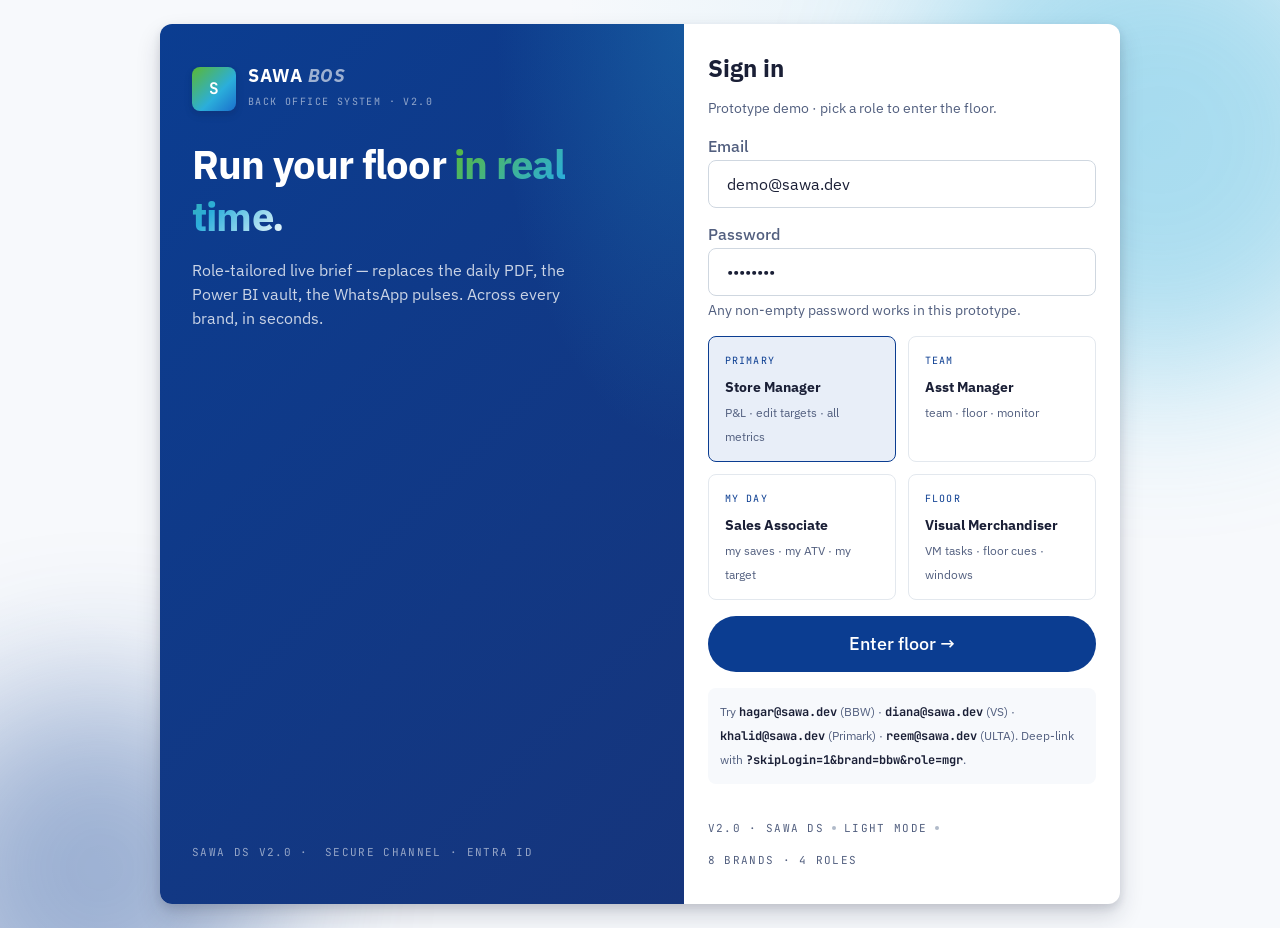
<file: index.html>
<!doctype html>
<html lang="en">
<head>
<meta charset="utf-8">
<meta name="viewport" content="width=device-width, initial-scale=1, viewport-fit=cover">
<title>SAWA BOS · v2.0 · Sawa DS</title>
<meta name="theme-color" content="#0B3D91">
<meta name="description" content="SAWA Back Office System · prototype v2.0 · rebuilt on the Sawa Design System v2.0 (Navy/Sky/Status/Neutral). Light mode. Single-file demo · 8 brands · 4 roles.">

<link rel="preconnect" href="https://fonts.googleapis.com">
<link rel="preconnect" href="https://fonts.gstatic.com" crossorigin>
<link href="https://fonts.googleapis.com/css2?family=IBM+Plex+Sans:wght@400;500;700&family=JetBrains+Mono:wght@400;500&display=swap" rel="stylesheet">

<style>
/* ════════════════════════════════════════════════════════════════════════
   SAWA Design System v2.0 — single-file CSS implementation
   Owner of source DS: Syed Zaheeruddin   ·   Light-mode build
   Architecture: Tier 1 primitives → Tier 2 semantic → Tier 3 component → Tier 4 brand-preserved
   ──────────────────────────────────────────────────────────────────────── */

/* ─── Tier 1 · Global primitives (raw hex, the only place hex is defined) ── */
:root {
  /* Primary (navy) */
  --p-primary:                   #0B3D91;
  --p-primary-30:                #7896C8;
  --p-primary-10:                #E8EEF8;
  --p-primary-hover:             #1A6FCC;
  --p-primary-pressed:           #082E70;

  /* Secondary (sky / info) */
  --p-secondary:                 #2BAEDB;
  --p-secondary-30:              #90D8F0;
  --p-secondary-10:              #E0F3FB;

  /* Service · status */
  --p-grass:                     #1FA84A;
  --p-grass-30:                  #90D2A4;
  --p-grass-10:                  #E6F4EB;
  --p-berry:                     #CF2A2A;
  --p-berry-30:                  #E89595;
  --p-berry-10:                  #FBE9E9;
  --p-amber:                     #C77800;
  --p-amber-30:                  #E5BC80;
  --p-amber-10:                  #FBF1DC;

  /* Neutral · cool-tinted greys (temperature-matched to navy) */
  --p-dark-grey:                 #1A1F36;
  --p-grey-80:                   #3F4A66;
  --p-grey-60:                   #525F7F;
  --p-grey-20:                   #8898AA;
  --p-grey-15:                   #B0BAC9;
  --p-grey-10:                   #CFD7E0;
  --p-grey-5:                    #F1F4F9;
  --p-divider:                   #E3E8EE;
  --p-white:                     #FFFFFF;
  --p-black:                     #000000;

  /* ─── Tier 2 · Semantic anchors (Light mode) ─── */
  --text-primary:                var(--p-dark-grey);
  --text-secondary:              var(--p-grey-60);
  --text-label:                  var(--p-grey-60);
  --text-placeholder:            var(--p-grey-15);
  --text-accent:                 var(--p-primary);
  --text-valid:                  var(--p-grass);
  --text-invalid:                var(--p-berry);
  --text-disabled:               var(--p-grey-15);
  --text-readonly:               var(--p-grey-20);
  --text-on-primary:             var(--p-white);

  --bg-1:                        var(--p-white);
  --bg-2:                        #F7F9FC;
  --bg-3:                        var(--p-primary-10);
  --bg-4:                        var(--p-secondary-10);
  --bg-5:                        var(--p-primary);
  --bg-canvas:                   #F7F9FC;
  --bg-sidebar:                  #FBFCFD;
  --bg-subtle:                   var(--p-grey-5);

  /* ─── Tier 3 · Component tokens ─── */
  --btn-primary-default:         var(--p-primary);
  --btn-primary-hover:            var(--p-primary-hover);
  --btn-primary-pressed:         var(--p-primary-pressed);
  --btn-primary-disabled:        var(--p-grey-15);
  --btn-secondary-stroke:        var(--p-primary);
  --btn-tertiary-hover-fill:     var(--p-grey-5);
  --btn-destructive:             var(--p-berry);

  --ctrl-active:                 var(--p-primary);
  --ctrl-active-hover:           var(--p-primary-30);
  --ctrl-active-disabled:        var(--p-grey-10);
  --ctrl-inactive:               var(--p-grey-10);

  --input-stroke:                var(--p-grey-10);
  --input-stroke-hover:          var(--p-grey-20);
  --input-stroke-focus:          var(--p-primary);
  --divider:                     var(--p-divider);

  /* Notifications · banner backgrounds */
  --notif-info:                  var(--p-primary-10);
  --notif-positive:              var(--p-grass-10);
  --notif-negative:              var(--p-berry-10);
  --notif-warning:               var(--p-amber-10);

  /* Chips · tags (Element/Chips/Actionable/Hover Str. interpreted) */
  --chip-bg:                     var(--p-grey-5);
  --chip-text:                   var(--p-grey-60);
  --chip-selected-bg:            var(--p-primary-10);
  --chip-selected-text:          var(--p-primary);
  --chip-actionable-hover:       #E3EAF5;

  /* ─── Tier 4 · Brand-preserved (no mode change, no Global consumption) ─── */
  --aura:                        #E71E6E;
  --aura-tier-2:                 #1175ED;
  --aura-tier-3:                 #662483;
  --alshaya-blue:                #28579E;
  --loyalty-hello:               #FEF1E8;
  --loyalty-silver:              #BDBDBD;
  --loyalty-gold:                #F3C41F;
  --loyalty-platinum:            #676E7A;
  --facebook:                    #1876F2;

  /* Sanctioned brand gradient (logo + Web sidebar active rail + progress) */
  --gradient-brand:              linear-gradient(135deg, #5BB833 0%, #2BAEDB 60%, #1A6FCC 100%);

  /* ─── Foundations · spacing (4pt grid) ─── */
  --space-0:                     0;
  --space-1:                     4px;
  --space-2:                     8px;
  --space-3:                     12px;
  --space-4:                     16px;
  --space-5:                     20px;
  --space-6:                     24px;
  --space-8:                     32px;
  --space-10:                    40px;
  --space-12:                    48px;

  /* ─── Foundations · radius ─── */
  --radius-none:                 0;
  --radius-sm:                   4px;
  --radius-md:                   8px;     /* default */
  --radius-lg:                   12px;
  --radius-pill:                 999px;   /* all buttons & toggles */

  /* ─── Foundations · elevation (navy-tinted real shadows) ─── */
  --elevation-0:                 none;
  --elevation-1:                 0 1px 2px rgba(26,31,54,.08), 0 1px 3px rgba(26,31,54,.10);
  --elevation-2:                 0 2px 4px rgba(26,31,54,.10), 0 4px 8px rgba(26,31,54,.12);
  --elevation-3:                 0 4px 8px rgba(26,31,54,.12), 0 12px 24px rgba(26,31,54,.16);
  --elevation-4:                 0 8px 16px rgba(26,31,54,.16), 0 24px 48px rgba(26,31,54,.20);

  /* ─── Foundations · motion ─── */
  --motion-fast:                 120ms;
  --motion-base:                 200ms;
  --motion-slow:                 320ms;
  --motion-ease:                 cubic-bezier(.2,.7,.3,1);

  /* ─── Foundations · focus ring ─── */
  --focus-ring-color:            var(--p-primary);
  --focus-ring-width:            2px;
  --focus-ring-offset:           2px;

  /* ─── Typography variables ─── */
  --font-sans:                   'IBM Plex Sans', system-ui, -apple-system, "Segoe UI", Roboto, sans-serif;
  --font-mono:                   'JetBrains Mono', ui-monospace, SFMono-Regular, Menlo, Consolas, monospace;
  --weight-regular:              400;
  --weight-medium:               500;
  --weight-bold:                 700;

  /* Brand accent (Tier 4 brand-preserved swap per brand) ── default AME (navy) */
  --brand-accent:                var(--p-primary);
  --brand-accent-soft:           var(--p-primary-10);
}

/* ─── Brand-preserved tints (one per brand · do NOT bleed into status) ─── */
body.brand-ame      { --brand-accent: #1F3B73; --brand-accent-soft: #E8EEF8; }
body.brand-bbw      { --brand-accent: var(--aura); --brand-accent-soft: #FCE4EE; }
body.brand-hm       { --brand-accent: #BE2424; --brand-accent-soft: #FBEAEA; }
body.brand-vs       { --brand-accent: #2A0F1A; --brand-accent-soft: #F5E1EA; }
body.brand-cos      { --brand-accent: #1A1A1A; --brand-accent-soft: #EFEDE9; }
body.brand-ct       { --brand-accent: #8B1B3E; --brand-accent-soft: #F8E3EB; }
body.brand-primark  { --brand-accent: #0F6B4E; --brand-accent-soft: #E3F1EA; }
body.brand-ulta     { --brand-accent: #007C77; --brand-accent-soft: #DDEFEE; }

/* ════════════════════════════════════════════════════════════════════════
   Reset + base
   ──────────────────────────────────────────────────────────────────────── */
*, *::before, *::after { box-sizing: border-box; }
html, body { margin: 0; padding: 0; }
html { -webkit-text-size-adjust: 100%; }
body {
  background: var(--bg-canvas);
  color: var(--text-primary);
  font-family: var(--font-sans);
  font-weight: var(--weight-regular);
  font-size: 16px;
  line-height: 24px;           /* paragraph.md default */
  -webkit-font-smoothing: antialiased;
  text-rendering: optimizeLegibility;
}
button, input, select, textarea { font: inherit; color: inherit; }
button { background: none; border: 0; padding: 0; cursor: pointer; }
a { color: var(--text-accent); text-decoration: none; }
[hidden] { display: none !important; }

/* Mono helpers */
.mono { font-family: var(--font-mono); font-variant-numeric: tabular-nums; }

/* Focus ring · keyboard-only */
:focus { outline: none; }
:focus-visible {
  outline: var(--focus-ring-width) solid var(--focus-ring-color);
  outline-offset: var(--focus-ring-offset);
}

/* Reduced motion */
@media (prefers-reduced-motion: reduce) {
  *, *::before, *::after { animation-duration: .001ms !important; animation-iteration-count: 1 !important; transition-duration: .001ms !important; scroll-behavior: auto !important; }
}

/* ════════════════════════════════════════════════════════════════════════
   Typography ramp
   ──────────────────────────────────────────────────────────────────────── */
.display-xs { font-size: 36px; line-height: 44px; font-weight: var(--weight-bold); }
.display-sm { font-size: 44px; line-height: 52px; font-weight: var(--weight-bold); }
.display-md { font-size: 52px; line-height: 64px; font-weight: var(--weight-bold); }
.heading-xs { font-size: 20px; line-height: 28px; font-weight: var(--weight-bold); }
.heading-sm { font-size: 24px; line-height: 32px; font-weight: var(--weight-bold); }
.heading-md { font-size: 28px; line-height: 36px; font-weight: var(--weight-bold); }
.heading-lg { font-size: 32px; line-height: 40px; font-weight: var(--weight-bold); letter-spacing: -.01em; }
.heading-xl { font-size: 36px; line-height: 44px; font-weight: var(--weight-bold); letter-spacing: -.015em; }
.heading-xxl{ font-size: 40px; line-height: 52px; font-weight: var(--weight-bold); letter-spacing: -.02em; }
.label-xs   { font-size: 12px; line-height: 16px; font-weight: var(--weight-medium); }
.label-sm   { font-size: 14px; line-height: 16px; font-weight: var(--weight-medium); }
.label-md   { font-size: 16px; line-height: 20px; font-weight: var(--weight-medium); }
.label-lg   { font-size: 18px; line-height: 24px; font-weight: var(--weight-medium); }
.paragraph-xs { font-size: 12px; line-height: 20px; font-weight: var(--weight-regular); }
.paragraph-sm { font-size: 14px; line-height: 20px; font-weight: var(--weight-regular); }
.paragraph-md { font-size: 16px; line-height: 24px; font-weight: var(--weight-regular); }
.paragraph-lg { font-size: 18px; line-height: 28px; font-weight: var(--weight-regular); }

/* ════════════════════════════════════════════════════════════════════════
   Components · Actions  (Category 2)
   ──────────────────────────────────────────────────────────────────────── */

.btn {
  display: inline-flex; align-items: center; justify-content: center;
  gap: var(--space-2);
  height: 48px;                  /* MD default · mobile */
  padding: 0 var(--space-5);
  border-radius: var(--radius-pill);   /* DS-locked pill geometry */
  font-family: var(--font-sans);
  font-weight: var(--weight-medium);
  font-size: 16px;               /* label.md */
  line-height: 20px;
  white-space: nowrap;
  background: transparent;
  color: var(--text-primary);
  border: 1px solid transparent;
  cursor: pointer;
  transition: background var(--motion-fast) var(--motion-ease),
              color var(--motion-fast) var(--motion-ease),
              border-color var(--motion-fast) var(--motion-ease),
              box-shadow var(--motion-fast) var(--motion-ease),
              transform var(--motion-fast) var(--motion-ease);
  user-select: none;
}
.btn:hover  { background: var(--btn-tertiary-hover-fill); }
.btn:active { transform: translateY(1px); }
.btn[disabled], .btn:disabled { cursor: not-allowed; opacity: .55; }

.btn-sm   { height: 40px; padding: 0 var(--space-4); font-size: 14px; line-height: 16px; }
.btn-xs   { height: 32px; padding: 0 var(--space-3); font-size: 14px; line-height: 16px; }
.btn-lg   { height: 56px; padding: 0 var(--space-6); font-size: 18px; line-height: 24px; }     /* label.lg · mobile / SCO */
.btn-block { width: 100%; }

.btn-primary {
  background: var(--btn-primary-default);
  color: var(--text-on-primary);
}
.btn-primary:hover    { background: var(--btn-primary-hover); }
.btn-primary:active   { background: var(--btn-primary-pressed); }
.btn-primary[disabled]{ background: var(--btn-primary-disabled); color: var(--text-on-primary); opacity: 1; }

.btn-secondary {
  background: transparent;
  color: var(--text-accent);
  border: 1px solid var(--btn-secondary-stroke);
}
.btn-secondary:hover { background: var(--p-primary-10); }
.btn-tertiary { color: var(--text-accent); }
.btn-tertiary:hover { background: var(--btn-tertiary-hover-fill); }
.btn-destructive { background: var(--btn-destructive); color: var(--text-on-primary); }
.btn-destructive:hover { background: #B41A1A; }

.btn-ghost { color: var(--text-secondary); }
.btn-ghost:hover { background: var(--bg-subtle); color: var(--text-primary); }

.icon-btn {
  display: inline-grid; place-items: center;
  width: 40px; height: 40px;
  border-radius: var(--radius-pill);
  color: var(--text-secondary);
  transition: background var(--motion-fast) var(--motion-ease), color var(--motion-fast) var(--motion-ease);
}
.icon-btn:hover { background: var(--btn-tertiary-hover-fill); color: var(--text-primary); }
.icon-btn.sm { width: 32px; height: 32px; }
.icon-btn.lg { width: 48px; height: 48px; }

.segmented {
  display: inline-flex;
  background: var(--bg-2);
  border-radius: var(--radius-pill);
  padding: 4px;
  gap: 2px;
}
.segmented > button {
  height: 32px; padding: 0 var(--space-4);
  border-radius: var(--radius-pill);
  font-size: 14px; font-weight: var(--weight-medium);
  color: var(--text-secondary);
  transition: background var(--motion-fast) var(--motion-ease), color var(--motion-fast) var(--motion-ease);
}
.segmented > button[aria-pressed="true"], .segmented > button.is-on {
  background: var(--p-white);
  color: var(--text-accent);
  box-shadow: var(--elevation-1);
}

.link { color: var(--text-accent); font-weight: var(--weight-medium); }
.link:hover { text-decoration: underline; }

.fab {
  position: fixed; bottom: calc(var(--space-12) + 64px); right: var(--space-5);
  height: 56px; min-width: 56px; padding: 0 var(--space-5);
  border-radius: var(--radius-pill);
  background: var(--btn-primary-default);
  color: var(--text-on-primary);
  box-shadow: var(--elevation-3);
  display: inline-flex; align-items: center; gap: var(--space-2);
  font-weight: var(--weight-medium);
}
.fab:hover { background: var(--btn-primary-hover); }

/* ════════════════════════════════════════════════════════════════════════
   Components · Inputs / Forms  (Category 3)
   ──────────────────────────────────────────────────────────────────────── */

.field {
  display: flex; flex-direction: column; gap: var(--space-1);
}
.field > .field-lbl {
  font-size: 16px; line-height: 20px; font-weight: var(--weight-medium);
  color: var(--text-label);
}
.field > .field-ctrl {
  position: relative;
  display: flex; align-items: center;
  height: 48px;
  padding: 0 var(--space-4);
  background: var(--bg-1);
  border: 1px solid var(--input-stroke);
  border-radius: var(--radius-md);
  transition: border-color var(--motion-fast) var(--motion-ease), box-shadow var(--motion-fast) var(--motion-ease);
}
.field > .field-ctrl:hover { border-color: var(--input-stroke-hover); }
.field > .field-ctrl:focus-within {
  border-color: var(--input-stroke-focus);
  box-shadow: 0 0 0 3px rgba(11,61,145,.10);
  outline: none;
}
.field input, .field select, .field textarea {
  width: 100%;
  border: 0; outline: none; background: transparent;
  font-family: var(--font-sans);
  font-size: 16px; line-height: 24px;
  color: var(--text-primary);
}
.field input::placeholder { color: var(--text-placeholder); }
.field.mono input, .field input.mono { font-family: var(--font-mono); }
.field .affix { color: var(--text-secondary); font-size: 14px; }
.field-help { font-size: 14px; line-height: 20px; color: var(--text-secondary); }
.field.is-error > .field-ctrl { border-color: var(--text-invalid); }
.field.is-error .field-help { color: var(--text-invalid); }

.select {
  height: 48px; padding: 0 var(--space-4);
  background: var(--bg-1);
  border: 1px solid var(--input-stroke);
  border-radius: var(--radius-md);
  font-size: 14px; line-height: 20px;
  color: var(--text-primary);
  -webkit-appearance: none; appearance: none;
  background-image: url("data:image/svg+xml;utf8,<svg xmlns='http://www.w3.org/2000/svg' width='12' height='12' viewBox='0 0 12 12'><path d='M2 4l4 4 4-4' fill='none' stroke='%23525F7F' stroke-width='1.5' stroke-linecap='round' stroke-linejoin='round'/></svg>");
  background-repeat: no-repeat;
  background-position: right 12px center;
  background-size: 12px 12px;
  padding-right: 32px;
  cursor: pointer;
}
.select:hover  { border-color: var(--input-stroke-hover); }
.select:focus  { border-color: var(--input-stroke-focus); box-shadow: 0 0 0 3px rgba(11,61,145,.10); }

.checkbox, .radio {
  display: inline-flex; align-items: center; gap: var(--space-2);
  cursor: pointer; user-select: none;
}
.checkbox input, .radio input { accent-color: var(--ctrl-active); width: 18px; height: 18px; }

.switch { display: inline-flex; align-items: center; cursor: pointer; }
.switch > input { position: absolute; opacity: 0; pointer-events: none; }
.switch > .track {
  width: 40px; height: 24px;
  background: var(--ctrl-inactive);
  border-radius: var(--radius-pill);
  position: relative; transition: background var(--motion-base) var(--motion-ease);
}
.switch > .track::after {
  content: ''; position: absolute; top: 2px; left: 2px;
  width: 20px; height: 20px; border-radius: 50%;
  background: var(--p-white); box-shadow: var(--elevation-1);
  transition: transform var(--motion-base) var(--motion-ease);
}
.switch > input:checked + .track { background: var(--ctrl-active); }
.switch > input:checked + .track::after { transform: translateX(16px); }

.stepper {
  display: inline-flex; align-items: stretch;
  border: 1px solid var(--input-stroke);
  border-radius: var(--radius-md);
  overflow: hidden;
  background: var(--bg-1);
}
.stepper > button {
  width: 40px; height: 40px;
  color: var(--text-secondary);
}
.stepper > button:hover { background: var(--bg-subtle); }
.stepper > .v {
  min-width: 56px; text-align: center;
  font-family: var(--font-mono);
  font-weight: var(--weight-medium);
  display: grid; place-items: center;
  border-left: 1px solid var(--input-stroke);
  border-right: 1px solid var(--input-stroke);
}

.search-inp {
  display: flex; align-items: center; gap: var(--space-2);
  height: 48px; padding: 0 var(--space-4);
  background: var(--bg-1);
  border: 1px solid var(--input-stroke);
  border-radius: var(--radius-md);
  flex: 1;
  transition: border-color var(--motion-fast) var(--motion-ease);
}
.search-inp:focus-within { border-color: var(--input-stroke-focus); box-shadow: 0 0 0 3px rgba(11,61,145,.10); }
.search-inp input { width: 100%; border: 0; outline: none; background: transparent; font-size: 14px; line-height: 20px; }
.search-inp .ic { color: var(--text-secondary); }

/* ════════════════════════════════════════════════════════════════════════
   Components · Containers (Category 4)
   ──────────────────────────────────────────────────────────────────────── */

.card {
  background: var(--bg-1);
  border: 1px solid var(--divider);
  border-radius: var(--radius-md);
  box-shadow: var(--elevation-1);
  padding: var(--space-5);
}
.card-lg { border-radius: var(--radius-lg); padding: var(--space-6); }
.card-hd {
  display: flex; align-items: flex-start; justify-content: space-between;
  gap: var(--space-4);
  margin-bottom: var(--space-4);
  min-width: 0;
  flex-wrap: wrap;
}
.card-hd > * { min-width: 0; }
.card-hd .title { font-size: 18px; line-height: 24px; font-weight: var(--weight-bold); color: var(--text-primary); }
.card-hd .meta  { font-family: var(--font-mono); font-size: 12px; color: var(--text-secondary); text-transform: uppercase; letter-spacing: .08em; white-space: nowrap; }

.surface { background: var(--bg-1); border: 1px solid var(--divider); border-radius: var(--radius-md); }
.panel   { background: var(--bg-2); border-radius: var(--radius-md); padding: var(--space-5); }

.message-card {
  display: grid; grid-template-columns: 24px 1fr; gap: var(--space-3);
  padding: var(--space-4) var(--space-5);
  border-radius: var(--radius-md);
  border: 1px solid var(--divider);
  background: var(--bg-2);
}
.message-card.info       { background: var(--notif-info); border-color: var(--p-primary-10); }
.message-card.positive   { background: var(--notif-positive); border-color: var(--p-grass-10); }
.message-card.warning    { background: var(--notif-warning); border-color: var(--p-amber-10); }
.message-card.negative   { background: var(--notif-negative); border-color: var(--p-berry-10); }
.message-card .mc-icon   { font-family: var(--font-mono); font-weight: var(--weight-bold); display: grid; place-items: center; }
.message-card.info .mc-icon     { color: var(--p-primary); }
.message-card.positive .mc-icon { color: var(--p-grass); }
.message-card.warning .mc-icon  { color: var(--p-amber); }
.message-card.negative .mc-icon { color: var(--p-berry); }
.message-card .mc-title  { font-weight: var(--weight-bold); font-size: 16px; line-height: 20px; }
.message-card .mc-body   { font-size: 14px; line-height: 20px; color: var(--text-secondary); margin-top: 2px; }

/* ════════════════════════════════════════════════════════════════════════
   Components · Sheet / Modal (Category 4)
   ──────────────────────────────────────────────────────────────────────── */

.sheet {
  position: fixed; inset: 0; z-index: 9000;
  display: flex; align-items: flex-end; justify-content: center;
}
.sheet[hidden] { display: none; }
.sheet > .scrim {
  position: absolute; inset: 0;
  background: rgba(26,31,54,.40);
  opacity: 0;
  transition: opacity var(--motion-base) var(--motion-ease);
}
.sheet.is-open > .scrim { opacity: 1; }
.sheet > .sheet-card {
  position: relative; z-index: 1;
  width: 100%; max-width: 560px;
  background: var(--bg-1);
  border-top-left-radius: var(--radius-lg);
  border-top-right-radius: var(--radius-lg);
  box-shadow: var(--elevation-3);
  padding: var(--space-6);
  transform: translateY(24px);
  opacity: 0;
  transition: transform var(--motion-base) var(--motion-ease), opacity var(--motion-base) var(--motion-ease);
}
.sheet.is-open > .sheet-card { transform: translateY(0); opacity: 1; }
@media (min-width: 768px) {
  .sheet { align-items: center; }
  .sheet > .sheet-card { border-radius: var(--radius-lg); }
}
.sheet-grip { width: 36px; height: 4px; background: var(--p-grey-10); border-radius: var(--radius-pill); margin: 0 auto var(--space-4); }
.sheet-title { font-size: 24px; line-height: 32px; font-weight: var(--weight-bold); }
.sheet-sub { font-size: 14px; color: var(--text-secondary); margin-top: var(--space-1); margin-bottom: var(--space-5); }
.sheet-actions { display: flex; gap: var(--space-3); justify-content: flex-end; margin-top: var(--space-5); }
.sheet-close-x {
  position: absolute; top: var(--space-4); right: var(--space-4);
  width: 32px; height: 32px;
  display: grid; place-items: center;
  border-radius: var(--radius-pill);
  color: var(--text-secondary);
}
.sheet-close-x:hover { background: var(--btn-tertiary-hover-fill); color: var(--text-primary); }

.modal { position: fixed; inset: 0; z-index: 9000; display: grid; place-items: center; }
.modal[hidden] { display: none; }
.modal > .scrim { position: absolute; inset: 0; background: rgba(26,31,54,.45); }
.modal > .dialog {
  position: relative; z-index: 1;
  background: var(--bg-1);
  border-radius: var(--radius-lg);
  box-shadow: var(--elevation-4);
  width: min(560px, calc(100vw - 32px));
  padding: var(--space-6);
}

/* ════════════════════════════════════════════════════════════════════════
   Components · Data Display (Category 5)
   ──────────────────────────────────────────────────────────────────────── */

.tag {
  display: inline-flex; align-items: center; gap: 6px;
  height: 22px; padding: 0 var(--space-2);
  border-radius: var(--radius-sm);
  font-size: 12px; line-height: 16px; font-weight: var(--weight-medium);
  letter-spacing: .02em;
}
.tag.neutral   { background: var(--p-grey-5); color: var(--p-grey-60); }
.tag.info      { background: var(--notif-info); color: var(--p-primary); }
.tag.positive  { background: var(--notif-positive); color: var(--p-grass); }
.tag.negative  { background: var(--notif-negative); color: var(--p-berry); }
.tag.warning   { background: var(--notif-warning); color: var(--p-amber); }
.tag.aura      { background: var(--aura); color: var(--p-white); }
.tag .dot      { width: 6px; height: 6px; border-radius: 50%; background: currentColor; }
.tag.live::before { content: ''; width: 6px; height: 6px; border-radius: 50%; background: var(--p-grass); margin-right: 4px; box-shadow: 0 0 0 3px rgba(31,168,74,.15); animation: pulse 1.6s ease-in-out infinite; }
@keyframes pulse { 0%,100% { transform: scale(1); opacity: 1; } 50% { transform: scale(.85); opacity: .6; } }

.chip {
  display: inline-flex; align-items: center; gap: var(--space-2);
  height: 36px; padding: 0 var(--space-4);
  border-radius: var(--radius-pill);
  background: var(--chip-bg);
  color: var(--chip-text);
  border: 1px solid transparent;
  font-size: 14px; font-weight: var(--weight-medium);
  cursor: pointer;
  transition: background var(--motion-fast) var(--motion-ease), color var(--motion-fast) var(--motion-ease), border-color var(--motion-fast) var(--motion-ease);
  white-space: nowrap;
}
.chip:hover { background: var(--chip-actionable-hover); color: var(--text-primary); }
.chip[aria-pressed="true"], .chip.is-on, .chip[aria-current="true"] {
  background: var(--chip-selected-bg);
  color: var(--chip-selected-text);
  border-color: var(--p-primary-30);
}
.chip > .chip-dot { width: 8px; height: 8px; border-radius: 50%; background: var(--brand-accent); }
.chip-group { display: inline-flex; flex-wrap: wrap; gap: var(--space-2); align-items: center; }

.badge {
  display: inline-grid; place-items: center;
  min-width: 18px; height: 18px;
  padding: 0 5px;
  font-family: var(--font-mono); font-size: 11px; font-weight: var(--weight-medium);
  background: var(--p-berry); color: var(--p-white);
  border-radius: var(--radius-pill);
}

.kpi {
  background: var(--bg-1);
  border: 1px solid var(--divider);
  border-radius: var(--radius-md);
  padding: var(--space-5);
  display: flex; flex-direction: column; gap: var(--space-2);
  box-shadow: var(--elevation-1);
  min-width: 0;
  overflow: hidden;
}
.kpi > * { min-width: 0; }
.kpi .lbl { font-size: 14px; color: var(--text-secondary); font-weight: var(--weight-medium); letter-spacing: .02em; white-space: nowrap; overflow: hidden; text-overflow: ellipsis; }
.kpi .val {
  font-family: var(--font-mono);
  font-size: 28px; line-height: 36px; font-weight: var(--weight-medium);
  color: var(--text-primary);
  font-variant-numeric: tabular-nums;
  white-space: nowrap; overflow: hidden; text-overflow: ellipsis;
}
.kpi .val .unit { font-size: 13px; color: var(--text-secondary); margin-left: var(--space-1); font-weight: var(--weight-regular); }
.kpi .val .pre  { font-size: 14px; color: var(--text-secondary); margin-right: 6px; }
.kpi .foot { font-size: 13px; color: var(--text-secondary); display: flex; gap: var(--space-2); align-items: center; flex-wrap: wrap; }
@media (max-width: 600px) {
  .kpi { padding: var(--space-4); }
  .kpi .val { font-size: 24px; line-height: 30px; }
}
.kpi.accent-info     { border-left: 3px solid var(--p-secondary); }
.kpi.accent-success  { border-left: 3px solid var(--p-grass); }
.kpi.accent-warning  { border-left: 3px solid var(--p-amber); }
.kpi.accent-negative { border-left: 3px solid var(--p-berry); }
.kpi.accent-brand    { border-left: 3px solid var(--brand-accent); }

.delta-pos { color: var(--text-valid); font-weight: var(--weight-medium); font-family: var(--font-mono); }
.delta-neg { color: var(--text-invalid); font-weight: var(--weight-medium); font-family: var(--font-mono); }

.progress { width: 100%; height: 8px; background: var(--p-grey-5); border-radius: var(--radius-pill); overflow: hidden; }
.progress > i { display: block; height: 100%; background: var(--gradient-brand); border-radius: var(--radius-pill); transition: width var(--motion-slow) var(--motion-ease); }
.progress.solid > i { background: var(--ctrl-active); }
.progress.thin { height: 4px; }
.progress.thick { height: 12px; }

.list { display: flex; flex-direction: column; }
.list > .list-row {
  display: grid;
  grid-template-columns: auto 1fr auto;
  gap: var(--space-3);
  align-items: center;
  padding: var(--space-3) var(--space-2);
  border-bottom: 1px solid var(--divider);
  transition: background var(--motion-fast) var(--motion-ease);
}
.list > .list-row:last-child { border-bottom: 0; }
.list > .list-row:hover { background: var(--bg-subtle); }

.avatar {
  width: 40px; height: 40px;
  border-radius: 50%;
  background: var(--p-grey-15);
  color: var(--p-white);
  display: grid; place-items: center;
  font-weight: var(--weight-medium);
  font-size: 14px;
}
.avatar.sm { width: 28px; height: 28px; font-size: 12px; }
.avatar.lg { width: 56px; height: 56px; font-size: 18px; }

.table {
  width: 100%;
  border-collapse: separate;
  border-spacing: 0;
  font-size: 14px;
}
.table thead th {
  text-align: left;
  background: var(--bg-2);
  padding: var(--space-3) var(--space-4);
  font-weight: var(--weight-medium);
  font-size: 13px;
  color: var(--text-secondary);
  letter-spacing: .02em;
  border-bottom: 1px solid var(--divider);
  white-space: nowrap;
}
.table thead th .sm { display: block; font-family: var(--font-mono); font-size: 10px; color: var(--text-readonly); margin-top: 2px; text-transform: uppercase; letter-spacing: .1em; white-space: normal; }
.table tbody td {
  padding: var(--space-3) var(--space-4);
  border-bottom: 1px solid var(--divider);
  font-family: var(--font-mono);
  color: var(--text-primary);
  font-variant-numeric: tabular-nums;
  white-space: nowrap;
}
.table tbody td:first-child {
  font-family: var(--font-sans);
  font-weight: var(--weight-medium);
  color: var(--text-primary);
}
.table tbody tr.now td { background: var(--p-secondary-10); }
.table tbody tr.future td { color: var(--text-disabled); }
.table tfoot td {
  padding: var(--space-3) var(--space-4);
  font-family: var(--font-mono);
  font-weight: var(--weight-medium);
  background: var(--bg-subtle);
  border-top: 2px solid var(--divider);
}
.table tfoot td:first-child { font-family: var(--font-sans); }

/* ════════════════════════════════════════════════════════════════════════
   Components · Feedback (Category 6)
   ──────────────────────────────────────────────────────────────────────── */

.banner {
  display: grid; grid-template-columns: 24px 1fr auto; gap: var(--space-3);
  padding: var(--space-3) var(--space-4);
  border-radius: var(--radius-md);
  font-size: 14px; line-height: 20px;
}
.banner.info     { background: var(--notif-info);     color: var(--p-primary); }
.banner.positive { background: var(--notif-positive); color: var(--p-grass); }
.banner.warning  { background: var(--notif-warning);  color: var(--p-amber); }
.banner.negative { background: var(--notif-negative); color: var(--p-berry); }

.toast-stack {
  position: fixed; left: 50%; bottom: calc(var(--space-12) + 72px);
  transform: translateX(-50%);
  display: flex; flex-direction: column-reverse; gap: var(--space-2);
  z-index: 11000;
  pointer-events: none;
}
@media (min-width: 768px) { .toast-stack { left: auto; right: var(--space-6); transform: none; bottom: var(--space-6); } }

.toast {
  pointer-events: auto;
  display: inline-flex; align-items: center; gap: var(--space-3);
  background: var(--p-dark-grey);
  color: var(--p-white);
  border-radius: var(--radius-pill);
  padding: var(--space-3) var(--space-5);
  box-shadow: var(--elevation-3);
  font-size: 14px;
  opacity: 0; transform: translateY(8px);
  transition: opacity var(--motion-base) var(--motion-ease), transform var(--motion-base) var(--motion-ease);
}
.toast.is-on { opacity: 1; transform: translateY(0); }
.toast .kicker { font-family: var(--font-mono); font-size: 11px; text-transform: uppercase; letter-spacing: .12em; color: var(--p-secondary-30); }

.spinner {
  width: 20px; height: 20px;
  border: 2px solid var(--p-grey-10);
  border-top-color: var(--p-primary);
  border-radius: 50%;
  animation: spin 800ms linear infinite;
}
@keyframes spin { to { transform: rotate(360deg); } }

.skeleton {
  background: linear-gradient(90deg, var(--p-grey-5), #E7ECF3, var(--p-grey-5));
  background-size: 400% 100%;
  animation: shimmer 1.4s linear infinite;
  border-radius: var(--radius-md);
}
@keyframes shimmer { 0% { background-position: 100% 0; } 100% { background-position: 0 0; } }

.empty {
  text-align: center; padding: var(--space-10) var(--space-5);
  color: var(--text-secondary);
}
.empty .ic { font-size: 40px; color: var(--p-grey-15); margin-bottom: var(--space-3); }
.empty .t  { font-weight: var(--weight-bold); color: var(--text-primary); margin-bottom: var(--space-1); }

/* Steps · used in fitting room request etc */
.steps { display: flex; align-items: center; gap: var(--space-2); }
.step { display: flex; align-items: center; gap: var(--space-2); font-size: 13px; color: var(--text-secondary); }
.step .node { width: 18px; height: 18px; border-radius: 50%; background: var(--p-grey-10); display: grid; place-items: center; color: var(--p-white); font-size: 11px; }
.step.current .node { background: var(--p-secondary); }
.step.done .node    { background: var(--p-grass); }
.step.error .node   { background: var(--p-berry); }

/* ════════════════════════════════════════════════════════════════════════
   Components · Navigation (Category 7)
   ──────────────────────────────────────────────────────────────────────── */

/* Universal min-width:0 safety net for flex/grid children that contain
   text/grids. Prevents children inheriting min-width:auto from collapsing
   parents because of long unbreakable content. */
.app-shell, .app-shell > *,
.app-main, .app-main > *,
.topbar, .topbar > *,
.page-header, .page-header > *,
.view-padding, .view-padding > *,
.view, .view > *,
.view-head, .view-head > *,
.kpi, .card, .panel, .surface,
.channel, .channel > *,
.aura-card, .aura-card > *,
.tc-row, .tc-row > *, .ts-row, .ts-row > *,
.team-row, .team-row > *,
.list, .list > *,
.ai-list, .ai-item, .ai-item > *,
.chart, .chart > * { min-width: 0; }

/* Allow tables to overflow-scroll inside their wrapper instead of forcing
   the parent grid open. */
.seg-wrap { min-width: 0; overflow-x: auto; }

.topbar {
  position: sticky; top: 0; z-index: 50;
  background: var(--bg-1);
  border-bottom: 1px solid var(--divider);
  display: flex; align-items: center;
  gap: var(--space-4);
  padding: var(--space-3) var(--space-5);
  min-width: 0;
}
.topbar .context { display: flex; flex-direction: column; gap: 2px; min-width: 0; flex: 1 1 auto; }
.topbar .crumb {
  font-size: 12px; color: var(--text-secondary);
  font-family: var(--font-mono); letter-spacing: .08em; text-transform: uppercase;
  white-space: nowrap; overflow: hidden; text-overflow: ellipsis;
  min-width: 0;
}
.topbar .crumb .live-pip { display: inline-block; width: 8px; height: 8px; border-radius: 50%; background: var(--p-grass); margin-right: 6px; vertical-align: middle; }
.topbar .title {
  font-size: 22px; line-height: 28px; font-weight: var(--weight-bold);
  color: var(--text-primary);
  white-space: nowrap; overflow: hidden; text-overflow: ellipsis;
  min-width: 0;
}
.topbar .version-stamp {
  font-family: var(--font-mono); font-size: 11px; color: var(--text-secondary);
  text-transform: uppercase; letter-spacing: .12em;
  padding: 4px 10px; background: var(--bg-2); border-radius: var(--radius-pill);
  white-space: nowrap; flex: 0 0 auto;
}
.topbar .nav-toggle {
  display: none;
  width: 36px; height: 36px;
  border-radius: var(--radius-md);
  align-items: center; justify-content: center;
  color: var(--text-secondary);
  flex: 0 0 auto;
}
.topbar .nav-toggle:hover { background: var(--bg-subtle); color: var(--text-primary); }

@media (max-width: 1023px) {
  .topbar .nav-toggle { display: inline-flex; }
  .topbar .title { font-size: 20px; line-height: 26px; }
}
@media (max-width: 600px) {
  .topbar { padding: var(--space-3) var(--space-4); gap: var(--space-3); }
  .topbar .title { font-size: 18px; line-height: 24px; }
  .topbar .crumb { font-size: 11px; letter-spacing: .06em; }
}

/* ─── Page header (brand + role filter strip below the topbar) ─── */
.page-header {
  background: var(--bg-1);
  border-bottom: 1px solid var(--divider);
  padding: var(--space-3) var(--space-5);
  display: flex; flex-wrap: wrap;
  gap: var(--space-3) var(--space-5);
  align-items: center;
  min-width: 0;
}
.page-header .filter-group {
  display: flex; align-items: center; gap: var(--space-3);
  flex-wrap: wrap;
  min-width: 0;
}
.page-header .filter-group > .filter-lbl {
  font-size: 11px; color: var(--text-secondary);
  font-family: var(--font-mono); letter-spacing: .14em;
  text-transform: uppercase;
  flex: 0 0 auto;
}
.page-header .filter-group > .chip-group {
  display: inline-flex; flex-wrap: wrap;
  gap: 6px;
  min-width: 0;
}
.page-header .chip {
  height: 30px; padding: 0 var(--space-3); font-size: 12px;
  white-space: nowrap; flex: 0 0 auto;
}
.page-header .chip .chip-dot { width: 6px; height: 6px; }
@media (max-width: 600px) {
  .page-header { padding: var(--space-3) var(--space-4); gap: var(--space-2) var(--space-3); }
  .page-header .filter-group { gap: var(--space-2); }
  .page-header .chip { height: 28px; padding: 0 10px; font-size: 11px; }
}

.navrail {
  background: var(--bg-sidebar);
  border-right: 1px solid var(--divider);
  display: flex; flex-direction: column;
  padding: var(--space-5) var(--space-3);
  gap: var(--space-3);
  position: sticky; top: 0;
  height: 100vh;
  width: 240px;
  flex-shrink: 0;
  overflow-y: auto;
}
.navrail .brand-mark {
  display: flex; align-items: center; gap: var(--space-3);
  padding: 0 var(--space-2) var(--space-3);
  border-bottom: 1px solid var(--divider);
}
.navrail .brand-mark .logo-mark {
  width: 36px; height: 36px; border-radius: var(--radius-md);
  background: var(--gradient-brand);
  color: var(--p-white);
  display: grid; place-items: center;
  font-weight: var(--weight-bold);
  font-family: var(--font-mono);
  box-shadow: var(--elevation-2);
}
.navrail .brand-mark .nm { font-weight: var(--weight-bold); font-size: 15px; letter-spacing: .03em; }
.navrail .brand-mark .nm em { color: var(--text-secondary); font-style: italic; font-weight: var(--weight-medium); }
.navrail .brand-mark .sub { font-size: 11px; color: var(--text-secondary); font-family: var(--font-mono); text-transform: uppercase; letter-spacing: .14em; margin-top: 2px; }

.navrail .user-block { padding: 0 var(--space-2) var(--space-3); border-bottom: 1px solid var(--divider); }
.navrail .user-block .who { font-weight: var(--weight-bold); font-size: 15px; }
.navrail .user-block .ctx { font-size: 12px; color: var(--text-secondary); margin-top: 2px; }
.navrail .group-label { font-size: 11px; color: var(--text-secondary); font-family: var(--font-mono); letter-spacing: .14em; text-transform: uppercase; padding: var(--space-2) var(--space-3); }
.navrail .nav-items { display: flex; flex-direction: column; gap: 2px; }
.navrail button.nav-item {
  display: flex; align-items: center; gap: var(--space-3);
  padding: var(--space-3) var(--space-4);
  border-radius: var(--radius-md);
  color: var(--text-secondary);
  font-weight: var(--weight-medium);
  font-size: 14px;
  text-align: left;
  position: relative;
  transition: background var(--motion-fast) var(--motion-ease), color var(--motion-fast) var(--motion-ease);
}
.navrail button.nav-item:hover { background: var(--bg-subtle); color: var(--text-primary); }
.navrail button.nav-item.is-active {
  background: var(--p-primary-10);
  color: var(--p-primary);
}
.navrail button.nav-item.is-active::before {
  content: ''; position: absolute; left: 0; top: 8px; bottom: 8px;
  width: 3px; border-radius: 0 3px 3px 0;
  background: var(--gradient-brand);
}
.navrail .ic { width: 18px; height: 18px; }
.navrail .foot {
  margin-top: auto;
  padding: var(--space-3);
  border-top: 1px solid var(--divider);
  font-size: 11px; color: var(--text-secondary);
  font-family: var(--font-mono); letter-spacing: .08em; text-transform: uppercase;
  display: flex; flex-direction: column; gap: 4px;
}

@media (max-width: 1023px) {
  .navrail { display: none; }
}

.tabbar {
  display: none;
  position: sticky; bottom: 0; left: 0; right: 0;
  background: var(--bg-1);
  border-top: 1px solid var(--divider);
  padding: var(--space-2) var(--space-3) calc(var(--space-2) + env(safe-area-inset-bottom));
  z-index: 60;
  grid-template-columns: repeat(5, 1fr);
  gap: var(--space-1);
}
.tabbar button {
  display: flex; flex-direction: column; align-items: center; gap: 2px;
  padding: var(--space-2) 0;
  color: var(--text-secondary);
  font-size: 11px;
  font-weight: var(--weight-medium);
  border-radius: var(--radius-md);
}
.tabbar button.is-active, .tabbar button[aria-current="page"] {
  color: var(--p-primary);
}
.tabbar button .ic { width: 22px; height: 22px; }
@media (max-width: 1023px) { .tabbar { display: grid; } }

/* Breadcrumb */
.breadcrumb { display: flex; align-items: center; gap: var(--space-2); font-size: 13px; color: var(--text-secondary); }
.breadcrumb .sep { color: var(--text-disabled); }
.breadcrumb .current { color: var(--text-primary); font-weight: var(--weight-medium); }

/* ════════════════════════════════════════════════════════════════════════
   App shell · layout
   ──────────────────────────────────────────────────────────────────────── */

.app-shell { display: flex; min-height: 100vh; min-width: 0; }
.app-main { flex: 1 1 0%; min-width: 0; display: flex; flex-direction: column; padding-bottom: 0; }
@media (max-width: 1023px) { .app-main { padding-bottom: 72px; } }

.view-padding { padding: var(--space-6) var(--space-6) var(--space-12); max-width: 1280px; margin: 0 auto; width: 100%; min-width: 0; }
@media (max-width: 1023px) { .view-padding { padding: var(--space-5) var(--space-5) var(--space-10); } }
@media (max-width: 600px) { .view-padding { padding: var(--space-4) var(--space-4) var(--space-8); } }

.view { display: none; animation: fadeIn var(--motion-base) var(--motion-ease); }
.view.is-active { display: block; }
@keyframes fadeIn { from { opacity: 0; transform: translateY(8px); } to { opacity: 1; transform: translateY(0); } }

.view-head {
  display: flex; align-items: flex-end; justify-content: space-between;
  gap: var(--space-4);
  margin-bottom: var(--space-6);
  flex-wrap: wrap;
  min-width: 0;
}
.view-head > * { min-width: 0; }
.view-head .ttl { font-size: 32px; line-height: 40px; font-weight: var(--weight-bold); letter-spacing: -.01em; }
.view-head .sub { font-size: 14px; color: var(--text-secondary); margin-top: 4px; display: flex; gap: 6px; align-items: center; flex-wrap: wrap; }
.view-head .sub b { color: var(--text-primary); font-weight: var(--weight-medium); }
.view-head .filters { display: flex; gap: var(--space-2); align-items: center; flex-wrap: wrap; }
@media (max-width: 600px) {
  .view-head .ttl { font-size: 26px; line-height: 32px; }
}

.section-h { display: flex; align-items: baseline; justify-content: space-between; gap: var(--space-4); margin: var(--space-6) 0 var(--space-3); }
.section-h .l { font-size: 18px; font-weight: var(--weight-bold); }
.section-h .r { font-size: 12px; font-family: var(--font-mono); color: var(--text-secondary); text-transform: uppercase; letter-spacing: .08em; }

.grid { display: grid; gap: var(--space-4); min-width: 0; }
.grid-2 { grid-template-columns: repeat(2, minmax(0, 1fr)); }
.grid-3 { grid-template-columns: repeat(3, minmax(0, 1fr)); }
.grid-4 { grid-template-columns: repeat(4, minmax(0, 1fr)); }
.grid > * { min-width: 0; }
@media (max-width: 1023px) { .grid-4 { grid-template-columns: repeat(2, minmax(0, 1fr)); } .grid-3 { grid-template-columns: repeat(2, minmax(0, 1fr)); } .grid-2 { grid-template-columns: repeat(2, minmax(0, 1fr)); } }
@media (max-width: 720px)  { .grid-4, .grid-3, .grid-2 { grid-template-columns: 1fr; } }

/* AI brief card */
.ai-list { display: flex; flex-direction: column; gap: var(--space-3); }
.ai-item { padding: var(--space-3); border-radius: var(--radius-md); background: var(--bg-2); }
.ai-item.lead { background: var(--p-primary-10); border-left: 3px solid var(--p-primary); }
.ai-item .h { display: flex; align-items: center; justify-content: space-between; margin-bottom: var(--space-1); gap: var(--space-3); flex-wrap: wrap; }
.ai-item .time { font-family: var(--font-mono); font-size: 11px; color: var(--text-secondary); text-transform: uppercase; letter-spacing: .12em; }
.ai-item .time .live-pip { display: inline-block; width: 6px; height: 6px; border-radius: 50%; background: var(--p-grass); margin-right: 4px; vertical-align: middle; box-shadow: 0 0 0 3px rgba(31,168,74,.2); }
.ai-item .msg { font-size: 14px; line-height: 20px; color: var(--text-primary); }
.ai-item .msg b { font-weight: var(--weight-bold); }
.ai-item .msg em.num.neg { font-family: var(--font-mono); color: var(--text-invalid); font-style: normal; font-weight: var(--weight-medium); }
.ai-item .msg em.num.pos { font-family: var(--font-mono); color: var(--text-valid); font-style: normal; font-weight: var(--weight-medium); }
.ai-item .msg em.num.pct { font-family: var(--font-mono); font-style: normal; font-weight: var(--weight-medium); }
.ai-item .msg em.num.aed { font-family: var(--font-mono); font-style: normal; font-weight: var(--weight-medium); }
.ai-item .msg em.num.t   { font-family: var(--font-mono); font-style: normal; font-size: 13px; }
.ai-item .msg em.num.aed .cur { font-size: 11px; color: var(--text-secondary); margin-right: 2px; letter-spacing: .04em; }

/* Hourly bars chart */
.chart-card { display: flex; flex-direction: column; gap: var(--space-3); }
.chart {
  display: grid;
  grid-template-columns: 32px 1fr;
  grid-template-rows: 1fr auto;
  gap: var(--space-2);
  height: 200px;
}
.chart .y { display: flex; flex-direction: column; justify-content: space-between; font-family: var(--font-mono); font-size: 11px; color: var(--text-secondary); padding-right: 4px; text-align: right; }
.chart .bars { display: flex; align-items: flex-end; gap: 4px; padding: 0; border-bottom: 1px dashed var(--divider); }
.chart .bars > .bar { flex: 1; min-width: 6px; background: var(--p-primary-30); border-radius: var(--radius-sm) var(--radius-sm) 0 0; transition: height var(--motion-slow) var(--motion-ease); }
.chart .bars > .bar.now { background: var(--p-primary); }
.chart .bars > .bar.dim { background: var(--p-grey-10); }
.chart .x { grid-column: 2; display: flex; justify-content: space-between; font-family: var(--font-mono); font-size: 10px; color: var(--text-secondary); padding-top: 4px; }

/* Channels rail (chips) */
.channels { display: grid; grid-template-columns: repeat(5, minmax(0, 1fr)); gap: var(--space-3); min-width: 0; }
.channels > * { min-width: 0; }
@media (max-width: 1023px) { .channels { grid-template-columns: repeat(3, minmax(0, 1fr)); } }
@media (max-width: 720px)  { .channels { grid-template-columns: repeat(2, minmax(0, 1fr)); } }
@media (max-width: 480px)  { .channels { grid-template-columns: 1fr; } }
.channel {
  display: flex; flex-direction: column;
  background: var(--bg-1);
  border: 1px solid var(--divider);
  border-radius: var(--radius-md);
  padding: var(--space-4);
  gap: var(--space-3);
  text-align: left;
  transition: border-color var(--motion-fast) var(--motion-ease), box-shadow var(--motion-fast) var(--motion-ease), transform var(--motion-fast) var(--motion-ease);
  cursor: pointer;
}
.channel:hover { border-color: var(--p-primary-30); box-shadow: var(--elevation-2); transform: translateY(-1px); }
.channel.is-off { background: var(--bg-2); opacity: .65; cursor: not-allowed; }
.channel .top { display: flex; align-items: center; justify-content: space-between; }
.channel .code {
  width: 28px; height: 28px; border-radius: var(--radius-sm);
  background: var(--bg-3); color: var(--p-primary);
  font-family: var(--font-mono); font-weight: var(--weight-medium);
  display: grid; place-items: center; font-size: 12px;
}
.channel.cls-p .code { background: var(--p-primary-10); color: var(--p-primary); }
.channel.cls-m .code { background: var(--p-secondary-10); color: var(--p-secondary); }
.channel.cls-h .code { background: var(--p-amber-10); color: var(--p-amber); }
.channel.cls-a .code { background: var(--p-grass-10); color: var(--p-grass); }
.channel.cls-s .code { background: var(--p-grey-5);    color: var(--p-grey-60); }
.channel .name { font-weight: var(--weight-bold); font-size: 15px; }
.channel .meta { font-size: 12px; color: var(--text-secondary); margin-top: 2px; }
.channel .val { font-family: var(--font-mono); font-size: 18px; font-weight: var(--weight-medium); }
.channel .val .cur { font-size: 11px; color: var(--text-secondary); margin-right: 4px; }

/* Top sellers · cats · movers */
.ts-row { display: grid; grid-template-columns: 28px minmax(0, 1fr) auto; align-items: center; gap: var(--space-3); padding: var(--space-3) 0; border-bottom: 1px dashed var(--divider); min-width: 0; }
.ts-row:last-child { border-bottom: 0; }
.ts-row > * { min-width: 0; }
.ts-row .rk { font-family: var(--font-mono); font-weight: var(--weight-medium); color: var(--p-primary); }
.ts-row .nm { font-weight: var(--weight-medium); font-size: 14px; overflow: hidden; text-overflow: ellipsis; }
.ts-row .ct { color: var(--text-secondary); font-size: 12px; text-transform: lowercase; white-space: nowrap; overflow: hidden; text-overflow: ellipsis; }
.ts-row .v { font-family: var(--font-mono); font-size: 14px; font-weight: var(--weight-medium); text-align: right; font-variant-numeric: tabular-nums; white-space: nowrap; }
.ts-row .v small { display: block; color: var(--text-secondary); font-weight: var(--weight-regular); font-size: 11px; white-space: nowrap; }

.tc-row { display: grid; grid-template-columns: 1fr; gap: var(--space-1); padding: var(--space-3) 0; border-bottom: 1px dashed var(--divider); min-width: 0; }
.tc-row:last-child { border-bottom: 0; }
.tc-row > * { min-width: 0; }
.tc-row .top { display: grid; grid-template-columns: minmax(0, 1fr) auto; gap: var(--space-3); align-items: baseline; min-width: 0; }
.tc-row .top > * { min-width: 0; }
.tc-row .cat { font-weight: var(--weight-medium); white-space: nowrap; overflow: hidden; text-overflow: ellipsis; }
.tc-row .mix { font-family: var(--font-mono); font-weight: var(--weight-medium); white-space: nowrap; font-variant-numeric: tabular-nums; }
.tc-row .bar { height: 6px; background: var(--p-grey-5); border-radius: var(--radius-pill); margin: 6px 0; overflow: hidden; }
.tc-row .bar > i { display: block; height: 100%; background: var(--brand-accent); }
.tc-row .foot { display: grid; grid-template-columns: minmax(0, 1fr) auto; gap: var(--space-3); font-size: 12px; color: var(--text-secondary); min-width: 0; }
.tc-row .foot > * { min-width: 0; white-space: nowrap; overflow: hidden; text-overflow: ellipsis; }
.tc-row .foot > .delta { text-align: right; }
.tc-row .delta.neg { color: var(--text-invalid); }

/* BBW Aura panel */
.aura-card {
  background: linear-gradient(135deg, #FCE4EE 0%, #FFE9F3 100%);
  border: 1px solid #F5C0D8;
  border-radius: var(--radius-lg);
  padding: var(--space-5);
  display: grid;
  grid-template-columns: minmax(0, 1.2fr) repeat(3, minmax(0, 1fr));
  gap: var(--space-4);
  min-width: 0;
}
@media (max-width: 1024px) { .aura-card { grid-template-columns: repeat(2, minmax(0, 1fr)); } }
@media (max-width: 600px)  { .aura-card { grid-template-columns: 1fr; } }
.aura-head { min-width: 0; }
.aura-cell { min-width: 0; overflow: hidden; }
.aura-cell .lbl, .aura-cell .num, .aura-cell .sub, .aura-cell .delta { white-space: nowrap; overflow: hidden; text-overflow: ellipsis; }
.aura-head .ttl { font-size: 18px; font-weight: var(--weight-bold); }
.aura-head .ttl em { color: var(--aura); font-style: normal; }
.aura-head .sub { font-size: 12px; color: var(--text-secondary); margin-top: 2px; }
.aura-cell { background: rgba(255,255,255,.7); border-radius: var(--radius-md); padding: var(--space-3); display: flex; flex-direction: column; gap: 2px; }
.aura-cell .lbl { font-size: 12px; color: var(--p-grey-60); }
.aura-cell .num { font-family: var(--font-mono); font-size: 24px; font-weight: var(--weight-medium); color: var(--aura); }
.aura-cell .sub { font-size: 11px; color: var(--text-secondary); }
.aura-cell .delta { font-size: 12px; color: var(--text-valid); font-family: var(--font-mono); }
.aura-cell .ring { height: 6px; background: rgba(231,30,110,.15); border-radius: var(--radius-pill); margin-top: 6px; overflow: hidden; }
.aura-cell .ring > i { display: block; height: 100%; background: var(--aura); border-radius: var(--radius-pill); }

/* Segments table */
.seg-card .seg-meta { font-size: 12px; font-family: var(--font-mono); color: var(--text-secondary); text-transform: uppercase; letter-spacing: .1em; }
.seg-wrap { overflow-x: auto; }

/* Stock result */
.stock-result {
  background: var(--bg-1);
  border: 1px solid var(--divider);
  border-radius: var(--radius-md);
  padding: var(--space-5);
  margin: var(--space-4) 0;
  display: none;
}
.stock-result.is-live { display: block; }
.stock-result .hd { display: flex; justify-content: space-between; gap: var(--space-3); align-items: flex-start; margin-bottom: var(--space-4); flex-wrap: wrap; }
.stock-result .nm { font-weight: var(--weight-bold); font-size: 16px; }
.stock-result .id { font-family: var(--font-mono); font-size: 12px; color: var(--text-secondary); margin-top: 2px; }
.stock-result .src { font-family: var(--font-mono); font-size: 11px; color: var(--p-grass); }
.stock-result .src.scan { color: var(--p-secondary); }
.stock-result .grid-r { display: grid; grid-template-columns: repeat(4, 1fr); gap: var(--space-3); }
@media (max-width: 600px) { .stock-result .grid-r { grid-template-columns: 1fr 1fr; } }
.stock-result .cell { background: var(--bg-2); border-radius: var(--radius-md); padding: var(--space-3); display: flex; flex-direction: column; gap: 2px; }
.stock-result .cell.low { background: var(--notif-negative); }
.stock-result .cell .lbl { font-size: 11px; color: var(--text-secondary); }
.stock-result .cell .n { font-family: var(--font-mono); font-size: 22px; font-weight: var(--weight-medium); }
.stock-result .cell .u { font-size: 11px; color: var(--text-secondary); margin-left: 4px; }
.stock-result .meta-row { display: flex; gap: var(--space-4); font-size: 12px; color: var(--text-secondary); margin-top: var(--space-3); flex-wrap: wrap; }
.stock-result .meta-row b { color: var(--text-primary); font-weight: var(--weight-medium); }
.stock-result .actions { display: flex; gap: var(--space-2); margin-top: var(--space-4); flex-wrap: wrap; }

/* Team row */
.team-row {
  display: grid;
  grid-template-columns: 40px 1fr 90px 1fr 120px;
  align-items: center;
  gap: var(--space-3);
  padding: var(--space-3) 0;
  border-bottom: 1px solid var(--divider);
  font-size: 14px;
}
.team-row:last-child { border-bottom: 0; }
.team-row .nm { font-weight: var(--weight-medium); }
.team-row .nm small { display: block; color: var(--text-secondary); font-size: 12px; font-weight: var(--weight-regular); }
.team-row .val { font-family: var(--font-mono); font-weight: var(--weight-medium); }
.team-row .barwrap { height: 6px; background: var(--p-grey-5); border-radius: var(--radius-pill); overflow: hidden; }
.team-row .barwrap > i { display: block; height: 100%; background: var(--brand-accent); }
.team-row .tag-meta { font-size: 12px; color: var(--text-secondary); text-align: right; }
@media (max-width: 600px) {
  .team-row { grid-template-columns: 36px 1fr auto; }
  .team-row .barwrap, .team-row .tag-meta { display: none; }
}

/* Scan modal */
.scan-card .frame {
  position: relative;
  height: 240px;
  background: var(--bg-2);
  border: 2px dashed var(--p-primary-30);
  border-radius: var(--radius-md);
  display: grid; place-items: center;
  overflow: hidden;
  margin: var(--space-4) 0;
}
.scan-card .frame .laser {
  position: absolute; left: 0; right: 0; top: 0; height: 2px;
  background: linear-gradient(90deg, transparent, var(--p-primary), transparent);
  animation: laser 1.6s linear infinite;
}
@keyframes laser { 0% { top: 0; } 100% { top: 100%; } }
.scan-card .frame .hint { font-family: var(--font-mono); font-size: 11px; color: var(--text-secondary); text-transform: uppercase; letter-spacing: .14em; }

/* ════════════════════════════════════════════════════════════════════════
   Screen · Login
   ──────────────────────────────────────────────────────────────────────── */

.login-stage {
  min-height: 100vh;
  background:
    radial-gradient(60% 80% at 80% 0%, rgba(43,174,219,.10), transparent 60%),
    radial-gradient(40% 60% at 0% 100%, rgba(11,61,145,.10), transparent 60%),
    var(--bg-2);
  display: grid; place-items: center;
  padding: var(--space-6);
  position: relative;
  overflow: hidden;
}
.login-stage[hidden] { display: none; }
.login-blob { position: absolute; border-radius: 50%; filter: blur(80px); opacity: .35; pointer-events: none; }
.login-blob.b1 { width: 480px; height: 480px; background: var(--p-secondary); top: -100px; right: -120px; }
.login-blob.b2 { width: 360px; height: 360px; background: var(--p-primary); bottom: -120px; left: -80px; }

.login-card {
  position: relative;
  background: var(--bg-1);
  border-radius: var(--radius-lg);
  box-shadow: var(--elevation-3);
  width: min(960px, 100%);
  display: grid; grid-template-columns: 1.2fr 1fr;
  overflow: hidden;
  z-index: 1;
}
@media (max-width: 767px) { .login-card { grid-template-columns: 1fr; } }
.login-hero {
  background:
    radial-gradient(60% 80% at 100% 0%, rgba(43,174,219,.25), transparent 60%),
    linear-gradient(135deg, #0B3D91 0%, #16357C 100%);
  color: var(--p-white);
  padding: var(--space-10) var(--space-8);
  display: flex; flex-direction: column; justify-content: space-between;
  min-height: 460px;
}
@media (max-width: 767px) { .login-hero { min-height: auto; padding: var(--space-6) var(--space-5); } }
.login-hero .brand-mark {
  display: flex; align-items: center; gap: var(--space-3);
  margin-bottom: var(--space-6);
}
.login-hero .brand-mark .logo-mark {
  width: 44px; height: 44px; border-radius: var(--radius-md);
  background: var(--gradient-brand);
  display: grid; place-items: center;
  font-family: var(--font-mono); font-weight: var(--weight-bold);
  color: var(--p-white);
  box-shadow: var(--elevation-2);
}
.login-hero h1 { font-size: 40px; line-height: 52px; font-weight: var(--weight-bold); letter-spacing: -.02em; margin: 0 0 var(--space-3); }
.login-hero h1 em { font-style: normal; background: linear-gradient(135deg, #5BB833 0%, #2BAEDB 60%, #FFFFFF 100%); -webkit-background-clip: text; background-clip: text; color: transparent; }
.login-hero .lede { font-size: 16px; line-height: 24px; color: rgba(255,255,255,.78); max-width: 380px; }
.login-hero .foot { font-family: var(--font-mono); font-size: 11px; letter-spacing: .12em; text-transform: uppercase; color: rgba(255,255,255,.55); }

.login-form {
  padding: var(--space-8) var(--space-6);
  display: flex; flex-direction: column; gap: var(--space-4);
}
.login-form h2 { font-size: 24px; font-weight: var(--weight-bold); margin: 0; }
.login-form .sub { font-size: 14px; color: var(--text-secondary); }
.login-roles { display: grid; grid-template-columns: 1fr 1fr; gap: var(--space-3); }
.role-card {
  background: var(--bg-1);
  border: 1px solid var(--divider);
  border-radius: var(--radius-md);
  padding: var(--space-3) var(--space-4);
  display: flex; flex-direction: column; gap: 2px;
  text-align: left;
  transition: border-color var(--motion-fast) var(--motion-ease), background var(--motion-fast) var(--motion-ease), box-shadow var(--motion-fast) var(--motion-ease);
  cursor: pointer;
}
.role-card:hover { border-color: var(--p-primary-30); background: var(--bg-2); }
.role-card.is-primary { border-color: var(--p-primary); background: var(--p-primary-10); }
.role-card .nm { font-weight: var(--weight-bold); font-size: 14px; }
.role-card .meta { font-size: 12px; color: var(--text-secondary); }
.role-card .badge-tag { font-family: var(--font-mono); font-size: 10px; color: var(--text-accent); letter-spacing: .12em; text-transform: uppercase; }

.login-foot {
  font-family: var(--font-mono);
  font-size: 11px;
  color: var(--text-secondary);
  text-transform: uppercase;
  letter-spacing: .12em;
  margin-top: var(--space-4);
  display: flex; gap: var(--space-2); align-items: center; flex-wrap: wrap;
}
.login-foot .dot { width: 4px; height: 4px; background: var(--text-disabled); border-radius: 50%; }

.demo-hint {
  background: var(--bg-2);
  border-radius: var(--radius-md);
  padding: var(--space-3);
  font-size: 12px;
  color: var(--text-secondary);
}
.demo-hint b { color: var(--text-primary); font-family: var(--font-mono); }

/* Brand-personal strip */
.bp-strip {
  display: grid;
  grid-template-columns: auto repeat(3, minmax(0, 1fr));
  gap: var(--space-4);
  align-items: center;
  background: var(--brand-accent-soft);
  border-radius: var(--radius-md);
  padding: var(--space-4) var(--space-5);
  min-width: 0;
}
.bp-strip > * { min-width: 0; }
.bp-strip .lab { font-size: 13px; font-family: var(--font-mono); text-transform: uppercase; letter-spacing: .1em; color: var(--text-secondary); white-space: nowrap; }
.bp-strip .lab b { color: var(--brand-accent); }
.bp-strip .m { text-align: left; }
.bp-strip .m .n { font-family: var(--font-mono); font-size: 22px; font-weight: var(--weight-medium); color: var(--brand-accent); white-space: nowrap; }
.bp-strip .m .l { font-size: 12px; color: var(--text-secondary); white-space: nowrap; overflow: hidden; text-overflow: ellipsis; }

@media (max-width: 900px) {
  .bp-strip { grid-template-columns: repeat(2, minmax(0, 1fr)); }
  .bp-strip .lab { grid-column: 1 / -1; }
}
@media (max-width: 480px) {
  .bp-strip { grid-template-columns: 1fr; padding: var(--space-3) var(--space-4); }
}

/* BBW-only / non-BBW conditional reveal */
.bbw-only { display: none; }
body.brand-bbw .bbw-only { display: grid; }
body.brand-bbw .not-bbw  { display: none; }

/* Helpers · spacing */
.mt-2 { margin-top: var(--space-2); }
.mt-3 { margin-top: var(--space-3); }
.mt-4 { margin-top: var(--space-4); }
.mt-5 { margin-top: var(--space-5); }
.mt-6 { margin-top: var(--space-6); }
.mb-3 { margin-bottom: var(--space-3); }
.gap-3 { gap: var(--space-3); }
.flex { display: flex; }
.flex-c { display: flex; align-items: center; }
.between { justify-content: space-between; }

/* Role-based access */
body.role-vm .edit-target-btn { display: none; }
body.role-asst .edit-target-btn,
body.role-assoc .edit-target-btn { display: none; }

/* Legacy rail-block (kept for fallback if any code references it; the
   filter chips now live inside .page-header .filter-group). */
.rail-block { display: flex; gap: var(--space-2); align-items: center; flex-wrap: wrap; min-width: 0; }
.rail-block .rail-lbl { font-size: 11px; font-family: var(--font-mono); color: var(--text-secondary); text-transform: uppercase; letter-spacing: .12em; flex: 0 0 auto; }
.rail-block .chip-group { gap: 6px; flex-wrap: wrap; min-width: 0; }
.rail-block .chip { height: 30px; padding: 0 var(--space-3); font-size: 12px; white-space: nowrap; flex: 0 0 auto; }
.rail-block .chip .chip-dot { width: 6px; height: 6px; }

/* small util */
.cap-mono { font-family: var(--font-mono); font-size: 11px; text-transform: uppercase; letter-spacing: .12em; color: var(--text-secondary); }

</style>
</head>
<body class="brand-ame role-mgr">

<!-- ════════════════════════════════════════════════════════════════════
     LOGIN  · DS Login hero block (composite 8.5)
     Brand · auth · theme · accessible role-card grid
     ──────────────────────────────────────────────────────────────────── -->
<div class="login-stage" id="loginStage">
  <div class="login-blob b1" aria-hidden="true"></div>
  <div class="login-blob b2" aria-hidden="true"></div>

  <div class="login-card" role="dialog" aria-modal="true" aria-labelledby="loginTitle">
    <section class="login-hero" aria-hidden="true">
      <div>
        <div class="brand-mark">
          <div class="logo-mark">S</div>
          <div>
            <div style="font-weight:700;font-size:18px;letter-spacing:.04em;">SAWA <em style="font-style:italic;color:rgba(255,255,255,.6);">BOS</em></div>
            <div style="font-family:var(--font-mono);font-size:10px;letter-spacing:.14em;text-transform:uppercase;color:rgba(255,255,255,.55);margin-top:2px;">back office system · v2.0</div>
          </div>
        </div>
        <h1 id="loginTitle">Run your floor <em>in real time.</em></h1>
        <p class="lede">Role-tailored live brief — replaces the daily PDF, the Power BI vault, the WhatsApp pulses. Across every brand, in seconds.</p>
      </div>
      <div class="foot">
        <span>Sawa DS v2.0</span>&nbsp;·&nbsp;
        <span>secure channel · Entra ID</span>
      </div>
    </section>

    <form class="login-form" id="loginForm" autocomplete="off" onsubmit="return false;">
      <h2>Sign in</h2>
      <div class="sub">Prototype demo · pick a role to enter the floor.</div>

      <div class="field">
        <label class="field-lbl" for="demoUser">Email</label>
        <div class="field-ctrl">
          <input id="demoUser" type="email" inputmode="email" placeholder="hagar@sawa.dev" value="demo@sawa.dev" aria-required="true">
        </div>
      </div>
      <div class="field">
        <label class="field-lbl" for="demoPass">Password</label>
        <div class="field-ctrl">
          <input id="demoPass" type="password" placeholder="any password" value="sawa2026" aria-required="true">
        </div>
        <div class="field-help">Any non-empty password works in this prototype.</div>
      </div>

      <div class="login-roles" role="radiogroup" aria-label="Select a starter role">
        <button class="role-card is-primary" type="button" data-role="mgr" data-brand="ame" aria-label="Store Manager — American Eagle">
          <div class="badge-tag">primary</div>
          <div class="nm">Store Manager</div>
          <div class="meta">P&amp;L · edit targets · all metrics</div>
        </button>
        <button class="role-card" type="button" data-role="asst" data-brand="hm" aria-label="Asst Manager — H&amp;M">
          <div class="badge-tag">team</div>
          <div class="nm">Asst Manager</div>
          <div class="meta">team · floor · monitor</div>
        </button>
        <button class="role-card" type="button" data-role="assoc" data-brand="vs" aria-label="Sales Associate — Victoria's Secret">
          <div class="badge-tag">my day</div>
          <div class="nm">Sales Associate</div>
          <div class="meta">my saves · my ATV · my target</div>
        </button>
        <button class="role-card" type="button" data-role="vm" aria-label="Visual Merchandiser">
          <div class="badge-tag">floor</div>
          <div class="nm">Visual Merchandiser</div>
          <div class="meta">VM tasks · floor cues · windows</div>
        </button>
      </div>

      <button class="btn btn-primary btn-block btn-lg" id="loginEnter" type="button">Enter floor →</button>

      <div class="demo-hint">
        Try <b>hagar@sawa.dev</b> (BBW) · <b>diana@sawa.dev</b> (VS) · <b>khalid@sawa.dev</b> (Primark) · <b>reem@sawa.dev</b> (ULTA). Deep-link with <b>?skipLogin=1&amp;brand=bbw&amp;role=mgr</b>.
      </div>

      <div class="login-foot">
        <span>v2.0 · Sawa DS</span>
        <span class="dot"></span>
        <span>light mode</span>
        <span class="dot"></span>
        <span>8 brands · 4 roles</span>
      </div>
    </form>
  </div>
</div>

<!-- ════════════════════════════════════════════════════════════════════
     APP SHELL
     ──────────────────────────────────────────────────────────────────── -->
<div class="app-shell" id="app" hidden>

  <!-- NavRail (sidebar) — iPad/web primary nav -->
  <aside class="navrail" role="navigation" aria-label="Primary navigation">
    <div class="brand-mark">
      <div class="logo-mark" aria-hidden="true">S</div>
      <div>
        <div class="nm">SAWA <em>BOS</em></div>
        <div class="sub">back office system</div>
      </div>
    </div>
    <div class="user-block">
      <div class="who" id="navUserName">Hagar Mohamed</div>
      <div class="ctx"><span id="navUserRole">store mgr</span> · <span id="navUserBrand">Bath &amp; Body Works</span></div>
    </div>
    <div class="group-label">today</div>
    <div class="nav-items" id="navItems">
      <button class="nav-item is-active" data-view="today" aria-current="page">
        <svg class="ic" viewBox="0 0 20 20" fill="none" stroke="currentColor" stroke-width="1.6" stroke-linecap="round" stroke-linejoin="round" aria-hidden="true"><path d="M2 11L5 5l3 9 2-11 3 14 3-8 2 5"/></svg>
        <span>Today</span>
      </button>
      <button class="nav-item" data-view="orders">
        <svg class="ic" viewBox="0 0 20 20" fill="none" stroke="currentColor" stroke-width="1.6" stroke-linecap="round" stroke-linejoin="round" aria-hidden="true"><rect x="3" y="4" width="14" height="13" rx="2"/><path d="M6 3v3M14 3v3M3 8h14"/></svg>
        <span>Orders</span>
      </button>
      <button class="nav-item" data-view="stock">
        <svg class="ic" viewBox="0 0 20 20" fill="none" stroke="currentColor" stroke-width="1.6" stroke-linecap="round" stroke-linejoin="round" aria-hidden="true"><path d="M10 3l7 4v6l-7 4-7-4V7l7-4z"/><path d="M3 7l7 4 7-4M10 11v6"/></svg>
        <span>Stock</span>
      </button>
      <button class="nav-item" data-view="team">
        <svg class="ic" viewBox="0 0 20 20" fill="none" stroke="currentColor" stroke-width="1.6" stroke-linecap="round" stroke-linejoin="round" aria-hidden="true"><circle cx="7" cy="8" r="2.5"/><circle cx="14" cy="9" r="2"/><path d="M2.5 16c0-2.5 2-4 4.5-4s4.5 1.5 4.5 4M12 16c0-2 1.3-3 3-3s3 1 3 3"/></svg>
        <span>Team</span>
      </button>
    </div>
    <div class="group-label">account</div>
    <div class="nav-items">
      <button class="nav-item" data-view="me">
        <svg class="ic" viewBox="0 0 20 20" fill="none" stroke="currentColor" stroke-width="1.6" stroke-linecap="round" stroke-linejoin="round" aria-hidden="true"><circle cx="10" cy="7" r="3"/><path d="M3 17c0-3 3-5 7-5s7 2 7 5"/></svg>
        <span>Me</span>
      </button>
      <button class="nav-item" id="navSignOut">
        <svg class="ic" viewBox="0 0 20 20" fill="none" stroke="currentColor" stroke-width="1.6" stroke-linecap="round" stroke-linejoin="round" aria-hidden="true"><path d="M12 5V4a2 2 0 0 0-2-2H5a2 2 0 0 0-2 2v12a2 2 0 0 0 2 2h5a2 2 0 0 0 2-2v-1"/><path d="M17 10H8m9 0l-3-3m3 3l-3 3"/></svg>
        <span>Sign out</span>
      </button>
    </div>
    <div class="foot">
      <span>live · auto 60s · entra id</span>
      <span id="navFootRefresh">updated 12s ago</span>
    </div>
  </aside>

  <!-- Main column -->
  <main class="app-main">

    <!-- Topbar (single row · breadcrumb + title + version stamp) -->
    <header class="topbar" role="banner" aria-label="Page context">
      <button class="nav-toggle" type="button" id="navToggle" aria-label="Jump to navigation">
        <svg width="18" height="18" viewBox="0 0 20 20" fill="none" stroke="currentColor" stroke-width="1.8" stroke-linecap="round" aria-hidden="true"><path d="M3 6h14M3 10h14M3 14h14"/></svg>
      </button>
      <div class="context">
        <div class="crumb"><span class="live-pip"></span>live · <span id="topCrumbBrand">Bath &amp; Body Works</span> · <span id="topCrumbStore">Dubai Hills · GF</span></div>
        <div class="title" id="topTitle">Live pulse.</div>
      </div>
      <span class="version-stamp" aria-label="version">v2.0 · Sawa DS</span>
    </header>

    <!-- Page header · brand + role filter strip -->
    <nav class="page-header" role="navigation" aria-label="Brand and role context">
      <div class="filter-group" aria-label="Brand chips">
        <span class="filter-lbl">brand</span>
        <div class="chip-group" id="brandChips" role="tablist"></div>
        <select class="select" id="brandMore" aria-label="More brands" hidden>
          <option value="">more…</option>
        </select>
      </div>
      <div class="filter-group" aria-label="Role chips">
        <span class="filter-lbl">role</span>
        <div class="chip-group" id="roleChips" role="tablist"></div>
      </div>
    </nav>

    <!-- View body -->
    <div class="view-padding" id="viewPad">

      <!-- ══════════ TODAY ══════════ -->
      <section class="view is-active" data-view="today" id="viewToday" aria-labelledby="todayTitle">
        <div class="view-head">
          <div>
            <h2 class="ttl" id="todayTitle">Live pulse.</h2>
            <div class="sub"><b id="todayBrand">Bath &amp; Body Works</b> · <span id="todayStore">Dubai Hills · GF · BBW-1142</span></div>
          </div>
          <div class="filters">
            <select class="select" id="todayBrandSel" aria-label="Brand"></select>
            <select class="select" id="todayViewSel" aria-label="Period">
              <option>WTD</option><option>Today</option><option>Weekly</option>
              <option>MTD</option><option>Monthly</option><option>QTD</option>
              <option>Quarter</option><option>YTD</option><option>Year</option>
            </select>
          </div>
        </div>

        <!-- KPI strip -->
        <div class="grid grid-4">
          <div class="kpi accent-info">
            <div class="lbl"><span id="kpiViewLabel">WTD</span> revenue · live</div>
            <div class="val"><span class="pre">AED</span><span id="kpiRev">188,420</span></div>
            <div class="foot">
              <span class="delta-neg" id="kpiDelta">−11.3%</span>
              <span>vs BP</span>
            </div>
            <div class="progress mt-2"><i id="kpiProgress" style="width:89%"></i></div>
            <div class="foot mono">
              <span>of <b id="kpiTarget">212,500</b> · <b id="kpiPace">89%</b> pace</span>
              <button class="btn btn-tertiary btn-xs edit-target-btn" id="btnEditTarget" type="button" style="margin-left:auto;">Edit target</button>
            </div>
          </div>
          <div class="kpi accent-brand">
            <div class="lbl">ATV</div>
            <div class="val"><span id="kpiATV">128</span><span class="unit">aed</span></div>
            <div class="foot"><span>avg ticket · </span><span class="delta-pos">+6%</span> <span>vs LW</span></div>
          </div>
          <div class="kpi accent-success">
            <div class="lbl">Channels live</div>
            <div class="val"><span id="kpiChanLive">4</span><span class="unit">/ 5</span></div>
            <div class="foot" id="kpiChanSub">auto-attributed · 1 offline</div>
          </div>
          <div class="kpi accent-warning">
            <div class="lbl">Transactions</div>
            <div class="val"><span id="kpiTx">1,471</span></div>
            <div class="foot"><span>conv <b id="kpiConv">22%</b> · IPC <b id="kpiIPC">4</b></span></div>
          </div>
        </div>

        <!-- Brand-personal strip (non-BBW) -->
        <div class="not-bbw mt-4">
          <div class="bp-strip">
            <div class="lab"><b id="bpBrandTag">AME</b> · brand-personal</div>
            <div class="m"><div class="n" id="bp1V">62%</div><div class="l" id="bp1L">Aura linkage</div></div>
            <div class="m"><div class="n" id="bp2V">38</div><div class="l" id="bp2L">denim fittings</div></div>
            <div class="m"><div class="n" id="bp3V">2.4×</div><div class="l" id="bp3L">jeans : tops</div></div>
          </div>
        </div>

        <!-- BBW Aura panel -->
        <div class="bbw-only mt-4">
          <div class="aura-card" id="auraCard">
            <div class="aura-head">
              <span class="tag aura">Aura · live</span>
              <div class="ttl mt-2">Aura programme <em>· today</em></div>
              <div class="sub">linkage drives signature mix · loyalty signups</div>
            </div>
            <div class="aura-cell">
              <div class="lbl">Quick enrol</div>
              <div class="num" id="auraQuick">84</div>
              <div class="sub" id="auraQuickSub">email + phone</div>
              <div class="delta" id="auraQuickDelta">+12 vs LW</div>
            </div>
            <div class="aura-cell">
              <div class="lbl">Full enrol</div>
              <div class="num" id="auraFull">36</div>
              <div class="sub" id="auraFullSub">profile + prefs</div>
              <div class="delta" id="auraFullDelta">+5 vs LW</div>
            </div>
            <div class="aura-cell">
              <div class="lbl">Linkage value</div>
              <div class="num" id="auraLink">AED 17k</div>
              <div class="sub" id="auraLinkSub">WTD · 9.0% of net</div>
              <div class="ring"><i id="auraLinkRing" style="width:85%"></i></div>
            </div>
          </div>
        </div>

        <!-- Channels -->
        <div class="section-h">
          <div class="l">Orders · clickable</div>
          <div class="r">tap a channel to drill</div>
        </div>
        <div class="channels" id="channelsRail"><!-- injected --></div>

        <!-- Hourly + AI -->
        <div class="grid grid-2 mt-4">
          <div class="card">
            <div class="card-hd">
              <div class="title">Hourly sales · today</div>
              <div class="meta">x · hour · y · AED · live <span id="hourLive">18:00</span></div>
            </div>
            <div class="chart">
              <div class="y"><span>22k</span><span>16k</span><span>10k</span><span>4k</span></div>
              <div class="bars" id="todayBars"></div>
              <div class="x" id="todayBarsX"></div>
            </div>
          </div>
          <div class="card">
            <div class="card-hd">
              <div class="title">AI brief · <span class="tag info" id="aiRoleTag">store mgr</span></div>
              <div class="meta">role × hourly</div>
            </div>
            <div class="ai-list" id="aiList"></div>
          </div>
        </div>

        <!-- Movers + Top categories -->
        <div class="grid grid-2 mt-4">
          <div class="card">
            <div class="card-hd">
              <div class="title">Top 5 best sellers · today</div>
              <div class="meta">units · revenue</div>
            </div>
            <div id="topSellers"></div>
          </div>
          <div class="card">
            <div class="card-hd">
              <div class="title">Top 3 categories</div>
              <div class="meta">mix · vs LW</div>
            </div>
            <div id="topCats"></div>
          </div>
        </div>
      </section>

      <!-- ══════════ ORDERS ══════════ -->
      <section class="view" data-view="orders" id="viewOrders">
        <div class="view-head">
          <div>
            <h2 class="ttl">Orders.</h2>
            <div class="sub"><b id="ordersBrand">Bath &amp; Body Works</b> · drill any channel</div>
          </div>
          <div class="filters">
            <select class="select" id="ordersBrandSel" aria-label="Brand"></select>
            <select class="select" aria-label="Period">
              <option>WTD</option><option>Today</option>
            </select>
          </div>
        </div>
        <div class="section-h">
          <div class="l">Channel breakdown · clickable</div>
          <div class="r">5 channels · <span id="ordersLive">4</span> live · Endless Aisle merged into Asst. Ecom</div>
        </div>
        <div class="channels" id="ordersChannels"></div>
        <div class="grid grid-2 mt-4">
          <div class="card">
            <div class="card-hd">
              <div class="title">Orders per hour · today</div>
              <div class="meta">x · hour · y · tx</div>
            </div>
            <div class="chart">
              <div class="y"><span>20</span><span>14</span><span>8</span><span>2</span></div>
              <div class="bars" id="ordersBars"></div>
              <div class="x" id="ordersBarsX"></div>
            </div>
          </div>
          <div class="card">
            <div class="card-hd">
              <div class="title">Order signals</div>
              <div class="meta">last hour</div>
            </div>
            <div class="ai-list" id="orderSignals">
              <div class="ai-item lead"><div class="h"><span class="tag info">priority</span><span class="time"><span class="live-pip"></span>18:14</span></div><div class="msg">MPOS conv dipped <em class="num neg">−6%</em> after 17:00. Open till 1 by <em class="num t">18:30</em>.</div></div>
              <div class="ai-item"><div class="h"><span class="tag neutral">attach</span><span class="time">17:42</span></div><div class="msg">SAWA POS basket attach holding <b>1.4</b>. Push fitting capture.</div></div>
              <div class="ai-item"><div class="h"><span class="tag positive">channel</span><span class="time">17:10</span></div><div class="msg">Asst. Ecom (incl. Endless Aisle) <em class="num pos">+12%</em> WTD. Replenish CT slim 32 online.</div></div>
            </div>
          </div>
        </div>
      </section>

      <!-- ══════════ STOCK ══════════ -->
      <section class="view" data-view="stock" id="viewStock">
        <div class="view-head">
          <div>
            <h2 class="ttl">Stock.</h2>
            <div class="sub"><b id="stockBrand">Bath &amp; Body Works</b> · SIOCS · last refresh <span class="mono" id="stockRefresh">14:18</span></div>
          </div>
          <div class="filters">
            <select class="select" id="stockBrandSel" aria-label="Brand"></select>
            <select class="select" aria-label="Filter">
              <option>All categories</option><option>Top sellers</option><option>Low / OOS</option>
            </select>
          </div>
        </div>

        <!-- product search + scan -->
        <div class="flex gap-3 mt-3" style="flex-wrap:wrap;">
          <div class="search-inp" style="flex:1; min-width:240px;">
            <svg class="ic" width="14" height="14" viewBox="0 0 16 16" fill="none" stroke="currentColor" stroke-width="1.6" stroke-linecap="round" stroke-linejoin="round" aria-hidden="true"><circle cx="7" cy="7" r="4.2"/><path d="M10.4 10.4L13.5 13.5"/></svg>
            <input id="stockSearch" type="text" placeholder="search product ID · e.g. BBW-026-SPC-226 · AE-1142-DEN-32 …" aria-label="Search SKU or name">
          </div>
          <button class="btn btn-secondary" id="btnScan" type="button">
            <svg width="16" height="16" viewBox="0 0 24 24" fill="none" stroke="currentColor" stroke-width="2" stroke-linecap="round" stroke-linejoin="round" aria-hidden="true"><path d="M3 3h4v4M21 3h-4v4M3 21h4v-4M21 21h-4v-4M3 12h18"/></svg>
            Scan QR
          </button>
        </div>

        <div class="stock-result" id="stockResult" aria-live="polite"></div>

        <div class="grid grid-4 mt-4">
          <div class="kpi accent-brand"><div class="lbl">On floor</div><div class="val"><span id="stockFloor">1,962</span></div><div class="foot"><span id="stockCover">2.8 wks · Signature 58% mix</span></div></div>
          <div class="kpi accent-info"><div class="lbl">Backstock</div><div class="val"><span id="stockBack">548</span></div><div class="foot">cartons pending</div></div>
          <div class="kpi accent-negative"><div class="lbl">Low / OOS</div><div class="val"><span id="stockLow">6</span></div><div class="foot">styles · push transfer</div></div>
          <div class="kpi accent-success"><div class="lbl">Stock-to-sales</div><div class="val"><span id="stockS2S">5.4</span><span class="unit">wks</span></div><div class="foot">target 8–10w · <b>on plan</b></div></div>
        </div>

        <div class="card mt-4">
          <div class="card-hd">
            <div class="title">Low stock · push to RFID</div>
            <div class="meta">tap to reserve</div>
          </div>
          <div id="stockList"></div>
        </div>
      </section>

      <!-- ══════════ TEAM ══════════ -->
      <section class="view" data-view="team" id="viewTeam">
        <div class="view-head">
          <div>
            <h2 class="ttl">Team.</h2>
            <div class="sub" id="teamSub">5 on shift · 1 break · close 22:00 · viewing as Store Mgr</div>
          </div>
          <div class="filters">
            <select class="select" aria-label="Period">
              <option>Current shift</option><option>Today</option><option>This week</option>
            </select>
          </div>
        </div>

        <!-- BBW · segment-by-hour view (SFA011) -->
        <div class="bbw-only">
          <div class="card" id="segCard">
            <div class="card-hd">
              <div>
                <div class="title">Sales · by segment</div>
                <div class="seg-meta" id="segMeta">Hagar tracks hourly segment, not per-associate targets · AED ('000)</div>
              </div>
              <div class="tag info">SFA011 · Actual-Segment</div>
            </div>
            <div class="seg-wrap">
              <table class="table" id="segTable">
                <thead>
                  <tr>
                    <th>Segment</th>
                    <th>Plan<span class="sm">aed</span></th>
                    <th>Act<span class="sm">aed</span></th>
                    <th>LY<span class="sm">aed</span></th>
                    <th>Trans<span class="sm">plan / act</span></th>
                    <th>ATV<span class="sm">plan / act</span></th>
                    <th>IPC<span class="sm">items / cust</span></th>
                    <th>FF<span class="sm">customers</span></th>
                    <th>Conv<span class="sm">%</span></th>
                    <th>Mix<span class="sm">% of total</span></th>
                  </tr>
                </thead>
                <tbody id="segBody"></tbody>
                <tfoot><tr id="segTotal"></tr></tfoot>
              </table>
            </div>
          </div>
        </div>

        <!-- Non-BBW associates ranked -->
        <div class="not-bbw">
          <div class="card">
            <div class="card-hd">
              <div class="title">Associates · ranked by sales</div>
              <div class="meta" id="teamHint">store mgr · sees all</div>
            </div>
            <div id="teamList"></div>
          </div>
        </div>

        <div class="grid grid-2 mt-4">
          <div class="card">
            <div class="card-hd">
              <div class="title">Team conv · hourly</div>
              <div class="meta">x · hour · y · %</div>
            </div>
            <div class="chart">
              <div class="y"><span>20%</span><span>14%</span><span>8%</span><span>2%</span></div>
              <div class="bars" id="teamBars"></div>
              <div class="x" id="teamBarsX"></div>
            </div>
          </div>
          <div class="card">
            <div class="card-hd">
              <div class="title">Team brief</div>
              <div class="meta">role-aware</div>
            </div>
            <div class="ai-list" id="teamAiList"></div>
          </div>
        </div>
      </section>

      <!-- ══════════ ME ══════════ -->
      <section class="view" data-view="me" id="viewMe">
        <div class="view-head">
          <div>
            <h2 class="ttl">Me.</h2>
            <div class="sub" id="meSub">your day · saves · targets</div>
          </div>
          <div class="filters">
            <select class="select" aria-label="Period">
              <option>WTD</option><option>Today</option><option>MTD</option>
            </select>
          </div>
        </div>

        <div class="grid grid-2 mt-3">
          <div class="card">
            <div class="card-hd">
              <div>
                <div class="title" id="meName">Hagar Mohamed</div>
                <div class="meta"><span id="meRole">store mgr</span> · <span id="meBrand">Bath &amp; Body Works</span></div>
              </div>
              <div class="avatar lg" id="meAvatar">H</div>
            </div>
            <div class="grid grid-2">
              <div class="kpi accent-brand"><div class="lbl">My ATV</div><div class="val"><span id="meATV">154</span><span class="unit">aed</span></div><div class="foot">vs store <span id="meATVvs" class="mono">128</span> · <b class="delta-pos" id="meATVDelta">+20%</b></div></div>
              <div class="kpi accent-success"><div class="lbl">My saves</div><div class="val"><span id="meSaves">9</span></div><div class="foot" id="meSavesSub">3 fittings · 6 walk-aways</div></div>
              <div class="kpi accent-info"><div class="lbl">My tx</div><div class="val"><span id="meTx">57</span></div><div class="foot" id="meTxSub">conv 22% · IPC 4</div></div>
              <div class="kpi accent-warning"><div class="lbl">My target · WTD</div><div class="val"><span id="meTarget">18k</span><span class="unit">aed</span></div><div class="foot"><b id="mePaceSub">93% pace · +4%</b></div></div>
            </div>
          </div>
          <div class="card">
            <div class="card-hd">
              <div class="title">For you · <span class="tag info" id="meAiRole">store mgr</span></div>
              <div class="meta">role × brand</div>
            </div>
            <div class="ai-list" id="meAiList"></div>
          </div>
        </div>
      </section>

    </div><!-- /view-padding -->

    <!-- iPhone tabbar (only ≤480 / 767px) -->
    <nav class="tabbar" id="tabbar" role="navigation" aria-label="Bottom navigation">
      <button data-view="today" class="is-active" aria-current="page">
        <svg class="ic" viewBox="0 0 20 20" fill="none" stroke="currentColor" stroke-width="1.6" stroke-linecap="round" stroke-linejoin="round"><path d="M2 11L5 5l3 9 2-11 3 14 3-8 2 5"/></svg>
        Today
      </button>
      <button data-view="orders">
        <svg class="ic" viewBox="0 0 20 20" fill="none" stroke="currentColor" stroke-width="1.6" stroke-linecap="round" stroke-linejoin="round"><rect x="3" y="4" width="14" height="13" rx="2"/><path d="M6 3v3M14 3v3M3 8h14"/></svg>
        Orders
      </button>
      <button data-view="stock">
        <svg class="ic" viewBox="0 0 20 20" fill="none" stroke="currentColor" stroke-width="1.6" stroke-linecap="round" stroke-linejoin="round"><path d="M10 3l7 4v6l-7 4-7-4V7l7-4z"/></svg>
        Stock
      </button>
      <button data-view="team">
        <svg class="ic" viewBox="0 0 20 20" fill="none" stroke="currentColor" stroke-width="1.6" stroke-linecap="round" stroke-linejoin="round"><circle cx="7" cy="8" r="2.5"/><circle cx="14" cy="9" r="2"/><path d="M2.5 16c0-2.5 2-4 4.5-4s4.5 1.5 4.5 4M12 16c0-2 1.3-3 3-3s3 1 3 3"/></svg>
        Team
      </button>
      <button data-view="me">
        <svg class="ic" viewBox="0 0 20 20" fill="none" stroke="currentColor" stroke-width="1.6" stroke-linecap="round" stroke-linejoin="round"><circle cx="10" cy="7" r="3"/><path d="M3 17c0-3 3-5 7-5s7 2 7 5"/></svg>
        Me
      </button>
    </nav>

  </main>
</div>

<!-- ════════════════════════════════════════════════════════════════════
     SHEET · Target editor (DS 4.4 Bottom sheet · Mobile/MPOS)
     ──────────────────────────────────────────────────────────────────── -->
<div class="sheet" id="targetSheet" role="dialog" aria-modal="true" aria-labelledby="targetSheetTitle" hidden>
  <div class="scrim" data-sheet-close></div>
  <div class="sheet-card">
    <button class="sheet-close-x" type="button" aria-label="Close" data-sheet-close>
      <svg width="14" height="14" viewBox="0 0 16 16" fill="none" stroke="currentColor" stroke-width="1.8" stroke-linecap="round" aria-hidden="true"><path d="M3 3l10 10M13 3L3 13"/></svg>
    </button>
    <div class="sheet-grip" aria-hidden="true"></div>
    <h3 class="sheet-title" id="targetSheetTitle">Edit sales target</h3>
    <p class="sheet-sub" id="targetSheetSub">today target · AED · saves instantly across all roles</p>
    <div class="field mono">
      <label class="field-lbl" for="targetInput">Target value</label>
      <div class="field-ctrl">
        <span class="affix mono">AED</span>
        <input id="targetInput" type="number" inputmode="numeric" min="0" step="100" aria-label="Target in AED" style="margin-left:8px;">
      </div>
      <div class="field-help">Only the Store Manager can edit this target.</div>
    </div>
    <div class="sheet-actions">
      <button class="btn btn-tertiary" type="button" data-sheet-close>Cancel</button>
      <button class="btn btn-primary"  type="button" id="targetSave">Save</button>
    </div>
  </div>
</div>

<!-- ════════════════════════════════════════════════════════════════════
     MODAL · Scan (DS 4.5 Modal / Composite scan)
     ──────────────────────────────────────────────────────────────────── -->
<div class="modal" id="scanModal" role="dialog" aria-modal="true" aria-labelledby="scanModalTitle" hidden>
  <div class="scrim" data-modal-close></div>
  <div class="dialog scan-card">
    <div class="flex between" style="align-items:flex-start;">
      <div>
        <h3 id="scanModalTitle" style="margin:0;font-size:20px;font-weight:700;">Scan product</h3>
        <div class="cap-mono mt-2">QR · barcode · article ID</div>
      </div>
      <button class="icon-btn" type="button" data-modal-close aria-label="Close">
        <svg width="14" height="14" viewBox="0 0 16 16" fill="none" stroke="currentColor" stroke-width="1.8" stroke-linecap="round"><path d="M3 3l10 10M13 3L3 13"/></svg>
      </button>
    </div>
    <div class="frame">
      <div class="laser" aria-hidden="true"></div>
      <span class="hint" id="scanHint">align code in frame</span>
    </div>
    <div class="flex gap-3" style="justify-content:flex-end;">
      <button class="btn btn-tertiary" type="button" data-modal-close>Cancel</button>
      <button class="btn btn-primary" type="button" id="scanDemo">Simulate scan →</button>
    </div>
    <div class="cap-mono mt-3">demo · scans return a sample SKU from this brand's stock</div>
  </div>
</div>

<!-- ════════════════════════════════════════════════════════════════════
     TOAST stack (DS 6.3 Snackbar)
     ──────────────────────────────────────────────────────────────────── -->
<div class="toast-stack" id="toastStack" aria-live="polite" aria-atomic="true"></div>

<!-- ════════════════════════════════════════════════════════════════════
     Page footer · single version stamp lives in the topbar (top-right).
     The previous fixed bottom-left badge was removed (duplicate).
     ──────────────────────────────────────────────────────────────────── -->

<script>
'use strict';
/* ════════════════════════════════════════════════════════════════════════
   SAWA BOS — v2 prototype JS
   Single-file demo · 8 brands · 4 roles · light mode
   Token references match Sawa DS v2.0; no hardcoded hex in component code.
   ──────────────────────────────────────────────────────────────────────── */

// ────────────────── BRAND DATASET (full v1 parity) ──────────────────
const brands = {
  ame: {
    key:'ame', name:'American Eagle', code:'AME',
    store:'Dubai Outlet Mall · MEI-2706', storeShort:'Dubai Outlet',
    rev:'161,297', target:'229,736', delta:'−29.8%', trend:'neg',
    pace:70, forecast:'−AED 8,210',
    atv:'151', ipc:'3', conv:'14', convFF:'7,073 ff',
    tx:'989', chanLive:'4',
    bp:[ { v:'62%', l:'Aura linkage' }, { v:'38', l:'denim fittings' }, { v:'2.4×', l:'jeans : tops' } ],
    bpTag:'AME',
    channels:[
      { cls:'p', code:'P', name:'SAWA POS',   tx:48, mix:'56%', val:'6,280' },
      { cls:'m', code:'M', name:'MPOS',       tx:24, mix:'28%', val:'3,140' },
      { cls:'h', code:'H', name:'Hadreen',    tx:4,  mix:'7%',  val:'840' },
      { cls:'a', code:'A', name:'Asst. Ecom', tx:6,  mix:'9%',  val:'980', note:'incl. Endless Aisle' },
      { cls:'s', code:'S', name:'SCO',        off:true, val:'—', note:'not deployed' }
    ],
    hourly:[4,7,9,8,12,14,18,22,20,16,14,9,5],
    best:'AE Slim 360', bestSub:'132 units sold · 28% mix',
    teamSub:'4 on shift · 1 break',
    topSellers:[
      { rank:1, nm:"AE Slim 360 jean · W30", cat:'denim',  qty:132, val:'AED 6,820' },
      { rank:2, nm:"Olive utility tee · L",    cat:'tops',   qty:96,  val:'AED 3,840' },
      { rank:3, nm:"Curvy mom jean · W28",     cat:'denim',  qty:78,  val:'AED 4,290' },
      { rank:4, nm:"Washed hoodie · M",        cat:'fleece', qty:64,  val:'AED 3,520' },
      { rank:5, nm:"Cargo joggers · S",        cat:'bottoms',qty:52,  val:'AED 2,860' }
    ],
    topCats:[ { cat:'Denim', mix:'46%', delta:'+3.1pp vs LW', trend:'pos' }, { cat:'Tops', mix:'22%', delta:'+0.8pp', trend:'pos' }, { cat:'Fleece', mix:'14%', delta:'−1.4pp', trend:'neg' } ],
    team:[
      { in:'D', name:'Diana',  rl:'fitting',      val:'8,420 aed', tag:'top · 92%' },
      { in:'O', name:'Olga',   rl:'wear · core',  val:'6,180 aed', tag:'$ 1,800 saves' },
      { in:'N', name:'Nejat',  rl:'till 2',       val:'5,940 aed', tag:'22 tx · atv +14%' },
      { in:'E', name:'Ellen',  rl:'assist · ecom',val:'2,310 aed', tag:'2 services' }
    ],
    ai:{
      mgr:[ { lab:'priority', msg:'WTD pace <b>70%</b> · need <b>AED 68k</b> Fri–Sat to close gap.', time:'live' },
            { lab:'channel', msg:'MPOS dipped <b>−6%</b> after 17:00 — open till 1 by 18:30.', time:'18:14' },
            { lab:'attach', msg:"Open with <b>Men's denim + core bras</b>. Last hour conv <b>14%</b>.", time:'17:00' } ],
      asst:[ { lab:'team', msg:'Move <b>Diana</b> to till 1 at <b>18:30</b>. Fitting load drops after 18:00.', time:'live' },
             { lab:'pulse', msg:'Bay 4 walk-aways +3 in last 30m — assign roving greeter.', time:'17:42' } ],
      assoc:[ { lab:'your day', msg:"You're <b>+20%</b> vs store ATV. Push <b>denim + tee</b> attach.", time:'live' },
              { lab:'save', msg:'1 walk-away pending in fitting · greet <b>Bay 2</b>.', time:'17:50' } ],
      vm:[ { lab:'floor', msg:'Move <b>core bras</b> to Bay 3 — conv up <b>+8%</b> when stocked at eye-line.', time:'live' },
           { lab:'mannequin', msg:'Refresh window 2 with denim + olive tee combo.', time:'17:30' } ]
    },
    stock:{
      floor:'2,184', back:'617', low:9, s2s:'8.2', cover:"3 wks · men's denim 69% mix",
      sku:[
        { nm:'AE Slim 360 Stretch · 32×32', sku:'1148-330-32-32', ct:2, fill:18, sev:'low', floor:2,  back:18 },
        { nm:'Aerie Real Sunnie · 32C',     sku:'9803-554-32C',   ct:3, fill:26, sev:'low', floor:3,  back:14 },
        { nm:'AE Crew Logo Tee · M-Black',  sku:'4421-110-M-BLK', ct:5, fill:38, sev:'mid', floor:5,  back:24 },
        { nm:'AE Curvy Mom Jean · 28×30',   sku:'3318-301-28-30', ct:6, fill:48, sev:'mid', floor:6,  back:18 }
      ]
    }
  },
  bbw: {
    key:'bbw', name:'Bath & Body Works', code:'BBW',
    store:'Dubai Hills · GF · BBW-1142', storeShort:'Dubai Hills · GF',
    rev:'188,420', target:'212,500', delta:'−11.3%', trend:'neg',
    pace:89, forecast:'−AED 2,840',
    atv:'128', ipc:'4', conv:'22', convFF:'8,640 ff',
    tx:'1,471', chanLive:'4',
    bp:[ { v:'84', l:'Aura · quick enrol' }, { v:'36', l:'Aura · full enrol' }, { v:'AED 17k', l:'Aura · linkage' } ],
    bpTag:'BBW',
    aura:{
      quick:{ v:84, l:'Quick enrolments', sub:'email + phone · today', delta:'+12 vs LW' },
      full:{ v:36, l:'Full enrolments', sub:'profile + preferences', delta:'+5 vs LW' },
      linkage:{ v:'AED 17k', l:'Linkage value', sub:"WTD · 9.0% of net", delta:'target 20k', pct:85 },
      capture:{ v:'42%', l:'Capture rate', sub:'120 txn · 51 enrolled', delta:'target 50%' }
    },
    segmentsNote:'BBW manager tracks hourly segment sales, not per-associate targets. Source · SFA011 (Actual-Segment).',
    segments:[
      { seg:'10-12', plan:5.20, act:4.00, ly:4.00, txPlan:5,  txAct:3,  atvPlan:1.33, atvAct:1.00, mc:27.27, conv:60, ff:5,  ipc:1.7 },
      { seg:'12-14', plan:8.40, act:9.00, ly:9.00, txPlan:8,  txAct:7,  atvPlan:1.29, atvAct:1.00, mc:15.56, conv:88, ff:8,  ipc:1.9 },
      { seg:'14-16', plan:16.20,act:17.50,ly:17.50,txPlan:14, txAct:15, atvPlan:1.17, atvAct:1.00, mc:44.12, conv:94, ff:16, ipc:2.2 },
      { seg:'16-18', plan:6.80, act:5.50, ly:5.50, txPlan:5,  txAct:4,  atvPlan:1.38, atvAct:1.00, mc:25.00, conv:72, ff:6,  ipc:1.8 },
      { seg:'18-20', plan:11.40,act:0,    ly:0,    txPlan:9,  txAct:0,  atvPlan:0,    atvAct:0,    mc:0,     conv:0,  ff:0,  ipc:0   },
      { seg:'20-22', plan:9.20, act:0,    ly:0,    txPlan:8,  txAct:0,  atvPlan:0,    atvAct:0,    mc:0,     conv:0,  ff:0,  ipc:0   },
      { seg:'22-24', plan:2.80, act:0,    ly:0,    txPlan:3,  txAct:0,  atvPlan:0,    atvAct:0,    mc:0,     conv:0,  ff:0,  ipc:0   }
    ],
    segTotal:{ plan:60.00, act:36.00, ly:36.00, txPlan:52, txAct:29, atvPlan:1.24, atvAct:1.24, conv:56, ff:35, ipc:1.9 },
    channels:[
      { cls:'p', code:'P', name:'SAWA POS',   tx:62, mix:'48%', val:'7,940' },
      { cls:'m', code:'M', name:'MPOS',       tx:34, mix:'30%', val:'4,980' },
      { cls:'h', code:'H', name:'Hadreen',    tx:8,  mix:'9%',  val:'1,520' },
      { cls:'a', code:'A', name:'Asst. Ecom', tx:11, mix:'13%', val:'2,140', note:'incl. Endless Aisle' },
      { cls:'s', code:'S', name:'SCO',        off:true, val:'—', note:'not deployed' }
    ],
    hourly:[5,9,13,14,17,21,24,26,24,19,16,11,6],
    best:'Strawberry Pound Cake', bestSub:'body cream · 184 units',
    teamSub:'5 on shift · 1 break',
    topSellers:[
      { rank:1, nm:"Strawberry Pound Cake · 226g",   cat:'body cream',  qty:184, val:'AED 4,232' },
      { rank:2, nm:"Champagne Toast · 3-wick",        cat:'candle',      qty:142, val:'AED 3,560' },
      { rank:3, nm:"Japanese Cherry Blossom · 236ml", cat:'body lotion', qty:118, val:'AED 2,360' },
      { rank:4, nm:"Warm Vanilla Sugar · 295ml",      cat:'shower gel',  qty:96,  val:'AED 1,820' },
      { rank:5, nm:"A Thousand Wishes · 88ml",        cat:'splash',      qty:84,  val:'AED 1,260' }
    ],
    topCats:[ { cat:'Candle', mix:'32%', delta:'+4.2pp vs LW', trend:'pos' }, { cat:'Body cream', mix:'24%', delta:'+1.8pp', trend:'pos' }, { cat:'Splash', mix:'18%', delta:'−2.1pp', trend:'neg' } ],
    team:[
      { in:'L', name:'Lina',   rl:'fragrance bar',  val:'9,840 aed', tag:'signature 64%' },
      { in:'M', name:'Mariam', rl:'candle wall',     val:'7,640 aed', tag:'3-for-2 · 18 attach' },
      { in:'R', name:'Riya',   rl:'till 2',          val:'6,210 aed', tag:'28 tx' },
      { in:'A', name:'Aisha',  rl:'gift packaging',  val:'3,940 aed', tag:'12 gift wraps' }
    ],
    ai:{
      mgr:[ { lab:'priority', msg:'Pace <b>89%</b> · close to plan. Push <b>3-for-2</b> through closing.', time:'live' },
            { lab:'signature', msg:'Signature mix at <b>58%</b> — stretch to 62% with body-cream sampling.', time:'17:30' } ],
      asst:[ { lab:'floor', msg:'Candle wall conversion strong. Reposition Mariam to refill 3-wick at 18:00.', time:'live' } ],
      assoc:[ { lab:'your day', msg:'Signature attach 64% — top of team. Try cross-sell <b>hand cream</b> on every 3rd customer.', time:'live' } ],
      vm:[ { lab:'floor', msg:'Move <b>holiday signature</b> mannequin to entry. Traffic up <b>+22%</b> 17:00–19:00.', time:'live' } ]
    },
    stock:{
      floor:'1,962', back:'548', low:6, s2s:'5.4', cover:'2.8 wks · Signature 58% mix',
      sku:[
        { nm:'Strawberry Pound Cake · body cream 226g', sku:'BBW-026-SPC-226', ct:4,  fill:22, sev:'low', floor:4,  back:18, bay:'Bay 3 · top shelf' },
        { nm:'Champagne Toast · 3-wick candle',          sku:'BBW-310-CHT-3W',  ct:5,  fill:28, sev:'low', floor:5,  back:24, bay:'Candle wall · row 2' },
        { nm:'A Thousand Wishes · PocketBac',             sku:'BBW-005-ATW-29',  ct:12, fill:55, sev:'mid', floor:12, back:62, bay:'Front fixture · queue' },
        { nm:'Stress Relief · aromatherapy mist 75ml',    sku:'BBW-712-STR-75',  ct:8,  fill:42, sev:'mid', floor:8,  back:36, bay:'Aromatherapy table' },
        { nm:'Japanese Cherry Blossom · body lotion',      sku:'BBW-118-JCB-LOT', ct:22, fill:88, sev:'',    floor:22, back:78, bay:'Bay 1 · core' },
        { nm:'Warm Vanilla Sugar · shower gel',            sku:'BBW-204-WVS-SG',  ct:18, fill:80, sev:'',    floor:18, back:54, bay:'Bay 2 · shower' }
      ]
    }
  },
  hm: {
    key:'hm', name:'H&M', code:'HM',
    store:'Mall of Emirates · L1 · HM-2218', storeShort:'MoE · L1',
    rev:'142,310', target:'156,400', delta:'−9.0%', trend:'neg',
    pace:91, forecast:'+AED 320',
    atv:'94', ipc:'3.5', conv:'11', convFF:'13,710 ff',
    tx:'1,514', chanLive:'4',
    bp:[ { v:'34%', l:'SCO mix' }, { v:'+18%', l:'denim attach' }, { v:'740', l:'H&M Member signups' } ],
    bpTag:'H&M',
    channels:[
      { cls:'p', code:'P', name:'SAWA POS',   tx:42, mix:'38%', val:'5,840' },
      { cls:'m', code:'M', name:'MPOS',       tx:28, mix:'24%', val:'3,640' },
      { cls:'h', code:'H', name:'Hadreen',    tx:6,  mix:'7%',  val:'920' },
      { cls:'a', code:'A', name:'Asst. Ecom', tx:9,  mix:'11%', val:'1,420', note:'incl. Endless Aisle' },
      { cls:'s', code:'S', name:'SCO · live', live:true, tx:36, mix:'20%', val:'2,340' }
    ],
    hourly:[4,6,9,11,14,17,20,23,22,18,14,10,6],
    best:'Mom Loose Jeans', bestSub:'256 units · 22% mix',
    teamSub:'6 on shift · 1 break',
    topSellers:[
      { rank:1, nm:"Mom Loose Jean · W26", cat:'denim',   qty:256, val:'AED 5,760' },
      { rank:2, nm:"Basic Crew Tee · L Black", cat:'basics', qty:198, val:'AED 1,960' },
      { rank:3, nm:"Kid Polo Set · 5–6Y", cat:'kids',     qty:124, val:'AED 2,480' },
      { rank:4, nm:"Cargo trousers · 32", cat:'bottoms', qty:88,  val:'AED 2,640' },
      { rank:5, nm:"Linen shirt · M",     cat:'shirts',  qty:64,  val:'AED 1,920' }
    ],
    topCats:[ { cat:'Denim', mix:'34%', delta:'+2.4pp vs LW', trend:'pos' }, { cat:'Basics', mix:'28%', delta:'+0.6pp', trend:'pos' }, { cat:'Kids', mix:'18%', delta:'+3.8pp', trend:'pos' } ],
    team:[
      { in:'F', name:'Fatima', rl:'denim',    val:'8,820 aed', tag:'attach +18%' },
      { in:'J', name:'Jana',   rl:'kidswear', val:'6,140 aed', tag:'42 tx' },
      { in:'T', name:'Tarek',  rl:'till sco', val:'4,920 aed', tag:'sco 34%' },
      { in:'Z', name:'Zayd',   rl:'till 1',   val:'3,710 aed', tag:'18 tx' }
    ],
    ai:{
      mgr:[ { lab:'priority', msg:'<b>SCO mix 34%</b> — highest channel share. Capacity ok to push to 38%.', time:'live' },
            { lab:'attach', msg:'Denim attach <b>+18%</b>. Pair with basics tee promo.', time:'17:14' } ],
      asst:[ { lab:'floor', msg:'Move <b>Tarek</b> to SCO support · throughput +22% per assist.', time:'live' } ],
      assoc:[ { lab:'your day', msg:'Top in denim today — <b>+18%</b> attach. Carry forward to closing.', time:'live' } ],
      vm:[ { lab:'floor', msg:'Restock <b>Mom jeans</b> 26/28 — 4 sizes broken in last hour.', time:'live' } ]
    },
    stock:{
      floor:'4,820', back:'1,140', low:12, s2s:'6.1', cover:'1.9 wks · denim + SCO bag essentials',
      sku:[
        { nm:'Mom Loose Jeans · W26',   sku:'HM-0913-DEN-26',  ct:3, fill:18, sev:'low', floor:3, back:18 },
        { nm:'SCO bag · medium · paper', sku:'HM-9912-SCO-MED', ct:0, fill:0,  sev:'low', floor:0, back:42 },
        { nm:'Basic Crew Tee · L · Black', sku:'HM-0210-TEE-L-K', ct:6, fill:36, sev:'mid', floor:6, back:22 },
        { nm:'Kid Polo Set · 5–6Y',     sku:'HM-4421-KID-56',  ct:9, fill:52, sev:'mid', floor:9, back:16 }
      ]
    }
  },
  vs: {
    key:'vs', name:"Victoria's Secret", code:'VS',
    store:'Dubai Hills · L2 · VS-3320', storeShort:'Dubai Hills · L2',
    rev:'124,910', target:'140,200', delta:'−10.9%', trend:'neg',
    pace:89, forecast:'−AED 1,620',
    atv:'218', ipc:'2.4', conv:'16', convFF:'3,580 ff',
    tx:'573', chanLive:'4',
    bp:[ { v:'48%', l:'BPT · bras / txn' }, { v:'34%', l:'PINK mix' }, { v:'8.4', l:'fitting → buy' } ],
    bpTag:'VS',
    channels:[
      { cls:'p', code:'P', name:'SAWA POS',   tx:38, mix:'52%', val:'8,290' },
      { cls:'m', code:'M', name:'MPOS',       tx:14, mix:'21%', val:'3,310' },
      { cls:'h', code:'H', name:'Hadreen',    tx:6,  mix:'9%',  val:'1,440' },
      { cls:'a', code:'A', name:'Asst. Ecom', tx:8,  mix:'18%', val:'2,890', note:'incl. Endless Aisle' },
      { cls:'s', code:'S', name:'SCO',        off:true, val:'—', note:'not deployed' }
    ],
    hourly:[3,5,7,9,11,13,16,18,17,15,12,8,5],
    best:'Body by Victoria · 34D', bestSub:'46 fittings · 22 bought',
    teamSub:'4 on shift · 1 break',
    topSellers:[
      { rank:1, nm:"Body by Victoria · 34D", cat:'bras',      qty:64,  val:'AED 7,680' },
      { rank:2, nm:"PINK Wear Everywhere · M", cat:'bras',    qty:58,  val:'AED 5,220' },
      { rank:3, nm:"Bombshell EDP · 100ml",   cat:'fragrance',qty:42,  val:'AED 6,720' },
      { rank:4, nm:"Cotton Cheekster · S",    cat:'panties',  qty:124, val:'AED 3,720' },
      { rank:5, nm:"PINK shine mist · 75ml",  cat:'body',     qty:88,  val:'AED 1,760' }
    ],
    topCats:[ { cat:'Bras', mix:'48%', delta:'+2.6pp vs LW', trend:'pos' }, { cat:'Fragrance', mix:'18%', delta:'+1.4pp', trend:'pos' }, { cat:'Panties', mix:'16%', delta:'−0.8pp', trend:'neg' } ],
    team:[
      { in:'P', name:'Priya', rl:'fitting lead', val:'14,620 aed', tag:'8.4 fit→buy' },
      { in:'N', name:'Nadia', rl:'pink',         val:'7,140 aed',  tag:'pink 34%' },
      { in:'S', name:'Sonia', rl:'till',         val:'5,310 aed',  tag:'18 tx' },
      { in:'L', name:'Layla', rl:'beauty',       val:'2,940 aed',  tag:'mist · attach' }
    ],
    ai:{
      mgr:[ { lab:'priority', msg:'BPT <b>48%</b> · target 52%. Fitting-room load capacity available.', time:'live' } ],
      asst:[ { lab:'floor', msg:'Priya hot at fitting · move <b>Layla</b> to support before close.', time:'live' } ],
      assoc:[ { lab:'your day', msg:'Fitting → buy <b>8.4</b> — keep matching balconette pairs.', time:'live' } ],
      vm:[ { lab:'floor', msg:'Refresh <b>Body by Victoria</b> table — 34D selling out at top.', time:'live' } ]
    },
    stock:{
      floor:'1,420', back:'382', low:7, s2s:'7.8', cover:'2.4 wks · bra core 48% mix',
      sku:[
        { nm:'Body by Victoria · 34D',          sku:'VS-3340-BBV-34D',  ct:2, fill:14, sev:'low', floor:2, back:8 },
        { nm:'PINK Wear Everywhere bra · M',     sku:'VS-9120-PWE-M',    ct:4, fill:28, sev:'low', floor:4, back:16 },
        { nm:'Bombshell · Eau de Parfum 100ml',  sku:'VS-7720-BMB-100',  ct:7, fill:42, sev:'mid', floor:7, back:14 },
        { nm:'Cotton Cheekster · S',             sku:'VS-2210-CTC-S',    ct:11,fill:58, sev:'mid', floor:11,back:22 }
      ]
    }
  },
  cos: {
    key:'cos', name:'COS', code:'COS',
    store:'The Dubai Mall · L1 · COS-1408', storeShort:'Dubai Mall · L1',
    rev:'98,540', target:'112,000', delta:'−12.0%', trend:'neg',
    pace:88, forecast:'−AED 1,910',
    atv:'412', ipc:'2.1', conv:'8', convFF:'2,940 ff',
    tx:'239', chanLive:'4',
    bp:[ { v:'64%', l:'Considered basket' }, { v:'38%', l:'wool/linen mix' }, { v:'4.6', l:'avg items tried' } ],
    bpTag:'COS',
    channels:[
      { cls:'p', code:'P', name:'SAWA POS',   tx:22, mix:'58%', val:'9,070' },
      { cls:'m', code:'M', name:'MPOS',       tx:12, mix:'22%', val:'3,420' },
      { cls:'h', code:'H', name:'Hadreen',    tx:3,  mix:'5%',  val:'780' },
      { cls:'a', code:'A', name:'Asst. Ecom', tx:5,  mix:'15%', val:'2,360', note:'incl. Endless Aisle' },
      { cls:'s', code:'S', name:'SCO',        off:true, val:'—', note:'not deployed' }
    ],
    hourly:[2,3,4,5,7,9,11,14,13,11,8,6,3],
    best:'Wool-blend overcoat', bestSub:'14 units · ATV 1,490',
    teamSub:'4 on shift',
    topSellers:[
      { rank:1, nm:"Oversized cashmere jumper", cat:'knitwear',  qty:48, val:'AED 14,400' },
      { rank:2, nm:"Wool-blend coat · navy",     cat:'outerwear', qty:22, val:'AED 12,540' },
      { rank:3, nm:"Wide-leg trouser · ecru",    cat:'bottoms',   qty:64, val:'AED 7,680' },
      { rank:4, nm:"Silk shirt · ivory",         cat:'shirts',    qty:38, val:'AED 6,460' },
      { rank:5, nm:"Heeled leather boot",         cat:'footwear', qty:18, val:'AED 5,400' }
    ],
    topCats:[ { cat:'Knitwear', mix:'34%', delta:'+5.2pp vs LW', trend:'pos' }, { cat:'Outerwear', mix:'24%', delta:'+2.8pp', trend:'pos' }, { cat:'Bottoms', mix:'18%', delta:'+0.6pp', trend:'pos' } ],
    team:[
      { in:'K', name:'Karim', rl:'tailoring', val:'18,940 aed', tag:'atv 1,420' },
      { in:'I', name:'Iman',  rl:'wear',      val:'9,820 aed',  tag:'4.6 tried' },
      { in:'M', name:'Maya',  rl:'till',      val:'4,610 aed',  tag:'12 tx' },
      { in:'A', name:'Adil',  rl:'fitting',   val:'2,180 aed',  tag:'considered 64%' }
    ],
    ai:{
      mgr:[ { lab:'priority', msg:'Highest ATV across portfolio at <b>AED 412</b>. Considered basket strong.', time:'live' } ],
      asst:[ { lab:'floor', msg:'Tailoring queue: <b>3 garments</b> · 12-min avg. OK till 19:00.', time:'live' } ],
      assoc:[ { lab:'your day', msg:'4.6 items tried per fit — keep matching wool + linen.', time:'live' } ],
      vm:[ { lab:'floor', msg:'Refresh window with <b>oversize wool</b> coat — top seller today.', time:'live' } ]
    },
    stock:{
      floor:'1,210', back:'298', low:5, s2s:'9.4', cover:'3.2 wks · wool & linen lead',
      sku:[
        { nm:'Wool-blend overcoat · 38',      sku:'COS-2102-WOC-38',  ct:1, fill:12, sev:'low', floor:1, back:4 },
        { nm:'Linen wide-leg trousers · 32',  sku:'COS-3308-LWT-32',  ct:3, fill:24, sev:'low', floor:3, back:10 },
        { nm:'Cashmere crew · M · Stone',     sku:'COS-5511-CSC-M-S', ct:5, fill:38, sev:'mid', floor:5, back:18 },
        { nm:'Leather shopper · medium',      sku:'COS-9020-LSM-BLK', ct:8, fill:52, sev:'mid', floor:8, back:14 }
      ]
    }
  },
  ct: {
    key:'ct', name:'Charlotte Tilbury', code:'CT',
    store:'The Dubai Mall · GF · CT-1102', storeShort:'Dubai Mall · GF',
    rev:'76,210', target:'88,000', delta:'−13.4%', trend:'neg',
    pace:87, forecast:'−AED 1,470',
    atv:'348', ipc:'2.6', conv:'20', convFF:'1,820 ff',
    tx:'219', chanLive:'4',
    bp:[ { v:'54%', l:'Soft Glam attach' }, { v:'38', l:'Pillow Talk demos' }, { v:'72%', l:'Magic Cream mix' } ],
    bpTag:'CT',
    channels:[
      { cls:'p', code:'P', name:'SAWA POS',   tx:18, mix:'48%', val:'6,420' },
      { cls:'m', code:'M', name:'MPOS',       tx:12, mix:'26%', val:'3,480' },
      { cls:'h', code:'H', name:'Hadreen',    tx:4,  mix:'8%',  val:'1,070' },
      { cls:'a', code:'A', name:'Asst. Ecom', tx:7,  mix:'18%', val:'2,420', note:'incl. Endless Aisle' },
      { cls:'s', code:'S', name:'SCO',        off:true, val:'—', note:'not deployed' }
    ],
    hourly:[2,3,5,7,9,11,14,16,15,12,10,7,4],
    best:'Pillow Talk Original', bestSub:'38 demos · 24 sold',
    teamSub:'3 on shift',
    topSellers:[
      { rank:1, nm:"Pillow Talk · Matte Revolution", cat:'lipstick',   qty:92, val:'AED 12,420' },
      { rank:2, nm:"Magic Cream · 50ml",              cat:'skincare',   qty:38, val:'AED 13,300' },
      { rank:3, nm:"Hollywood Flawless Filter",       cat:'foundation', qty:64, val:'AED 11,520' },
      { rank:4, nm:"Eyes To Mesmerise",                cat:'eyeshadow',  qty:54, val:'AED 5,940' },
      { rank:5, nm:"Hollywood Beauty Light Wand",      cat:'cheek',      qty:42, val:'AED 6,720' }
    ],
    topCats:[ { cat:'Lipstick', mix:'28%', delta:'+1.8pp vs LW', trend:'pos' }, { cat:'Skincare', mix:'24%', delta:'+4.1pp', trend:'pos' }, { cat:'Eyeshadow', mix:'18%', delta:'+0.4pp', trend:'pos' } ],
    team:[
      { in:'A', name:'Amal',  rl:'beauty advisor', val:'18,420 aed', tag:'soft glam 54%' },
      { in:'L', name:'Layan', rl:'fragrance',      val:'7,180 aed',  tag:'12 demos' },
      { in:'F', name:'Farah', rl:'till',           val:'5,640 aed',  tag:'18 tx' }
    ],
    ai:{
      mgr:[ { lab:'priority', msg:"Pillow Talk demos converting <b>63%</b> — push Magic Cream upsell.", time:'live' } ],
      asst:[ { lab:'floor', msg:'Beauty bar booked till 19:30 — extend by 30m if walk-ups continue.', time:'live' } ],
      assoc:[ { lab:'your day', msg:'Soft Glam attach <b>54%</b> — top of team. Try Magic Cream sample close.', time:'live' } ],
      vm:[ { lab:'floor', msg:'Restage Pillow Talk row · 4 shades broken on top tier.', time:'live' } ]
    },
    stock:{
      floor:'804', back:'212', low:4, s2s:'7.1', cover:'2.6 wks · Pillow Talk + Magic Cream lead',
      sku:[
        { nm:'Pillow Talk Original · lipstick',       sku:'CT-1102-PTO-NUD',  ct:4, fill:18, sev:'low', floor:4, back:12 },
        { nm:'Magic Cream · 50ml',                    sku:'CT-3320-MC-50',    ct:3, fill:22, sev:'low', floor:3, back:9 },
        { nm:'Hollywood Flawless Filter · shade 3',   sku:'CT-2210-HFF-03',   ct:6, fill:38, sev:'mid', floor:6, back:14 },
        { nm:'Bigger Brighter Eyes · Hypnotising Brown', sku:'CT-4411-BBE-HB', ct:10,fill:52, sev:'mid', floor:10,back:24 }
      ]
    }
  },
  primark: {
    key:'primark', name:'Primark', code:'PRIMARK',
    store:'Mall of Emirates · L1 · PMK-3204', storeShort:'MoE · L1',
    rev:'248,610', target:'264,000', delta:'−5.8%', trend:'neg',
    pace:94, forecast:'+AED 1,820',
    atv:'62', ipc:'4.2', conv:'19', convFF:'18,940 ff',
    tx:'4,010', chanLive:'4',
    bp:[ { v:'42%', l:'kidswear mix' }, { v:'3.1', l:'items per basket' }, { v:'AED 18k', l:'pyjama capsule WTD' } ],
    bpTag:'PRIMARK',
    channels:[
      { cls:'p', code:'P', name:'SAWA POS',   tx:140,mix:'52%', val:'12,140' },
      { cls:'m', code:'M', name:'MPOS',       tx:42, mix:'14%', val:'3,210' },
      { cls:'h', code:'H', name:'Hadreen',    tx:6,  mix:'3%',  val:'520' },
      { cls:'a', code:'A', name:'Asst. Ecom', tx:22, mix:'31%', val:'7,210', note:'incl. Endless Aisle' },
      { cls:'s', code:'S', name:'SCO',        off:true, val:'—', note:'not deployed' }
    ],
    hourly:[6,9,13,18,22,26,29,33,31,26,21,16,9],
    best:'Cosy fleece pyjama set', bestSub:'182 units · 22% mix',
    teamSub:'7 on shift · 1 break',
    topSellers:[
      { rank:1, nm:"Mickey hoodie · adult M",  cat:'licensed', qty:228, val:'AED 4,560' },
      { rank:2, nm:"5-pack ankle socks",        cat:'basics',   qty:412, val:'AED 1,648' },
      { rank:3, nm:"Fleece pyjama set · M",     cat:'kids',     qty:182, val:'AED 3,640' },
      { rank:4, nm:"Plain crew tee · L",        cat:'basics',   qty:368, val:'AED 1,840' },
      { rank:5, nm:"Bedding set · double",      cat:'home',     qty:84,  val:'AED 5,880' }
    ],
    topCats:[ { cat:'Basics', mix:'38%', delta:'+1.2pp vs LW', trend:'pos' }, { cat:'Kids', mix:'22%', delta:'+3.6pp', trend:'pos' }, { cat:'Licensed', mix:'18%', delta:'+4.4pp', trend:'pos' } ],
    team:[
      { in:'R', name:'Rashed', rl:'kidswear', val:'7,940 aed', tag:'+12% attach' },
      { in:'N', name:'Nour',   rl:'till 4',   val:'5,610 aed', tag:'82 tx' },
      { in:'S', name:'Salma',  rl:'pyjamas',  val:'4,720 aed', tag:'capsule lead' },
      { in:'O', name:'Omar',   rl:'till 1',   val:'3,180 aed', tag:'48 tx' }
    ],
    ai:{
      mgr:[ { lab:'priority', msg:'Pace <b>94%</b> · push closing <b>kidswear capsule</b> through 19:30.', time:'live' } ],
      asst:[ { lab:'team', msg:'Move <b>Rashed</b> to till 4 · queue 8-deep.', time:'live' } ],
      assoc:[ { lab:'your day', msg:'Top in kidswear today · maintain till close.', time:'live' } ],
      vm:[ { lab:'floor', msg:'<b>Pyjama wall</b> down to 12 sizes · replenish row 2.', time:'live' } ]
    },
    stock:{
      floor:'8,420', back:'2,140', low:14, s2s:'4.2', cover:'1.4 wks · pyjama capsule lead',
      sku:[
        { nm:'Cosy fleece pyjama set · M',     sku:'PMK-0904-PJS-M',  ct:9, fill:32, sev:'mid', floor:9,  back:38 },
        { nm:'Disney character tee · 7–8Y',     sku:'PMK-1210-DCT-78', ct:12,fill:42, sev:'mid', floor:12, back:24 },
        { nm:'Active leggings · L · black',     sku:'PMK-3320-ACT-L',  ct:14,fill:55, sev:'mid', floor:14, back:18 },
        { nm:'Jute tote bag · large',           sku:'PMK-5520-JTB-L',  ct:18,fill:62, sev:'mid', floor:18, back:32 }
      ]
    }
  },
  ulta: {
    key:'ulta', name:'ULTA Beauty', code:'ULTA',
    store:'Mall of Emirates · GF · ULT-1108', storeShort:'MoE · GF',
    rev:'112,420', target:'128,000', delta:'−12.2%', trend:'neg',
    pace:88, forecast:'−AED 1,820',
    atv:'264', ipc:'2.8', conv:'18', convFF:'2,940 ff',
    tx:'426', chanLive:'4',
    bp:[ { v:'78%', l:'service utilisation' }, { v:'AED 22k', l:'brand-zone basket' }, { v:'42%', l:'beauty-advisor close' } ],
    bpTag:'ULTA',
    channels:[
      { cls:'p', code:'P', name:'SAWA POS',   tx:48, mix:'58%', val:'9,420' },
      { cls:'m', code:'M', name:'MPOS',       tx:18, mix:'22%', val:'3,180' },
      { cls:'h', code:'H', name:'Hadreen',    tx:6,  mix:'6%',  val:'920' },
      { cls:'a', code:'A', name:'Asst. Ecom', tx:9,  mix:'14%', val:'2,210', note:'incl. Endless Aisle' },
      { cls:'s', code:'S', name:'SCO',        off:true, val:'—', note:'not deployed' }
    ],
    hourly:[2,4,6,9,12,15,18,20,19,16,12,8,4],
    best:'Lancôme La vie est belle · 30ml', bestSub:'26 units · 14% mix',
    teamSub:'5 on shift · 1 break',
    topSellers:[
      { rank:1, nm:"Tatcha Dewy Skin Cream · 50ml", cat:'skincare',   qty:42, val:'AED 12,180' },
      { rank:2, nm:"MAC Studio Fix powder",          cat:'foundation', qty:88, val:'AED 14,080' },
      { rank:3, nm:"Olaplex No.3 hair perfector",    cat:'haircare',   qty:64, val:'AED 6,400' },
      { rank:4, nm:"YSL Libre EDP · 50ml",           cat:'fragrance',  qty:28, val:'AED 12,600' },
      { rank:5, nm:"Drunk Elephant Polypeptide",     cat:'skincare',   qty:36, val:'AED 9,720' }
    ],
    topCats:[ { cat:'Skincare', mix:'34%', delta:'+2.8pp vs LW', trend:'pos' }, { cat:'Foundation', mix:'22%', delta:'+1.4pp', trend:'pos' }, { cat:'Fragrance', mix:'18%', delta:'+5.2pp', trend:'pos' } ],
    team:[
      { in:'D', name:'Dalia', rl:'beauty advisor', val:'12,420 aed', tag:'soft glam 54%' },
      { in:'F', name:'Farah', rl:'fragrance',      val:'7,610 aed',  tag:'demos 38' },
      { in:'L', name:'Layan', rl:'till',           val:'5,420 aed',  tag:'42 tx' },
      { in:'M', name:'Mira',  rl:'service bar',    val:'3,180 aed',  tag:'78% util' }
    ],
    ai:{
      mgr:[ { lab:'priority', msg:'Service utilisation <b>78%</b> · push brow / lash add-ons closing 19:30.', time:'live' } ],
      asst:[ { lab:'team', msg:'Service queue <b>2</b> · 18-min wait — offer voucher.', time:'live' } ],
      assoc:[ { lab:'your day', msg:'Top in beauty-advisor sales today · keep gentle close.', time:'live' } ],
      vm:[ { lab:'floor', msg:'<b>MAC end-cap</b> restock · 4 shades broken.', time:'live' } ]
    },
    stock:{
      floor:'1,640', back:'412', low:6, s2s:'8.2', cover:'2.8 wks · service skus lead',
      sku:[
        { nm:'Lancôme La vie est belle · 30ml',  sku:'ULT-7720-LVB-30',  ct:2, fill:16, sev:'low', floor:2, back:6 },
        { nm:'MAC Velvet Teddy · lipstick',       sku:'ULT-1102-VT-LIP',  ct:4, fill:24, sev:'low', floor:4, back:12 },
        { nm:'Drunk Elephant C-Firma Day Serum',  sku:'ULT-3320-DE-CFS',  ct:6, fill:38, sev:'mid', floor:6, back:18 },
        { nm:'Ulta brush set · 5-piece',           sku:'ULT-9020-UBS-05',  ct:9, fill:52, sev:'mid', floor:9, back:14 }
      ]
    }
  }
};

// ────────────────── ROLES + STATE ──────────────────
const roles = {
  mgr:   { code:'mgr',   name:'Store Manager',       short:'store mgr',    ai:'mgr',   edit:true,  team:'sees all',    greet:'Sara' },
  asst:  { code:'asst',  name:'Asst. Store Manager', short:'asst mgr',     ai:'asst',  edit:false, team:'sees all',    greet:'Mariam' },
  assoc: { code:'assoc', name:'Sales Associate',     short:'sales assoc',  ai:'assoc', edit:false, team:'own + total', greet:'Diana' },
  vm:    { code:'vm',    name:'Visual Merchandiser', short:'vm',           ai:'vm',    edit:false, team:'floor',       greet:'Layla' }
};

const state = { brand:'bbw', role:'mgr', view:'today', period:'WTD' };

// ────────────────── HELPERS ──────────────────
const $  = q => document.querySelector(q);
const $$ = q => Array.from(document.querySelectorAll(q));
const setText = (id, v) => { const el = document.getElementById(id); if (el) el.textContent = v; };

function personaName(roleCode, brandKey) {
  const map = {
    mgr:   { ame:'Roel Garcia',  bbw:'Hagar Mohamed', hm:'Linda Yusuf',    vs:'Hadreen Ali', cos:'Maya Younis',  ct:'Noor Al-Suwaidi', primark:'Priya Menon', ulta:'Srijana Pradhan' },
    asst:  { ame:'Mariam H.',    bbw:'Aisha R.',      hm:'Mariam H.',      vs:'Nadia K.',    cos:'Iman F.',      ct:'Layan A.',          primark:'Salma N.',     ulta:'Farah B.' },
    assoc: { ame:'Nejat O.',     bbw:'Lina A.',       hm:'Fatima T.',      vs:'Diana K.',    cos:'Karim L.',     ct:'Amal R.',           primark:'Rashed S.',    ulta:'Dalia M.' },
    vm:    { ame:'Marco Tan',    bbw:'Faiza Khaled',  hm:'Layla Suleiman', vs:'Mona Saeed',  cos:'Aya Reda',     ct:'Sana Park',         primark:'Nadia Hassan', ulta:'Anya Voss' }
  };
  return (map[roleCode] && map[roleCode][brandKey]) || 'Sara Al-Mansour';
}
const initialOf = s => (s || 'S').trim()[0].toUpperCase();

function tagClass(lab) {
  const l = String(lab || '').toLowerCase();
  if (/(priority|escalate|urgent|alert)/.test(l)) return 'negative';
  if (/(your day|today|pulse|now)/.test(l))        return 'info';
  if (/(channel|mpos|pos|hadreen|ecom|sco)/.test(l)) return 'info';
  if (/(attach|bundle|cross|push|signature)/.test(l)) return 'positive';
  if (/(team|coach|shift|move)/.test(l))            return 'warning';
  if (/(save|fitting|bay)/.test(l))                 return 'positive';
  if (/(stock|sku|replen|window|vm|merch|floor|mannequin)/.test(l)) return 'warning';
  if (/(action|task|next|todo)/.test(l))            return 'info';
  return 'neutral';
}
function decorateMsg(html) {
  return String(html)
    .replace(/(?<![\w.])([\-−]\s?\d+(?:\.\d+)?\s?%)/g, '<em class="num neg">$1</em>')
    .replace(/(?<![\w.])(\+\s?\d+(?:\.\d+)?\s?%)/g,    '<em class="num pos">$1</em>')
    .replace(/(?<![\d>])(\d+(?:\.\d+)?\s?%)(?![<])/g,  '<em class="num pct">$1</em>')
    .replace(/\b(AED)\s+([\d,]+(?:\.\d+)?\s?[kKmM]?)/g, '<em class="num aed"><span class="cur">$1</span>&nbsp;$2</em>')
    .replace(/(?<![\d])(\d{1,2}:\d{2})(?![\d])/g,      '<em class="num t">$1</em>');
}

// ────────────────── BARS ──────────────────
function renderBars(targetId, axisId, values, hours, nowIdx) {
  const wrap = document.getElementById(targetId);
  const ax   = axisId ? document.getElementById(axisId) : null;
  if (!wrap) return;
  const max = Math.max(...values);
  const ni  = (typeof nowIdx === 'number') ? nowIdx : values.indexOf(max);
  wrap.innerHTML = values.map((v, i) => {
    const h = Math.max(6, (v / max) * 100);
    const cls = i === ni ? 'bar now' : (i > ni ? 'bar dim' : 'bar');
    return `<div class="${cls}" style="height:${h}%"></div>`;
  }).join('');
  if (ax) ax.innerHTML = hours.map(l => `<span>${l}</span>`).join('');
}

// ────────────────── CHANNELS ──────────────────
function renderChannels(targetId, channels) {
  const w = document.getElementById(targetId);
  if (!w) return;
  w.innerHTML = channels.map(c => {
    const tag = c.off ? `<span class="tag neutral">offline</span>` : `<span class="tag positive live">live</span>`;
    const meta = c.off ? (c.note || 'offline') : `${c.tx} tx · ${c.mix} mix${c.note ? ' · ' + c.note : ''}`;
    const aria = c.off ? `${c.name} channel · offline` : `${c.name} channel · AED ${c.val} · ${c.tx} transactions · ${c.mix} mix`;
    return `<button class="channel cls-${c.cls} ${c.off ? 'is-off' : ''}" ${c.off ? 'disabled' : ''} aria-label="${aria}">
      <div class="top"><div class="code">${c.code}</div>${tag}</div>
      <div>
        <div class="name">${c.name}</div>
        <div class="meta">${meta}</div>
      </div>
      <div class="val">${c.off ? '—' : `<span class="cur">AED</span>${c.val}`}</div>
    </button>`;
  }).join('');
}

// ────────────────── AI LIST ──────────────────
function renderAi(targetId, items) {
  const w = document.getElementById(targetId);
  if (!w) return;
  w.innerHTML = items.map((it, i) => `
    <div class="ai-item ${i === 0 ? 'lead' : ''}">
      <div class="h">
        <span class="tag ${tagClass(it.lab)}">${it.lab}</span>
        <span class="time"><span class="live-pip"></span>${it.time}</span>
      </div>
      <div class="msg">${decorateMsg(it.msg)}</div>
    </div>
  `).join('');
}

// ────────────────── MOVERS · top sellers / cats ──────────────────
function renderMovers(b) {
  const ts = document.getElementById('topSellers');
  if (ts) {
    ts.innerHTML = (b.topSellers || []).map(s => `
      <div class="ts-row">
        <div class="rk">${s.rank}</div>
        <div class="nm">${s.nm}<div class="ct">${s.cat}</div></div>
        <div class="v">${s.qty} u<small>${s.val}</small></div>
      </div>`).join('');
  }
  const tc = document.getElementById('topCats');
  if (tc) {
    tc.innerHTML = (b.topCats || []).map(c => {
      const pct = parseInt(String(c.mix).replace(/[^0-9]/g, ''), 10) || 0;
      const neg = c.trend === 'neg' ? 'neg' : '';
      return `
        <div class="tc-row">
          <div class="top">
            <div class="cat">${c.cat}</div>
            <div class="mix">${c.mix}</div>
          </div>
          <div class="bar"><i style="width:${Math.min(100, pct * 2)}%"></i></div>
          <div class="foot">
            <span>share · today</span>
            <span class="delta ${neg}">${c.delta}</span>
          </div>
        </div>`;
    }).join('');
  }
}

// ────────────────── BBW · Aura ──────────────────
function renderAura(b) {
  if (!b || !b.aura) return;
  const a = b.aura;
  setText('auraQuick', a.quick.v);
  setText('auraQuickSub', a.quick.sub);
  setText('auraQuickDelta', a.quick.delta);
  setText('auraFull', a.full.v);
  setText('auraFullSub', a.full.sub);
  setText('auraFullDelta', a.full.delta);
  setText('auraLink', a.linkage.v);
  setText('auraLinkSub', a.linkage.sub);
  const ring = document.getElementById('auraLinkRing');
  if (ring) ring.style.width = (a.linkage.pct || 80) + '%';
}

// ────────────────── BBW · segments ──────────────────
function renderSegments(b) {
  if (!b || !b.segments) return;
  const segs = b.segments;
  const tot  = b.segTotal;
  let nowSeg = 0;
  for (let i = 0; i < segs.length; i++) if (segs[i].act > 0) nowSeg = i;
  const totalAct = tot ? tot.act : segs.reduce((s,x) => s + x.act, 0);
  const fmt = (n, dp=2) => (n || 0).toFixed(dp);

  const tbody = document.getElementById('segBody');
  if (tbody) {
    tbody.innerHTML = segs.map((s, i) => {
      const future = s.act === 0 && s.plan > 0 && i > nowSeg;
      const now    = i === nowSeg;
      const mix    = totalAct > 0 ? ((s.act / totalAct) * 100).toFixed(1) : '0.0';
      const delta  = (s.plan > 0 || s.act > 0)
        ? `<span class="${s.act >= s.plan ? 'delta-pos' : 'delta-neg'}">${s.act >= s.plan ? '↑' : '↓'} ${fmt(s.act)}</span>`
        : '—';
      return `<tr class="${future ? 'future' : ''} ${now ? 'now' : ''}">
        <td>${s.seg}</td>
        <td>${fmt(s.plan)}</td>
        <td>${delta}</td>
        <td>${fmt(s.ly)}</td>
        <td>${s.txPlan} / ${s.txAct}</td>
        <td>${fmt(s.atvPlan)} / ${fmt(s.atvAct)}</td>
        <td>${s.ipc ? fmt(s.ipc, 1) : '—'}</td>
        <td>${s.ff || '—'}</td>
        <td>${s.conv || 0}%</td>
        <td>${mix}%</td>
      </tr>`;
    }).join('');
  }
  if (tot) {
    const tr = document.getElementById('segTotal');
    if (tr) {
      tr.innerHTML = `
        <td>Total</td>
        <td>${fmt(tot.plan)}</td>
        <td>${fmt(tot.act)}</td>
        <td>${fmt(tot.ly)}</td>
        <td>${tot.txPlan} / ${tot.txAct}</td>
        <td>${fmt(tot.atvPlan)} / ${fmt(tot.atvAct)}</td>
        <td>${tot.ipc ? fmt(tot.ipc, 1) : '—'}</td>
        <td>${tot.ff || '—'}</td>
        <td>${tot.conv || 0}%</td>
        <td>100%</td>`;
    }
  }
}

// ────────────────── TEAM ──────────────────
function renderTeam(targetId, team, role) {
  const w = document.getElementById(targetId);
  if (!w) return;
  let list = team.slice();
  if (role === 'assoc') list = [team[0]];
  let html = list.map((m, i) => `
    <div class="team-row">
      <div class="avatar">${m.in}</div>
      <div class="nm">${m.name}<small>${m.rl}</small></div>
      <div class="val">${m.val.split(' ')[0]}</div>
      <div class="barwrap"><i style="width:${Math.min(95, 50 + i * 12)}%"></i></div>
      <div class="tag-meta">${m.tag}</div>
    </div>`).join('');
  if (role === 'assoc') {
    const total = team.reduce((s,m) => s + parseFloat(m.val.replace(/[, aed]/g,'')||0), 0);
    html += `<div class="team-row" style="background:var(--bg-2);border-radius:8px;padding-left:8px;padding-right:8px;">
      <div class="avatar" style="background:var(--p-primary)">∑</div>
      <div class="nm">Team total<small>all on shift</small></div>
      <div class="val">${total.toLocaleString()}</div>
      <div class="barwrap"><i style="width:90%"></i></div>
      <div class="tag-meta">team</div>
    </div>`;
  }
  w.innerHTML = html;
}

// ────────────────── STOCK LIST ──────────────────
function renderStockList(targetId, sku) {
  const w = document.getElementById(targetId);
  if (!w) return;
  if (!sku || !sku.length) {
    w.innerHTML = `<div class="empty"><div class="t">No low-stock SKUs.</div><div>All key styles tracking.</div></div>`;
    return;
  }
  w.innerHTML = sku.map(s => {
    const low = s.sev === 'low';
    const action = low
      ? `<span class="tag negative">replenish ↗</span>`
      : (s.sev === 'mid' ? `<span class="tag warning">monitor</span>` : `<span class="tag positive">healthy</span>`);
    return `<div class="team-row">
      <div class="avatar" style="background:${low ? 'var(--p-berry)' : (s.sev==='mid' ? 'var(--p-amber)' : 'var(--p-grass)')};color:var(--p-white);font-family:var(--font-mono);">${s.ct}</div>
      <div class="nm">${s.nm}<small>SKU ${s.sku}</small></div>
      <div class="val">${s.fill}%</div>
      <div class="barwrap"><i style="width:${s.fill}%;background:${low ? 'var(--p-berry)' : (s.sev==='mid' ? 'var(--p-amber)' : 'var(--p-grass)')};"></i></div>
      <div class="tag-meta">${action}</div>
    </div>`;
  }).join('');
}

// ────────────────── STOCK SEARCH RESULT ──────────────────
function findSkuInCurrentBrand(q) {
  const b = brands[state.brand];
  if (!b || !b.stock || !b.stock.sku) return null;
  const needle = String(q || '').trim().toUpperCase();
  if (!needle) return null;
  return b.stock.sku.find(s => s.sku.toUpperCase().includes(needle) || s.nm.toUpperCase().includes(needle)) || null;
}
function buildStockResultHTML(s, source) {
  const total = (s.floor || 0) + (s.back || 0);
  const low = s.sev === 'low';
  return `
    <div class="hd">
      <div>
        <div class="nm">${s.nm}</div>
        <div class="id">SKU ${s.sku}${s.bay ? ' · ' + s.bay : ''}</div>
      </div>
      <div class="src ${source === 'scan' ? 'scan' : ''}">${source === 'scan' ? '● scanned' : '● matched'}</div>
    </div>
    <div class="grid-r">
      <div class="cell ${low ? 'low' : ''}"><div class="lbl">Total avail</div><div class="n">${total}<span class="u">units</span></div></div>
      <div class="cell"><div class="lbl">On floor</div><div class="n">${s.floor || 0}</div></div>
      <div class="cell"><div class="lbl">Backstore</div><div class="n">${s.back || 0}</div></div>
      <div class="cell ${low ? 'low' : ''}"><div class="lbl">Fill rate</div><div class="n">${s.fill || 0}<span class="u">%</span></div></div>
    </div>
    <div class="meta-row">
      <span>Severity · <b>${s.sev === 'low' ? 'low — replenish' : (s.sev === 'mid' ? 'monitor' : 'healthy')}</b></span>
      <span>Source · <b>${source === 'scan' ? 'QR scan' : 'manual lookup'}</b></span>
      <span>Last refresh · <b>14:18</b></span>
    </div>
    <div class="actions">
      <button class="btn btn-primary btn-sm" type="button">Reserve from back ↗</button>
      <button class="btn btn-secondary btn-sm" type="button">Open in RFID</button>
      <button class="btn btn-tertiary btn-sm" type="button" data-clear-result>Clear</button>
    </div>`;
}
function renderStockResult(sku, source) {
  const r = document.getElementById('stockResult');
  if (!r) return;
  if (!sku) {
    r.classList.remove('is-live');
    r.innerHTML = '';
    return;
  }
  r.innerHTML = buildStockResultHTML(sku, source);
  r.classList.add('is-live');
}
function clearStockResult() {
  const r = document.getElementById('stockResult');
  if (r) { r.classList.remove('is-live'); r.innerHTML = ''; }
}

// ────────────────── CHIPS · brand + role ──────────────────
function buildBrandChips() {
  const w = document.getElementById('brandChips');
  if (!w) return;
  // Render all 8 brand chips so every brand is visible & aria-current-able
  const order = ['ame','bbw','hm','vs','cos','ct','primark','ulta'];
  w.innerHTML = order.map(k => {
    const b = brands[k];
    return `<button class="chip" role="tab" data-brand="${k}" aria-selected="false" aria-label="${b.name} brand"><span class="chip-dot" style="background:${getBrandAccent(k)}"></span>${b.code}</button>`;
  }).join('');
  const sel = document.getElementById('brandMore');
  if (sel) { sel.style.display = 'none'; }
}
function getBrandAccent(k) {
  const m = { ame:'#1F3B73', bbw:'#E71E6E', hm:'#BE2424', vs:'#2A0F1A', cos:'#1A1A1A', ct:'#8B1B3E', primark:'#0F6B4E', ulta:'#007C77' };
  return m[k] || '#0B3D91';
}
function buildRoleChips() {
  const w = document.getElementById('roleChips');
  if (!w) return;
  const order = ['mgr','asst','assoc','vm'];
  w.innerHTML = order.map(c => `<button class="chip" role="tab" data-role="${c}" aria-selected="false">${roles[c].short}</button>`).join('');
}

// ────────────────── TOAST ──────────────────
function toast(message, kicker) {
  const stack = document.getElementById('toastStack');
  if (!stack) return;
  const pill = document.createElement('div');
  pill.className = 'toast';
  pill.setAttribute('role', 'status');
  pill.innerHTML = (kicker ? `<span class="kicker">${kicker}</span>` : '') + (message || '');
  stack.appendChild(pill);
  requestAnimationFrame(() => pill.classList.add('is-on'));
  setTimeout(() => {
    pill.classList.remove('is-on');
    setTimeout(() => pill.remove(), 240);
  }, 1800);
}

// ────────────────── BRAND SELECT ──────────────────
function paintBrandSelect(id) {
  const el = document.getElementById(id);
  if (!el) return;
  el.innerHTML = Object.values(brands).map(b => `<option value="${b.key}" ${b.key === state.brand ? 'selected' : ''}>${b.name}</option>`).join('');
}

// ────────────────── MASTER RENDER ──────────────────
function render() {
  const b = brands[state.brand];
  const r = roles[state.role];
  const persona = personaName(r.code, b.key);

  // Body classes (brand tint + role permissions)
  document.body.classList.forEach(c => { if (c.startsWith('brand-') || c.startsWith('role-')) document.body.classList.remove(c); });
  document.body.classList.add('brand-' + b.key);
  document.body.classList.add('role-' + r.code);

  // Sidebar
  setText('navUserName', persona);
  setText('navUserRole', r.short);
  setText('navUserBrand', b.name);

  // Topbar
  setText('topCrumbBrand', b.name);
  setText('topCrumbStore', b.storeShort);

  // chip aria states
  $$('#brandChips .chip').forEach(c => {
    const on = c.dataset.brand === b.key;
    c.classList.toggle('is-on', on);
    if (on) c.setAttribute('aria-current', 'true'); else c.removeAttribute('aria-current');
    c.setAttribute('aria-selected', on ? 'true' : 'false');
  });
  $$('#roleChips .chip').forEach(c => {
    const on = c.dataset.role === r.code;
    c.classList.toggle('is-on', on);
    if (on) c.setAttribute('aria-current', 'true'); else c.removeAttribute('aria-current');
    c.setAttribute('aria-selected', on ? 'true' : 'false');
  });

  // TODAY view
  setText('todayBrand', b.name);
  setText('todayStore', b.store);
  setText('kpiViewLabel', state.period);
  setText('kpiRev', b.rev);
  setText('kpiTarget', b.target);
  setText('kpiPace', b.pace + '%');
  setText('kpiATV', b.atv);
  setText('kpiTx', b.tx);
  setText('kpiConv', b.conv + '%');
  setText('kpiIPC', b.ipc);
  const kd = document.getElementById('kpiDelta');
  if (kd) { kd.textContent = b.delta; kd.className = b.trend === 'pos' ? 'delta-pos' : 'delta-neg'; }
  const kp = document.getElementById('kpiProgress');
  if (kp) kp.style.width = b.pace + '%';
  const live = b.channels.filter(c => !c.off).length;
  const total = b.channels.length;
  setText('kpiChanLive', live);
  setText('kpiChanSub', total - live === 0 ? 'auto-attributed · all live' : `auto-attributed · ${total - live} offline`);

  // Brand-personal strip
  setText('bpBrandTag', b.bpTag);
  if (b.bp && b.bp.length >= 3) {
    setText('bp1V', b.bp[0].v); setText('bp1L', b.bp[0].l);
    setText('bp2V', b.bp[1].v); setText('bp2L', b.bp[1].l);
    setText('bp3V', b.bp[2].v); setText('bp3L', b.bp[2].l);
  }

  // Aura (BBW only)
  if (b.key === 'bbw') {
    renderAura(b);
    renderSegments(b);
  }

  // Channels
  renderChannels('channelsRail', b.channels);
  renderChannels('ordersChannels', b.channels);
  setText('ordersBrand', b.name);
  setText('ordersLive', live);

  // Charts
  const hours = ['10','11','12','13','14','15','16','17','18','19','20','21','22'];
  renderBars('todayBars', 'todayBarsX', b.hourly, hours, 7);
  renderBars('ordersBars', 'ordersBarsX', b.hourly.map(v => Math.round(v * 0.7)), hours, 7);
  renderBars('teamBars', 'teamBarsX', [8,9,11,12,13,14,16,18,17,15,12,10,8], hours, 7);

  // AI brief
  const aiItems = (b.ai && (b.ai[r.ai] || b.ai.mgr)) || [];
  setText('aiRoleTag', r.short);
  renderAi('aiList', aiItems);

  // Movers
  renderMovers(b);

  // Clear scan/search when brand changes
  clearStockResult();
  const ss = document.getElementById('stockSearch');
  if (ss) ss.value = '';

  // Stock view
  setText('stockBrand', b.name);
  if (b.stock) {
    setText('stockFloor', b.stock.floor);
    setText('stockBack',  b.stock.back);
    setText('stockLow',   b.stock.low);
    setText('stockS2S',   b.stock.s2s);
    setText('stockCover', b.stock.cover);
    renderStockList('stockList', b.stock.sku);
  }

  // Team view
  setText('teamSub', `${b.teamSub} · viewing as ${r.short}`);
  setText('teamHint', `${r.short} · ${r.team}`);
  renderTeam('teamList', b.team, r.code);
  renderAi('teamAiList', aiItems);

  // Me view (brand × role)
  const myATV = Math.round(parseInt(b.atv, 10) * 1.20);
  setText('meName', persona);
  setText('meRole', r.short);
  setText('meBrand', b.name);
  setText('meATV', String(myATV));
  setText('meATVvs', b.atv);
  setText('meTx', String(Math.round(parseFloat(b.tx.replace(/,/g,''))/26) || 38));
  setText('meTxSub', `conv ${b.conv}% · IPC ${b.ipc}`);
  setText('mePaceSub', `${Math.min(99, b.pace + 4)}% pace · +4%`);
  setText('meAiRole', r.short);
  renderAi('meAiList', aiItems);
  const av = document.getElementById('meAvatar');
  if (av) { av.textContent = initialOf(persona); av.style.background = getBrandAccent(b.key); }

  // Selects sync
  paintBrandSelect('todayBrandSel');
  paintBrandSelect('ordersBrandSel');
  paintBrandSelect('stockBrandSel');
}

// ────────────────── STATE SETTERS ──────────────────
function setBrand(key) {
  if (!brands[key]) return;
  state.brand = key;
  render();
}
function setRole(code) {
  if (!roles[code]) return;
  state.role = code;
  render();
}
function setView(view) {
  state.view = view;
  $$('.view').forEach(v => v.classList.toggle('is-active', v.dataset.view === view));
  $$('.navrail .nav-item').forEach(b => {
    const on = b.dataset.view === view;
    b.classList.toggle('is-active', on);
    if (on) b.setAttribute('aria-current', 'page'); else b.removeAttribute('aria-current');
  });
  $$('#tabbar button').forEach(b => {
    const on = b.dataset.view === view;
    b.classList.toggle('is-active', on);
    if (on) b.setAttribute('aria-current', 'page'); else b.removeAttribute('aria-current');
  });
  // Update topbar title
  const titles = { today:'Live pulse.', orders:'Orders.', stock:'Stock.', team:'Team.', me:'Me.' };
  setText('topTitle', titles[view] || '');
  // scroll to top
  window.scrollTo({ top: 0, behavior: 'smooth' });
}
function setPeriod(label) {
  state.period = label;
  render();
}

// ────────────────── SHEET · TARGET EDITOR ──────────────────
function openSheet() {
  if (!roles[state.role].edit) {
    toast('Only Store Manager can edit the sales target.', 'denied');
    return;
  }
  const b = brands[state.brand];
  const sheet = document.getElementById('targetSheet');
  if (!sheet) return;
  document.getElementById('targetSheetSub').textContent = `${state.period} target · AED · saves instantly across all roles`;
  document.getElementById('targetInput').value = parseInt(String(b.target).replace(/,/g, ''), 10) || 0;
  sheet.hidden = false;
  requestAnimationFrame(() => sheet.classList.add('is-open'));
  setTimeout(() => document.getElementById('targetInput').focus(), 80);
  // focus trap
  document.addEventListener('keydown', sheetKey);
}
function closeSheet() {
  const sheet = document.getElementById('targetSheet');
  if (!sheet) return;
  sheet.classList.remove('is-open');
  setTimeout(() => { sheet.hidden = true; }, 240);
  document.removeEventListener('keydown', sheetKey);
}
function saveSheet() {
  const v = parseInt(document.getElementById('targetInput').value, 10);
  if (Number.isFinite(v) && v > 0) {
    const b = brands[state.brand];
    b.target = v.toLocaleString();
    const rev = parseInt(String(b.rev).replace(/,/g, ''), 10);
    b.pace = Math.round((rev / v) * 100);
    b.delta = ((rev - v) / v * 100).toFixed(1).replace('-', '−') + '%';
    b.trend = rev >= v ? 'pos' : 'neg';
    render();
    toast('AED ' + v.toLocaleString(), 'target saved');
  } else {
    toast('Enter a positive AED amount.', 'invalid');
  }
  closeSheet();
}
function sheetKey(e) {
  if (e.key === 'Escape') { e.preventDefault(); closeSheet(); }
  if (e.key === 'Enter' && document.activeElement && document.activeElement.id === 'targetInput') {
    e.preventDefault(); saveSheet();
  }
}

// ────────────────── MODAL · SCAN ──────────────────
function openScan() {
  const m = document.getElementById('scanModal');
  if (!m) return;
  m.hidden = false;
  document.getElementById('scanHint').textContent = 'align code in frame';
  document.addEventListener('keydown', modalKey);
}
function closeScan() {
  const m = document.getElementById('scanModal');
  if (!m) return;
  m.hidden = true;
  document.removeEventListener('keydown', modalKey);
}
function modalKey(e) { if (e.key === 'Escape') { e.preventDefault(); closeScan(); } }
function demoScan() {
  document.getElementById('scanHint').textContent = 'reading…';
  setTimeout(() => {
    const b = brands[state.brand];
    const pick = (b.stock && b.stock.sku && b.stock.sku[0]) || null;
    closeScan();
    if (pick) {
      renderStockResult(pick, 'scan');
      const ss = document.getElementById('stockSearch');
      if (ss) ss.value = pick.sku;
      // ensure stock view active
      setView('stock');
    }
  }, 900);
}

// ────────────────── LOGIN FLOW ──────────────────
const demoMap = {
  'demo':    { role:'mgr',   brand:'ame'  },
  'hagar':   { role:'mgr',   brand:'bbw'  },
  'diana':   { role:'assoc', brand:'vs'   },
  'roel':    { role:'mgr',   brand:'ame'  },
  'mariam':  { role:'asst',  brand:'hm'   },
  'layla':   { role:'vm',    brand:'vs'   },
  'sara':    { role:'mgr',   brand:'hm'   },
  'reem':    { role:'mgr',   brand:'ulta' },
  'khalid':  { role:'mgr',   brand:'primark' }
};
function handleOf(e) { return String(e || '').split('@')[0].trim().toLowerCase(); }
function loginEnter() {
  const ls = document.getElementById('loginStage');
  const app = document.getElementById('app');
  if (ls) ls.hidden = true;
  if (app) app.hidden = false;
  setView(state.view || 'today');
  render();
}
function signOut() {
  const ls = document.getElementById('loginStage');
  const app = document.getElementById('app');
  if (ls) ls.hidden = false;
  if (app) app.hidden = true;
}

// ────────────────── WIRING ──────────────────
function wire() {
  buildBrandChips();
  buildRoleChips();

  // Chip groups · click
  document.getElementById('brandChips').addEventListener('click', e => {
    const btn = e.target.closest('[data-brand]');
    if (btn) setBrand(btn.dataset.brand);
  });
  document.getElementById('brandMore').addEventListener('change', e => {
    if (e.target.value) { setBrand(e.target.value); e.target.value = ''; }
  });
  document.getElementById('roleChips').addEventListener('click', e => {
    const btn = e.target.closest('[data-role]');
    if (btn) setRole(btn.dataset.role);
  });

  // NavRail
  $$('.navrail .nav-item[data-view]').forEach(b => b.addEventListener('click', () => setView(b.dataset.view)));
  const sgn = document.getElementById('navSignOut');
  if (sgn) sgn.addEventListener('click', signOut);

  // Tabbar (mobile)
  $$('#tabbar button[data-view]').forEach(b => b.addEventListener('click', () => setView(b.dataset.view)));

  // Topbar nav-toggle (shown < 1024px) — scrolls to the bottom tabbar
  // and focuses the active tab so keyboard nav works equivalently.
  const ntog = document.getElementById('navToggle');
  if (ntog) ntog.addEventListener('click', () => {
    const active = document.querySelector('#tabbar button.is-active') || document.querySelector('#tabbar button');
    if (active) { active.focus(); active.scrollIntoView({ behavior: 'smooth', block: 'center' }); }
  });

  // Period
  const tvs = document.getElementById('todayViewSel');
  if (tvs) tvs.addEventListener('change', e => setPeriod(e.target.value));

  // Brand selects on view-heads
  ['todayBrandSel','ordersBrandSel','stockBrandSel'].forEach(id => {
    const el = document.getElementById(id);
    if (el) el.addEventListener('change', e => setBrand(e.target.value));
  });

  // Target sheet
  document.getElementById('btnEditTarget').addEventListener('click', openSheet);
  $$('[data-sheet-close]').forEach(b => b.addEventListener('click', closeSheet));
  document.getElementById('targetSave').addEventListener('click', saveSheet);

  // Scan modal
  document.getElementById('btnScan').addEventListener('click', openScan);
  $$('[data-modal-close]').forEach(b => b.addEventListener('click', closeScan));
  document.getElementById('scanDemo').addEventListener('click', demoScan);

  // Stock search
  const ss = document.getElementById('stockSearch');
  if (ss) ss.addEventListener('input', e => {
    const q = e.target.value.trim();
    if (!q) { clearStockResult(); return; }
    const hit = findSkuInCurrentBrand(q);
    if (hit) renderStockResult(hit, 'search');
    else clearStockResult();
  });
  document.addEventListener('click', e => {
    if (e.target.closest('[data-clear-result]')) {
      const ss = document.getElementById('stockSearch');
      if (ss) ss.value = '';
      clearStockResult();
    }
  });

  // Login
  document.getElementById('loginEnter').addEventListener('click', () => {
    const user = document.getElementById('demoUser').value;
    const handle = handleOf(user);
    const preset = demoMap[handle] || demoMap.demo;
    state.brand = preset.brand;
    state.role  = preset.role;
    loginEnter();
  });
  $$('.role-card[data-role]').forEach(c => c.addEventListener('click', () => {
    state.role  = c.dataset.role;
    if (c.dataset.brand) state.brand = c.dataset.brand;
    loginEnter();
  }));

  // Refresh stamp ticker
  let sec = 12;
  setInterval(() => {
    sec = (sec + 1) % 60;
    setText('navFootRefresh', `updated ${sec}s ago`);
  }, 1000);

  // Deep link
  const q = new URLSearchParams(location.search);
  const br = q.get('brand');
  const rl = q.get('role');
  const vw = q.get('view') || q.get('pad') || q.get('ph');
  if (br && brands[br]) state.brand = br;
  if (rl && roles[rl])  state.role  = rl;
  if (vw) state.view = vw;
  if (q.get('skipLogin') === '1' || vw) {
    loginEnter();
  }

  // Initial render (chips visible behind login too · for nicer transition)
  render();
}

document.addEventListener('DOMContentLoaded', wire);
</script>
</body>
</html>
</file>
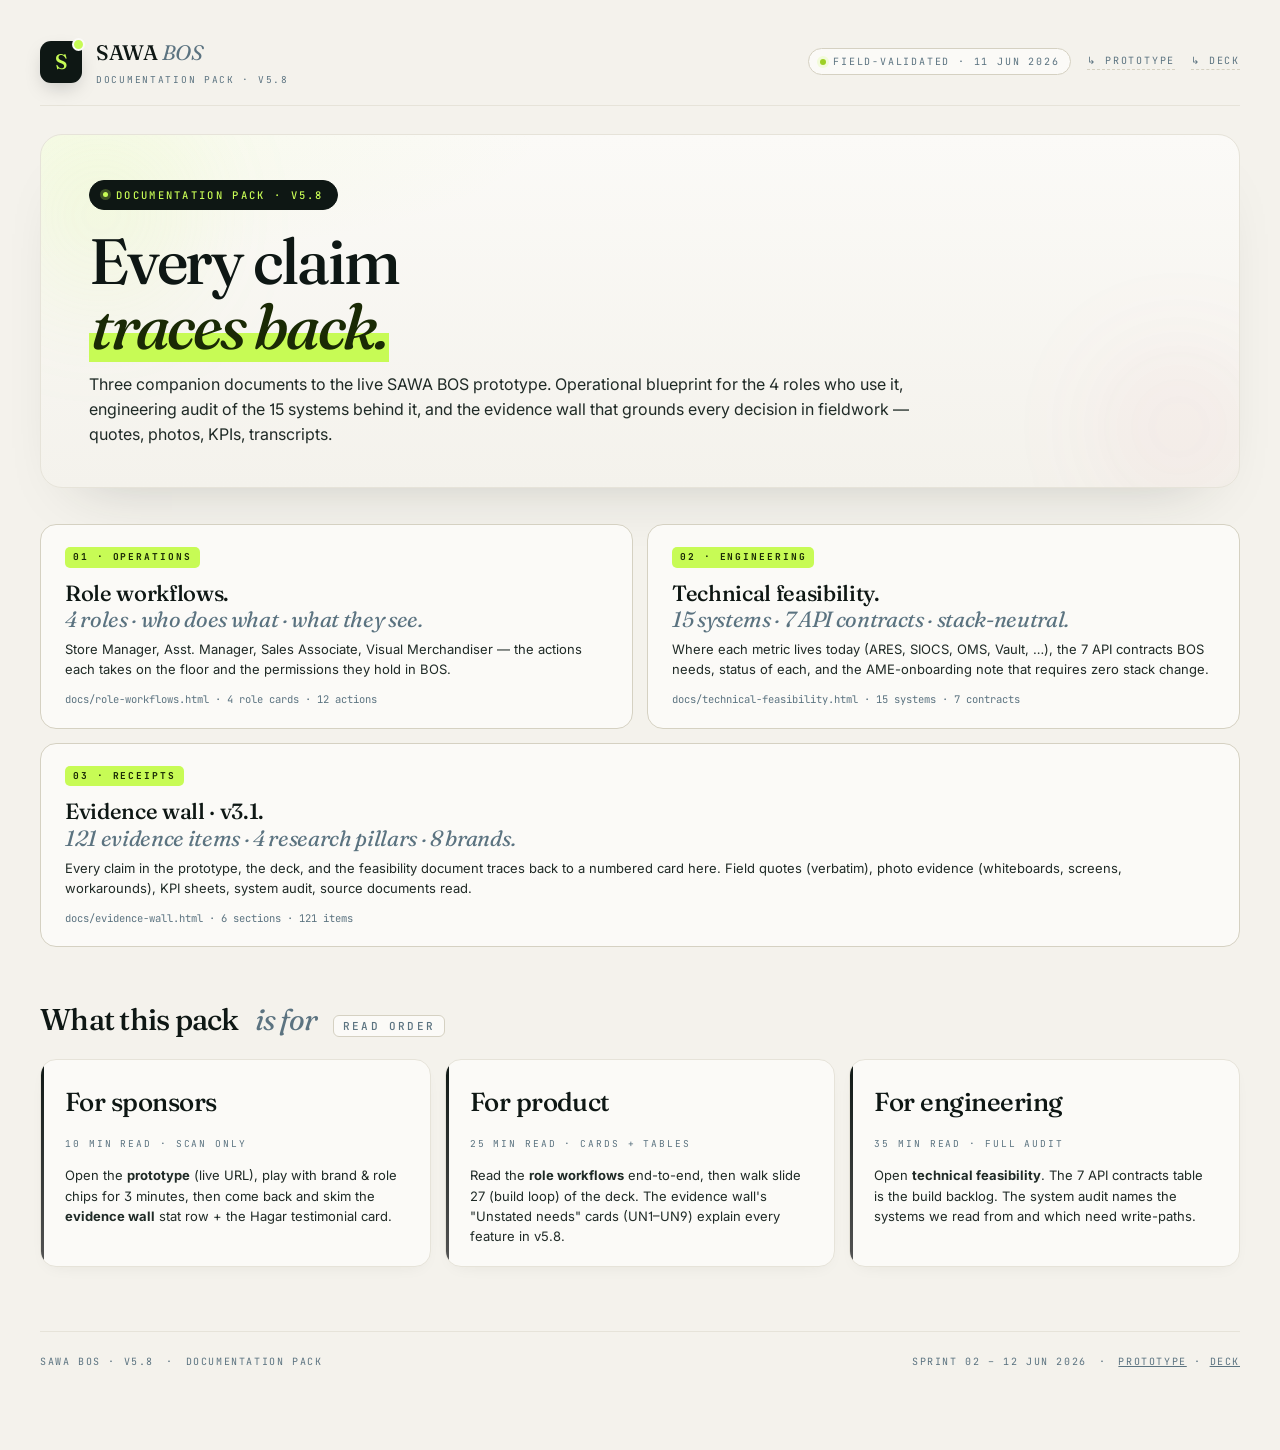
<file: docs/index.html>
<!doctype html>
<html lang="en">
<head>
<meta charset="utf-8" />
<meta name="viewport" content="width=device-width, initial-scale=1, viewport-fit=cover" />
<title>SAWA BOS · Documentation pack · v5.8</title>
<link rel="stylesheet" href="pack.css" />
</head>
<body>

<div class="pack-shell">

  <header class="pack-head">
    <a class="pack-brand" href="../">
      <div class="mono-logo">S</div>
      <div>
        <div class="t">SAWA <em>BOS</em></div>
        <div class="s">documentation pack · v5.8</div>
      </div>
    </a>
    <div class="pack-meta">
      <span class="pill"><span class="dot"></span>field-validated · 11 Jun 2026</span>
      <a href="../">↳ prototype</a>
      <a href="../slides/">↳ deck</a>
    </div>
  </header>

  <section class="pack-hero">
    <span class="eyebrow">Documentation pack · v5.8</span>
    <h1 class="hero">Every claim<br/><em>traces back.</em></h1>
    <p class="lede">
      Three companion documents to the live SAWA BOS prototype. Operational blueprint for the 4 roles
      who use it, engineering audit of the 15 systems behind it, and the evidence wall that grounds
      every decision in fieldwork — quotes, photos, KPIs, transcripts.
    </p>
  </section>

  <div class="links-grid" style="margin-top:8px">

    <a class="lk" href="role-workflows.html">
      <span class="lab">01 · operations</span>
      <div class="t">Role workflows.<br/><em>4 roles · who does what · what they see.</em></div>
      <div class="d">Store Manager, Asst. Manager, Sales Associate, Visual Merchandiser — the actions each takes on the floor and the permissions they hold in BOS.</div>
      <div class="u">docs/role-workflows.html · 4 role cards · 12 actions</div>
    </a>

    <a class="lk" href="technical-feasibility.html">
      <span class="lab">02 · engineering</span>
      <div class="t">Technical feasibility.<br/><em>15 systems · 7 API contracts · stack-neutral.</em></div>
      <div class="d">Where each metric lives today (ARES, SIOCS, OMS, Vault, …), the 7 API contracts BOS needs, status of each, and the AME-onboarding note that requires zero stack change.</div>
      <div class="u">docs/technical-feasibility.html · 15 systems · 7 contracts</div>
    </a>

    <a class="lk" href="evidence-wall.html" style="grid-column: 1 / -1;">
      <span class="lab">03 · receipts</span>
      <div class="t">Evidence wall · v3.1.<br/><em>121 evidence items · 4 research pillars · 8 brands.</em></div>
      <div class="d">Every claim in the prototype, the deck, and the feasibility document traces back to a numbered card here. Field quotes (verbatim), photo evidence (whiteboards, screens, workarounds), KPI sheets, system audit, source documents read.</div>
      <div class="u">docs/evidence-wall.html · 6 sections · 121 items</div>
    </a>

  </div>

  <h2 class="section">What this pack <em>is for</em><span class="count">read order</span></h2>
  <div class="grid cols-3">

    <div class="role-card">
      <h3>For sponsors</h3>
      <div class="meta">10 min read · scan only</div>
      <p style="font-size:13px; line-height:1.55; color:var(--ink-2)">
        Open the <b>prototype</b> (live URL), play with brand &amp; role chips for 3 minutes,
        then come back and skim the <b>evidence wall</b> stat row + the Hagar testimonial card.
      </p>
    </div>

    <div class="role-card">
      <h3>For product</h3>
      <div class="meta">25 min read · cards + tables</div>
      <p style="font-size:13px; line-height:1.55; color:var(--ink-2)">
        Read the <b>role workflows</b> end-to-end, then walk slide 27 (build loop) of the deck.
        The evidence wall's "Unstated needs" cards (UN1–UN9) explain every feature in v5.8.
      </p>
    </div>

    <div class="role-card">
      <h3>For engineering</h3>
      <div class="meta">35 min read · full audit</div>
      <p style="font-size:13px; line-height:1.55; color:var(--ink-2)">
        Open <b>technical feasibility</b>. The 7 API contracts table is the build backlog.
        The system audit names the systems we read from and which need write-paths.
      </p>
    </div>

  </div>

  <footer class="pack-foot">
    <div class="l">
      <span>SAWA BOS · v5.8</span>
      <span>·</span>
      <span>Documentation pack</span>
    </div>
    <div class="r">
      <span>Sprint 02 – 12 Jun 2026</span>
      <span>·</span>
      <span><a href="../" style="color:var(--ink-3); text-decoration:underline">prototype</a> · <a href="../slides/" style="color:var(--ink-3); text-decoration:underline">deck</a></span>
    </div>
  </footer>

</div>

</body>
</html>
</file>
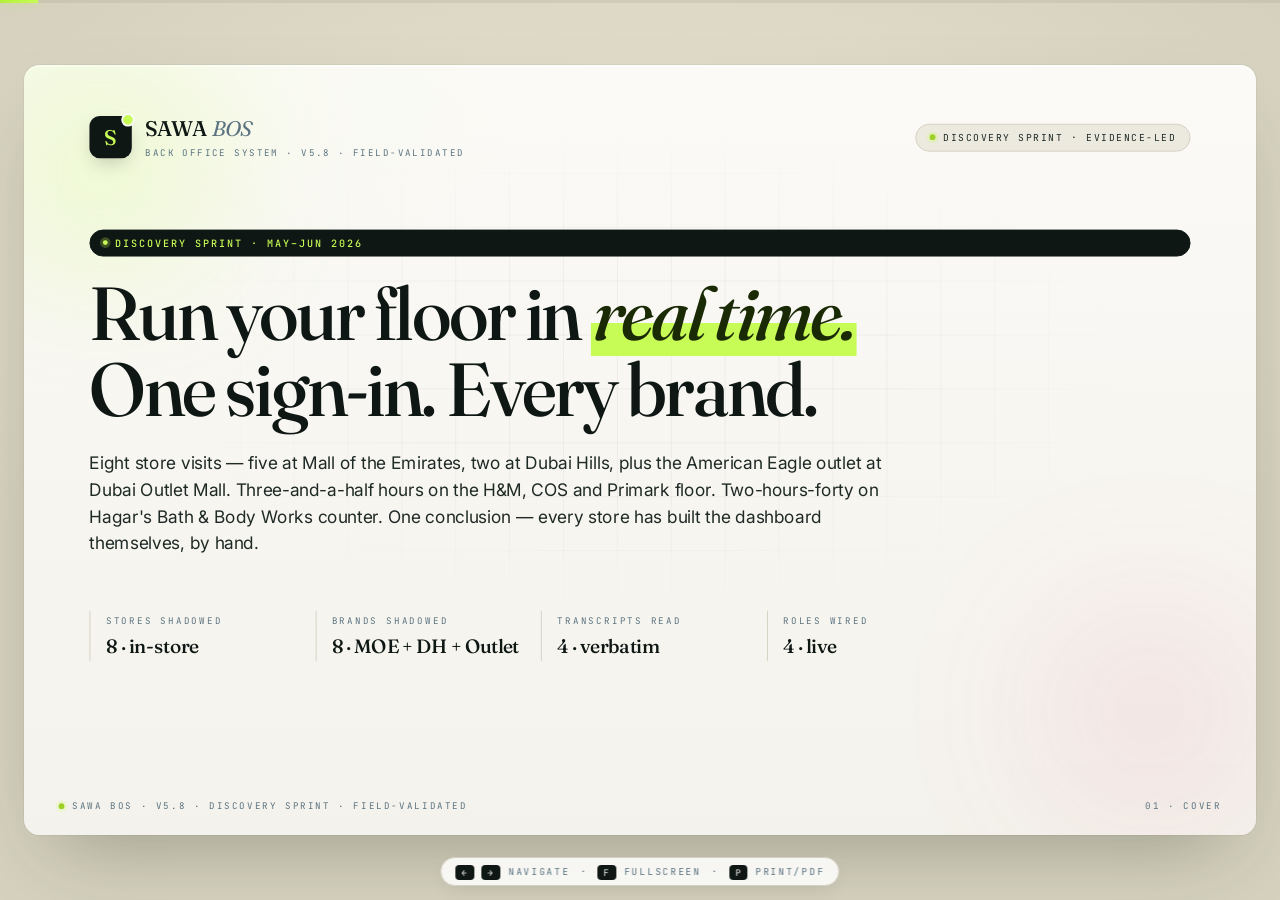
<file: slides/index.html>
<!doctype html>
<html lang="en">
<head>
<meta charset="utf-8" />
<meta name="viewport" content="width=device-width, initial-scale=1, viewport-fit=cover" />
<title>SAWA BOS · Discovery Sprint — v5.8 · field-validated</title>
<link rel="preconnect" href="https://fonts.googleapis.com" />
<link rel="preconnect" href="https://fonts.gstatic.com" crossorigin />
<link href="https://fonts.googleapis.com/css2?family=Fraunces:ital,opsz,wght@0,9..144,400;0,9..144,500;0,9..144,600;1,9..144,500&family=Inter:wght@400;500;600;700&family=JetBrains+Mono:wght@400;500;600&display=swap" rel="stylesheet" />
<style>
  :root {
    /* Warm editorial paper palette */
    --paper:        #FBFAF7;
    --paper-2:      #F4F2EC;
    --paper-3:      #ECE9DF;
    --paper-4:      #E2DECF;
    --line:         #E6E3D9;
    --line-2:       #D5D1C2;
    --line-3:       #B9B5A5;
    /* Ink */
    --ink:          #0E1714;
    --ink-2:        #1F2A26;
    --ink-3:        #5B7380;
    --ink-4:        #8B9B97;
    --ink-5:        #B1BDB8;
    /* Accents */
    --lime:         #C7FB55;
    --lime-2:       #B3F03A;
    --lime-3:       #9DD025;
    --lime-ink:     #1A2A05;
    /* Semantic */
    --pos:          #0F6B4E;
    --pos-soft:     #D6EDDE;
    --neg:          #BE3A3A;
    --neg-soft:     #F6D8D5;
    --warn:         #B07309;
    --warn-soft:    #F7E6BA;
    --blue:         #2D6CDF;
    --blue-soft:    #D8E4FA;
    --rose:         #D8527C;
    --rose-soft:    #F8D9E3;
    /* Brand */
    --b-ame: #B7341F;  --b-ame-s: #F4DDD7;
    --b-bbw: #E498A6;  --b-bbw-s: #FAE6EA;
    --b-hm:  #CE2434;  --b-hm-s:  #F6D5D9;
    --b-vs:  #D71F62;  --b-vs-s:  #F8D4E1;
    --b-cos: #424242;  --b-cos-s: #DEDEDE;
    --b-ct:  #C8965B;  --b-ct-s:  #F0E0CB;
    /* Layout */
    --slide-w:      1280px;
    --slide-h:      800px;
  }
  * { box-sizing: border-box; margin: 0; padding: 0; }
  html, body {
    background: #DCD8C8;
    color: var(--ink);
    font-family: 'Inter', sans-serif;
    overflow: hidden;
    height: 100%;
  }
  @keyframes pulse { 0%,100%{opacity:1;transform:scale(1)} 50%{opacity:.5;transform:scale(.7)} }
  @keyframes drift-1 { 0%,100%{transform:translate(0,0)} 50%{transform:translate(70px,40px)} }
  @keyframes drift-2 { 0%,100%{transform:translate(0,0)} 50%{transform:translate(-60px,-30px)} }

  /* ── Deck shell ───────────────────────────────────────────────── */
  .deck {
    position: fixed; inset: 0;
    display: grid; place-items: center;
    background:
      radial-gradient(60% 50% at 50% 30%, #E8E4D2 0%, #D5D1BE 100%);
  }
  .stage {
    width: var(--slide-w); height: var(--slide-h);
    transform-origin: center center;
    position: relative;
  }
  .slide {
    position: absolute; inset: 0;
    border-radius: 16px;
    overflow: hidden;
    box-shadow:
      0 36px 80px -32px rgba(35,40,30,.35),
      0 2px 0 rgba(255,255,255,.6) inset,
      0 0 0 1px rgba(0,0,0,.04);
    opacity: 0; pointer-events: none;
    transition: opacity .35s ease, transform .45s cubic-bezier(.22,.61,.36,1);
    transform: translateX(40px) scale(.99);
    background: var(--paper);
    color: var(--ink);
  }
  .slide.active { opacity: 1; pointer-events: auto; transform: none; }
  .slide.exit-left { transform: translateX(-40px) scale(.99); }

  /* slide chrome — slot number + progress */
  .chrome {
    position: absolute; left: 36px; right: 36px; bottom: 24px;
    display: flex; justify-content: space-between; align-items: center;
    z-index: 5; pointer-events: none;
    font-family: 'JetBrains Mono', monospace; font-size: 9.5px;
    text-transform: uppercase; letter-spacing: .2em;
    color: var(--ink-3);
  }
  .chrome .l, .chrome .r { display: inline-flex; align-items: center; gap: 8px; }
  .chrome .dot {
    width: 6px; height: 6px; border-radius: 50%;
    background: var(--lime-3);
    box-shadow: 0 0 0 3px rgba(199,251,85,.18);
    animation: pulse 1.6s ease-in-out infinite;
  }

  /* nav controls */
  .nav-hint {
    position: fixed; bottom: 14px; left: 50%; transform: translateX(-50%);
    display: inline-flex; align-items: center; gap: 10px;
    padding: 7px 14px; border-radius: 999px;
    background: rgba(255,255,255,.85);
    color: var(--ink-3);
    border: 1px solid var(--line-2);
    backdrop-filter: blur(8px);
    font-family: 'JetBrains Mono', monospace; font-size: 9.5px;
    text-transform: uppercase; letter-spacing: .18em;
    z-index: 50;
    box-shadow: 0 6px 20px -8px rgba(35,40,30,.18);
  }
  .nav-hint .k {
    background: var(--ink); color: var(--paper);
    padding: 1.5px 6px; border-radius: 4px; font-size: 9px;
  }
  .progress-bar {
    position: fixed; left: 0; right: 0; top: 0; height: 2.5px;
    background: rgba(0,0,0,.06); z-index: 60;
  }
  .progress-bar i {
    display: block; height: 100%;
    background: linear-gradient(90deg, var(--lime-2), var(--lime));
    width: 0%;
    transition: width .35s ease;
    box-shadow: 0 0 8px rgba(199,251,85,.55);
  }

  /* ── Slide palettes ─────────────────────────────────────────── */
  .slide.paper { background: var(--paper); }
  .slide.cream {
    background:
      radial-gradient(70% 60% at 0% 0%, rgba(199,251,85,.06) 0%, transparent 60%),
      linear-gradient(180deg, var(--paper) 0%, var(--paper-2) 100%);
  }
  .slide.linen {
    background:
      radial-gradient(60% 50% at 100% 100%, rgba(45,108,223,.04) 0%, transparent 60%),
      linear-gradient(160deg, var(--paper-2) 0%, var(--paper-3) 100%);
  }
  .slide.warm {
    background: linear-gradient(140deg, var(--paper-2) 0%, var(--paper-3) 50%, var(--paper-4) 100%);
  }

  /* shared inner padding */
  .inner {
    position: absolute; inset: 0;
    padding: 60px 68px 70px;
    display: flex; flex-direction: column;
  }
  .inner.center { justify-content: center; }
  .inner.center-x { align-items: center; text-align: center; }

  /* ── Type tokens ─────────────────────────────────────────────── */
  .eyebrow {
    display: inline-flex; align-items: center; gap: 8px;
    font-family: 'JetBrains Mono', monospace; font-size: 10.5px;
    text-transform: uppercase; letter-spacing: .22em; font-weight: 500;
    padding: 6px 13px; border-radius: 999px;
    background: var(--ink); color: var(--lime);
    border: 1px solid var(--ink);
  }
  .eyebrow::before {
    content: ""; width: 5px; height: 5px; border-radius: 50%;
    background: var(--lime); box-shadow: 0 0 0 3px rgba(199,251,85,.25);
    animation: pulse 1.4s ease-in-out infinite;
  }
  .eyebrow.danger {
    background: var(--neg); color: #fff; border-color: var(--neg);
  }
  .eyebrow.danger::before { background: #fff; box-shadow: 0 0 0 3px rgba(255,255,255,.25); }
  .eyebrow.soft {
    background: var(--paper-3); color: var(--ink-2); border-color: var(--line);
  }
  .eyebrow.soft::before { background: var(--lime-3); }

  h1.hero {
    font-family: 'Fraunces', serif; font-weight: 500;
    font-size: 78px; line-height: 1.02; letter-spacing: -.035em;
    margin: 20px 0 16px; color: var(--ink);
  }
  h1.hero em {
    font-style: italic; font-weight: 500;
    color: var(--lime-ink);
    background:
      linear-gradient(180deg, transparent 60%, var(--lime) 60% 96%, transparent 96%);
    padding: 0 2px;
  }
  h2.hero {
    font-family: 'Fraunces', serif; font-weight: 500;
    font-size: 54px; line-height: 1.05; letter-spacing: -.03em;
    margin: 16px 0 12px; color: var(--ink);
  }
  h2.hero em {
    font-style: italic; font-weight: 500;
    color: var(--lime-ink);
    background:
      linear-gradient(180deg, transparent 62%, var(--lime) 62% 96%, transparent 96%);
    padding: 0 2px;
  }
  .sub {
    font-family: 'Inter', sans-serif; font-size: 17px; font-weight: 400;
    line-height: 1.55; max-width: 760px;
    color: var(--ink-2);
  }
  .sub.muted { color: var(--ink-3); }

  .footnote {
    font-family: 'JetBrains Mono', monospace; font-size: 10.5px;
    color: var(--ink-3); text-transform: uppercase; letter-spacing: .18em;
  }

  /* ── Cover (slide 1) ─────────────────────────────────────────── */
  .cover-bg {
    position: absolute; inset: 0;
    overflow: hidden; pointer-events: none;
  }
  .cover-bg .grid {
    position: absolute; inset: 0;
    background-image:
      linear-gradient(rgba(0,0,0,.04) 1px, transparent 1px),
      linear-gradient(90deg, rgba(0,0,0,.04) 1px, transparent 1px);
    background-size: 56px 56px;
    mask-image: radial-gradient(closest-side at 50% 40%, #000 40%, transparent 80%);
    -webkit-mask-image: radial-gradient(closest-side at 50% 40%, #000 40%, transparent 80%);
  }
  .cover-bg .orb {
    position: absolute; border-radius: 50%; filter: blur(80px); opacity: .55;
  }
  .cover-bg .o1 {
    width: 380px; height: 380px; left: -110px; top: -80px;
    background: radial-gradient(closest-side, rgba(199,251,85,.85), transparent 70%);
    animation: drift-1 18s ease-in-out infinite;
  }
  .cover-bg .o2 {
    width: 460px; height: 460px; right: -120px; bottom: -100px;
    background: radial-gradient(closest-side, rgba(216,82,124,.32), transparent 70%);
    animation: drift-2 22s ease-in-out infinite;
  }
  .cover-meta {
    display: grid; grid-template-columns: repeat(4, 1fr); gap: 18px;
    margin-top: 56px; max-width: 920px;
  }
  .cover-meta .m { border-left: 1px solid var(--line-2); padding: 4px 0 4px 16px; }
  .cover-meta .l {
    font-family: 'JetBrains Mono', monospace; font-size: 9.5px;
    text-transform: uppercase; letter-spacing: .22em;
    color: var(--ink-3); margin-bottom: 8px;
  }
  .cover-meta .v {
    font-family: 'Fraunces', serif; font-size: 20px; font-weight: 500;
    letter-spacing: -.015em; line-height: 1.15; color: var(--ink);
  }
  .cover-foot {
    position: absolute; left: 68px; right: 68px; top: 52px;
    display: flex; justify-content: space-between; align-items: center;
  }
  .cover-brand { display: flex; align-items: center; gap: 14px; }
  .mono-logo {
    width: 44px; height: 44px; border-radius: 11px;
    background: var(--ink); color: var(--lime);
    display: grid; place-items: center;
    font-family: 'Fraunces', serif; font-weight: 500; font-size: 22px;
    position: relative; box-shadow: 0 8px 20px -6px rgba(15,20,23,.25);
  }
  .mono-logo::after {
    content: ""; position: absolute; right: -3px; top: -3px;
    width: 10px; height: 10px; border-radius: 50%;
    background: var(--lime); border: 2px solid var(--paper);
    animation: pulse 2s ease-in-out infinite;
  }
  .lh-t {
    font-family: 'Fraunces', serif; font-weight: 500; font-size: 22px;
    letter-spacing: -.02em; color: var(--ink);
  }
  .lh-t em { font-style: italic; color: var(--ink-3); font-weight: 400; }
  .lh-s {
    font-family: 'JetBrains Mono', monospace; font-size: 9.5px;
    color: var(--ink-3); text-transform: uppercase; letter-spacing: .18em;
    margin-top: 5px;
  }
  .cover-secure {
    display: inline-flex; align-items: center; gap: 8px;
    font-family: 'JetBrains Mono', monospace; font-size: 10px;
    color: var(--ink-2); text-transform: uppercase; letter-spacing: .18em;
    padding: 7px 14px; border-radius: 999px;
    background: var(--paper-3); border: 1px solid var(--line-2);
  }
  .cover-secure::before {
    content: ""; width: 6px; height: 6px; border-radius: 50%;
    background: var(--lime-3);
    box-shadow: 0 0 0 3px rgba(199,251,85,.25);
    animation: pulse 1.5s ease-in-out infinite;
  }

  /* ── Number callouts ─────────────────────────────────────────── */
  .big {
    font-family: 'Fraunces', serif; font-weight: 500;
    font-size: 180px; line-height: .9; letter-spacing: -.04em;
    color: var(--ink);
  }
  .big em { font-style: italic; font-weight: 500; color: var(--lime-ink);
    background: linear-gradient(180deg, transparent 62%, var(--lime) 62% 96%, transparent 96%);
    padding: 0 4px;
  }
  .big-row { display: flex; align-items: flex-end; gap: 18px; }
  .big-row .unit {
    font-family: 'JetBrains Mono', monospace; font-size: 13px;
    color: var(--ink-3); text-transform: uppercase; letter-spacing: .2em;
    padding-bottom: 22px;
  }

  /* number pills (reused from prototype's AI brief tokens) */
  .num-pill {
    display: inline-flex; align-items: baseline; gap: 4px;
    font-family: 'JetBrains Mono', monospace; font-weight: 600;
    padding: 2px 8px; border-radius: 6px; white-space: nowrap;
  }
  .num-pill.pos { color: var(--pos); background: var(--pos-soft); }
  .num-pill.neg { color: var(--neg); background: var(--neg-soft); }
  .num-pill.pct { color: var(--lime-ink); background: var(--lime); font-weight: 700; }
  .num-pill.aed { color: var(--ink); background: var(--blue-soft); font-weight: 700; }
  .num-pill.aed .cur { color: var(--blue); font-weight: 600; font-size: .82em; }
  .num-pill.t { color: var(--blue); background: var(--blue-soft); }
  .num-pill.warn { color: var(--warn); background: var(--warn-soft); }

  /* ── 4 Truths grid ───────────────────────────────────────────── */
  .truths {
    display: grid; grid-template-columns: repeat(4, 1fr); gap: 12px;
    margin-top: 28px;
  }
  .truth {
    background: var(--paper);
    border: 1px solid var(--line);
    border-radius: 14px; padding: 22px 20px 20px;
    position: relative; overflow: hidden;
    box-shadow: 0 4px 14px -8px rgba(35,40,30,.06);
  }
  .truth::before {
    content: ""; position: absolute; left: 0; right: 0; top: 0; height: 3px;
  }
  .truth .ix {
    font-family: 'JetBrains Mono', monospace; font-size: 10px;
    text-transform: uppercase; letter-spacing: .22em;
    margin-bottom: 12px; font-weight: 600;
  }
  .truth h3 {
    font-family: 'Fraunces', serif; font-size: 22px; font-weight: 500;
    letter-spacing: -.015em; line-height: 1.18; margin-bottom: 10px;
    color: var(--ink);
  }
  .truth .num {
    font-family: 'Fraunces', serif; font-size: 46px; font-weight: 500;
    line-height: 1; margin-bottom: 10px; letter-spacing: -.03em;
  }
  .truth p {
    font-family: 'Inter', sans-serif; font-size: 13px; line-height: 1.5;
    color: var(--ink-2);
  }
  .truth .src {
    margin-top: 12px;
    font-family: 'JetBrains Mono', monospace; font-size: 8.5px;
    color: var(--ink-3); text-transform: uppercase; letter-spacing: .18em;
    line-height: 1.5;
  }
  .truth.t-red::before  { background: var(--neg); }
  .truth.t-red .ix, .truth.t-red .num    { color: var(--neg); }
  .truth.t-amber::before{ background: var(--warn); }
  .truth.t-amber .ix, .truth.t-amber .num{ color: var(--warn); }
  .truth.t-blue::before { background: var(--blue); }
  .truth.t-blue .ix, .truth.t-blue .num  { color: var(--blue); }
  .truth.t-rose::before { background: var(--rose); }
  .truth.t-rose .ix, .truth.t-rose .num  { color: var(--rose); }

  /* ── Brands footprint row (4-col by default) ─────────────────── */
  .brands-row {
    display: grid; grid-template-columns: repeat(4, 1fr); gap: 10px;
  }
  .b-chip {
    background: var(--paper);
    border: 1px solid var(--line);
    border-radius: 14px; padding: 14px 14px 12px;
    position: relative; overflow: hidden;
    box-shadow: 0 3px 10px -6px rgba(35,40,30,.08);
  }
  .b-chip::before {
    content: ""; position: absolute; left: 0; right: 0; top: 0; height: 3px;
    background: var(--brand, var(--ink-4));
  }
  .b-chip.ame::before { background: var(--b-ame); }
  .b-chip.bbw::before { background: var(--b-bbw); }
  .b-chip.hm::before  { background: var(--b-hm); }
  .b-chip.vs::before  { background: var(--b-vs); }
  .b-chip.cos::before { background: var(--b-cos); }
  .b-chip.ct::before  { background: var(--b-ct); }
  .b-chip.ulta::before{ background: #4A6B7F; }
  .b-chip .nm {
    font-family: 'Fraunces', serif; font-size: 16px; font-weight: 500;
    letter-spacing: -.01em; color: var(--ink); line-height: 1.1;
  }
  .b-chip .code {
    font-family: 'JetBrains Mono', monospace; font-size: 8.5px;
    color: var(--ink-3); text-transform: uppercase; letter-spacing: .2em;
    margin-top: 3px;
  }
  .b-chip .loc {
    margin-top: 10px; font-size: 11px; line-height: 1.4;
    color: var(--ink-2);
  }
  .b-chip .loc b { color: var(--ink); font-weight: 600; }

  /* ── Field evidence stack ────────────────────────────────────── */
  .e-quote {
    font-family: 'Fraunces', serif; font-size: 30px; font-weight: 500;
    line-height: 1.22; letter-spacing: -.015em;
    color: var(--ink);
    border-left: 3px solid var(--lime); padding-left: 18px;
    margin: 22px 0 30px;
  }
  .e-quote em { font-style: italic; }
  .e-source { color: var(--ink-3); }

  /* ── Map: Problem → Solution ─────────────────────────────────── */
  .map {
    display: grid; grid-template-columns: 1fr 56px 1fr; gap: 14px;
    margin-top: 26px;
  }
  .map .col-h {
    grid-column: 1 / 4;
    display: grid; grid-template-columns: 1fr 56px 1fr; gap: 14px;
    margin-bottom: 12px;
  }
  .map .col-h .h {
    font-family: 'JetBrains Mono', monospace; font-size: 10px;
    text-transform: uppercase; letter-spacing: .22em;
    color: var(--ink-3);
  }
  .map .col-h .h.right { color: var(--pos); }
  .map .pain {
    background: var(--neg-soft);
    border: 1px solid rgba(190,58,58,.22);
    border-radius: 12px; padding: 14px 16px 12px;
  }
  .map .pain .lab {
    font-family: 'JetBrains Mono', monospace; font-size: 10px;
    color: var(--neg); text-transform: uppercase; letter-spacing: .18em;
    margin-bottom: 6px; font-weight: 700;
  }
  .map .pain .t {
    font-family: 'Fraunces', serif; font-size: 17px; font-weight: 500;
    letter-spacing: -.015em; line-height: 1.25; color: var(--ink);
  }
  .map .arrow {
    display: grid; place-items: center;
    color: var(--ink-3); font-size: 22px;
  }
  .map .arrow .a {
    width: 100%; height: 2px;
    background: linear-gradient(90deg, rgba(190,58,58,.4), var(--lime-3));
    position: relative;
  }
  .map .arrow .a::after {
    content: ""; position: absolute; right: 0; top: -5px;
    width: 0; height: 0;
    border-left: 8px solid var(--lime-3);
    border-top: 6px solid transparent; border-bottom: 6px solid transparent;
  }
  .map .fix {
    background: rgba(199,251,85,.18);
    border: 1px solid rgba(157,208,37,.45);
    border-radius: 12px; padding: 14px 16px 12px;
  }
  .map .fix .lab {
    font-family: 'JetBrains Mono', monospace; font-size: 10px;
    color: var(--lime-ink); text-transform: uppercase; letter-spacing: .18em;
    margin-bottom: 6px; font-weight: 700;
  }
  .map .fix .t {
    font-family: 'Fraunces', serif; font-size: 17px; font-weight: 500;
    letter-spacing: -.015em; line-height: 1.25; color: var(--ink);
  }

  /* ── Stat grid ─────────────────────────────────────────────── */
  .stats-grid {
    display: grid; grid-template-columns: repeat(4, 1fr); gap: 12px;
    margin-top: 30px;
  }
  .stat {
    background: var(--paper);
    border: 1px solid var(--line);
    border-radius: 14px; padding: 22px 20px;
    box-shadow: 0 4px 14px -8px rgba(35,40,30,.06);
  }
  .stat .n {
    font-family: 'Fraunces', serif; font-size: 48px; font-weight: 500;
    letter-spacing: -.03em; line-height: 1; color: var(--ink);
  }
  .stat .n em { font-style: italic; color: var(--lime-ink);
    background: linear-gradient(180deg, transparent 62%, var(--lime) 62% 96%, transparent 96%);
    padding: 0 4px;
  }
  .stat .l {
    margin-top: 10px;
    font-family: 'JetBrains Mono', monospace; font-size: 9.5px;
    color: var(--ink-3); text-transform: uppercase; letter-spacing: .18em;
    line-height: 1.5;
  }

  /* ── Tools chip cloud (light) ────────────────────────────────── */
  .tools {
    display: flex; flex-wrap: wrap; gap: 8px;
    margin-top: 28px; max-width: 920px; align-items: center;
  }
  .tools .t {
    font-family: 'JetBrains Mono', monospace; font-size: 11px;
    color: var(--ink-2); text-transform: uppercase; letter-spacing: .14em;
    padding: 8px 13px; border-radius: 999px;
    background: var(--paper);
    border: 1px solid var(--line-2);
  }
  .tools .t.strike {
    color: var(--ink-4);
    text-decoration: line-through;
    text-decoration-thickness: 1px;
    background: var(--paper-2);
  }
  .tools .arrow {
    color: var(--lime-3); font-size: 18px; padding: 8px 6px;
  }
  .tools .t.new {
    background: var(--ink); color: var(--lime);
    border-color: var(--ink);
    text-transform: none; font-family: 'Inter', sans-serif;
    font-size: 12px; font-weight: 600; letter-spacing: 0;
    padding: 9px 14px;
  }

  /* ── Architecture tile grid ─────────────────────────────────── */
  .arch-grid {
    display: grid; grid-template-columns: repeat(4, 1fr); gap: 12px;
    margin-top: 30px;
  }
  .arch {
    background: var(--paper);
    border: 1px solid var(--line);
    border-radius: 14px; padding: 20px 18px;
  }
  .arch .ix {
    font-family: 'JetBrains Mono', monospace; font-size: 10px;
    color: var(--lime-ink); background: var(--lime);
    display: inline-block; padding: 3px 8px; border-radius: 4px;
    text-transform: uppercase; letter-spacing: .18em;
    margin-bottom: 12px; font-weight: 700;
  }
  .arch .n {
    font-family: 'Fraunces', serif; font-size: 46px; font-weight: 500;
    letter-spacing: -.03em; line-height: 1; color: var(--ink);
  }
  .arch .l {
    margin-top: 10px;
    font-family: 'Inter', sans-serif; font-size: 12.5px;
    color: var(--ink-2); line-height: 1.45;
  }

  /* ── Four roles compare grid ─────────────────────────────────── */
  .roles-grid {
    display: grid; grid-template-columns: repeat(4, 1fr); gap: 12px;
    margin-top: 28px;
  }
  .role-card {
    background: var(--paper);
    border: 1px solid var(--line);
    border-radius: 14px; padding: 18px 16px;
    display: flex; flex-direction: column; gap: 8px;
    box-shadow: 0 4px 14px -8px rgba(35,40,30,.06);
  }
  .role-card.lead {
    background: linear-gradient(160deg, var(--lime) 0%, rgba(199,251,85,.55) 100%);
    border-color: var(--lime-3);
  }
  .role-card .ic {
    width: 36px; height: 36px; border-radius: 10px;
    background: var(--paper-3);
    color: var(--ink);
    display: grid; place-items: center;
  }
  .role-card.lead .ic { background: var(--ink); color: var(--lime); }
  .role-card .name {
    font-family: 'Fraunces', serif; font-size: 20px; font-weight: 500;
    letter-spacing: -.015em; color: var(--ink); line-height: 1.1;
  }
  .role-card .focus {
    font-family: 'JetBrains Mono', monospace; font-size: 9px;
    color: var(--ink-3); text-transform: uppercase; letter-spacing: .18em;
  }
  .role-card.lead .focus { color: var(--lime-ink); opacity: .8; }
  .role-card .focus em {
    color: var(--ink); font-style: normal; font-weight: 600;
  }
  .role-card .brief {
    margin-top: 4px;
    font-family: 'Fraunces', serif; font-size: 14px; line-height: 1.4;
    color: var(--ink-2);
  }
  .role-card .brief b {
    font-weight: 600; color: var(--ink);
    background: linear-gradient(180deg, transparent 62%, rgba(199,251,85,.5) 62% 95%, transparent 95%);
    padding: 0 1px;
  }
  .role-card.lead .brief { color: var(--lime-ink); }
  .role-card.lead .brief b {
    background: linear-gradient(180deg, transparent 62%, rgba(255,255,255,.55) 62% 95%, transparent 95%);
    color: var(--lime-ink);
  }
  .role-card .access {
    margin-top: auto; padding-top: 6px;
    display: flex; flex-wrap: wrap; gap: 4px;
  }
  .role-card .access .ax {
    font-family: 'JetBrains Mono', monospace; font-size: 8px;
    text-transform: uppercase; letter-spacing: .14em; font-weight: 600;
    padding: 3px 6px; border-radius: 4px;
    background: var(--paper-3); color: var(--ink-2);
    border: 1px solid var(--line);
  }
  .role-card.lead .access .ax {
    background: var(--ink); color: var(--lime); border-color: var(--ink);
  }
  .role-quote {
    margin-top: 4px;
    font-family: 'Inter', sans-serif; font-style: italic;
    font-size: 11px; line-height: 1.35;
    color: var(--ink-3);
    padding-top: 6px; border-top: 1px dashed var(--line);
  }
  .role-card.lead .role-quote { color: var(--lime-ink); opacity: .75;
    border-top-color: rgba(26,42,5,.18);
  }

  /* ── Brand showcase grid ─────────────────────────────────────── */
  /* 12-col grid → top row 4 cards span 3, bottom row 3 cards span 4 (centered & breathing) */
  .brand-grid {
    display: grid; grid-template-columns: repeat(12, 1fr); gap: 12px;
    margin-top: 26px;
  }
  .brand-grid > .brand-card { grid-column: span 3; }

  .brand-card {
    background: var(--paper);
    border: 1px solid var(--line);
    border-radius: 16px; padding: 18px 20px 16px;
    position: relative; overflow: hidden;
    box-shadow: 0 6px 18px -10px rgba(35,40,30,.08);
    display: flex; flex-direction: column;
  }
  .brand-card::before { content: ""; position: absolute; left: 0; right: 0; top: 0; height: 3px; }
  .brand-card.ame::before { background: var(--b-ame); }
  .brand-card.bbw::before { background: var(--b-bbw); }
  .brand-card.hm::before  { background: var(--b-hm); }
  .brand-card.vs::before  { background: var(--b-vs); }
  .brand-card.cos::before { background: var(--b-cos); }
  .brand-card.ct::before  { background: var(--b-ct); }
  .brand-card.pri::before { background: #1A3DAA; }
  .brand-card.ulta::before{ background: #4A6B7F; }
  .brand-card .nm {
    font-family: 'Fraunces', serif; font-size: 21px; font-weight: 500;
    letter-spacing: -.015em; color: var(--ink); line-height: 1.05;
    margin-bottom: 2px;
  }
  .brand-card .code {
    font-family: 'JetBrains Mono', monospace; font-size: 8.5px;
    color: var(--ink-3); text-transform: uppercase; letter-spacing: .2em;
    margin-bottom: 4px;
  }
  .brand-card .tag {
    font-family: 'Fraunces', serif; font-size: 12.5px; font-style: italic;
    color: var(--ink-2); line-height: 1.32;
    padding-top: 8px; margin-top: 6px;
    border-top: 1px dashed var(--line-2);
  }
  .brand-card .kpis {
    margin-top: auto;
    padding-top: 14px;
    display: grid; grid-template-columns: 1fr 1fr 1fr; gap: 8px;
  }
  .brand-card .k .v {
    font-family: 'Fraunces', serif; font-size: 24px; font-weight: 500;
    letter-spacing: -.025em; line-height: 1; color: var(--ink);
  }
  .brand-card .k .l {
    font-family: 'JetBrains Mono', monospace; font-size: 8px;
    color: var(--ink-3); text-transform: uppercase; letter-spacing: .12em;
    margin-top: 5px; line-height: 1.25;
  }

  /* ── Solution feature: split ─────────────────────────────────── */
  .feature-split {
    display: grid; grid-template-columns: 1fr 1.15fr; gap: 48px;
    align-items: center; margin-top: 22px;
    flex: 1;
  }
  .feature-split .desc h2 {
    font-family: 'Fraunces', serif; font-size: 46px; font-weight: 500;
    letter-spacing: -.025em; line-height: 1.05; margin-bottom: 14px;
    color: var(--ink);
  }
  .feature-split .desc h2 em {
    font-style: italic; color: var(--lime-ink);
    background: linear-gradient(180deg, transparent 62%, var(--lime) 62% 95%, transparent 95%);
    padding: 0 4px;
  }
  .feature-split .desc p {
    font-size: 15.5px; line-height: 1.55;
    color: var(--ink-2); max-width: 480px;
    margin-bottom: 16px;
  }
  .feature-bullets {
    list-style: none; display: flex; flex-direction: column; gap: 9px;
  }
  .feature-bullets li {
    font-family: 'Inter', sans-serif; font-size: 13.5px; line-height: 1.5;
    color: var(--ink-2);
    padding-left: 20px; position: relative;
  }
  .feature-bullets li::before {
    content: "";
    position: absolute; left: 0; top: 8px;
    width: 7px; height: 7px; border-radius: 50%;
    background: var(--lime-3);
  }
  .feature-bullets li b { color: var(--ink); font-weight: 600; }

  /* device-shot for solution slides */
  .device-shot {
    border-radius: 14px;
    border: 1px solid var(--line-2);
    box-shadow:
      0 20px 50px -22px rgba(35,40,30,.22),
      0 0 0 1px rgba(0,0,0,.02);
    overflow: hidden;
    background: var(--paper);
  }
  .device-shot img { display: block; width: 100%; height: auto; }

  /* ── Outcome ──────────────────────────────────────────────── */
  .outcome {
    display: grid; grid-template-columns: 1fr 1fr; gap: 80px;
    align-items: center; margin-top: 40px;
  }
  .outcome .from .lab,
  .outcome .to .lab {
    font-family: 'JetBrains Mono', monospace; font-size: 10px;
    color: var(--ink-3); text-transform: uppercase; letter-spacing: .22em;
    margin-bottom: 14px;
  }
  .outcome .from .num,
  .outcome .to .num {
    font-family: 'Fraunces', serif; font-size: 110px; font-weight: 500;
    letter-spacing: -.04em; line-height: 1; color: var(--ink);
  }
  .outcome .to .num em {
    font-style: italic;
    color: var(--lime-ink);
    background: linear-gradient(180deg, transparent 62%, var(--lime) 62% 95%, transparent 95%);
    padding: 0 6px;
  }
  .outcome .from { opacity: .55; }
  .outcome .from .num {
    text-decoration: line-through;
    text-decoration-thickness: 4px;
    text-decoration-color: var(--ink-4);
  }
  .outcome .sub2 {
    font-family: 'Inter', sans-serif; font-size: 13.5px;
    color: var(--ink-3); margin-top: 14px; line-height: 1.55;
    max-width: 360px;
  }

  /* ── Day in the life timeline ────────────────────────────────── */
  .timeline {
    margin-top: 26px;
    display: grid; grid-template-columns: repeat(5, 1fr); gap: 14px;
    position: relative;
  }
  .timeline::before {
    content: ""; position: absolute;
    top: 24px; left: 24px; right: 24px; height: 2px;
    background: linear-gradient(90deg, var(--line-2), var(--lime-3), var(--line-2));
  }
  .tl {
    position: relative;
    padding-top: 56px;
  }
  .tl .dot {
    position: absolute; top: 18px; left: 50%; transform: translateX(-50%);
    width: 14px; height: 14px; border-radius: 50%;
    background: var(--lime);
    box-shadow:
      0 0 0 4px var(--paper),
      0 0 0 5.5px var(--lime-3);
  }
  .tl .t {
    font-family: 'JetBrains Mono', monospace; font-size: 11px;
    color: var(--lime-ink); background: var(--lime);
    display: inline-block; padding: 2px 7px; border-radius: 4px;
    text-transform: uppercase; letter-spacing: .15em;
    margin-bottom: 8px; font-weight: 700;
  }
  .tl h4 {
    font-family: 'Fraunces', serif; font-size: 17px; font-weight: 500;
    letter-spacing: -.015em; line-height: 1.2;
    color: var(--ink); margin-bottom: 6px;
  }
  .tl p {
    font-family: 'Inter', sans-serif; font-size: 12px; line-height: 1.5;
    color: var(--ink-2);
  }
  .tl p .src {
    display: block; margin-top: 6px;
    font-family: 'JetBrains Mono', monospace; font-size: 8.5px;
    color: var(--ink-3); text-transform: uppercase; letter-spacing: .14em;
  }

  /* ── Quotes panel ───────────────────────────────────────────── */
  .quotes-grid {
    display: grid; grid-template-columns: 1fr 1fr; gap: 18px;
    margin-top: 22px; flex: 1;
  }
  .qcard {
    background: var(--paper);
    border: 1px solid var(--line);
    border-radius: 16px; padding: 24px 26px;
    display: flex; flex-direction: column; justify-content: space-between;
    box-shadow: 0 4px 14px -8px rgba(35,40,30,.06);
    position: relative; overflow: hidden;
  }
  .qcard::before {
    content: ""; position: absolute; left: 0; right: 0; top: 0; height: 3px;
    background: var(--lime);
  }
  .qcard.brand-vs::before  { background: var(--b-vs); }
  .qcard.brand-bbw::before { background: var(--b-bbw); }
  .qcard.brand-hm::before  { background: var(--b-hm); }
  .qcard.brand-ame::before { background: var(--b-ame); }
  .qcard q {
    font-family: 'Fraunces', serif; font-size: 22px; font-weight: 500;
    letter-spacing: -.015em; line-height: 1.32; color: var(--ink);
    quotes: "“" "”" "‘" "’";
    display: block;
  }
  .qcard q::before, .qcard q::after { color: var(--lime-3); }
  .qcard .who {
    margin-top: 18px;
    display: flex; align-items: center; justify-content: space-between;
    gap: 12px;
  }
  .qcard .who .nm {
    font-family: 'Fraunces', serif; font-size: 14px; font-weight: 500;
    color: var(--ink); letter-spacing: -.005em;
  }
  .qcard .who .meta {
    font-family: 'JetBrains Mono', monospace; font-size: 9.5px;
    color: var(--ink-3); text-transform: uppercase; letter-spacing: .18em;
    text-align: right; line-height: 1.5;
  }
  .qcard .who .meta b { color: var(--ink); font-weight: 600; }

  /* full-width single quote card */
  .qcard.full {
    grid-column: 1 / 3;
    padding: 28px 32px;
    background: linear-gradient(160deg, var(--lime) 0%, var(--paper-2) 110%);
    border-color: var(--lime-3);
  }
  .qcard.full::before { display: none; }
  .qcard.full q {
    font-size: 30px; line-height: 1.3;
  }

  /* ── Hagar's Equation (slide 13) ─────────────────────────────── */
  .equation {
    margin: 60px auto 0;
    display: flex; align-items: center; gap: 24px;
    font-family: 'Fraunces', serif;
    font-weight: 500; letter-spacing: -.03em;
    justify-content: center;
  }
  .eq-term {
    display: flex; flex-direction: column; align-items: center; gap: 6px;
  }
  .eq-term .ch {
    width: 130px; height: 130px; border-radius: 50%;
    display: grid; place-items: center;
    font-size: 86px; line-height: 1;
    background: var(--paper);
    border: 2px solid var(--line-2);
    color: var(--ink);
    box-shadow: 0 8px 24px -12px rgba(35,40,30,.12);
  }
  .eq-term.r .ch { background: var(--lime); border-color: var(--lime-3); color: var(--lime-ink); }
  .eq-term.o .ch { background: var(--ink); border-color: var(--ink); color: var(--lime); }
  .eq-term .l {
    font-family: 'JetBrains Mono', monospace; font-size: 11px;
    color: var(--ink-3); text-transform: uppercase; letter-spacing: .22em;
    font-weight: 500;
  }
  .eq-term .gloss {
    font-family: 'Inter', sans-serif; font-size: 13px; font-style: italic;
    color: var(--ink-3); margin-top: 2px;
  }
  .eq-op {
    font-family: 'Fraunces', serif; font-size: 56px;
    color: var(--ink-4); font-weight: 400; line-height: 1;
  }

  /* ── Parallel universe (slide 9) ─────────────────────────────── */
  .pu-grid {
    display: grid; grid-template-columns: repeat(3, 1fr); gap: 12px;
    margin-top: 28px;
  }
  .pu {
    background: var(--paper);
    border: 1px solid var(--line);
    border-radius: 14px; padding: 18px 18px 16px;
    position: relative; overflow: hidden;
  }
  .pu::before {
    content: ""; position: absolute; left: 0; right: 0; top: 0; height: 3px;
  }
  .pu.ame::before { background: var(--b-ame); }
  .pu.bbw::before { background: var(--b-bbw); }
  .pu.hm::before  { background: var(--b-hm); }
  .pu.vs::before  { background: var(--b-vs); }
  .pu.cos::before { background: var(--b-cos); }
  .pu .badge {
    font-family: 'JetBrains Mono', monospace; font-size: 9px;
    color: var(--ink-3); text-transform: uppercase; letter-spacing: .2em;
    margin-bottom: 4px;
  }
  .pu .name {
    font-family: 'Fraunces', serif; font-size: 17px; font-weight: 500;
    color: var(--ink); letter-spacing: -.01em;
    margin-bottom: 10px;
  }
  .pu .what {
    font-family: 'Inter', sans-serif; font-size: 12.5px; line-height: 1.5;
    color: var(--ink-2);
  }
  .pu .what b { color: var(--ink); font-weight: 600; }
  .pu .what em {
    font-style: italic; color: var(--ink-3);
    display: block; margin-top: 6px; font-size: 11px;
  }

  /* ── Section divider ─────────────────────────────────────────── */
  .section-num {
    font-family: 'JetBrains Mono', monospace; font-size: 12px;
    color: var(--lime-ink); background: var(--lime);
    display: inline-block; padding: 4px 10px; border-radius: 4px;
    text-transform: uppercase; letter-spacing: .3em;
    margin-bottom: 24px; font-weight: 700;
  }
  .section-h {
    font-family: 'Fraunces', serif; font-size: 100px; font-weight: 500;
    letter-spacing: -.04em; line-height: 1; color: var(--ink);
  }
  .section-h em {
    font-style: italic; color: var(--lime-ink);
    background: linear-gradient(180deg, transparent 62%, var(--lime) 62% 95%, transparent 95%);
    padding: 0 6px;
  }
  .section-sub {
    margin-top: 22px; font-size: 16.5px; line-height: 1.55;
    color: var(--ink-2); max-width: 700px;
  }

  /* ── Links slide ────────────────────────────────────────────── */
  .links-grid {
    display: grid; grid-template-columns: 1fr 1fr; gap: 12px;
    margin-top: 26px; max-width: 880px;
  }
  .lk {
    background: var(--paper);
    border: 1px solid var(--line-2);
    border-radius: 14px; padding: 16px 18px;
    text-decoration: none; color: inherit;
    transition: transform .15s ease, border-color .15s, background .15s, box-shadow .15s;
    display: flex; flex-direction: column; gap: 3px;
  }
  .lk:hover {
    transform: translateY(-2px);
    border-color: var(--lime-3);
    background: rgba(199,251,85,.10);
    box-shadow: 0 10px 24px -14px rgba(35,40,30,.18);
  }
  .lk .lab {
    font-family: 'JetBrains Mono', monospace; font-size: 9.5px;
    color: var(--lime-ink); background: var(--lime);
    display: inline-block; padding: 3px 7px; border-radius: 4px;
    text-transform: uppercase; letter-spacing: .2em; font-weight: 700;
    align-self: flex-start;
  }
  .lk .t {
    font-family: 'Fraunces', serif; font-size: 21px; font-weight: 500;
    letter-spacing: -.015em; color: var(--ink); line-height: 1.15;
    margin-top: 7px;
  }
  .lk .u {
    margin-top: 4px;
    font-family: 'JetBrains Mono', monospace; font-size: 10.5px;
    color: var(--ink-3); letter-spacing: 0; text-transform: none;
    word-break: break-all;
  }

  /* ── Field-validation slides (v5.8) ─────────────────────────── */
  .fv-stats {
    display: grid; grid-template-columns: repeat(4, 1fr); gap: 14px;
    margin-top: 30px; max-width: 1040px;
  }
  .fv-stats .st {
    background: var(--paper);
    border: 1px solid var(--line-2);
    border-radius: 14px;
    padding: 18px 18px 16px;
    display: flex; flex-direction: column;
    position: relative; overflow: hidden;
  }
  .fv-stats .st::before {
    content:""; position:absolute; left:0; top:0; bottom:0; width:3px;
    background: linear-gradient(180deg, var(--lime-3), var(--ink));
  }
  .fv-stats .st .lab {
    font-family: 'JetBrains Mono', monospace; font-size: 9px;
    text-transform: uppercase; letter-spacing: .2em; color: var(--ink-3);
    margin-bottom: 8px;
  }
  .fv-stats .st .n {
    font-family: 'Fraunces', serif; font-weight: 500;
    font-size: 44px; line-height: 1; letter-spacing: -.025em;
    color: var(--ink);
  }
  .fv-stats .st .n small {
    font-family: 'JetBrains Mono', monospace; font-weight: 400;
    font-size: 13px; color: var(--ink-3); letter-spacing: .04em;
    margin-left: 4px;
  }
  .fv-stats .st .foot {
    font-family: 'Inter', sans-serif; font-size: 12.5px;
    color: var(--ink-2); margin-top: 6px; line-height: 1.35;
  }

  /* Live build-loop list (ask → ship pairs) */
  .ask-ship {
    display: grid; grid-template-columns: 1fr; gap: 10px;
    margin-top: 24px; max-width: 1080px;
  }
  .ask-ship .row {
    display: grid; grid-template-columns: 32px 1fr 24px 1fr;
    gap: 14px; align-items: stretch;
    background: var(--paper);
    border: 1px solid var(--line-2);
    border-radius: 14px;
    padding: 14px 18px;
  }
  .ask-ship .row .rk {
    font-family: 'Fraunces', serif; font-weight: 500;
    font-size: 28px; line-height: 1; color: var(--ink-3);
    align-self: center;
  }
  .ask-ship .row .ask, .ask-ship .row .ship {
    display: flex; flex-direction: column; gap: 4px; min-width: 0;
  }
  .ask-ship .row .ask .lab,
  .ask-ship .row .ship .lab {
    font-family: 'JetBrains Mono', monospace; font-size: 8.5px;
    text-transform: uppercase; letter-spacing: .2em;
    align-self: flex-start;
    padding: 2px 6px; border-radius: 4px;
  }
  .ask-ship .row .ask .lab { color: var(--ink-3); background: var(--paper-3); }
  .ask-ship .row .ship .lab { color: var(--lime-ink); background: var(--lime); font-weight: 700; }
  .ask-ship .row .ask .t,
  .ask-ship .row .ship .t {
    font-family: 'Fraunces', serif; font-weight: 500;
    font-size: 15px; letter-spacing: -.01em;
    line-height: 1.3; color: var(--ink);
  }
  .ask-ship .row .ship .t em { font-style: italic; color: var(--ink-2); }
  .ask-ship .row .arrow {
    display: grid; place-items: center;
    font-family: 'JetBrains Mono', monospace; font-size: 18px;
    color: var(--ink-3);
  }

  /* Build-loop timeline */
  .loop-line {
    margin-top: 36px; max-width: 1100px;
    position: relative;
  }
  .loop-line::before {
    content:""; position:absolute; left: 12px; right: 12px; top: 14px;
    height: 2px;
    background: linear-gradient(90deg,
      var(--line-2) 0%, var(--ink) 18%, var(--lime-3) 50%,
      var(--ink) 82%, var(--line-2) 100%);
  }
  .loop-line .row {
    display: grid; grid-template-columns: repeat(6, 1fr); gap: 16px;
    position: relative;
  }
  .loop-line .step {
    display: flex; flex-direction: column; align-items: center;
    text-align: center; position: relative; padding-top: 36px;
  }
  .loop-line .step .dot {
    position: absolute; top: 6px; left: 50%; transform: translateX(-50%);
    width: 18px; height: 18px; border-radius: 50%;
    background: var(--paper); border: 2px solid var(--ink);
    box-shadow: 0 0 0 4px var(--paper);
  }
  .loop-line .step.live .dot {
    background: var(--lime); border-color: var(--ink);
    animation: pulse 1.6s ease-in-out infinite;
  }
  .loop-line .step .time {
    font-family: 'JetBrains Mono', monospace; font-size: 11px;
    color: var(--ink); letter-spacing: .04em; font-weight: 600;
    margin-bottom: 4px;
  }
  .loop-line .step .lab {
    font-family: 'JetBrains Mono', monospace; font-size: 8.5px;
    text-transform: uppercase; letter-spacing: .2em;
    color: var(--ink-3); margin-bottom: 5px;
  }
  .loop-line .step .t {
    font-family: 'Inter', sans-serif; font-size: 12px; line-height: 1.35;
    color: var(--ink-2); max-width: 150px;
  }
  .loop-line .step .t b { color: var(--ink); font-weight: 600; }

  /* Big testimonial quote card */
  .quote-card {
    margin-top: 22px;
    background:
      radial-gradient(60% 50% at 0% 0%, rgba(199,251,85,.10) 0%, transparent 60%),
      var(--paper);
    border: 1px solid var(--line-2);
    border-left: 4px solid var(--lime);
    border-radius: 16px;
    padding: 36px 44px 32px;
    max-width: 1100px;
    position: relative;
    box-shadow: 0 18px 40px -22px rgba(35,40,30,.22);
  }
  .quote-card::before {
    content:"\201C";
    position: absolute; left: 20px; top: -10px;
    font-family: 'Fraunces', serif; font-size: 120px; font-weight: 500;
    color: var(--lime); line-height: 1; opacity: .9;
  }
  .quote-card .qt {
    font-family: 'Fraunces', serif; font-weight: 500;
    font-size: 22px; line-height: 1.45; letter-spacing: -.012em;
    color: var(--ink);
  }
  .quote-card .qt em {
    font-style: italic; color: var(--ink-2);
    background: linear-gradient(180deg, transparent 70%, rgba(199,251,85,.42) 70% 95%, transparent 95%);
    padding: 0 1px;
  }
  .quote-card .qt + .qt { margin-top: 14px; }
  .quote-card .qf {
    margin-top: 22px;
    display: flex; align-items: center; gap: 14px;
    padding-top: 18px; border-top: 1px dashed var(--line-2);
  }
  .quote-card .qf .av {
    width: 40px; height: 40px; border-radius: 12px;
    background: var(--ink); color: var(--lime);
    display: grid; place-items: center;
    font-family: 'Fraunces', serif; font-weight: 500; font-size: 18px;
    box-shadow: 0 6px 14px -6px rgba(15,20,23,.25);
  }
  .quote-card .qf .nm {
    font-family: 'Fraunces', serif; font-weight: 500;
    font-size: 18px; letter-spacing: -.01em; color: var(--ink);
  }
  .quote-card .qf .rl {
    font-family: 'JetBrains Mono', monospace; font-size: 10px;
    text-transform: uppercase; letter-spacing: .18em; color: var(--ink-3);
    margin-top: 3px;
  }

  /* Final clean Thank-you slide */
  .thanks-clean {
    height: 100%;
    display: flex; flex-direction: column;
    align-items: center; justify-content: center;
    text-align: center;
  }
  .thanks-clean h1 {
    font-family: 'Fraunces', serif; font-weight: 500;
    font-size: 168px; line-height: 1; letter-spacing: -.04em;
    color: var(--ink);
  }
  .thanks-clean h1 em {
    font-style: italic; color: var(--lime-ink);
    background: linear-gradient(180deg, transparent 60%, var(--lime) 60% 94%, transparent 94%);
    padding: 0 6px;
  }
  .thanks-clean .sig {
    margin-top: 32px;
    font-family: 'JetBrains Mono', monospace; font-size: 11px;
    color: var(--ink-3); text-transform: uppercase; letter-spacing: .28em;
  }

  /* ── Thank-you logo card ────────────────────────────────────── */
  .scan-card {
    margin-top: 36px;
    display: inline-flex; gap: 18px; align-items: center;
    padding: 14px 22px 14px 16px; border-radius: 14px;
    background: var(--paper);
    border: 1px solid var(--line-2);
    box-shadow: 0 10px 24px -14px rgba(35,40,30,.18);
  }
  .scan-card .lab {
    font-family: 'JetBrains Mono', monospace; font-size: 10px;
    color: var(--lime-ink); background: var(--lime);
    padding: 3px 7px; border-radius: 4px; font-weight: 700;
    text-transform: uppercase; letter-spacing: .2em;
  }
  .scan-card .url {
    font-family: 'Fraunces', serif; font-size: 18px; font-weight: 500;
    color: var(--ink);
  }

  /* ── Scale ──────────────────────────────────────────────── */
  .stage { transform: scale(var(--deck-scale, 1)); }

  @media print {
    html, body { background: #fff; overflow: visible; }
    .deck { position: static; display: block; }
    .stage { transform: none !important; width: 1280px; height: 800px; }
    .slide {
      position: relative; opacity: 1 !important; pointer-events: auto !important;
      transform: none !important; page-break-after: always;
      box-shadow: none; border-radius: 0;
    }
    .slide:last-child { page-break-after: auto; }
    .nav-hint, .progress-bar { display: none; }
  }

  /* ── Accessibility (v5.8 patch) ─────────────────────────────── */
  @media (prefers-reduced-motion: reduce) {
    *, *::before, *::after {
      animation-duration: 0.01ms !important;
      animation-iteration-count: 1 !important;
      transition-duration: 0.01ms !important;
      scroll-behavior: auto !important;
    }
  }
  :focus-visible {
    outline: 2px solid var(--lime, #C7FB55);
    outline-offset: 2px;
    border-radius: 4px;
  }
  :focus:not(:focus-visible) { outline: none; }
</style>
</head>
<body>

<div class="progress-bar"><i id="progBar"></i></div>

<div class="deck">
 <div class="stage" id="stage">

  <!-- ═══════════════ 01 · COVER ═══════════════ -->
  <section class="slide cream active" data-slide="1">
    <div class="cover-bg">
      <div class="grid"></div>
      <div class="orb o1"></div>
      <div class="orb o2"></div>
    </div>

    <div class="cover-foot">
      <div class="cover-brand">
        <div class="mono-logo">S</div>
        <div>
          <div class="lh-t">SAWA <em>BOS</em></div>
          <div class="lh-s">back office system · v5.8 · field-validated</div>
        </div>
      </div>
      <div class="cover-secure">discovery sprint · evidence-led</div>
    </div>

    <div class="inner center">
      <span class="eyebrow">Discovery Sprint · May–Jun 2026</span>
      <h1 class="hero">Run your floor in <em>real time.</em><br/>One sign-in. Every brand.</h1>
      <p class="sub" style="margin-top:6px;font-size:18px;max-width:840px;">
        Eight store visits — five at Mall of the Emirates,
        two at Dubai Hills, plus the American Eagle outlet at Dubai Outlet Mall.
        Three-and-a-half hours on the H&amp;M, COS and Primark floor.
        Two-hours-forty on Hagar's Bath &amp; Body Works counter.
        One conclusion — every store has built the dashboard themselves, by hand.
      </p>

      <div class="cover-meta">
        <div class="m">
          <div class="l">Stores shadowed</div>
          <div class="v">8 · in-store</div>
        </div>
        <div class="m">
          <div class="l">Brands shadowed</div>
          <div class="v">8 · MOE + DH + Outlet</div>
        </div>
        <div class="m">
          <div class="l">Transcripts read</div>
          <div class="v">4 · verbatim</div>
        </div>
        <div class="m">
          <div class="l">Roles wired</div>
          <div class="v">4 · live</div>
        </div>
      </div>
    </div>

    <div class="chrome">
      <span class="l"><span class="dot"></span>SAWA BOS · v5.8 · Discovery Sprint · field-validated</span>
      <span class="r">01 · cover</span>
    </div>
  </section>

  <!-- ═══════════════ 02 · WHY WE'RE HERE ═══════════════ -->
  <section class="slide paper" data-slide="2">
    <div class="inner center">
      <span class="eyebrow soft">Why we're here</span>
      <h1 class="hero" style="font-size:60px;">
        Alshaya runs 50+ brands on a stack that<br/>
        <em>can't answer the simplest question:</em>
      </h1>
      <p class="sub" style="font-size:22px;max-width:880px;margin-top:8px;color:var(--ink);">
        <em style="font-family:'Fraunces',serif;font-style:italic;font-weight:500;">
          "How am I tracking versus my target — right now?"
        </em>
      </p>
      <p class="footnote" style="margin-top:34px;">
        A discovery brief reconciling 30 source documents, 112 evidence items,
        4 store-visit transcripts and one production prototype.
      </p>
    </div>
    <div class="chrome">
      <span class="l"><span class="dot"></span>The frame</span>
      <span class="r">02 · why we're here</span>
    </div>
  </section>

  <!-- ═══════════════ 03 · SECTION · THE FIELD ═══════════════ -->
  <section class="slide warm" data-slide="3">
    <div class="inner center">
      <div class="section-num">Part one · the field</div>
      <h1 class="section-h">The store before<br/>the customer <em>walks in.</em></h1>
      <p class="section-sub">
        Before opening, a store manager loses three hours.
        Not to customers. To PDFs, WhatsApp threads, Excel trackers, and a whiteboard.
        We watched it happen — in four different brands.
      </p>
    </div>
    <div class="chrome">
      <span class="l"><span class="dot"></span>Part 1 · the field</span>
      <span class="r">03 · part 1</span>
    </div>
  </section>

  <!-- ═══════════════ 04 · DISCOVERY FOOTPRINT ═══════════════ -->
  <section class="slide cream" data-slide="4">
    <div class="inner">
      <span class="eyebrow soft">Discovery footprint · in-store</span>
      <h2 class="hero" style="font-size:46px;max-width:1080px;">
        Eight stores. Two malls. Eight brands.<br/>
        <em>One pattern</em> in every aisle.
      </h2>
      <p class="sub muted" style="max-width:920px;margin-top:4px;font-size:14.5px;">
        Five stores at Mall of the Emirates, two at Dubai Hills, plus Roel's American Eagle outlet —
        every team is rebuilding the same dashboard in their own Excel, every morning.
      </p>

      <!-- Mall of the Emirates row -->
      <div style="display:flex;align-items:center;gap:14px;margin:22px 0 10px;">
        <span style="font-family:'JetBrains Mono',monospace;font-size:10px;color:var(--lime-ink);background:var(--lime);padding:4px 10px;border-radius:4px;font-weight:700;letter-spacing:.22em;text-transform:uppercase;">Mall of Emirates · MOE</span>
        <span style="flex:1;height:1px;background:var(--line-2);"></span>
        <span class="footnote" style="font-size:10px;">5 stores · H&amp;M, COS, ULTA, CT, Primark</span>
      </div>
      <div class="brands-row" style="grid-template-columns:repeat(5,1fr);">
        <div class="b-chip hm">
          <div class="nm">H&amp;M</div>
          <div class="code">HM · MOE</div>
          <div class="loc"><b>Tharak</b> · 07 May<br/>Combined narrative</div>
        </div>
        <div class="b-chip cos">
          <div class="nm">COS</div>
          <div class="code">COS · MOE</div>
          <div class="loc"><b>Tharak</b> · same visit<br/>Reporting workflows</div>
        </div>
        <div class="b-chip ulta">
          <div class="nm">ULTA</div>
          <div class="code">ULTA · MOE</div>
          <div class="loc"><b>Srijana</b> · 22 May<br/>Reporting scoping</div>
        </div>
        <div class="b-chip ct">
          <div class="nm">Charlotte Tilbury</div>
          <div class="code">CT · MOE</div>
          <div class="loc"><b>Counter walk</b> · 04 Jun<br/>Personal-shopper flow</div>
        </div>
        <div class="b-chip" style="--brand:#1A3DAA;">
          <div class="nm">Primark</div>
          <div class="code">PRI · MOE</div>
          <div class="loc"><b>Floor walk</b> · 06 Jun<br/>SCO · IPC focus</div>
        </div>
      </div>

      <!-- Dubai Hills + Outlet row -->
      <div style="display:flex;align-items:center;gap:14px;margin:22px 0 10px;">
        <span style="font-family:'JetBrains Mono',monospace;font-size:10px;color:var(--paper);background:var(--ink);padding:4px 10px;border-radius:4px;font-weight:700;letter-spacing:.22em;text-transform:uppercase;">Dubai Hills · DH</span>
        <span style="font-family:'JetBrains Mono',monospace;font-size:10px;color:var(--ink-3);border:1px dashed var(--line-3);padding:3px 10px;border-radius:4px;font-weight:700;letter-spacing:.22em;text-transform:uppercase;">+ Dubai Outlet</span>
        <span style="flex:1;height:1px;background:var(--line-2);"></span>
        <span class="footnote" style="font-size:10px;">3 stores · BBW, VS · + Roel's outlet</span>
      </div>
      <div class="brands-row" style="grid-template-columns:repeat(3,1fr);">
        <div class="b-chip bbw">
          <div class="nm">Bath &amp; Body Works</div>
          <div class="code">BBW · Dubai Hills</div>
          <div class="loc"><b>Hagar</b> · 04 Jun<br/>SFA011 segment · Aura tracker · DCO planner</div>
        </div>
        <div class="b-chip vs">
          <div class="nm">Victoria's Secret</div>
          <div class="code">VS · Dubai Hills</div>
          <div class="loc"><b>Hadreen SLT lead</b> · 04 Jun<br/>BPT · Pink mix · KI report Wk17</div>
        </div>
        <div class="b-chip ame" style="border-style:dashed;">
          <div class="nm">American Eagle</div>
          <div class="code">AME · Dubai Outlet</div>
          <div class="loc"><b>Roel</b> · 09 Jun<br/>W22 BP planner · RFID intake · Men's mix</div>
        </div>
      </div>

      <div class="legend-depth" style="display:flex;gap:14px;flex-wrap:wrap;font-size:12px;color:var(--ink-3);font-family:'JetBrains Mono',monospace;margin-top:18px;letter-spacing:.02em;align-items:center;">
        <span><b style="color:var(--ink)">●</b> deep shadow · transcript <span style="opacity:.6">(BBW, VS, AME)</span></span>
        <span><b style="color:var(--ink-3)">●</b> narrative interview <span style="opacity:.6">(H&amp;M, COS)</span></span>
        <span><b style="color:#94A6AD">●</b> floor walk · observational <span style="opacity:.6">(CT, Primark, ULTA)</span></span>
        <span style="opacity:.65">— 3 + 2 + 3 = 8 brands</span>
      </div>

      <p class="footnote" style="margin-top:16px;">
        Field tools observed · ARES · Vault · Power BI · Arise · OneDrive · SFA · Hadreen · Quick&nbsp;Up · Assist&nbsp;App · MPOS · SIOCS · OMS · Teams · WhatsApp · Excel · PDF · RFID handheld
      </p>
    </div>
    <div class="chrome">
      <span class="l"><span class="dot"></span>Where we went</span>
      <span class="r">04 · discovery footprint</span>
    </div>
  </section>

  <!-- ═══════════════ 05 · A DAY IN THE LIFE ═══════════════ -->
  <section class="slide paper" data-slide="5">
    <div class="inner">
      <span class="eyebrow">A morning · Hagar · BBW · Dubai Hills</span>
      <h2 class="hero" style="max-width:1040px;">
        Three hours of <em>mental-math</em> before her first customer.
      </h2>

      <div class="timeline">
        <div class="tl">
          <div class="dot"></div>
          <div class="t">07:30</div>
          <h4>Open Vault</h4>
          <p>"Sometimes Vault loads very slow." Hagar copies last-day, WTD, MTD, QTD, YTD figures into an Excel by hand "in case the system shuts down."
            <span class="src">BBW · transcript 04 Jun</span></p>
        </div>
        <div class="tl">
          <div class="dot"></div>
          <div class="t">08:15</div>
          <h4>WhatsApp pulses</h4>
          <p>H&amp;M collector store pings the group every <b>3 hours</b> — 12pm, 3pm, 6pm, 9pm, close. Numbers re-typed, forwarded onward.
            <span class="src">H&amp;M · combined narrative</span></p>
        </div>
        <div class="tl">
          <div class="dot"></div>
          <div class="t">09:00</div>
          <h4>Re-derive the target</h4>
          <p>"Target is unrealistic. I'm copying last week, not last year — SAS didn't launch on time." Hagar overrides the system target <em>before</em> her morning DCO (Daily Conversation Opening — Alshaya's pre-shift huddle).
            <span class="src">BBW · transcript</span></p>
        </div>
        <div class="tl">
          <div class="dot"></div>
          <div class="t">09:30</div>
          <h4>Receive + count</h4>
          <p>1,000 boxes in. Boxes opened, displayed, never scanned one-by-one — "We are not counting one by one. We cannot."
            <span class="src">BBW · transcript</span></p>
        </div>
        <div class="tl">
          <div class="dot"></div>
          <div class="t">10:00</div>
          <h4>Daily Conversation Opening · the DCO</h4>
          <p>The store's morning huddle. Hagar walks the team through targets, conversion, IPC, focus-of-the-week and sales strategy — broken into <b>four segments</b> of the day, every 2 hours, with one SLT lead per segment.
            <span class="src">BBW · transcript</span></p>
        </div>
      </div>

      <p class="footnote" style="margin-top:34px;">
        Source · BBW &amp; H&amp;M transcripts · field shadow EZ001–EZ006 · AME visit sheet EZ101–EZ102
      </p>
    </div>
    <div class="chrome">
      <span class="l"><span class="dot"></span>Field evidence</span>
      <span class="r">05 · a day in the life</span>
    </div>
  </section>

  <!-- ═══════════════ 06 · THE FOUR TRUTHS ═══════════════ -->
  <section class="slide cream" data-slide="6">
    <div class="inner">
      <span class="eyebrow danger">The four truths · field</span>
      <h2 class="hero" style="max-width:1040px;">
        Four pains repeat in every store,<br/>
        across every brand we shadowed.
      </h2>

      <div class="truths">
        <div class="truth t-red">
          <div class="ix">truth 01 · pain</div>
          <div class="num">3 hrs</div>
          <h3>Manual reporting<br/>every morning.</h3>
          <p>"A lot of manual work." Figures updated every 3 hours into a shared link. A collector store forwards to ops leaders.</p>
          <div class="src">H&amp;M · combined narrative<br/>EZ001–EZ006</div>
        </div>
        <div class="truth t-amber">
          <div class="ix">truth 02 · inventory</div>
          <div class="num">8,000</div>
          <h3>Pieces of shrinkage<br/>per BBW store.</h3>
          <p>"This is nonsense. Inventory system here, zero — I cannot accept this. I heard MOE 15,000." Manual request every Monday.</p>
          <div class="src">BBW · Hagar · Dubai Hills</div>
        </div>
        <div class="truth t-blue">
          <div class="ix">truth 03 · trust</div>
          <div class="num">2 books</div>
          <h3>Every store keeps a<br/>shadow tracker of Vault.</h3>
          <p>"We have our own tracker. RFID intake Sun, Tue, Thu — but we keep the Excel anyway, just in case Vault drops the read."</p>
          <div class="src">AME · Roel · Dubai Outlet · 09 Jun</div>
        </div>
        <div class="truth t-rose">
          <div class="ix">truth 04 · targets</div>
          <div class="num">unreal</div>
          <h3>System target ignored.<br/>Lead re-derives it.</h3>
          <p>"BPT target sits flat all week. We re-segment it by the appointment book each morning — segment one or push to segment two."</p>
          <div class="src">VS · Hadreen SLT lead · Dubai Hills · 04 Jun</div>
        </div>
      </div>
    </div>
    <div class="chrome">
      <span class="l"><span class="dot"></span>Pattern across stores</span>
      <span class="r">06 · the four truths</span>
    </div>
  </section>

  <!-- ═══════════════ 07 · FIELD EVIDENCE · -29.8% ═══════════════ -->
  <section class="slide paper" data-slide="7">
    <div class="inner">
      <span class="eyebrow danger">Field evidence · AME · Dubai Outlet Mall · W22</span>
      <h2 class="hero" style="max-width:1040px;">
        Even Alshaya's best read of the day<br/>arrives <em style="background:linear-gradient(180deg,transparent 62%,var(--neg-soft) 62% 96%,transparent 96%);color:var(--neg);">too late.</em>
      </h2>

      <div style="display:grid;grid-template-columns:1fr 1fr;gap:50px;margin-top:40px;align-items:end;">
        <div>
          <div class="footnote" style="margin-bottom:14px;">Actuals · WTD</div>
          <div class="big-row">
            <div class="big" style="font-size:160px;">
              <span style="font-family:'Fraunces',serif;font-size:56px;font-weight:400;color:var(--ink-4);vertical-align:top;margin-right:8px;">AED</span>161,297
            </div>
          </div>
          <div style="margin-top:16px;font-family:'JetBrains Mono',monospace;font-size:11px;color:var(--ink-3);text-transform:uppercase;letter-spacing:.18em;">
            of <span style="color:var(--ink);font-weight:700;">229,736</span> target
          </div>
        </div>

        <div style="padding-left:50px;border-left:1px solid var(--line-2);">
          <div class="footnote" style="margin-bottom:14px;">Gap to plan</div>
          <div style="font-family:'Fraunces',serif;font-size:160px;font-weight:500;line-height:.9;letter-spacing:-.04em;color:var(--neg);">−29.8%</div>
          <div style="margin-top:16px;font-family:'JetBrains Mono',monospace;font-size:11px;color:var(--ink-3);text-transform:uppercase;letter-spacing:.18em;">
            Roel didn't know — until he ran the Arise &amp; Vault maths
          </div>
        </div>
      </div>

      <p class="footnote" style="margin-top:38px;">
        AME · Dubai Outlet · transcript 09 Jun · RFID receiving · Vault · Arise · OneDrive tracker
      </p>
    </div>
    <div class="chrome">
      <span class="l"><span class="dot"></span>Field evidence</span>
      <span class="r">07 · the gap</span>
    </div>
  </section>

  <!-- ═══════════════ 08 · BEST SELLER AT RISK ═══════════════ -->
  <section class="slide cream" data-slide="8">
    <div class="inner">
      <span class="eyebrow soft">Best seller · at risk</span>
      <h2 class="hero" style="max-width:1040px;">
        Men's denim drives <span class="num-pill pct" style="font-size:.85em;padding:4px 12px;">69%</span> of sales.<br/>
        Roel has <span class="num-pill neg" style="font-size:.85em;padding:4px 12px;">3 weeks cover.</span>
      </h2>

      <div style="display:grid;grid-template-columns:1fr 1fr;gap:50px;margin-top:42px;">
        <div>
          <div class="footnote" style="margin-bottom:14px;">Category mix · AME · today</div>
          <div style="background:var(--paper-3);border-radius:10px;overflow:hidden;height:46px;position:relative;border:1px solid var(--line);">
            <div style="position:absolute;left:0;top:0;bottom:0;width:69%;background:linear-gradient(90deg,var(--lime-2),var(--lime));"></div>
            <div style="position:absolute;left:18px;top:50%;transform:translateY(-50%);font-family:'Fraunces',serif;font-size:21px;font-weight:500;color:var(--lime-ink);">Men's denim · 69%</div>
          </div>
          <div style="margin-top:6px;background:var(--paper-3);border-radius:10px;height:30px;position:relative;border:1px solid var(--line);">
            <div style="position:absolute;left:0;top:0;bottom:0;width:18%;background:var(--ink-5);"></div>
            <div style="position:absolute;left:14px;top:50%;transform:translateY(-50%);font-family:'JetBrains Mono',monospace;font-size:11px;color:var(--ink-2);letter-spacing:.12em;text-transform:uppercase;">Tops · 18%</div>
          </div>
          <div style="margin-top:6px;background:var(--paper-3);border-radius:10px;height:24px;position:relative;border:1px solid var(--line);">
            <div style="position:absolute;left:0;top:0;bottom:0;width:13%;background:var(--paper-4);"></div>
            <div style="position:absolute;left:14px;top:50%;transform:translateY(-50%);font-family:'JetBrains Mono',monospace;font-size:10px;color:var(--ink-3);letter-spacing:.12em;text-transform:uppercase;">Rest · 13%</div>
          </div>
        </div>

        <div>
          <div class="footnote" style="margin-bottom:14px;">Weeks of cover · Men's denim</div>
          <div style="font-family:'Fraunces',serif;font-size:120px;font-weight:500;line-height:.9;letter-spacing:-.03em;color:var(--ink);">
            3 <span style="font-size:50px;color:var(--ink-4);">wks</span>
          </div>
          <p style="margin-top:20px;font-family:'Inter',sans-serif;font-size:15px;line-height:1.55;color:var(--ink-2);max-width:380px;">
            The category that pays the rent has barely a sprint of cover left.
            No alert. No replen flag. Roel learns from the RFID receiving sheet — three deliveries a week.
          </p>
        </div>
      </div>
    </div>
    <div class="chrome">
      <span class="l"><span class="dot"></span>Field evidence</span>
      <span class="r">08 · best seller at risk</span>
    </div>
  </section>

  <!-- ═══════════════ 09 · THE PARALLEL UNIVERSE ═══════════════ -->
  <section class="slide warm" data-slide="9">
    <div class="inner">
      <span class="eyebrow">A pattern · every store rebuilt the dashboard</span>
      <h2 class="hero" style="max-width:1040px;">
        Every store has its own <em>shadow Vault.</em><br/>
        Built by hand. Kept on OneDrive.
      </h2>
      <p class="sub muted" style="max-width:880px;margin-top:4px;">
        The pattern is uncanny — four different brands, four different store managers,
        all keeping a parallel hand-typed copy of the same data, "just in case".
      </p>

      <div class="pu-grid">
        <div class="pu bbw">
          <div class="badge">BBW · Hagar</div>
          <div class="name">A weekly Excel + DCO sheet</div>
          <p class="what">
            Manually re-types <b>Last day · WTD · MTD · QTD · YTD</b> from Vault every morning,
            re-derives segment targets (1–4) before brief.
            <em>"I have to be on the safe side all the time."</em>
          </p>
        </div>
        <div class="pu vs">
          <div class="badge">VS · Sales Mgr</div>
          <div class="name">OneDrive sales tracker · daily &amp; YTD</div>
          <p class="what">
            Daily Excel · weekly TY-vs-LY focus pack · VIP appointment list, all hand-built.
            <em>"Sometimes the Vault is not working — so we track manually."</em>
          </p>
        </div>
        <div class="pu hm">
          <div class="badge">H&amp;M · Tharak's visit</div>
          <div class="name">Collector-store shared link · every 3 hrs</div>
          <p class="what">
            12pm · 3pm · 6pm · 9pm · close. PDF lines copied into Excel,
            transactions split by colleague manually.
            <em>"A lot of manual work."</em>
          </p>
        </div>
        <div class="pu ame">
          <div class="badge">AME · Roel</div>
          <div class="name">OneDrive tracker · quarterly BP</div>
          <p class="what">
            Outlet store. RFID receiving Sun/Tue/Thu. Own tracker keyed off the brand-team BP Excel,
            cross-checked against Vault and Arise mobile.
            <em>"We have our own tracker."</em>
          </p>
        </div>
        <div class="pu cos">
          <div class="badge">COS · Tharak's visit</div>
          <div class="name">Till PDF → Excel decomposition</div>
          <p class="what">
            "Copy, paste in Excel sheet" — to split transactions by colleague or till.
            Finance still asks for the manual DSSR even though digital exists.
          </p>
        </div>
        <div class="pu">
          <div class="badge">Pattern · all eight brands</div>
          <div class="name">"In case the system shuts down."</div>
          <p class="what">
            Same workaround, same OneDrive, same anxiety. The dashboard exists —
            but trust does not, so the shadow book gets the morning, every morning.
          </p>
        </div>
      </div>
    </div>
    <div class="chrome">
      <span class="l"><span class="dot"></span>The pattern</span>
      <span class="r">09 · shadow dashboards</span>
    </div>
  </section>

  <!-- ═══════════════ 10 · FRAGMENTED STACK ═══════════════ -->
  <section class="slide paper" data-slide="10">
    <div class="inner">
      <span class="eyebrow soft">The store's stack · today</span>
      <h2 class="hero" style="max-width:1040px;">
        Fifteen systems. <em>Zero answers.</em>
      </h2>
      <p class="sub" style="max-width:840px;margin-top:4px;">
        Every metric the floor needs lives somewhere — just never in the same place.
        The names below are real, named in the four transcripts. None of them is the source of truth on its own.
      </p>

      <div class="tools">
        <span class="t strike">ARES</span>
        <span class="t strike">Vault</span>
        <span class="t strike">Power BI</span>
        <span class="t strike">Arise · mobile</span>
        <span class="t strike">OneDrive Excel</span>
        <span class="t strike">SFA segment report</span>
        <span class="t strike">Hadreen</span>
        <span class="t strike">Quick Up</span>
        <span class="t strike">Assist App</span>
        <span class="t strike">MPOS</span>
        <span class="t strike">SIOCS</span>
        <span class="t strike">OMS</span>
        <span class="t strike">WhatsApp pulses</span>
        <span class="t strike">PDF till reports</span>
        <span class="t strike">Whiteboard</span>
        <span class="t strike">RFID handheld</span>
        <span class="arrow">→</span>
        <span class="t new">SAWA BOS · one surface</span>
      </div>

      <p class="footnote" style="margin-top:32px;">
        15-system audit · 237 features × 5 product lines × 12 pillars · MPOS-primary in 220 of 237
      </p>
    </div>
    <div class="chrome">
      <span class="l"><span class="dot"></span>Today's stack</span>
      <span class="r">10 · the fragmented stack</span>
    </div>
  </section>

  <!-- ═══════════════ 11 · THE RECEIPTS ═══════════════ -->
  <section class="slide cream" data-slide="11">
    <div class="inner">
      <span class="eyebrow">The receipts · what we read</span>
      <h2 class="hero" style="max-width:980px;">
        We didn't guess.<br/>
        We <em>counted.</em>
      </h2>

      <div class="stats-grid">
        <div class="stat"><div class="n">30</div><div class="l">Source documents read</div></div>
        <div class="stat"><div class="n">112</div><div class="l">Evidence items mapped</div></div>
        <div class="stat"><div class="n">4</div><div class="l">Store-visit transcripts</div></div>
        <div class="stat"><div class="n">8</div><div class="l">Stores shadowed · MOE + DH + Outlet</div></div>

        <div class="stat"><div class="n">15</div><div class="l">Systems audited end-to-end</div></div>
        <div class="stat"><div class="n">237</div><div class="l">Features × 5 product lines</div></div>
        <div class="stat"><div class="n">4</div><div class="l">Roles shadowed in store</div></div>
        <div class="stat"><div class="n"><em>7</em></div><div class="l">Brands modelled in the prototype</div></div>
      </div>

      <p class="footnote" style="margin-top:34px;">
        Tracks T6 (Usage Data Analysis) · T8 (AI Knowledge Base) · 34 floor photos · 4 cornerstones
      </p>
    </div>
    <div class="chrome">
      <span class="l"><span class="dot"></span>The receipts</span>
      <span class="r">11 · what we read</span>
    </div>
  </section>

  <!-- ═══════════════ 12 · TRANSCRIPTS SPEAK ═══════════════ -->
  <section class="slide warm" data-slide="12">
    <div class="inner">
      <span class="eyebrow">Transcripts speak · verbatim</span>
      <h2 class="hero" style="font-size:46px;max-width:1040px;">
        The floor told us — <em>in their own words.</em>
      </h2>

      <div class="quotes-grid">
        <div class="qcard brand-bbw">
          <q>I just put the target without analyzing anything. Today we can do 15,000. First segment, I will write without even looking. I am five years in. I know my store.</q>
          <div class="who">
            <div class="nm">Hagar</div>
            <div class="meta"><b>BBW</b> · Store Manager<br/>Dubai Hills · 04 Jun</div>
          </div>
        </div>

        <div class="qcard brand-ame">
          <q>If there is no RFID tag, we have to put it manually — just to get the 100% accuracy. Three deliveries a week. Sunday, Tuesday, Thursday.</q>
          <div class="who">
            <div class="nm">Roel</div>
            <div class="meta"><b>AME</b> · Outlet store mgr<br/>Dubai Outlet · 09 Jun · stock receiving</div>
          </div>
        </div>

        <div class="qcard brand-vs">
          <q>Sometimes also the Vault is not working — so then we track it manually. We are following from the Vault, but we put it from here.</q>
          <div class="who">
            <div class="nm">Sales Manager</div>
            <div class="meta"><b>VS</b> · Hadreen SLT Lead<br/>Dubai Hills · 04 Jun</div>
          </div>
        </div>

        <div class="qcard brand-hm">
          <q>A lot of manual work. Figures are updated every three hours. We copy, paste in Excel sheet to split transactions by person.</q>
          <div class="who">
            <div class="nm">Combined narrative</div>
            <div class="meta"><b>H&amp;M / COS</b> · Tharak<br/>MOE · 07 May</div>
          </div>
        </div>
      </div>
    </div>
    <div class="chrome">
      <span class="l"><span class="dot"></span>What the field asked for</span>
      <span class="r">12 · transcripts speak</span>
    </div>
  </section>

  <!-- ═══════════════ 13 · HAGAR'S EQUATION ═══════════════ -->
  <section class="slide paper" data-slide="13">
    <div class="inner center">
      <span class="eyebrow">A frame from the floor · BBW · Hagar</span>
      <h2 class="hero" style="font-size:50px;max-width:1100px;">
        Hagar runs her store on one equation.<br/>
        <em>We borrowed it.</em>
      </h2>
      <p class="sub muted" style="margin-top:6px;max-width:840px;">
        "I have a master's in Business Administration. The system is out of my hands.
        How I respond is on my hands." She wrote this on the whiteboard. It now sits over our backlog.
      </p>

      <div class="equation">
        <div class="eq-term"><div class="ch">E</div><div class="l">Event</div><div class="gloss">out of my hands</div></div>
        <div class="eq-op">+</div>
        <div class="eq-term r"><div class="ch">R</div><div class="l">Response</div><div class="gloss">on my hands</div></div>
        <div class="eq-op">=</div>
        <div class="eq-term o"><div class="ch">O</div><div class="l">Outcome</div><div class="gloss">what we build</div></div>
      </div>

      <p class="footnote" style="margin-top:50px;text-align:center;">
        BBW · Hagar · transcript 04 Jun 2026 — "I will not let the broken system define the outcome."
      </p>
    </div>
    <div class="chrome">
      <span class="l"><span class="dot"></span>The design principle</span>
      <span class="r">13 · Hagar's equation</span>
    </div>
  </section>

  <!-- ═══════════════ 14 · SECTION · THE REBUILD ═══════════════ -->
  <section class="slide warm" data-slide="14">
    <div class="inner center">
      <div class="section-num">Part two · the rebuild</div>
      <h1 class="section-h">One surface.<br/>Tailored by <em>role.</em></h1>
      <p class="section-sub">
        Four roles, eight brands, five channels, nine timeframes —
        wired to one state engine and one Microsoft Entra sign-in.
        No PDFs. No pulses. No whiteboard. No shadow Excel.
      </p>
    </div>
    <div class="chrome">
      <span class="l"><span class="dot"></span>Part 2 · the rebuild</span>
      <span class="r">14 · part 2</span>
    </div>
  </section>

  <!-- ═══════════════ 15 · PROBLEM → SOLUTION MAP ═══════════════ -->
  <section class="slide paper" data-slide="15">
    <div class="inner">
      <span class="eyebrow">Four truths · four answers</span>
      <h2 class="hero" style="max-width:1040px;">
        Every pain in the field<br/>
        has a <em>seat in the cockpit.</em>
      </h2>

      <div class="map">
        <div class="col-h">
          <div class="h">field pain · transcript</div>
          <div></div>
          <div class="h right">SAWA BOS answer</div>
        </div>

        <div class="pain">
          <div class="lab">truth 01 · H&amp;M</div>
          <div class="t">Manual pulses every 3 hours, PDF → Excel by hand.</div>
        </div>
        <div class="arrow"><div class="a"></div></div>
        <div class="fix">
          <div class="lab">live pulse</div>
          <div class="t">Live AED · target · pace · refresh — auto-60s. The shared sheet retires.</div>
        </div>

        <div class="pain">
          <div class="lab">truth 02 · BBW</div>
          <div class="t">8,000 pieces shrinkage. Auto-branch ignored. Hand-count refused.</div>
        </div>
        <div class="arrow"><div class="a"></div></div>
        <div class="fix">
          <div class="lab">stock + override</div>
          <div class="t">Real-time stock card on iPad &amp; mobile, with manual-count fallback &amp; mismatch flag.</div>
        </div>

        <div class="pain">
          <div class="lab">truth 03 · VS</div>
          <div class="t">"Vault is not working" → store keeps a parallel Excel.</div>
        </div>
        <div class="arrow"><div class="a"></div></div>
        <div class="fix">
          <div class="lab">one source · trust visible</div>
          <div class="t">Refresh stamp · source-of-truth chip on every metric · degrades gracefully when offline.</div>
        </div>

        <div class="pain">
          <div class="lab">truth 04 · BBW · Hagar</div>
          <div class="t">"System target unrealistic. I re-derive it every morning."</div>
        </div>
        <div class="arrow"><div class="a"></div></div>
        <div class="fix">
          <div class="lab">ready target · editable</div>
          <div class="t">Pre-filled target from same-promo last week, editable by Store Mgr — saved into the brief.</div>
        </div>
      </div>
    </div>
    <div class="chrome">
      <span class="l"><span class="dot"></span>Problem to solution</span>
      <span class="r">15 · the map</span>
    </div>
  </section>

  <!-- ═══════════════ 16 · ARCHITECTURE ═══════════════ -->
  <section class="slide cream" data-slide="16">
    <div class="inner">
      <span class="eyebrow soft">The cockpit · architecture</span>
      <h2 class="hero" style="max-width:1040px;">
        One state engine.<br/><em>Repaints in sync.</em>
      </h2>
      <p class="sub muted" style="max-width:920px;">
        Every <code style="font-family:'JetBrains Mono',monospace;color:var(--lime-ink);background:var(--lime);padding:1px 6px;border-radius:4px;">setBrand</code>,
        <code style="font-family:'JetBrains Mono',monospace;color:var(--lime-ink);background:var(--lime);padding:1px 6px;border-radius:4px;">setRole</code>,
        <code style="font-family:'JetBrains Mono',monospace;color:var(--lime-ink);background:var(--lime);padding:1px 6px;border-radius:4px;">setView</code>,
        <code style="font-family:'JetBrains Mono',monospace;color:var(--lime-ink);background:var(--lime);padding:1px 6px;border-radius:4px;">setTab</code>
        fires one render — repainting iPad + iPhone in lock-step. Source-of-truth wired:
        sales/till primary · SIOCS for stock · OMS for orders · auto-attributed channels.
      </p>

      <div class="arch-grid">
        <div class="arch"><div class="ix">sign-in</div><div class="n">1</div><div class="l">Microsoft Entra · trusted store device. No password UI. No per-brand chain.</div></div>
        <div class="arch"><div class="ix">roles</div><div class="n">4</div><div class="l">Store Mgr · Asst. Mgr · Sales Assoc. · VM. Each gets its own brief + access.</div></div>
        <div class="arch"><div class="ix">brands</div><div class="n">8</div><div class="l">AME · BBW · H&amp;M · VS · COS · CT · Primark · ULTA. Brand-personal strip on every screen.</div></div>
        <div class="arch"><div class="ix">channels</div><div class="n">5</div><div class="l">SAWA POS · MPOS · Hadreen · Asst. Ecom · SCO — each with one owner, one rule.</div></div>

        <div class="arch"><div class="ix">timeframes</div><div class="n">9</div><div class="l">Today · WTD · Weekly · MTD · Monthly · QTD · Quarter · YTD · Year.</div></div>
        <div class="arch"><div class="ix">screens</div><div class="n">7</div><div class="l">SSO · Role · Today · Orders · Stock · Team · Me. iPad + iPhone in sync.</div></div>
        <div class="arch"><div class="ix">tints</div><div class="n">8</div><div class="l">Light brand accent per chip. Subtle. Authentic to each banner.</div></div>
        <div class="arch"><div class="ix">cornerstones</div><div class="n">4</div><div class="l">Sales/till · SIOCS · OMS · Hadreen — the four data sources of truth.</div></div>
      </div>
    </div>
    <div class="chrome">
      <span class="l"><span class="dot"></span>The cockpit</span>
      <span class="r">16 · architecture</span>
    </div>
  </section>

  <!-- ═══════════════ 17 · SOLUTION · ONE SIGN-IN ═══════════════ -->
  <section class="slide paper" data-slide="17">
    <div class="inner">
      <span class="eyebrow">Solution · one sign-in</span>
      <div class="feature-split" style="margin-top:14px;">
        <div class="desc">
          <h2>One sign-in.<br/><em>Every brand.</em></h2>
          <p>
            One Microsoft Entra session — and the cockpit picks up where Hagar left off.
            Trusted store device. No password copy. Sessions designed to outlive a fitting-room queue.
          </p>
          <ul class="feature-bullets">
            <li><b>SSO only</b> — no password UI ever shown</li>
            <li><b>Welcome back</b> — last shift closed time auto-restored</li>
            <li><b>Role picker</b> — four roles wired, each with its own brief</li>
            <li><b>Session live</b> — pulsing indicator the floor can trust</li>
          </ul>
        </div>
        <div class="device-shot">
          <img src="img/01-login.png" alt="SAWA BOS login screen — Continue with Microsoft" />
        </div>
      </div>
    </div>
    <div class="chrome">
      <span class="l"><span class="dot"></span>Solution 1</span>
      <span class="r">17 · one sign-in</span>
    </div>
  </section>

  <!-- ═══════════════ 18 · SOLUTION · LIVE PULSE ═══════════════ -->
  <section class="slide cream" data-slide="18">
    <div class="inner">
      <span class="eyebrow">Solution · live pulse</span>
      <div class="feature-split" style="margin-top:14px;">
        <div class="desc">
          <h2>One pulse.<br/><em>Real time.</em></h2>
          <p>
            The live revenue card answers the morning question — and never collapses.
            AED, target, progress, pace, refresh time — all in one read.
            The shared collector-store Excel retires the moment this card goes live.
          </p>
          <ul class="feature-bullets">
            <li><b>AED 161,297 of 229,736 · 70% pace · -29.8%</b> — colour-decorated</li>
            <li><b>Editable target</b> — Store Mgr only; pencil hidden for everyone else</li>
            <li><b>Refresh stamp</b> · auto-60s · never collapses · degrades gracefully if offline</li>
            <li><b>Hourly bars</b> labelled — AED (y) × time (x), LIVE pip on the now-bar</li>
            <li><b>Colour-coded AI brief</b> — priority red · channel blue · attach amber · your-day lime</li>
          </ul>
        </div>
        <div class="device-shot">
          <img src="img/02-app-ame-mgr.png" alt="SAWA BOS cockpit — Sara, Store Mgr, AME, Today" />
        </div>
      </div>
    </div>
    <div class="chrome">
      <span class="l"><span class="dot"></span>Solution 2</span>
      <span class="r">18 · live pulse</span>
    </div>
  </section>

  <!-- ═══════════════ 19 · SOLUTION · FOUR ROLES ═══════════════ -->
  <section class="slide paper" data-slide="19">
    <div class="inner">
      <span class="eyebrow">Solution · four roles · four briefs</span>
      <h2 class="hero" style="max-width:1040px;">
        Same data.<br/>
        Four very different <em>mornings.</em>
      </h2>

      <div class="roles-grid">
        <div class="role-card lead">
          <div style="display:flex;justify-content:space-between;align-items:center;">
            <div class="ic">
              <svg width="20" height="20" viewBox="0 0 16 16" fill="none" stroke="currentColor" stroke-width="1.6" stroke-linecap="round" stroke-linejoin="round"><path d="M2 8.5 L4 4 L6 11 L8 2 L10 13 L12 5 L14 9"/></svg>
            </div>
            <div style="font-family:'JetBrains Mono',monospace;font-size:9px;color:var(--lime);background:var(--ink);padding:3px 8px;border-radius:5px;letter-spacing:.2em;font-weight:700;">primary</div>
          </div>
          <div class="name">Store Mgr</div>
          <div class="focus"><em>P&amp;L</em> · edit targets · all metrics</div>
          <p class="brief">WTD pace <b>70%</b> · need <b>AED 68k</b> Fri–Sat to close gap.</p>
          <div class="role-quote">"I need a ready target and break down for the segment." — Hagar</div>
          <div class="access">
            <span class="ax">edit target</span>
            <span class="ax">team-wide</span>
            <span class="ax">all KPIs</span>
          </div>
        </div>

        <div class="role-card">
          <div class="ic">
            <svg width="20" height="20" viewBox="0 0 16 16" fill="none" stroke="currentColor" stroke-width="1.6" stroke-linecap="round" stroke-linejoin="round"><circle cx="5.5" cy="6" r="2.2"/><circle cx="11" cy="7" r="1.7"/><path d="M2 13c0-2 1.5-3.2 3.5-3.2S9 11 9 13M9.5 13c0-1.5 1-2.4 2.5-2.4S14.5 11.5 14.5 13"/></svg>
          </div>
          <div class="name">Asst. Mgr</div>
          <div class="focus">team · floor · monitor</div>
          <p class="brief">Move <b>Diana</b> to till 1 at <b>18:30</b>. Fitting load drops after 18:00.</p>
          <div class="role-quote">"Segment 1 we did 1,000 vs 1,200 target. Push S2." — VS SLT lead</div>
          <div class="access">
            <span class="ax">team</span>
            <span class="ax">floor</span>
            <span class="ax">read-only</span>
          </div>
        </div>

        <div class="role-card">
          <div class="ic">
            <svg width="20" height="20" viewBox="0 0 16 16" fill="none" stroke="currentColor" stroke-width="1.6" stroke-linecap="round" stroke-linejoin="round"><path d="M3 13l3-3 3 3 4-7"/></svg>
          </div>
          <div class="name">Sales Assoc.</div>
          <div class="focus">my saves · my ATV · my target</div>
          <p class="brief">You're <b>+20%</b> vs floor ATV. Push <b>denim + tee + cap</b> attach to close the outlet 1.8 bundle.</p>
          <div class="role-quote">"Outlet customer comes for multiples — denim, tee, cap together is our gold attach." — AME assoc.</div>
          <div class="access">
            <span class="ax">own only</span>
            <span class="ax">loyalty cues</span>
          </div>
        </div>

        <div class="role-card">
          <div class="ic">
            <svg width="20" height="20" viewBox="0 0 16 16" fill="none" stroke="currentColor" stroke-width="1.6" stroke-linecap="round" stroke-linejoin="round"><rect x="2" y="3" width="12" height="10" rx="1.5"/><path d="M5 6h6M5 9h4"/></svg>
          </div>
          <div class="name">Visual Merch.</div>
          <div class="focus">zone heatmap · floor sets</div>
          <p class="brief">Candle wall <b>W3</b> refill by <b>14:00</b>. 3-wick conversion strong — restock <b>Strawberry Pound Cake</b>.</p>
          <div class="role-quote">"3-wick wall is the corner the camera sees — restock mid-shift or candle conversion drops." — BBW VM lead</div>
          <div class="access">
            <span class="ax">VM tasks</span>
            <span class="ax">floor cues</span>
            <span class="ax">windows</span>
          </div>
        </div>
      </div>

      <p class="footnote" style="margin-top:18px;">
        Same cockpit surface · 4 roles · 4 brands · 4 entirely different AI briefs · 4 access matrices · one state engine
      </p>
    </div>
    <div class="chrome">
      <span class="l"><span class="dot"></span>Solution 3</span>
      <span class="r">19 · four roles</span>
    </div>
  </section>

  <!-- ═══════════════ 20 · SOLUTION · EIGHT BRANDS ═══════════════ -->
  <section class="slide cream" data-slide="20">
    <div class="inner">
      <span class="eyebrow">Solution · eight brands · authentic metrics</span>
      <h2 class="hero" style="font-size:46px;max-width:1040px;">
        Eight brands.<br/>
        Eight <em>brand-personal</em> KPI strips.
      </h2>
      <p class="sub muted" style="max-width:980px;margin-top:4px;font-size:14.5px;">
        Each brand reads in its own vocabulary — and the floor finally recognises its own scoreboard.
        Every number on every card shows <em>what it measures</em> in plain English under the figure —
        no acronym left without a denominator. Numbers grounded in the VS, BBW and AME transcripts;
        the rest are realistic placeholders for the brand's own scoreboard logic.
      </p>

      <div class="brand-grid">
        <div class="brand-card ame">
          <div class="nm">American Eagle</div>
          <div class="code">AME · Dubai Outlet</div>
          <div class="tag">Loyalty linkage · Men's bestseller · service score.</div>
          <div class="kpis">
            <div class="k"><div class="v">64%</div><div class="l">Aura linkage<br/>(target 50%)</div></div>
            <div class="k"><div class="v">69%</div><div class="l">Men's mix<br/>(share of sales)</div></div>
            <div class="k"><div class="v">96%</div><div class="l">NPS<br/>(weekly)</div></div>
          </div>
        </div>

        <div class="brand-card bbw">
          <div class="nm">Bath &amp; Body Works</div>
          <div class="code">BBW · Dubai Hills</div>
          <div class="tag">Signature line · 3-for-2 promo · Aura member sales.</div>
          <div class="kpis">
            <div class="k"><div class="v">58%</div><div class="l">Signature mix<br/>(share of sales)</div></div>
            <div class="k"><div class="v">42%</div><div class="l">3-for-2 attach<br/>(promo basket)</div></div>
            <div class="k"><div class="v">17K</div><div class="l">Aura-linked<br/>AED today</div></div>
          </div>
        </div>

        <div class="brand-card hm">
          <div class="nm">H&amp;M</div>
          <div class="code">HM · MOE</div>
          <div class="tag">Self-checkout mix · items / basket · basics attach.</div>
          <div class="kpis">
            <div class="k"><div class="v">47%</div><div class="l">SCO mix<br/>(of all txn)</div></div>
            <div class="k"><div class="v">3.1</div><div class="l">IPC<br/>(items / receipt)</div></div>
            <div class="k"><div class="v">73%</div><div class="l">Basics attach<br/>(with outerwear)</div></div>
          </div>
        </div>

        <div class="brand-card vs">
          <div class="nm">Victoria's Secret</div>
          <div class="code">VS · Dubai Hills</div>
          <div class="tag">Bras per transaction · Pink mix · fitting-room conversion.</div>
          <div class="kpis">
            <div class="k"><div class="v">2.1</div><div class="l">BPT<br/>(bras / txn)</div></div>
            <div class="k"><div class="v">34%</div><div class="l">Pink mix<br/>(share of sales)</div></div>
            <div class="k"><div class="v">84%</div><div class="l">Fitting → buy<br/>(conv %)</div></div>
          </div>
        </div>

        <div class="brand-card cos">
          <div class="nm">COS</div>
          <div class="code">COS · MOE</div>
          <div class="tag">Quiet-luxe basket · wool weight · 1-on-1 styling.</div>
          <div class="kpis">
            <div class="k"><div class="v">1,520</div><div class="l">ATV (AED)<br/>quiet-luxe basket</div></div>
            <div class="k"><div class="v">58%</div><div class="l">Wool mix<br/>(autumn weight)</div></div>
            <div class="k"><div class="v">42</div><div class="l">Styling sessions<br/>(per week)</div></div>
          </div>
        </div>

        <div class="brand-card ct">
          <div class="nm">Charlotte Tilbury</div>
          <div class="code">CT · MOE</div>
          <div class="tag">Magic-Cream attach · colour-match service · masterclass.</div>
          <div class="kpis">
            <div class="k"><div class="v">71%</div><div class="l">Magic-Cream attach<br/>(in skincare basket)</div></div>
            <div class="k"><div class="v">62%</div><div class="l">Colour match<br/>(of foundation buyers)</div></div>
            <div class="k"><div class="v">18</div><div class="l">Masterclass<br/>(per week)</div></div>
          </div>
        </div>

        <div class="brand-card pri">
          <div class="nm">Primark</div>
          <div class="code">PRI · MOE</div>
          <div class="tag">Self-checkout · items / basket · basics bundle.</div>
          <div class="kpis">
            <div class="k"><div class="v">64%</div><div class="l">SCO mix<br/>(of all txn)</div></div>
            <div class="k"><div class="v">6.2</div><div class="l">IPC<br/>(items / receipt)</div></div>
            <div class="k"><div class="v">71%</div><div class="l">Basics attach<br/>(mix bundle)</div></div>
          </div>
        </div>

        <div class="brand-card ulta">
          <div class="nm">ULTA Beauty</div>
          <div class="code">ULTA · MOE</div>
          <div class="tag">Fragrance attach · GWP redemption · sample-to-sale.</div>
          <div class="kpis">
            <div class="k"><div class="v">38%</div><div class="l">Fragrance attach<br/>(beauty baskets)</div></div>
            <div class="k"><div class="v">71%</div><div class="l">GWP redemption<br/>(of eligible)</div></div>
            <div class="k"><div class="v">24%</div><div class="l">Sample → sale<br/>(in-store conv)</div></div>
          </div>
        </div>
      </div>
    </div>
    <div class="chrome">
      <span class="l"><span class="dot"></span>Solution 4</span>
      <span class="r">20 · brand-personal</span>
    </div>
  </section>

  <!-- ═══════════════ 21 · SOLUTION · READY TARGET ═══════════════ -->
  <section class="slide paper" data-slide="21">
    <div class="inner">
      <span class="eyebrow">Solution · ready target · break-down by segment</span>
      <div class="feature-split" style="margin-top:14px;">
        <div class="desc">
          <h2>Hagar asked for a ready target.<br/><em>So we built one.</em></h2>
          <p>
            The system target was unrealistic — last year's SAS, this year's empty port.
            Hagar overrides every morning anyway. The cockpit pre-fills the override —
            same promotion, same weekday, last comparable week — and lets her tweak in one tap.
          </p>
          <ul class="feature-bullets">
            <li><b>Same-promo, last-comparable-week</b> baseline — not last year</li>
            <li><b>Segment break-down auto-derived</b> — segments 1–4 (every 2 hrs)</li>
            <li><b>One-tap edit</b> by Store Mgr — saved into the morning DCO</li>
            <li><b>Promotion calendar aware</b> — flags SAS, BOGO, 5-for-150 conflicts</li>
            <li><b>Footfall trend</b> · not money trend — Hagar's exact ask</li>
          </ul>
        </div>
        <div class="device-shot">
          <img src="img/07-final-ame.png" alt="Editable target with segment break-down" />
        </div>
      </div>
    </div>
    <div class="chrome">
      <span class="l"><span class="dot"></span>Solution 5 · Hagar's ask</span>
      <span class="r">21 · ready target</span>
    </div>
  </section>

  <!-- ═══════════════ 22 · SOLUTION · CHANNELS MERGED ═══════════════ -->
  <section class="slide cream" data-slide="22">
    <div class="inner">
      <span class="eyebrow">Solution · drillable channels</span>
      <div class="feature-split" style="margin-top:14px;">
        <div class="desc">
          <h2>Five channels.<br/><em>One funnel.</em></h2>
          <p>
            One funnel, five distinct jobs — each with one owner, one attribution rule,
            one number. Tap any card to drill into that channel's own deeper view.
          </p>
          <ul class="feature-bullets">
            <li><b>SAWA POS</b> — the fixed till. Receipts run on the in-store POS terminal.</li>
            <li><b>MPOS</b> — mobile order &amp; store transaction payment. Associate takes payment anywhere on the floor — fitting room, candle wall, queue-busting.</li>
            <li><b>Hadreen</b> — in-store order delivery. Customer's order is captured on Hadreen and delivered to the customer in-store.</li>
            <li><b>Assisted Ecom</b> — if the SKU isn't available in the store, the associate places an ecom order through Assisted Ecom for delivery.</li>
            <li><b>SCO</b> — self-checkout. Customer scans and pays without an associate; greys out cleanly where not deployed.</li>
          </ul>
        </div>
        <div class="device-shot">
          <img src="img/04-bbw-mgr.png" alt="Drillable channel cards · BBW · Store Mgr" />
        </div>
      </div>
    </div>
    <div class="chrome">
      <span class="l"><span class="dot"></span>Solution 6</span>
      <span class="r">22 · channels merged</span>
    </div>
  </section>

  <!-- ═══════════════ 23 · OUTCOME ═══════════════ -->
  <section class="slide warm" data-slide="23">
    <div class="inner center">
      <span class="eyebrow">The outcome</span>
      <h1 class="hero" style="font-size:58px;max-width:1040px;">
        Hagar's morning compresses<br/>
        from <em>three hours</em> to <em>thirty seconds.</em>
      </h1>

      <div class="outcome">
        <div class="from">
          <div class="lab">today · 15 systems</div>
          <div class="num">3 hrs</div>
          <p class="sub2">Vault → Excel → WhatsApp → Whiteboard → Arise → PDF → Manual count → Re-derive target.</p>
        </div>
        <div class="to">
          <div class="lab">with SAWA BOS</div>
          <div class="num"><em>30s</em></div>
          <p class="sub2">Microsoft sign-in · pick role · read pulse · accept the ready target · open the door.</p>
        </div>
      </div>
    </div>
    <div class="chrome">
      <span class="l"><span class="dot"></span>Outcome</span>
      <span class="r">23 · 3 hours → 30 seconds</span>
    </div>
  </section>

  <!-- ═══════════════ 24 · WHAT SHIPS ═══════════════ -->
  <section class="slide paper" data-slide="24">
    <div class="inner">
      <span class="eyebrow">What ships today · v5.8</span>
      <h2 class="hero" style="max-width:1040px;">
        A live prototype<br/>
        you can <em>open right now.</em>
      </h2>

      <div class="links-grid">
        <a class="lk" href="https://tharakeshua.github.io/sawa-bos-prototype/" target="_blank" rel="noopener">
          <div class="lab">live prototype · public URL</div>
          <div class="t">Open the cockpit →</div>
          <div class="u">tharakeshua.github.io/sawa-bos-prototype</div>
        </a>
        <a class="lk" href="https://tharakeshua.github.io/sawa-bos-prototype/?skipLogin=1&amp;brand=vs&amp;role=assoc" target="_blank" rel="noopener">
          <div class="lab">deep-link · VS · sales assoc.</div>
          <div class="t">Diana on Victoria's Secret →</div>
          <div class="u">?brand=vs&amp;role=assoc</div>
        </a>
        <a class="lk" href="https://github.com/tharakeshua/sawa-bos-prototype" target="_blank" rel="noopener">
          <div class="lab">source · public repo</div>
          <div class="t">Read the code →</div>
          <div class="u">github.com/tharakeshua/sawa-bos-prototype</div>
        </a>
        <a class="lk" href="../sawa-bos-prototype.zip" target="_blank" rel="noopener">
          <div class="lab">download · runs offline</div>
          <div class="t">Get the zip →</div>
          <div class="u">sawa-bos-prototype.zip · README + start.sh + start.bat</div>
        </a>
        <a class="lk" href="https://tharakeshua.github.io/sawa-bos-prototype/docs/" target="_blank" rel="noopener" style="grid-column: 1 / -1;">
          <div class="lab">documentation pack · 3 docs</div>
          <div class="t">Read the receipts →</div>
          <div class="u">docs/ · role workflows · technical feasibility · evidence wall (121 items)</div>
        </a>
      </div>

      <p class="sub muted" style="margin-top:24px;font-size:13px;max-width:960px;">
        <b>Eight brands</b> · four roles · five channels · nine timeframes · real-time stock with manual override.
        Role-aware AI brief · BBW Aura (Quick + Full daily) · SFA011 segment table with IPC + Footfall ·
        Top 5 sellers + top 3 categories per brand · barcode / QR scan with product-level stock.
        iPhone 14 Pro Max + iPad Pro 11" · auto-fit to any browser · single HTML file · no build · no backend.
      </p>
    </div>
    <div class="chrome">
      <span class="l"><span class="dot"></span>What ships</span>
      <span class="r">24 · links</span>
    </div>
  </section>

  <!-- ═══════════════ 25 · FIELD VALIDATION · HAGAR ═══════════════ -->
  <section class="slide cream" data-slide="25">
    <div class="inner">
      <span class="eyebrow">Field validation · 11 Jun 2026 · live test</span>
      <h2 class="hero" style="max-width:1080px;">
        Hagar tested it. <em>Live.</em><br/>
        On her own laptop. For 100 minutes.
      </h2>
      <p class="sub" style="margin-top:12px;">
        We shared the prototype, gave her the URL, and stepped back. She drove. Every change she
        asked for in the room shipped <b>before she left the call</b> — through the same AI agent
        that built v5.0 to v5.6.
      </p>

      <div class="fv-stats">
        <div class="st">
          <div class="lab">session length</div>
          <div class="n">100<small>min</small></div>
          <div class="foot">screen-share · BBW MoE · 10:34 → 12:14</div>
        </div>
        <div class="st">
          <div class="lab">asks captured</div>
          <div class="n">5</div>
          <div class="foot">scan · segments · aura split · ipc/ff · movers</div>
        </div>
        <div class="st">
          <div class="lab">shipped same day</div>
          <div class="n">5<small>/ 5</small></div>
          <div class="foot">every ask · zero handoff · zero ticket</div>
        </div>
        <div class="st">
          <div class="lab">turnaround</div>
          <div class="n">&lt; 7<small>hrs</small></div>
          <div class="foot">ask 11:00 · ship 17:00 · note 17:30</div>
        </div>
      </div>
    </div>
    <div class="chrome">
      <span class="l"><span class="dot"></span>Field validation</span>
      <span class="r">25 · operator tested</span>
    </div>
  </section>

  <!-- ═══════════════ 26 · ASK → SHIP · IN THE ROOM ═══════════════ -->
  <section class="slide paper" data-slide="26">
    <div class="inner">
      <span class="eyebrow">In-session loop · BBW · Hagar · MoE</span>
      <h2 class="hero" style="max-width:1080px;font-size:48px;">
        Five real asks. <em>Five real ships.</em><br/>
        Same session.
      </h2>

      <div class="ask-ship">
        <div class="row">
          <div class="rk">1</div>
          <div class="ask">
            <span class="lab">she asked</span>
            <div class="t">"Show me product-level stock when I scan a SKU — I don't want to type barcodes."</div>
          </div>
          <div class="arrow">→</div>
          <div class="ship">
            <span class="lab">we shipped</span>
            <div class="t">Stock <em>scan + lookup</em> panel · total / on-floor / backstore / fill-rate · per product</div>
          </div>
        </div>
        <div class="row">
          <div class="rk">2</div>
          <div class="ask">
            <span class="lab">she asked</span>
            <div class="t">"I don't run per-associate targets — I track segment sales every two hours. Mirror SFA011."</div>
          </div>
          <div class="arrow">→</div>
          <div class="ship">
            <span class="lab">we shipped</span>
            <div class="t">Segment table <em>(10-12 / 12-14 / 14-16 …)</em> · plan / act / LY / Tx / ATV / Conv / mix · LIVE indicator</div>
          </div>
        </div>
        <div class="row">
          <div class="rk">3</div>
          <div class="ask">
            <span class="lab">she asked</span>
            <div class="t">"Aura must split <b>Quick</b> and <b>Full</b> enrolment, daily — not just monthly aggregate."</div>
          </div>
          <div class="arrow">→</div>
          <div class="ship">
            <span class="lab">we shipped</span>
            <div class="t">Aura panel · <em>Quick · Full · Linkage value</em> · daily · vs LW delta · brand-personal strip on BBW</div>
          </div>
        </div>
        <div class="row">
          <div class="rk">4</div>
          <div class="ask">
            <span class="lab">she asked</span>
            <div class="t">"Add <b>IPC</b> (items per customer) and <b>Footfall</b> to each segment — that's what gives me conv%."</div>
          </div>
          <div class="arrow">→</div>
          <div class="ship">
            <span class="lab">we shipped</span>
            <div class="t">Two extra columns · IPC + Footfall · per segment + day total · iPad + iPhone</div>
          </div>
        </div>
        <div class="row">
          <div class="rk">5</div>
          <div class="ask">
            <span class="lab">she asked</span>
            <div class="t">"Top 5 best sellers + top 3 categories (Candle, Splash, Showergel…) — for BBW and all the others."</div>
          </div>
          <div class="arrow">→</div>
          <div class="ship">
            <span class="lab">we shipped</span>
            <div class="t">Movers card · <em>top 5 SKUs + top 3 categories with mix % and vs-LW delta</em> · all 8 brands</div>
          </div>
        </div>
      </div>
    </div>
    <div class="chrome">
      <span class="l"><span class="dot"></span>Ask → ship</span>
      <span class="r">26 · five for five</span>
    </div>
  </section>

  <!-- ═══════════════ 27 · BUILD LOOP · TIMELINE ═══════════════ -->
  <section class="slide warm" data-slide="27">
    <div class="inner">
      <span class="eyebrow">Cursor build loop · the difference</span>
      <h2 class="hero" style="max-width:1080px;font-size:48px;">
        Feedback at 10:34. <em>Shipped by 17:00.</em><br/>
        Note in the inbox by 17:30.
      </h2>
      <p class="sub" style="margin-top:10px;">
        No ticket queue. No sprint planning. No "we'll get back to you." The AI agent watches
        the call, captures the ask, edits the prototype, and pushes to the public URL — all in
        the same session. Hagar refreshes her browser and sees her request live.
      </p>

      <div class="loop-line">
        <div class="row">
          <div class="step">
            <div class="dot"></div>
            <div class="time">10:34</div>
            <div class="lab">start</div>
            <div class="t"><b>Hagar joins</b> · we share v5.5 prototype URL</div>
          </div>
          <div class="step">
            <div class="dot"></div>
            <div class="time">11:00</div>
            <div class="lab">ask 1–3</div>
            <div class="t"><b>Scan stock · segments · Aura quick + full</b></div>
          </div>
          <div class="step">
            <div class="dot"></div>
            <div class="time">11:45</div>
            <div class="lab">ship · v5.6</div>
            <div class="t"><b>Aura panel + segment table + scan</b> pushed live</div>
          </div>
          <div class="step">
            <div class="dot"></div>
            <div class="time">12:14</div>
            <div class="lab">call ends</div>
            <div class="t">She refreshes · sees her own asks live</div>
          </div>
          <div class="step live">
            <div class="dot"></div>
            <div class="time">15:30</div>
            <div class="lab">ship · v5.7</div>
            <div class="t"><b>Movers + IPC + Footfall</b> pushed live</div>
          </div>
          <div class="step">
            <div class="dot"></div>
            <div class="time">17:30</div>
            <div class="lab">note</div>
            <div class="t"><b>Hagar's thank-you note</b> in inbox</div>
          </div>
        </div>
      </div>

      <p class="sub muted" style="margin-top:30px;font-size:13px;max-width:980px;">
        Same loop, four prior sessions: H&amp;M (Cos), AME (Roel), VS (Diana), COS (Karim).
        v5.0 → v5.8 in 12 days. Operators in the driver's seat — not in the requirements doc.
      </p>
    </div>
    <div class="chrome">
      <span class="l"><span class="dot"></span>Cursor loop</span>
      <span class="r">27 · 7 hours, not 7 weeks</span>
    </div>
  </section>

  <!-- ═══════════════ 28 · OPERATOR TESTIMONIAL ═══════════════ -->
  <section class="slide paper" data-slide="28">
    <div class="inner">
      <span class="eyebrow">Operator testimonial · BBW · MoE · 11 Jun 2026</span>
      <h2 class="hero" style="max-width:1080px;font-size:42px;">
        In her words — <em>the morning after the test.</em>
      </h2>

      <div class="quote-card">
        <p class="qt">
          "I had the chance to work with the reports you shared, and I found it
          <em>extremely useful and much more user-friendly</em> than many of the tools and reports
          we currently use."
        </p>
        <p class="qt">
          "We truly appreciate how quickly you took our feedback into consideration and
          turned it into <em>actionable solutions.</em> The reports you developed will be
          extremely valuable — helping us save time, improving efficiency, and providing
          more realistic insights that can have a significant impact on the business."
        </p>
        <p class="qt">
          "Your proactive approach and commitment to finding practical solutions will help
          us <em>organize our work more effectively and professionally</em> while saving a
          considerable amount of time and effort. Thank you for your outstanding support,
          hard work, and continuous collaboration."
        </p>
        <div class="qf">
          <div class="av">H</div>
          <div>
            <div class="nm">Hagar M.</div>
            <div class="rl">Store Manager · Bath &amp; Body Works · Mall of the Emirates</div>
          </div>
        </div>
      </div>
    </div>
    <div class="chrome">
      <span class="l"><span class="dot"></span>Operator voice</span>
      <span class="r">28 · verbatim</span>
    </div>
  </section>

  <!-- ═══════════════ 29 · THANK YOU (clean) ═══════════════ -->
  <section class="slide cream" data-slide="29">
    <div class="cover-bg">
      <div class="grid"></div>
      <div class="orb o1"></div>
      <div class="orb o2"></div>
    </div>
    <div class="inner">
      <div class="thanks-clean">
        <h1>Thank <em>you.</em></h1>
        <div class="sig">SAWA BOS · v5.8</div>
      </div>
    </div>
    <div class="chrome">
      <span class="l"><span class="dot"></span>End of deck</span>
      <span class="r">29 · thank you</span>
    </div>
  </section>

 </div>
</div>

<div class="nav-hint">
  <span><span class="k">←</span> <span class="k">→</span> navigate</span>
  <span>·</span>
  <span><span class="k">F</span> fullscreen</span>
  <span>·</span>
  <span><span class="k">P</span> print/PDF</span>
</div>

<script>
  const slides = Array.from(document.querySelectorAll('.slide'));
  let idx = 0;

  function setSlide(n) {
    n = Math.max(0, Math.min(slides.length - 1, n));
    idx = n;
    slides.forEach((s, i) => {
      s.classList.toggle('active', i === idx);
      s.classList.toggle('exit-left', i < idx);
    });
    document.getElementById('progBar').style.width =
      Math.round(((idx + 1) / slides.length) * 100) + '%';
    history.replaceState(null, '', '#' + (idx + 1));
  }

  function next() { setSlide(idx + 1); }
  function prev() { setSlide(idx - 1); }

  window.addEventListener('keydown', (e) => {
    if (e.target.tagName === 'INPUT' || e.target.tagName === 'TEXTAREA') return;
    switch (e.key) {
      case 'ArrowRight':
      case 'PageDown':
      case ' ':
        e.preventDefault(); next(); break;
      case 'ArrowLeft':
      case 'PageUp':
        e.preventDefault(); prev(); break;
      case 'Home':
        e.preventDefault(); setSlide(0); break;
      case 'End':
        e.preventDefault(); setSlide(slides.length - 1); break;
      case 'f':
      case 'F':
        if (document.fullscreenElement) document.exitFullscreen();
        else document.documentElement.requestFullscreen?.();
        break;
      case 'p':
      case 'P':
        window.print();
        break;
    }
  });

  document.addEventListener('click', (e) => {
    if (!e.target.closest('.slide')) return;
    if (e.target.closest('a, button, input, select, textarea, [role=button], [tabindex], [contenteditable], .no-advance, .sheet, .sheet *, .legend-depth, .legend-depth *')) return;
    next();
  });

  function bootFromHash() {
    const m = location.hash.match(/^#(\d+)$/);
    if (m) setSlide(parseInt(m[1], 10) - 1);
    else setSlide(0);
  }
  window.addEventListener('hashchange', bootFromHash);
  bootFromHash();

  function fit() {
    const stage = document.getElementById('stage');
    const sw = 1280, sh = 800;
    const vw = window.innerWidth, vh = window.innerHeight;
    const padding = 48;
    const scale = Math.min((vw - padding) / sw, (vh - padding) / sh, 1);
    stage.style.setProperty('--deck-scale', scale.toFixed(4));
  }
  window.addEventListener('resize', fit);
  fit();
</script>

</body>
</html>
</file>
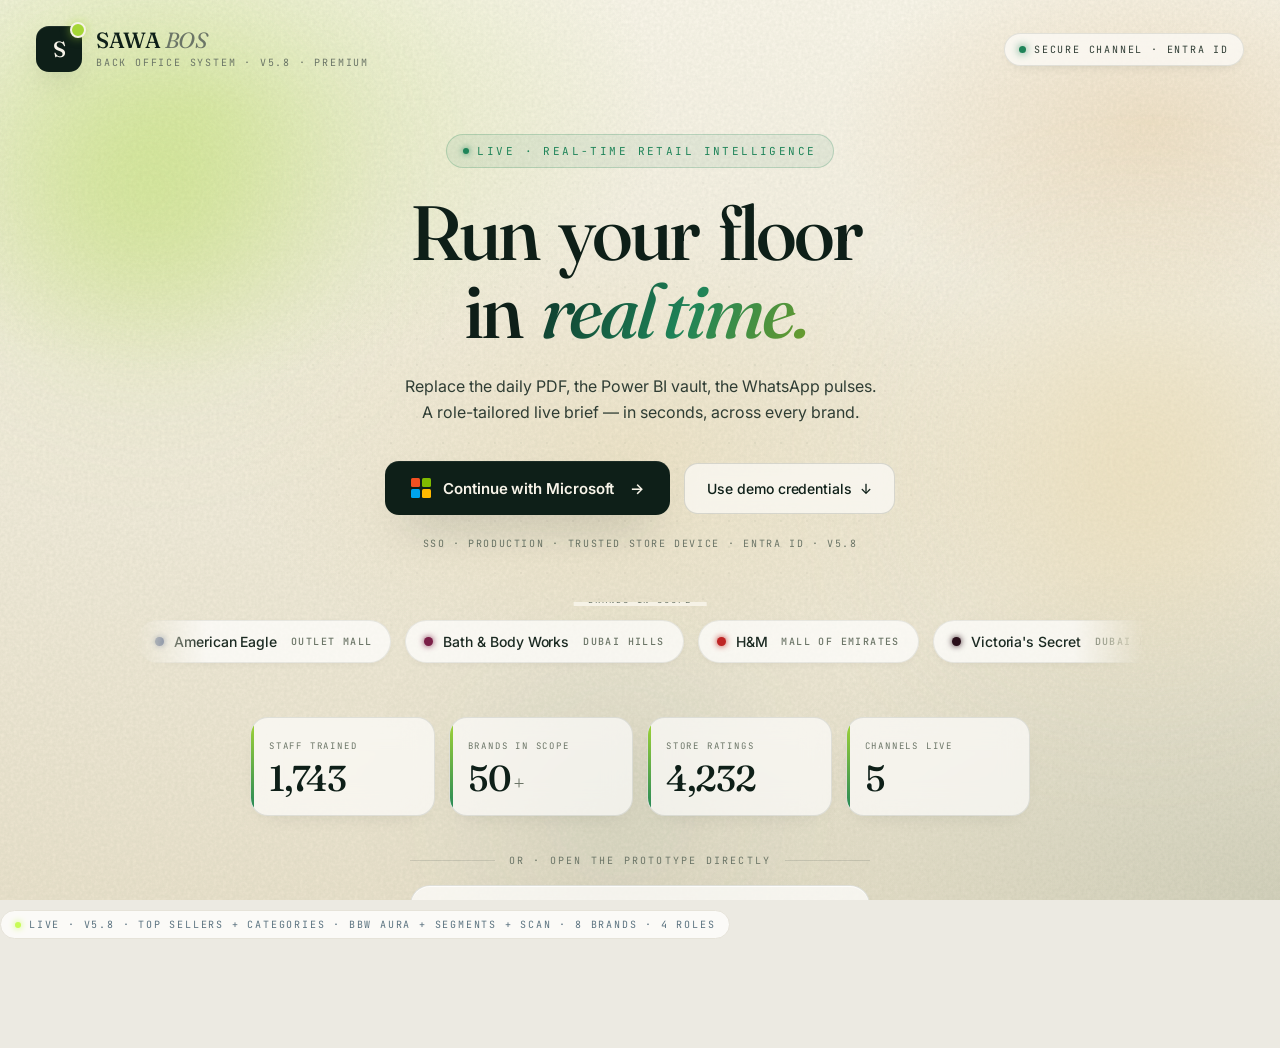
<file: index-v1.html>
<!doctype html>
<html lang="en">
<head>
<meta charset="utf-8" />
<meta name="viewport" content="width=device-width, initial-scale=1, viewport-fit=cover" />
<title>SAWA BOS · v5.8 — Premium · BBW Aura · Segments · Scan · Top 5 + Categories · ULTA</title>
<link rel="preconnect" href="https://fonts.googleapis.com" />
<link rel="preconnect" href="https://fonts.gstatic.com" crossorigin />
<link href="https://fonts.googleapis.com/css2?family=Fraunces:ital,opsz,wght@0,9..144,400;0,9..144,500;0,9..144,600;1,9..144,500&family=Inter:wght@400;500;600;700&family=JetBrains+Mono:wght@400;500;600&display=swap" rel="stylesheet" />
<style>
  :root {
    --paper:        #FBFAF7;
    --paper-2:      #F4F2EC;
    --paper-3:      #ECE9DF;
    --line:         #E6E3D9;
    --line-2:       #D5D1C2;
    --ink:          #0E1714;
    --ink-2:        #1F2A26;
    --ink-3:        #5B7380;
    --ink-4:        #8B9B97;
    --ink-5:        #B1BDB8;
    --lime:         #C7FB55;
    --lime-2:       #B3F03A;
    --lime-ink:     #1A2A05;
    --pos:          #0F6B4E;
    --neg:          #BE3A3A;
    --neg-soft:     #F6D8D5;
    --warn:         #B07309;
    --warn-soft:    #F7E6BA;
    --blue:         #2D6CDF;
    --blue-soft:    #DFEAFB;
    --amber:        #D6A21E;
    --amber-soft:   #F5E5B6;
    --rose:         #D8527C;
    --rose-soft:    #F8DDE6;
    --slate:        #3E5867;
    --slate-soft:   #DCE3E7;
    --hover:        rgba(14,23,20,.04);

    --brand:        #0E1714;
    --brand-soft:   #F0EEE3;

    --shadow-card:  0 4px 12px rgba(15,20,23,.03);
    --shadow-card-2:0 1px 0 rgba(15,20,23,.04), 0 12px 28px rgba(15,20,23,.06);
    --shadow-dev:   0 30px 60px rgba(15,20,23,.22), 0 4px 12px rgba(15,20,23,.10);
  }
  /* per-brand tints applied via [data-brand] on .stage */
  .stage[data-brand="ame"]  { --brand:#0E2D71; --brand-soft:#E4ECFB; }
  .stage[data-brand="bbw"]  { --brand:#7A1F47; --brand-soft:#F8E2EB; }
  .stage[data-brand="hm"]   { --brand:#BE2424; --brand-soft:#FBE0DE; }
  .stage[data-brand="vs"]   { --brand:#2A0F1A; --brand-soft:#F1DCE3; }
  .stage[data-brand="cos"]  { --brand:#1A1A1A; --brand-soft:#EEEDE8; }
  .stage[data-brand="ct"]   { --brand:#8B1B3E; --brand-soft:#F6DDE5; }

  * { box-sizing: border-box; }
  html, body {
    margin: 0; padding: 0;
    background:
      radial-gradient(900px 600px at 10% 0%, #F4F2EA 0%, transparent 70%),
      radial-gradient(700px 500px at 100% 30%, #EEEBE0 0%, transparent 70%),
      #ECEAE2;
    font-family: 'Inter', system-ui, -apple-system, sans-serif;
    color: var(--ink);
    -webkit-font-smoothing: antialiased;
    text-rendering: optimizeLegibility;
  }
  ::selection { background: var(--lime); color: var(--lime-ink); }

  /* ═════════════════ LOGIN STAGE · v5.8 premium light landing ═════════════════ */
  .login-stage {
    position: fixed; inset: 0;
    background: #F6F2E6;
    color: var(--ink);
    overflow-y: auto;
    overflow-x: hidden;
    -webkit-overflow-scrolling: touch;
    overscroll-behavior: contain;
    z-index: 100;
    display: flex;
    flex-direction: column;
    transition: opacity .6s ease, transform .6s ease;
    scroll-behavior: smooth;
  }
  .login-stage.gone {
    opacity: 0;
    transform: scale(1.04);
    pointer-events: none;
  }
  .login-stage::-webkit-scrollbar { width: 10px; }
  .login-stage::-webkit-scrollbar-track { background: transparent; }
  .login-stage::-webkit-scrollbar-thumb {
    background: rgba(14,31,24,.10);
    border-radius: 8px;
    border: 2px solid transparent;
    background-clip: padding-box;
  }
  .login-stage::-webkit-scrollbar-thumb:hover {
    background: rgba(14,31,24,.22); background-clip: padding-box;
  }

  /* layered mesh background · cream + warm sand + faint forest accents */
  .motion-bg {
    position: absolute; inset: 0;
    pointer-events: none;
    z-index: 0;
    background:
      radial-gradient(58% 48% at 16% 12%, rgba(165,214,54,.22) 0%, transparent 62%),
      radial-gradient(70% 60% at 100% 100%, rgba(15,61,46,.10) 0%, transparent 65%),
      radial-gradient(50% 40% at 50% 50%, rgba(232,212,162,.30) 0%, transparent 65%),
      radial-gradient(38% 32% at 90% 14%, rgba(217,164,93,.22) 0%, transparent 65%),
      linear-gradient(180deg, #FBF7EB 0%, #F2ECDA 60%, #ECE4CE 100%);
  }
  /* paper grain — gives the premium "art-printed" feel */
  .motion-grain {
    position: absolute; inset: 0; pointer-events: none; z-index: 1;
    opacity: .55;
    mix-blend-mode: multiply;
    background-image: url("data:image/svg+xml;utf8,%3Csvg viewBox='0 0 200 200' xmlns='http://www.w3.org/2000/svg'%3E%3Cfilter id='n'%3E%3CfeTurbulence type='fractalNoise' baseFrequency='1.4' numOctaves='2' stitchTiles='stitch'/%3E%3CfeColorMatrix values='0 0 0 0 0.1  0 0 0 0 0.15  0 0 0 0 0.1  0 0 0 0.18 0'/%3E%3C/filter%3E%3Crect width='100%25' height='100%25' filter='url(%23n)'/%3E%3C/svg%3E");
  }
  /* subtle dotted grid that fades to the edges */
  .motion-grid {
    position: absolute; inset: 0;
    background-image:
      radial-gradient(circle at 1px 1px, rgba(14,31,24,.10) 1px, transparent 1.2px);
    background-size: 26px 26px;
    mask-image: radial-gradient(closest-side at 50% 45%, #000 30%, transparent 85%);
    -webkit-mask-image: radial-gradient(closest-side at 50% 45%, #000 30%, transparent 85%);
    z-index: 1; opacity: .42;
    animation: gridDrift 50s linear infinite;
    pointer-events: none;
  }
  @keyframes gridDrift {
    0%   { background-position: 0 0; }
    100% { background-position: 26px 26px; }
  }
  /* drifting mesh blobs */
  .motion-blob {
    position: absolute;
    border-radius: 50%;
    filter: blur(80px);
    z-index: 1;
    pointer-events: none;
  }
  .blob-1 { width: 540px; height: 540px; left: -120px; top: -80px;
    background: radial-gradient(closest-side, rgba(165,214,54,.55), transparent 72%);
    animation: blobDrift 22s ease-in-out infinite; }
  .blob-2 { width: 600px; height: 600px; right: -160px; top: 18%;
    background: radial-gradient(closest-side, rgba(232,212,162,.70), transparent 72%);
    animation: blobDrift 28s ease-in-out infinite -6s; }
  .blob-3 { width: 420px; height: 420px; left: 32%; bottom: -120px;
    background: radial-gradient(closest-side, rgba(15,61,46,.18), transparent 72%);
    animation: blobDrift 26s ease-in-out infinite -12s; }
  @keyframes blobDrift {
    0%,100% { transform: translate(0,0) scale(1); }
    50%     { transform: translate(80px,40px) scale(1.08); }
  }

  .login-head {
    position: relative; z-index: 5;
    display: flex; justify-content: space-between; align-items: center;
    padding: 26px 36px;
    animation: fadeDown .7s .05s ease-out backwards;
  }
  @keyframes fadeDown {
    from { opacity: 0; transform: translateY(-10px); }
    to   { opacity: 1; transform: none; }
  }
  .login-brand { display: flex; align-items: center; gap: 14px; }
  .sawa-mono-lg {
    width: 46px; height: 46px; border-radius: 13px;
    background: #0E1F18; color: #F8F4E9;
    display: grid; place-items: center;
    font-family: 'Fraunces', serif; font-weight: 500; font-size: 22px;
    letter-spacing: -.02em; position: relative;
    box-shadow:
      0 1px 0 rgba(255,255,255,.08) inset,
      0 14px 30px -16px rgba(14,31,24,.55);
  }
  .sawa-mono-lg::after {
    content: ""; position: absolute; right: -4px; top: -4px;
    width: 12px; height: 12px; border-radius: 50%;
    background: #A5D636; border: 2.5px solid #F6F2E6;
    box-shadow: 0 0 10px rgba(165,214,54,.55);
    animation: pulse 2s ease-in-out infinite;
  }
  .lh-t {
    font-family: 'Fraunces', serif; font-weight: 500;
    font-size: 22px; letter-spacing: -.02em; line-height: 1;
    color: #0E1F18;
  }
  .lh-t em { font-style: italic; color: #6B7567; font-weight: 400; }
  .lh-s {
    font-family: 'JetBrains Mono', monospace; font-size: 10px;
    color: #6B7567; text-transform: uppercase; letter-spacing: .18em;
    margin-top: 5px;
  }
  .login-secure {
    font-family: 'JetBrains Mono', monospace; font-size: 10px;
    color: #2F3D34; text-transform: uppercase; letter-spacing: .18em;
    display: inline-flex; align-items: center; gap: 8px;
    padding: 9px 14px;
    background: rgba(255,255,255,.62);
    border: 1px solid rgba(14,31,24,.10);
    border-radius: 999px;
    backdrop-filter: blur(14px);
    box-shadow: 0 4px 14px -8px rgba(14,31,24,.22);
  }
  .login-secure .dot {
    width: 7px; height: 7px; border-radius: 50%;
    background: #1F8459;
    box-shadow: 0 0 8px #1F8459;
    animation: pulse 1.6s ease-in-out infinite;
  }

  .login-panel {
    position: relative; z-index: 5;
    align-self: center;
    width: 100%;
    max-width: 1080px;
    padding: 36px 36px 24px;
    margin-block: auto;
    text-align: center;
    transition: opacity .45s ease, transform .45s ease;
  }
  .login-panel.gone {
    opacity: 0; transform: translateY(-12px) scale(.98);
    pointer-events: none; position: absolute;
  }
  .login-panel.entering {
    animation: enterUp .55s cubic-bezier(.22,.61,.36,1) both;
  }
  @keyframes enterUp {
    from { opacity: 0; transform: translateY(20px) scale(.98); }
    to   { opacity: 1; transform: none; }
  }
  @keyframes fadeUp {
    from { opacity: 0; transform: translateY(18px); }
    to   { opacity: 1; transform: none; }
  }
  /* short-screen tuning · keeps premium feel on 1366×768 laptops */
  @media (max-height: 880px) {
    .login-hero        { font-size: clamp(36px, 5vw, 60px); margin: 0 0 16px; }
    .login-sub         { margin: 0 auto 24px; }
    .brand-marquee     { margin: 36px 0 18px; }
    .login-tickers     { margin: 24px auto 18px; }
    .login-or          { margin: 26px auto 14px; }
    .login-panel       { padding: 22px 36px 20px; }
    .login-head        { padding: 18px 32px; }
  }
  @media (max-height: 720px) {
    .login-hero        { font-size: clamp(28px, 4vw, 40px); }
    .login-sub         { display: none; }
    .login-tickers     { display: none; }
    .brand-marquee     { margin: 18px 0 14px; padding: 12px 0; }
    .login-pre         { margin-bottom: 12px; }
    .login-meta        { display: none; }
  }
  .login-pre {
    display: inline-flex; align-items: center; gap: 8px;
    font-family: 'JetBrains Mono', monospace; font-size: 11px;
    color: #1F8459; text-transform: uppercase; letter-spacing: .22em;
    padding: 9px 16px; border-radius: 999px;
    background: rgba(31,132,89,.08);
    border: 1px solid rgba(31,132,89,.22);
    margin-bottom: 26px;
    animation: fadeUp .7s .15s ease-out backwards;
  }
  .login-pre em { font-style: italic; color: #0E1F18; font-weight: 500; }
  .login-pre::before {
    content: ""; width: 6px; height: 6px; border-radius: 50%;
    background: #1F8459; box-shadow: 0 0 6px #1F8459;
    animation: pulse 1.4s ease-in-out infinite;
  }
  .login-hero {
    font-family: 'Fraunces', serif; font-weight: 500;
    font-size: clamp(46px, 6vw, 86px);
    letter-spacing: -.04em;
    line-height: 1.02;
    color: #0E1F18;
    margin: 0 0 22px;
    max-width: 16ch; margin-left: auto; margin-right: auto;
  }
  .login-hero .word {
    display: inline-block;
    animation: heroWord .9s ease-out backwards;
    margin-right: .12em;
  }
  .login-hero .word.w1 { animation-delay: .25s; }
  .login-hero .word.w2 { animation-delay: .35s; }
  .login-hero .word.w3 { animation-delay: .45s; }
  .login-hero .word.w4 { animation-delay: .58s; }
  .login-hero .word.w5 { animation-delay: .68s; }
  .login-hero .word.w6 { animation-delay: .78s; }
  @keyframes heroWord {
    from { opacity: 0; transform: translateY(28px); filter: blur(6px); }
    to   { opacity: 1; transform: none; filter: blur(0); }
  }
  .login-hero em {
    font-style: italic; font-weight: 500;
    background: linear-gradient(120deg, #0F3D2E 8%, #1F8459 55%, #6E9D2A 100%);
    -webkit-background-clip: text;
    -webkit-text-fill-color: transparent;
    background-clip: text;
  }
  .login-sub {
    font-family: 'Inter', sans-serif; font-size: 16px;
    line-height: 1.65;
    color: #2F3D34;
    margin: 0 auto 36px;
    max-width: 540px;
    animation: fadeUp .8s .9s ease-out backwards;
  }

  .login-cta-row {
    display: inline-flex; flex-wrap: wrap; align-items: center;
    justify-content: center; gap: 14px;
    animation: fadeUp .8s 1.0s ease-out backwards;
  }
  .login-btn {
    appearance: none; border: 0; cursor: pointer;
    background: #0E1F18; color: #F8F4E9;
    padding: 17px 26px; border-radius: 14px;
    font-family: 'Inter', sans-serif; font-size: 15px; font-weight: 600;
    display: inline-flex; align-items: center; gap: 12px;
    box-shadow:
      0 22px 46px -22px rgba(14,31,24,.55),
      0 1px 0 rgba(255,255,255,.06) inset;
    transition: transform .18s ease, box-shadow .25s ease, background .2s;
    position: relative;
    letter-spacing: -.005em;
  }
  .login-btn:hover {
    transform: translateY(-3px);
    background: #0F3D2E;
    box-shadow: 0 30px 60px -22px rgba(14,31,24,.55);
  }
  .login-btn:active { transform: translateY(-1px); }
  .login-btn .ms-grid {
    display: grid; grid-template-columns: 9px 9px; grid-template-rows: 9px 9px;
    gap: 2px; width: 20px; height: 20px;
  }
  .login-btn .ms-grid span { width: 9px; height: 9px; border-radius: 1.5px; }
  .login-btn .ms-grid span:nth-child(1) { background: #F25022; }
  .login-btn .ms-grid span:nth-child(2) { background: #7FBA00; }
  .login-btn .ms-grid span:nth-child(3) { background: #00A4EF; }
  .login-btn .ms-grid span:nth-child(4) { background: #FFB900; }
  .login-btn .arr {
    margin-left: 4px;
    transition: transform .3s cubic-bezier(.22,.61,.36,1);
  }
  .login-btn:hover .arr { transform: translateX(4px); }

  .login-link-btn {
    appearance: none; cursor: pointer;
    background: rgba(255,255,255,.62);
    color: #0E1F18;
    padding: 16px 22px;
    border-radius: 14px;
    border: 1.5px solid rgba(14,31,24,.14);
    font-family: 'Inter', sans-serif; font-size: 14px; font-weight: 500;
    display: inline-flex; align-items: center; gap: 8px;
    backdrop-filter: blur(10px);
    transition: border-color .2s, background .2s, transform .18s ease;
    letter-spacing: -.005em;
  }
  .login-link-btn:hover {
    border-color: rgba(14,31,24,.40);
    background: rgba(255,255,255,.92);
    transform: translateY(-2px);
  }
  .login-link-btn .arr { transition: transform .3s cubic-bezier(.22,.61,.36,1); }
  .login-link-btn:hover .arr { transform: translateY(2px); }

  .login-meta {
    margin: 22px auto 0;
    display: flex; flex-wrap: wrap; justify-content: center; gap: 8px;
    font-family: 'JetBrains Mono', monospace; font-size: 10px;
    color: #6B7567; text-transform: uppercase; letter-spacing: .16em;
    animation: fadeUp .8s 1.15s ease-out backwards;
  }

  /* brand marquee · infinite scroll band */
  .brand-marquee {
    position: relative; z-index: 4;
    margin: 52px auto 22px;
    padding: 18px 0;
    overflow: hidden;
    max-width: 1100px;
    mask-image: linear-gradient(90deg, transparent 0%, #000 7%, #000 93%, transparent 100%);
    -webkit-mask-image: linear-gradient(90deg, transparent 0%, #000 7%, #000 93%, transparent 100%);
    animation: fadeUp .8s 1.25s ease-out backwards;
  }
  .brand-marquee::before {
    content: "brands in scope";
    position: absolute; left: 50%; top: -8px; transform: translateX(-50%);
    font-family: 'JetBrains Mono', monospace; font-size: 9px;
    color: #6B7567; text-transform: uppercase; letter-spacing: .22em;
    background: #F6F2E6;
    padding: 0 14px;
    z-index: 2;
  }
  .bm-track {
    display: inline-flex; gap: 14px;
    animation: bmScroll 42s linear infinite;
    white-space: nowrap;
  }
  @keyframes bmScroll {
    from { transform: translateX(0); }
    to   { transform: translateX(-50%); }
  }
  .bm-chip {
    display: inline-flex; align-items: center; gap: 10px;
    padding: 12px 18px;
    background: rgba(255,255,255,.72);
    border: 1px solid rgba(14,31,24,.08);
    border-radius: 999px;
    font-family: 'Inter', sans-serif; font-size: 14px; font-weight: 500;
    color: #1B2A22;
    letter-spacing: -.005em;
    backdrop-filter: blur(10px);
    box-shadow: 0 2px 10px -4px rgba(14,31,24,.10);
    flex-shrink: 0;
  }
  .bm-chip .dot {
    width: 9px; height: 9px; border-radius: 50%;
    background: var(--c, #1F8459);
    box-shadow: 0 0 6px var(--c, #1F8459);
  }
  .bm-chip .meta {
    font-family: 'JetBrains Mono', monospace; font-size: 10px;
    color: #6B7567; text-transform: uppercase; letter-spacing: .14em;
    margin-left: 4px;
  }

  /* demo username/password form (prototype only) · light glass */
  .login-or {
    display: flex; align-items: center; gap: 14px;
    max-width: 460px; margin: 38px auto 18px;
    font-family: 'JetBrains Mono', monospace; font-size: 10px;
    text-transform: uppercase; letter-spacing: .22em;
    color: #6B7567;
    animation: fadeUp .8s 1.4s ease-out backwards;
  }
  .login-or::before,
  .login-or::after {
    content: ""; flex: 1; height: 1px;
    background: rgba(14,31,24,.12);
  }
  .login-demo {
    max-width: 460px; margin: 0 auto;
    display: grid; gap: 12px;
    background: rgba(255,255,255,.72);
    border: 1px solid rgba(14,31,24,.10);
    border-radius: 20px;
    padding: 22px 22px 18px;
    text-align: left;
    backdrop-filter: blur(20px) saturate(120%);
    box-shadow:
      0 1px 0 rgba(255,255,255,.7) inset,
      0 30px 60px -30px rgba(14,31,24,.30),
      0 6px 18px -12px rgba(14,31,24,.20);
    animation: fadeUp .9s 1.45s ease-out backwards;
  }
  .login-demo .lbl {
    font-family: 'JetBrains Mono', monospace; font-size: 9px;
    text-transform: uppercase; letter-spacing: .2em;
    color: #6B7567;
    display: flex; justify-content: space-between; align-items: center;
  }
  .login-demo .lbl em {
    font-style: normal; color: #1F8459;
    font-size: 9px; letter-spacing: .16em;
  }
  .login-demo .field {
    display: flex; align-items: center; gap: 10px;
    background: rgba(246,242,230,.65);
    border: 1.5px solid rgba(14,31,24,.10);
    border-radius: 12px;
    padding: 13px 14px;
    transition: border .2s ease, background .2s, box-shadow .2s;
  }
  .login-demo .field:focus-within {
    border-color: rgba(31,132,89,.55);
    background: rgba(255,255,255,.85);
    box-shadow: 0 0 0 3px rgba(31,132,89,.10);
  }
  .login-demo .field svg { color: #6B7567; flex-shrink: 0; }
  .login-demo .field input {
    flex: 1; min-width: 0;
    background: transparent; border: 0; outline: 0;
    color: #0E1F18; font-family: 'Inter', sans-serif; font-size: 14px;
    letter-spacing: -.005em;
  }
  .login-demo .field input::placeholder { color: #9BA396; }
  .login-demo .row {
    display: flex; align-items: center; justify-content: space-between;
    gap: 12px; padding-top: 4px;
  }
  .login-demo .role-pick {
    flex: 1;
    background-color: rgba(246,242,230,.65);
    border: 1.5px solid rgba(14,31,24,.10);
    border-radius: 12px;
    padding: 13px 14px;
    color: #0E1F18; font-family: 'Inter', sans-serif; font-size: 13px;
    appearance: none;
    background-image: url("data:image/svg+xml;utf8,<svg xmlns='http://www.w3.org/2000/svg' width='10' height='6' viewBox='0 0 10 6' fill='none' stroke='%236B7567' stroke-width='1.4' stroke-linecap='round' stroke-linejoin='round'><path d='M1 1.5l4 3 4-3'/></svg>");
    background-repeat: no-repeat; background-position: right 14px center;
    padding-right: 32px;
  }
  .login-demo .role-pick option { background:#FBF7EB; color:#0E1F18; }
  .login-demo .submit {
    flex-shrink: 0;
    padding: 13px 22px;
    border-radius: 12px;
    background: #0E1F18;
    color: #F8F4E9;
    border: 0; cursor: pointer;
    font-family: 'JetBrains Mono', monospace;
    font-size: 11px; font-weight: 600; letter-spacing: .14em;
    text-transform: uppercase;
    display: inline-flex; align-items: center; gap: 8px;
    transition: transform .15s ease, box-shadow .2s ease, background .2s;
    box-shadow: 0 14px 28px -14px rgba(14,31,24,.45);
  }
  .login-demo .submit:hover {
    transform: translateY(-2px);
    background: #0F3D2E;
    box-shadow: 0 22px 38px -16px rgba(14,31,24,.55);
  }
  .login-demo .submit:active { transform: translateY(0); }
  .login-demo .hint {
    font-family: 'JetBrains Mono', monospace; font-size: 9px;
    color: #6B7567; text-transform: uppercase; letter-spacing: .18em;
    text-align: center; margin-top: 6px; line-height: 1.6;
  }
  .login-demo .hint b { color: #1F8459; font-weight: 500; }
  .login-demo .err {
    font-family: 'JetBrains Mono', monospace; font-size: 10px;
    color: #C24A4A; text-transform: uppercase; letter-spacing: .14em;
    text-align: center; margin-top: 2px;
    opacity: 0; transition: opacity .25s ease;
  }
  .login-demo .err.show { opacity: 1; }
  .login-tickers {
    margin: 36px auto 22px;
    display: grid; grid-template-columns: repeat(4, 1fr); gap: 14px;
    max-width: 780px;
    animation: fadeUp .8s 1.3s ease-out backwards;
  }
  .tk {
    padding: 22px 18px 18px;
    background: rgba(255,255,255,.66);
    border: 1px solid rgba(14,31,24,.10);
    border-radius: 18px;
    backdrop-filter: blur(14px);
    text-align: left;
    box-shadow: 0 8px 24px -16px rgba(14,31,24,.20);
    position: relative; overflow: hidden;
    transition: transform .2s ease, border-color .2s, box-shadow .2s;
  }
  .tk:hover {
    transform: translateY(-3px);
    border-color: rgba(14,31,24,.20);
    box-shadow: 0 18px 38px -22px rgba(14,31,24,.30);
  }
  .tk::before {
    content: ""; position: absolute; left: 0; top: 0; bottom: 0; width: 3px;
    background: linear-gradient(180deg, #A5D636, #1F8459);
  }
  .tk-l {
    display: block;
    font-family: 'JetBrains Mono', monospace; font-size: 9px;
    color: #6B7567; text-transform: uppercase; letter-spacing: .2em;
    margin-bottom: 8px;
  }
  .tk-v {
    font-family: 'Fraunces', serif; font-weight: 500;
    font-size: 36px; letter-spacing: -.025em; color: #0E1F18;
    line-height: 1;
  }
  .tk-u {
    font-family: 'Fraunces', serif; font-size: 22px; color: #6B7567;
    margin-left: 2px;
  }

  /* role panel · light glass */
  .role-panel { max-width: 920px; }
  .role-grid {
    display: grid; grid-template-columns: repeat(2, 1fr); gap: 14px;
    margin-top: 12px;
  }
  .login-role-card {
    appearance: none; cursor: pointer;
    background: rgba(255,255,255,.66);
    border: 1.5px solid rgba(14,31,24,.10);
    border-radius: 18px;
    padding: 22px 24px;
    text-align: left; color: #0E1F18;
    transition: transform .18s ease, border-color .15s, background .15s, box-shadow .2s;
    display: flex; flex-direction: column; gap: 12px;
    backdrop-filter: blur(14px);
    box-shadow: 0 8px 24px -16px rgba(14,31,24,.18);
  }
  .login-role-card:hover {
    transform: translateY(-4px);
    border-color: rgba(31,132,89,.45);
    background: rgba(255,255,255,.92);
    box-shadow: 0 22px 38px -22px rgba(14,31,24,.30);
  }
  .login-role-card.primary {
    background: linear-gradient(160deg, rgba(165,214,54,.18), rgba(255,255,255,.65) 60%);
    border-color: rgba(31,132,89,.35);
  }
  .rc-h { display: flex; justify-content: space-between; align-items: center; }
  .rc-ic {
    width: 44px; height: 44px; border-radius: 12px;
    background: rgba(14,31,24,.06);
    color: #1F8459;
    display: grid; place-items: center;
  }
  .login-role-card.primary .rc-ic {
    background: #0E1F18; color: #A5D636;
  }
  .rc-tag {
    font-family: 'JetBrains Mono', monospace; font-size: 9px;
    color: #1F8459; text-transform: uppercase; letter-spacing: .2em;
    padding: 4px 10px; border-radius: 999px;
    background: rgba(31,132,89,.10); border: 1px solid rgba(31,132,89,.30);
  }
  .rc-nm {
    font-family: 'Fraunces', serif; font-size: 24px; font-weight: 500;
    letter-spacing: -.02em; line-height: 1;
    color: #0E1F18;
  }
  .rc-meta {
    font-family: 'JetBrains Mono', monospace; font-size: 10px;
    color: #6B7567; text-transform: uppercase; letter-spacing: .14em;
  }
  .login-back {
    margin-top: 26px;
    appearance: none; background: transparent; border: 0; cursor: pointer;
    color: #6B7567;
    font-family: 'JetBrains Mono', monospace; font-size: 11px;
    text-transform: uppercase; letter-spacing: .18em;
    padding: 10px 14px;
  }
  .login-back:hover { color: #0E1F18; }

  .login-foot {
    position: relative; z-index: 5;
    display: flex; justify-content: center; align-items: center; gap: 12px;
    padding: 28px 36px 30px;
    font-family: 'JetBrains Mono', monospace; font-size: 10px;
    color: #6B7567; text-transform: uppercase; letter-spacing: .16em;
    animation: fadeUp .8s 1.55s ease-out backwards;
  }
  .login-foot .dot {
    width: 4px; height: 4px; border-radius: 50%; background: rgba(14,31,24,.20);
  }
  .login-foot .live-dot {
    display: inline-flex; align-items: center; gap: 6px;
    color: #1F8459;
  }
  .login-foot .live-dot::before {
    content: ""; width: 6px; height: 6px; border-radius: 50%;
    background: #1F8459; box-shadow: 0 0 6px #1F8459;
    animation: pulse 1.6s ease-in-out infinite;
  }

  /* sign-out chip in app */
  .sign-out {
    appearance: none; cursor: pointer;
    border: 1px solid var(--line); background: var(--paper);
    color: var(--ink-3);
    padding: 6px 10px 6px 9px; border-radius: 8px;
    font-family: 'JetBrains Mono', monospace; font-size: 10px;
    text-transform: uppercase; letter-spacing: .14em;
    display: inline-flex; align-items: center; gap: 6px;
    margin-left: 10px;
    transition: color .15s, border-color .15s;
  }
  .sign-out:hover { color: var(--ink); border-color: var(--ink); }

  /* ───────── outer stage ───────── */
  .stage {
    min-height: 100vh; padding: 20px 24px 60px;
    display: flex; flex-direction: column; gap: 18px;
    opacity: 0; pointer-events: none;
    transition: opacity .55s ease;
  }
  .stage.live { opacity: 1; pointer-events: auto; }
  .stage-head {
    max-width: 1680px; margin: 0 auto; width: 100%;
    display: grid; grid-template-columns: auto 1fr auto; align-items: center; gap: 24px;
  }
  .logo-wrap {
    display: flex; align-items: center; gap: 12px;
  }
  .sawa-mono {
    width: 38px; height: 38px;
    border-radius: 10px;
    background: var(--ink);
    color: #fff;
    display: grid; place-items: center;
    font-family: 'Fraunces', serif; font-weight: 500;
    font-size: 18px; letter-spacing: -.02em;
    position: relative;
  }
  .sawa-mono::after {
    content: ""; position: absolute; right: -3px; top: -3px;
    width: 8px; height: 8px; border-radius: 50%;
    background: var(--lime); border: 2px solid var(--paper);
    animation: pulse 2s ease-in-out infinite;
  }
  @keyframes pulse {
    0%, 100% { transform: scale(1); opacity: 1; }
    50%      { transform: scale(1.25); opacity: .8; }
  }
  .brand-text {
    font-family: 'Fraunces', serif;
    font-size: 24px; letter-spacing: -.02em; font-weight: 500;
    line-height: 1;
  }
  .brand-text .it { font-style: italic; color: var(--ink-3); font-weight: 400; }
  .brand-text .sub {
    display: block;
    font-family: 'JetBrains Mono', monospace;
    text-transform: uppercase;
    font-size: 9.5px; letter-spacing: .18em;
    color: var(--ink-3); margin-top: 5px; font-weight: 500;
  }
  .head-mid {
    display: flex; justify-content: center; gap: 8px;
    flex-wrap: wrap;
  }
  .head-mid .crumb {
    font-family: 'JetBrains Mono', monospace;
    font-size: 10px; text-transform: uppercase; letter-spacing: .14em;
    color: var(--ink-3);
    background: var(--paper);
    border: 1px solid var(--line);
    padding: 6px 12px; border-radius: 999px;
  }
  .head-mid .crumb b { color: var(--ink); font-weight: 600; }
  .head-right {
    display: flex; align-items: center; gap: 12px;
  }
  .pill-live {
    display: inline-flex; align-items: center; gap: 6px;
    background: var(--lime); color: var(--lime-ink);
    padding: 6px 12px; border-radius: 999px;
    font-family: 'JetBrains Mono', monospace; font-size: 10px;
    text-transform: uppercase; letter-spacing: .14em; font-weight: 600;
  }
  .pill-live::before {
    content: ""; width: 6px; height: 6px; border-radius: 50%;
    background: var(--lime-ink); animation: pulse 1.4s ease-in-out infinite;
  }

  /* role + brand bar */
  .control-bar {
    max-width: 1680px; margin: 0 auto; width: 100%;
    display: grid; grid-template-columns: 1fr auto; gap: 16px;
    align-items: center;
  }
  .brand-chips {
    display: flex; gap: 8px; align-items: center; flex-wrap: wrap;
  }
  .brand-chips .lbl, .role-bar .lbl {
    font-family: 'JetBrains Mono', monospace; font-size: 10px;
    color: var(--ink-3); text-transform: uppercase; letter-spacing: .18em;
    margin-right: 4px;
  }
  .chip {
    appearance: none; border: 1px solid var(--line); background: var(--paper);
    color: var(--ink);
    padding: 7px 12px; border-radius: 999px;
    font-family: 'Inter', sans-serif; font-size: 12px; font-weight: 500;
    cursor: pointer; transition: all .15s;
    display: inline-flex; align-items: center; gap: 7px;
  }
  .chip .dot {
    width: 8px; height: 8px; border-radius: 50%;
    background: var(--brand);
  }
  .chip:hover {
    border-color: var(--ink); transform: translateY(-1px);
    box-shadow: 0 4px 12px -8px rgba(0,0,0,.4);
  }
  .chip.active {
    background: var(--ink); color: #fff; border-color: var(--ink);
    box-shadow: 0 4px 14px -6px rgba(0,0,0,.45);
  }
  .chip.active .dot {
    background: var(--lime);
    box-shadow: 0 0 0 2px rgba(199,251,85,.25);
  }
  .chip.more {
    appearance: none; border: 1px solid var(--line); background: transparent;
    padding: 7px 12px;
    font-family: 'JetBrains Mono', monospace; font-size: 10px;
    color: var(--ink-3); letter-spacing: .14em; text-transform: uppercase;
  }
  .brand-select {
    appearance: none;
    border: 1px solid var(--line-2);
    background: var(--paper) url("data:image/svg+xml;utf8,<svg xmlns='http://www.w3.org/2000/svg' width='12' height='12' viewBox='0 0 12 12'><path d='M3 4.5 L6 7.5 L9 4.5' fill='none' stroke='%235B7380' stroke-width='1.4' stroke-linecap='round' stroke-linejoin='round'/></svg>") no-repeat right 10px center;
    padding: 7px 28px 7px 12px;
    border-radius: 999px;
    font-family: 'Inter', sans-serif; font-size: 12px; font-weight: 500;
    color: var(--ink);
    cursor: pointer;
  }
  .role-bar {
    display: flex; gap: 6px; align-items: center;
  }
  .role-pill {
    appearance: none; border: 1px solid var(--line); background: var(--paper);
    padding: 6px 10px; border-radius: 8px;
    font-family: 'JetBrains Mono', monospace; font-size: 10px;
    text-transform: uppercase; letter-spacing: .14em;
    color: var(--ink-3); cursor: pointer;
    transition: all .15s;
  }
  .role-pill:hover {
    color: var(--ink); border-color: var(--ink-3);
  }
  .role-pill.active {
    background: var(--ink); color: #fff; border-color: var(--ink);
    box-shadow: 0 4px 12px -8px rgba(0,0,0,.4);
  }

  /* devices */
  .fit-wrap {
    /* JS sets --fit-scale based on viewport. Layout = devices * scale. */
    width: 100%;
    display: flex; justify-content: center;
    overflow: visible;
  }
  .fit-wrap > .devices {
    transform: scale(var(--fit-scale, 1));
    transform-origin: top center;
    transition: transform .35s cubic-bezier(.22,.61,.36,1);
  }
  .devices {
    display: grid;
    grid-template-columns: 1180px 430px;
    gap: 40px;
    justify-content: center;
    align-items: start;
  }

  /* ───────── iPad ───────── */
  .ipad {
    position: relative;
    width: 1180px; height: 836px;
    background: #14181A;
    border-radius: 44px;
    padding: 16px;
    box-shadow: var(--shadow-dev);
  }
  .ipad::after {
    content: ""; position: absolute; top: 50%; right: -3px;
    transform: translateY(-50%);
    width: 3px; height: 64px; background: #2A2E31; border-radius: 0 2px 2px 0;
  }
  .ipad-screen {
    width: 100%; height: 100%;
    background: var(--paper);
    border-radius: 30px;
    overflow: hidden;
    display: grid; grid-template-columns: 220px 1fr;
  }

  /* sidebar */
  .pad-side {
    border-right: 1px solid var(--line);
    padding: 20px 16px;
    display: flex; flex-direction: column; gap: 18px;
    background: linear-gradient(180deg, var(--paper) 0%, var(--paper-2) 100%);
  }
  .pad-side .logo-row {
    display: flex; align-items: center; gap: 10px;
  }
  .pad-side .logo-row .mono {
    width: 30px; height: 30px; border-radius: 8px;
    background: var(--ink); color: #fff;
    display: grid; place-items: center;
    font-family: 'Fraunces', serif; font-weight: 500;
    font-size: 14px; letter-spacing: -.02em; position: relative;
  }
  .pad-side .logo-row .mono::after {
    content: ""; position: absolute; right: -2px; top: -2px;
    width: 6px; height: 6px; border-radius: 50%;
    background: var(--lime); border: 2px solid var(--paper);
  }
  .pad-side .logo-row .t {
    font-family: 'Fraunces', serif; font-size: 17px;
    letter-spacing: -.02em; font-weight: 500; line-height: 1;
  }
  .pad-side .logo-row .s {
    font-family: 'JetBrains Mono', monospace; font-size: 8.5px;
    color: var(--ink-3); text-transform: uppercase; letter-spacing: .18em;
    margin-top: 2px;
  }
  .pad-user {
    border: 1px solid var(--line);
    background: #fff; border-radius: 12px;
    padding: 11px 12px;
    box-shadow: var(--shadow-card);
  }
  .pad-user .name {
    font-family: 'Fraunces', serif; font-size: 15px; font-weight: 500;
    letter-spacing: -.01em;
  }
  .pad-user .role {
    font-family: 'JetBrains Mono', monospace; font-size: 9px;
    color: var(--ink-3); text-transform: uppercase; letter-spacing: .14em;
    margin-top: 3px;
  }
  .pad-user .role .brand-name { color: var(--brand); font-weight: 600; }

  .pad-group-h {
    font-family: 'JetBrains Mono', monospace; font-size: 9px;
    color: var(--ink-4); text-transform: uppercase; letter-spacing: .22em;
    padding: 0 6px 0 4px; margin-top: 2px;
  }
  .pad-nav { display: flex; flex-direction: column; gap: 1px; }
  .pad-nav button {
    appearance: none; border: 0; background: transparent;
    text-align: left; padding: 9px 10px; border-radius: 9px;
    font-family: 'Inter', sans-serif; font-size: 13px; font-weight: 500;
    color: var(--ink-2); cursor: pointer;
    display: flex; align-items: center; gap: 9px;
    transition: background .15s;
  }
  .pad-nav button .ic {
    width: 15px; height: 15px; color: var(--ink-3); flex: 0 0 15px;
  }
  .pad-nav button:hover { background: var(--hover); }
  .pad-nav button.active {
    background: var(--ink); color: #fff;
    box-shadow: var(--shadow-card);
  }
  .pad-nav button.active .ic { color: var(--lime); }

  .pad-foot {
    margin-top: auto;
    font-family: 'JetBrains Mono', monospace; font-size: 9px;
    color: var(--ink-4); text-transform: uppercase; letter-spacing: .14em;
    line-height: 1.7; padding: 0 6px;
  }
  .pad-foot .live::before {
    content: ""; display: inline-block; width: 6px; height: 6px;
    border-radius: 50%; background: var(--lime); margin-right: 6px;
    transform: translateY(-1px);
    animation: pulse 1.6s ease-in-out infinite;
  }

  /* main */
  .pad-main {
    overflow: auto;
    padding: 20px 24px 24px;
  }
  .pad-head {
    display: flex; align-items: flex-end; justify-content: space-between;
    gap: 16px; padding-bottom: 14px;
    border-bottom: 1px solid var(--line);
  }
  .pad-head .t {
    font-family: 'Fraunces', serif; font-size: 34px;
    letter-spacing: -.025em; font-weight: 500; line-height: 1;
  }
  .pad-head .t em { font-style: italic; color: var(--brand); }
  .pad-head .s {
    font-family: 'JetBrains Mono', monospace; font-size: 10px;
    text-transform: uppercase; letter-spacing: .16em;
    color: var(--ink-3); margin-top: 6px;
  }
  .pad-head .s .b { color: var(--brand); font-weight: 600; }
  .pad-head .filters { display: flex; gap: 8px; align-items: center; }
  .pad-head .filters .grp {
    display: grid;
    grid-template-columns: minmax(170px,1.4fr) minmax(110px,1fr);
    gap: 8px;
  }
  .sel {
    appearance: none;
    border: 1px solid var(--line-2);
    background: #fff;
    padding: 8px 28px 8px 12px;
    border-radius: 9px;
    font-family: 'Inter', sans-serif; font-size: 12px; font-weight: 500;
    color: var(--ink); cursor: pointer; min-width: 0;
    background-image: url("data:image/svg+xml;utf8,<svg xmlns='http://www.w3.org/2000/svg' width='12' height='12' viewBox='0 0 12 12'><path d='M3 4.5 L6 7.5 L9 4.5' fill='none' stroke='%235B7380' stroke-width='1.4' stroke-linecap='round' stroke-linejoin='round'/></svg>");
    background-repeat: no-repeat;
    background-position: right 8px center;
  }
  .sel:focus { outline: 2px solid var(--ink); outline-offset: 1px; }

  /* iPad coloured common-metric boxes */
  .common-boxes {
    margin-top: 16px;
    display: grid;
    grid-template-columns: 1.4fr 1fr 1fr 1fr;
    gap: 12px;
  }
  .cb {
    border-radius: 16px; padding: 16px 18px;
    border: 1px solid transparent;
    box-shadow: var(--shadow-card);
    position: relative; overflow: hidden;
  }
  .cb.live    { background: linear-gradient(160deg, #FBFAF6, #F6F2E2); border-color: #E6E0CB; }
  .cb.atv     { background: var(--blue-soft);  }
  .cb.chan    { background: var(--amber-soft); }
  .cb.tx      { background: var(--rose-soft);  }
  .cb .l {
    font-family: 'JetBrains Mono', monospace; font-size: 9.5px;
    color: var(--ink-3); text-transform: uppercase; letter-spacing: .14em;
    display: flex; justify-content: space-between; align-items: center;
    gap: 8px; flex-wrap: nowrap;
  }
  .cb .l > span:first-child { white-space: nowrap; }
  .cb .l .refresh {
    font-family: 'JetBrains Mono', monospace; font-size: 8.5px;
    color: var(--ink-3); display: inline-flex; align-items: center; gap: 4px;
    background: rgba(255,255,255,.7); padding: 3px 7px; border-radius: 6px;
    letter-spacing: .08em;
    white-space: nowrap; flex: 0 0 auto;
  }
  .cb .l .refresh::before {
    content:""; width:5px; height:5px; border-radius:50%; background: var(--lime);
    animation: pulse 1.6s ease-in-out infinite;
  }
  .cb .n {
    font-family: 'Fraunces', serif; font-size: 40px;
    letter-spacing: -.03em; font-weight: 500; line-height: 1;
    margin: 12px 0 6px;
  }
  .cb .n .u { font-size: 14px; color: var(--ink-3); margin-left: 4px; letter-spacing: 0; }
  .cb .f {
    font-family: 'JetBrains Mono', monospace; font-size: 10px;
    color: var(--ink-2); line-height: 1.55;
  }
  .cb .f b { font-weight: 700; color: var(--ink); }
  .cb .delta-neg { color: var(--neg); font-weight: 700; }
  .cb .delta-pos { color: var(--pos); font-weight: 700; }
  .cb .progress {
    margin-top: 10px;
    height: 8px; background: rgba(0,0,0,.05); border-radius: 6px;
    position: relative; overflow: hidden;
    box-shadow: inset 0 1px 0 rgba(0,0,0,.04);
  }
  .cb .progress i {
    position: absolute; left: 0; top: 0; bottom: 0;
    background: linear-gradient(90deg, var(--lime-2) 0%, var(--lime) 100%);
    border-radius: 6px;
    transition: width .4s ease;
    box-shadow: 0 0 10px rgba(199,251,85,.55);
  }
  .cb .progress i::after {
    content: "";
    position: absolute; inset: 0;
    background: linear-gradient(90deg, transparent 0%, rgba(255,255,255,.55) 50%, transparent 100%);
    transform: translateX(-100%);
    animation: shimmer 2.6s linear infinite;
  }
  .cb .edit-target {
    appearance: none; border: 0; background: var(--ink); color: #fff;
    padding: 4px 9px; border-radius: 6px; cursor: pointer;
    font-family: 'JetBrains Mono', monospace; font-size: 9px;
    text-transform: uppercase; letter-spacing: .14em; font-weight: 600;
    display: inline-flex; align-items: center; gap: 4px;
  }
  .cb .edit-target::before { content: "✎"; font-size: 10px; }
  body.no-edit .edit-target { display: none; }

  /* Tightened VM access (review fix · high #8)
     VM sees: store context, brand-personal strip, team, Me tab, VM-specific AI brief.
     VM does NOT see: live revenue card, P&L delta, channel breakdown, channels-live tile,
     transactions count, target editing. */
  body.role-vm #padRev,
  body.role-vm #padTarget,
  body.role-vm #padDelta,
  body.role-vm #padPace,
  body.role-vm #padProgress,
  body.role-vm .cb.atv .f,
  body.role-vm .cb.chan,
  body.role-vm .cb.tx,
  body.role-vm .channels-wrap,
  body.role-vm #phRev,
  body.role-vm #phTrend,
  body.role-vm #phTarget,
  body.role-vm #phForecast,
  body.role-vm #phPace,
  body.role-vm .live-card .pbar,
  body.role-vm .live-card .pace,
  body.role-vm .common-mini .c:nth-child(3),
  body.role-vm .ph-orders-sum {
    display: none !important;
  }
  /* VM hint banner replaces the revenue card on the iPhone */
  body.role-vm .live-card::before {
    content: "VM scope · floor cues · window calendar · brand visuals — revenue hidden by access policy";
    display: block;
    font-family: 'JetBrains Mono', monospace; font-size: 10.5px;
    color: var(--ink-3); letter-spacing: .04em;
    padding: 14px 12px; line-height: 1.5;
  }
  body.role-vm .live-card .h,
  body.role-vm .live-card .row,
  body.role-vm .live-card .target-row {
    display: none !important;
  }
  body.role-vm .pad-head .filters { opacity: .4; }

  /* brand-personal strip */
  .bp-strip {
    margin-top: 12px;
    background: linear-gradient(160deg, var(--brand-soft), #fff);
    border: 1px solid var(--line);
    border-radius: 16px; padding: 14px 18px;
    display: grid;
    grid-template-columns: auto repeat(3, 1fr);
    gap: 18px; align-items: center;
    box-shadow: var(--shadow-card);
  }
  .bp-strip .lab {
    font-family: 'JetBrains Mono', monospace; font-size: 9.5px;
    color: var(--ink-3); text-transform: uppercase; letter-spacing: .18em;
  }
  .bp-strip .lab b { color: var(--brand); font-weight: 700; }
  .bp-strip .m { display: flex; flex-direction: column; gap: 2px; }
  .bp-strip .m .n {
    font-family: 'Fraunces', serif; font-size: 22px;
    font-weight: 500; letter-spacing: -.02em; line-height: 1;
  }
  .bp-strip .m .l {
    font-family: 'JetBrains Mono', monospace; font-size: 9px;
    color: var(--ink-3); text-transform: uppercase; letter-spacing: .14em;
  }

  /* orders strip */
  .channels-wrap {
    margin-top: 12px;
    background: #fff;
    border: 1px solid var(--line);
    border-radius: 16px;
    padding: 14px 18px 16px;
    box-shadow: var(--shadow-card);
  }
  .channels-wrap .head {
    display: flex; justify-content: space-between; align-items: baseline;
    margin-bottom: 12px;
  }
  .channels-wrap .head .l {
    font-family: 'JetBrains Mono', monospace; font-size: 9.5px;
    color: var(--ink-3); text-transform: uppercase; letter-spacing: .18em;
  }
  .channels-wrap .head .hint {
    font-family: 'JetBrains Mono', monospace; font-size: 9.5px;
    color: var(--ink-4); text-transform: uppercase; letter-spacing: .12em;
  }
  .channels {
    display: grid; grid-template-columns: repeat(5, 1fr); gap: 10px;
  }
  .ch {
    appearance: none; text-align: left;
    background: #fff;
    border: 1px solid var(--line);
    border-radius: 13px;
    padding: 12px;
    cursor: pointer;
    transition: transform .14s, box-shadow .14s, border-color .14s;
    display: flex; flex-direction: column; gap: 8px;
    font-family: 'Inter', sans-serif; color: var(--ink);
  }
  .ch:hover { transform: translateY(-2px); border-color: var(--ink); box-shadow: var(--shadow-card-2); }
  .ch.off { opacity: .55; cursor: not-allowed; }
  .ch.off:hover { transform: none; border-color: var(--line); box-shadow: none; }
  .ch .top { display: flex; justify-content: space-between; align-items: center; }
  .ch .badge {
    width: 30px; height: 30px; border-radius: 9px;
    display: grid; place-items: center;
    font-family: 'Fraunces', serif; font-weight: 500; font-size: 15px;
    color: #fff; letter-spacing: -.02em;
  }
  .ch.p .badge { background: var(--pos); }
  .ch.m .badge { background: var(--slate); }
  .ch.h .badge { background: var(--amber); color: var(--ink); }
  .ch.a .badge { background: var(--rose); }
  .ch.s .badge { background: #C4C0B3; }
  .ch .live {
    font-family: 'JetBrains Mono', monospace; font-size: 8.5px;
    text-transform: uppercase; letter-spacing: .16em;
    color: var(--lime-ink); background: var(--lime);
    padding: 3px 7px; border-radius: 999px; font-weight: 700;
  }
  .ch .off-tag {
    font-family: 'JetBrains Mono', monospace; font-size: 8.5px;
    text-transform: uppercase; letter-spacing: .16em;
    color: var(--ink-4); background: var(--paper-2);
    padding: 3px 7px; border-radius: 999px;
  }
  .ch .name { font-weight: 600; font-size: 13px; }
  .ch .meta {
    font-family: 'JetBrains Mono', monospace; font-size: 9.5px;
    color: var(--ink-3); letter-spacing: .04em; line-height: 1.5;
  }
  .ch .val {
    font-family: 'Fraunces', serif; font-size: 20px;
    font-weight: 500; letter-spacing: -.02em; line-height: 1;
  }

  /* hourly + AI brief on iPad */
  .strip {
    margin-top: 12px; display: grid;
    grid-template-columns: 1.5fr 1fr; gap: 12px;
  }
  .pulse-card, .ai-card, .stock-card-ipad {
    background: #fff; border: 1px solid var(--line);
    border-radius: 16px; padding: 14px 18px;
    box-shadow: var(--shadow-card);
  }
  .pulse-card .head, .ai-card .head, .stock-card-ipad .head {
    display: flex; justify-content: space-between; align-items: baseline;
    margin-bottom: 12px;
  }
  .pulse-card .head .l, .ai-card .head .l, .stock-card-ipad .head .l {
    font-family: 'JetBrains Mono', monospace; font-size: 9.5px;
    text-transform: uppercase; letter-spacing: .18em; color: var(--ink-3);
  }
  .pulse-card .head .r, .ai-card .head .r, .stock-card-ipad .head .r {
    font-family: 'JetBrains Mono', monospace; font-size: 9.5px;
    color: var(--ink-4); letter-spacing: .12em;
  }
  .hourly-chart {
    position: relative;
    display: grid;
    grid-template-columns: 32px 1fr;
    grid-template-rows: 1fr 22px;
    gap: 4px;
    height: 158px;
  }
  .y-axis, .hourly-chart .y {
    display: flex; flex-direction: column; justify-content: space-between;
    font-family: 'JetBrains Mono', monospace; font-size: 8.5px;
    color: var(--ink-4); text-align: right; padding-right: 4px;
    letter-spacing: .04em;
    height: 100%;
  }
  .hourly-chart .y span { display: block; }
  .bars-wrap {
    position: relative;
    border-left: 1px solid var(--line);
    border-bottom: 1px solid var(--line);
    overflow: hidden;
  }
  .bars-wrap::before,
  .bars-wrap::after {
    content: ""; position: absolute; left: 0; right: 0;
    height: 1px; background: var(--paper-2);
  }
  .bars-wrap::before { top: 33%; }
  .bars-wrap::after  { top: 66%; }
  .bars {
    position: relative;
    display: grid;
    grid-template-columns: repeat(13, 1fr);
    align-items: end;
    gap: 4px;
    height: 100%; padding: 4px;
  }
  .bar {
    position: relative;
    background: var(--ink-5); border-radius: 4px 4px 2px 2px;
    transition: background .2s, transform .2s;
  }
  .bar.now {
    background: var(--lime);
    box-shadow: 0 0 0 2px rgba(199,251,85,.25);
  }
  .bar.now::after {
    content: "LIVE";
    position: absolute; top: -16px; left: 50%; transform: translateX(-50%);
    font-family: 'JetBrains Mono', monospace; font-size: 8px;
    background: var(--ink); color: var(--lime);
    padding: 2px 5px; border-radius: 4px; letter-spacing: .14em; font-weight: 700;
  }
  .bar.dim { background: var(--paper-2); }
  .x-axis,
  .hourly-chart .x {
    grid-column: 2;
    display: grid; grid-template-columns: repeat(13, 1fr); gap: 4px;
    font-family: 'JetBrains Mono', monospace; font-size: 9px;
    color: var(--ink-4); text-align: center;
    letter-spacing: .02em; padding: 0 4px;
    align-items: start;
  }
  .x-axis span,
  .hourly-chart .x span {
    display: block; line-height: 1;
  }
  /* tick marks under each bar */
  .x-axis span::before,
  .hourly-chart .x span::before {
    content: "";
    display: block; width: 1px; height: 4px;
    background: var(--line-2);
    margin: 0 auto 3px;
  }
  .axis-corner {
    font-family: 'JetBrains Mono', monospace; font-size: 8.5px;
    color: var(--ink-4); text-align: right; padding-right: 4px;
    align-self: end; letter-spacing: .04em;
  }

  /* AI brief (iPad) — molecular polish */
  .ai-card { display: flex; flex-direction: column; }
  .ai-body {
    max-height: 260px; overflow: auto;
    display: flex; flex-direction: column; gap: 10px;
    padding-right: 4px;
  }
  .ai-body::-webkit-scrollbar { width: 4px; }
  .ai-body::-webkit-scrollbar-thumb { background: var(--line-2); border-radius: 4px; }
  .ai-item {
    border: 1px solid var(--line);
    border-radius: 13px; padding: 12px 14px 13px;
    background: linear-gradient(180deg, #FFFEFA 0%, #FAF7EE 100%);
    transition: transform .15s ease, box-shadow .25s ease;
  }
  .ai-item:hover {
    transform: translateY(-1px);
    box-shadow: 0 8px 22px -16px rgba(0,0,0,.25);
  }
  .ai-item .h {
    display: flex; justify-content: space-between; align-items: center;
    margin-bottom: 7px;
  }
  .ai-item .h .time {
    font-family: 'JetBrains Mono', monospace; font-size: 9px;
    color: var(--ink-4); text-transform: uppercase; letter-spacing: .16em;
    display: inline-flex; align-items: center; gap: 6px;
  }
  .ai-item .msg {
    font-family: 'Fraunces', serif; font-size: 15px; line-height: 1.45;
    letter-spacing: -.005em; color: var(--ink);
  }
  .ai-item .msg b {
    font-weight: 600; color: var(--ink);
    background: linear-gradient(180deg, transparent 60%, rgba(199,251,85,.45) 60% 95%, transparent 95%);
    padding: 0 1px;
  }

  /* PRIORITY card on dark — the action item */
  .ai-item.action {
    background:
      radial-gradient(140% 100% at 0% 0%, rgba(199,251,85,.10) 0%, transparent 50%),
      linear-gradient(180deg, #14201C 0%, #0B100E 100%);
    color: #fff; border-color: #1F2A26;
    box-shadow: 0 10px 30px -22px rgba(11,16,14,.7);
  }
  .ai-item.action .h .time { color: rgba(255,255,255,.55); }
  .ai-item.action .msg { color: #F5F7F4; }
  .ai-item.action .msg b {
    color: #fff;
    background: linear-gradient(180deg, transparent 60%, rgba(199,251,85,.30) 60% 95%, transparent 95%);
  }
  .ai-item .cta {
    margin-top: 10px;
    appearance: none; border: 0; cursor: pointer;
    background: var(--lime); color: var(--lime-ink);
    padding: 8px 12px 8px 9px; border-radius: 8px;
    font-family: 'Inter', sans-serif; font-size: 11.5px; font-weight: 600;
    display: inline-flex; align-items: center; gap: 6px;
    box-shadow: 0 8px 20px -10px rgba(199,251,85,.55);
    transition: transform .15s ease, box-shadow .25s ease;
  }
  .ai-item .cta:hover { transform: translateY(-1px); }
  .ai-item .cta .cta-tick {
    width: 14px; height: 14px; border-radius: 50%;
    background: var(--lime-ink); color: var(--lime);
    display: inline-grid; place-items: center;
    font-size: 9px; font-weight: 700;
  }
  .ai-item .cta .cta-arr { margin-left: 2px; }

  /* ── Coloured role tags (label pill at top of each brief) ── */
  .role-tag {
    font-family: 'JetBrains Mono', monospace; font-size: 9px;
    text-transform: uppercase; letter-spacing: .16em; font-weight: 700;
    padding: 3px 8px 3px 7px; border-radius: 6px;
    display: inline-flex; align-items: center; gap: 6px;
    background: rgba(15,107,78,.08); color: var(--pos);
    border: 1px solid rgba(15,107,78,.18);
  }
  .role-tag::before {
    content: ""; width: 5px; height: 5px; border-radius: 50%;
    background: currentColor;
  }
  .role-tag.t-priority {
    background: rgba(190,58,58,.10); color: var(--neg);
    border-color: rgba(190,58,58,.25);
  }
  .role-tag.t-channel  {
    background: rgba(45,108,223,.10); color: var(--blue);
    border-color: rgba(45,108,223,.25);
  }
  .role-tag.t-attach   {
    background: rgba(176,115,9,.10); color: var(--warn);
    border-color: rgba(176,115,9,.28);
  }
  .role-tag.t-yourday  {
    background: rgba(199,251,85,.18); color: var(--lime-ink);
    border-color: rgba(199,251,85,.45);
  }
  .role-tag.t-team     {
    background: rgba(91,115,128,.10); color: var(--ink-2);
    border-color: rgba(91,115,128,.22);
  }
  .role-tag.t-save     {
    background: rgba(216,82,124,.10); color: #B8345B;
    border-color: rgba(216,82,124,.22);
  }
  .role-tag.t-stock    {
    background: rgba(176,115,9,.10); color: var(--warn);
    border-color: rgba(176,115,9,.28);
  }
  .role-tag.t-action   {
    background: var(--lime); color: var(--lime-ink);
    border-color: var(--lime-2);
  }

  /* on-dark variants (PRIORITY action card) */
  .ai-item.action .role-tag {
    background: rgba(255,255,255,.06); color: var(--lime);
    border-color: rgba(199,251,85,.35);
  }
  .ai-item.action .role-tag.t-priority {
    background: rgba(255,93,93,.14); color: #FF8B7E;
    border-color: rgba(255,93,93,.40);
  }
  .ai-item.action .role-tag.t-attach {
    background: rgba(255,184,77,.14); color: #FFCE74;
    border-color: rgba(255,184,77,.40);
  }
  .ai-item.action .role-tag.t-yourday {
    background: var(--lime); color: var(--lime-ink);
    border-color: var(--lime);
  }

  /* live pip (small pulsing dot before time stamps) */
  .live-pip {
    width: 5px; height: 5px; border-radius: 50%;
    background: var(--lime);
    box-shadow: 0 0 5px var(--lime);
    animation: pulse 1.6s ease-in-out infinite;
  }

  /* ── Decorated tokens inside .msg ── */
  .ai-item .msg em.num,
  .ph-ai  .item .msg em.num {
    font-style: normal;
    font-family: 'JetBrains Mono', monospace;
    font-weight: 600;
    font-size: .88em;
    padding: 1px 5px;
    border-radius: 5px;
    letter-spacing: -.01em;
    white-space: nowrap;
  }
  .ai-item .msg em.num.pos,
  .ph-ai  .item .msg em.num.pos {
    color: var(--pos); background: rgba(15,107,78,.10);
  }
  .ai-item .msg em.num.neg,
  .ph-ai  .item .msg em.num.neg {
    color: var(--neg); background: rgba(190,58,58,.10);
  }
  .ai-item .msg em.num.pct,
  .ph-ai  .item .msg em.num.pct {
    color: var(--ink); background: rgba(199,251,85,.28);
  }
  .ai-item .msg em.num.aed,
  .ph-ai  .item .msg em.num.aed {
    color: var(--ink); background: rgba(45,108,223,.10);
    font-weight: 700;
  }
  .ai-item .msg em.num.aed .cur,
  .ph-ai  .item .msg em.num.aed .cur {
    color: var(--blue); font-weight: 600; font-size: .82em;
    margin-right: 1px;
  }
  .ai-item .msg em.num.t,
  .ph-ai  .item .msg em.num.t {
    color: var(--ink-3); background: var(--paper-3);
    font-size: .82em; padding: 0 4px;
  }
  /* On-dark token variants */
  .ai-item.action .msg em.num.pos {
    color: #9BF09A; background: rgba(155,240,154,.14);
  }
  .ai-item.action .msg em.num.neg {
    color: #FF8B7E; background: rgba(255,93,93,.16);
  }
  .ai-item.action .msg em.num.pct {
    color: var(--lime); background: rgba(199,251,85,.16);
  }
  .ai-item.action .msg em.num.aed {
    color: #fff; background: rgba(255,255,255,.08);
  }
  .ai-item.action .msg em.num.aed .cur { color: #9DC1FF; }
  .ai-item.action .msg em.num.t {
    color: rgba(255,255,255,.55); background: rgba(255,255,255,.06);
  }

  /* iPad stock card */
  .stock-card-ipad {
    margin-top: 12px;
  }
  .stock-card-ipad .grid {
    display: grid; grid-template-columns: 1fr 1fr 1fr 1.4fr; gap: 12px;
  }
  .stock-mini {
    border: 1px solid var(--line);
    border-radius: 11px; padding: 11px 13px;
    background: #fff;
  }
  .stock-mini .l {
    font-family: 'JetBrains Mono', monospace; font-size: 9px;
    color: var(--ink-3); text-transform: uppercase; letter-spacing: .16em;
  }
  .stock-mini .n {
    font-family: 'Fraunces', serif; font-size: 24px;
    font-weight: 500; letter-spacing: -.02em; margin-top: 4px; line-height: 1;
  }
  .stock-mini .f {
    font-family: 'JetBrains Mono', monospace; font-size: 9px;
    color: var(--ink-3); margin-top: 4px; letter-spacing: .04em;
  }
  .stock-mini.warn { background: var(--neg-soft); border-color: rgba(190,58,58,.3); }
  .stock-mini.warn .n { color: var(--neg); }
  .stock-list .row {
    display: grid; grid-template-columns: 1.4fr .5fr 1fr .8fr;
    align-items: center;
    padding: 8px 0; border-top: 1px solid var(--line);
    gap: 10px;
  }
  .stock-list .row:first-child { border-top: 0; }
  .stock-list .nm { font-size: 12px; font-weight: 500; }
  .stock-list .nm small {
    font-family: 'JetBrains Mono', monospace; font-size: 8.5px;
    color: var(--ink-4); display: block; letter-spacing: .08em; margin-top: 2px;
  }
  .stock-list .ct {
    font-family: 'Fraunces', serif; font-size: 16px; font-weight: 500;
  }
  .stock-list .b {
    height: 5px; background: var(--paper-2); border-radius: 3px;
    position: relative; overflow: hidden;
  }
  .stock-list .b i {
    position: absolute; left:0; top:0; bottom:0; background: var(--ink);
    border-radius: 3px;
  }
  .stock-list .b.low i { background: var(--neg); }
  .stock-list .act {
    font-family: 'JetBrains Mono', monospace; font-size: 9.5px;
    text-transform: uppercase; letter-spacing: .14em;
    color: var(--ink-2); font-weight: 600; text-align: right;
  }
  .stock-list .act .danger { color: var(--neg); }

  /* views (pad) */
  .pad-view { display: none; }
  .pad-view.active { display: block; }

  /* ───────── iPhone 14 Pro Max ───────── */
  .iphone {
    position: relative;
    width: 430px; height: 880px;
    background: linear-gradient(160deg, #1A1F22 0%, #0B0E10 100%);
    border-radius: 58px;
    padding: 11px;
    box-shadow:
      var(--shadow-dev),
      inset 0 0 0 1.5px rgba(255,255,255,.06);
  }
  /* titanium side rail accent */
  .iphone::before {
    content: ""; position: absolute;
    inset: 4px;
    border-radius: 56px;
    background: linear-gradient(180deg, rgba(255,255,255,.06), rgba(0,0,0,0) 40%);
    pointer-events: none;
  }
  /* mute switch + volume + power button hints (subtle, on left/right) */
  .iphone::after {
    content: ""; position: absolute;
    top: 130px; right: -3px;
    width: 3px; height: 100px;
    background: #1A1F22; border-radius: 0 2px 2px 0;
  }
  .iphone-screen {
    width: 100%; height: 100%;
    background: var(--paper);
    border-radius: 47px;
    overflow: hidden;
    position: relative;
    display: flex; flex-direction: column;
  }
  /* Dynamic Island */
  .notch {
    position: absolute; top: 13px; left: 50%;
    transform: translateX(-50%);
    width: 124px; height: 37px;
    background: #000;
    border-radius: 20px; z-index: 5;
    box-shadow:
      inset 0 0 0 1px rgba(255,255,255,.04),
      0 1px 3px rgba(0,0,0,.4);
    display: flex; align-items: center; justify-content: space-between;
    padding: 0 12px;
  }
  .notch::before {
    content: ""; width: 6px; height: 6px;
    border-radius: 50%; background: #1A2A05; box-shadow: 0 0 0 2px #0B0E10 inset;
  }
  .notch::after {
    content: ""; width: 6px; height: 6px; border-radius: 50%;
    background: var(--lime);
    box-shadow: 0 0 8px var(--lime), 0 0 0 2px #0B0E10 inset;
    animation: pulse 1.8s ease-in-out infinite;
  }
  .status {
    position: relative; z-index: 4;
    display: flex; justify-content: space-between; align-items: center;
    padding: 14px 24px 0;
    font-family: 'SF Pro Display', 'Inter', sans-serif; font-size: 14px;
    font-weight: 600; color: var(--ink);
  }
  .status .icons { display: inline-flex; gap: 6px; align-items: center; }
  .status .ic-signal,
  .status .ic-wifi,
  .status .ic-batt { display: inline-block; color: var(--ink); }
  .status .ic-batt {
    width: 26px; height: 12px;
    border: 1.3px solid var(--ink); border-radius: 3px;
    position: relative; padding: 1px;
    box-sizing: content-box;
  }
  .status .ic-batt::after {
    content: ""; position: absolute; right: -3.5px; top: 3px;
    width: 1.5px; height: 4px; background: var(--ink);
    border-radius: 0 1px 1px 0;
  }
  .status .ic-batt i {
    display: block; height: 100%; width: 84%;
    background: var(--ink); border-radius: 1px;
  }
  .ph-body {
    flex: 1; overflow: auto;
    padding: 16px 20px 100px;
  }
  .ph-body::-webkit-scrollbar { width: 4px; }
  .ph-body::-webkit-scrollbar-thumb { background: var(--line-2); border-radius: 4px; }
  .ph-view { display: none; animation: fadein .25s ease; }
  .ph-view.active { display: block; }
  .ph-view.active.sso { display: flex; flex-direction: column; }
  @keyframes fadein { from { opacity: 0; transform: translateY(4px); } to { opacity: 1; transform: none; } }

  /* SSO screen */
  .sso { padding: 40px 4px; min-height: 540px; }
  .sso .logo-big {
    width: 64px; height: 64px; border-radius: 18px;
    background: var(--ink); color: #fff;
    display: grid; place-items: center;
    font-family: 'Fraunces', serif; font-weight: 500;
    font-size: 28px; letter-spacing: -.02em;
    margin: 16px auto 28px;
    position: relative;
    box-shadow: var(--shadow-card-2);
  }
  .sso .logo-big::after {
    content: ""; position: absolute; right: -2px; top: -2px;
    width: 12px; height: 12px; border-radius: 50%;
    background: var(--lime); border: 3px solid var(--paper);
    animation: pulse 2s ease-in-out infinite;
  }
  .sso .greet {
    font-family: 'Fraunces', serif; font-size: 32px; font-weight: 500;
    letter-spacing: -.025em; line-height: 1.1; text-align: center;
  }
  .sso .greet em { font-style: italic; color: var(--ink-3); }
  .sso .sub {
    font-family: 'Inter', sans-serif; font-size: 13px; color: var(--ink-3);
    text-align: center; margin-top: 10px; line-height: 1.5;
    padding: 0 16px;
  }
  .sso .ms-btn {
    margin: 28px 8px 0;
    appearance: none; border: 0; background: var(--ink); color: #fff;
    padding: 15px 16px; border-radius: 14px; cursor: pointer;
    font-family: 'Inter', sans-serif; font-size: 14px; font-weight: 600;
    display: flex; align-items: center; justify-content: center; gap: 10px;
    box-shadow: var(--shadow-card-2);
  }
  .sso .ms-btn .ms-grid {
    display: grid; grid-template-columns: 8px 8px; grid-template-rows: 8px 8px;
    gap: 2px; flex: 0 0 18px; width: 18px; height: 18px;
  }
  .sso .ms-btn .ms-grid div { width: 8px; height: 8px; }
  .sso .ms-btn .ms-grid div:nth-child(1) { background: #F25022; }
  .sso .ms-btn .ms-grid div:nth-child(2) { background: #7FBA00; }
  .sso .ms-btn .ms-grid div:nth-child(3) { background: #00A4EF; }
  .sso .ms-btn .ms-grid div:nth-child(4) { background: #FFB900; }
  .sso .ms-btn::after { content: "→"; margin-left: 4px; }
  .sso .alt {
    text-align: center; margin-top: 14px;
    font-family: 'JetBrains Mono', monospace; font-size: 9.5px;
    color: var(--ink-4); text-transform: uppercase; letter-spacing: .14em;
  }
  .sso .secure {
    margin-top: auto;
    border-top: 1px solid var(--line); padding-top: 16px;
    display: flex; justify-content: space-between; align-items: center;
    font-family: 'JetBrains Mono', monospace; font-size: 9.5px;
    color: var(--ink-3); text-transform: uppercase; letter-spacing: .14em;
  }
  .sso .secure .l::before {
    content: ""; display: inline-block; width: 6px; height: 6px;
    border-radius: 50%; background: var(--lime); margin-right: 6px;
  }

  /* Role picker */
  .roles-wrap { padding-top: 8px; }
  .role-hello {
    font-family: 'Fraunces', serif; font-size: 26px; letter-spacing: -.02em; font-weight: 500;
    line-height: 1.15; margin-top: 24px;
  }
  .role-hello em { font-style: italic; }
  .role-sub {
    font-family: 'Inter', sans-serif; font-size: 12.5px; color: var(--ink-3);
    margin-top: 8px; line-height: 1.5;
  }
  .role-list {
    margin-top: 22px; display: flex; flex-direction: column; gap: 8px;
  }
  .role-tile {
    appearance: none; text-align: left; cursor: pointer;
    background: #fff; border: 1px solid var(--line);
    border-radius: 14px; padding: 14px 16px;
    display: flex; align-items: center; gap: 12px;
    color: var(--ink); transition: transform .12s, border-color .12s;
    box-shadow: var(--shadow-card);
  }
  .role-tile:hover { transform: translateY(-1px); border-color: var(--ink); }
  .role-tile.primary { background: var(--ink); color: #fff; border-color: var(--ink); }
  .role-tile .ic {
    width: 36px; height: 36px; border-radius: 11px;
    background: var(--brand-soft); color: var(--brand);
    display: grid; place-items: center; flex: 0 0 36px;
  }
  .role-tile.primary .ic { background: rgba(255,255,255,.12); color: var(--lime); }
  .role-tile .info { flex: 1; }
  .role-tile .nm {
    font-family: 'Fraunces', serif; font-size: 15px; font-weight: 500;
    letter-spacing: -.01em;
  }
  .role-tile .meta {
    font-family: 'JetBrains Mono', monospace; font-size: 9px;
    color: var(--ink-3); text-transform: uppercase; letter-spacing: .14em;
    margin-top: 3px;
  }
  .role-tile.primary .meta { color: rgba(255,255,255,.65); }
  .role-tile .arr { color: var(--ink-3); }
  .role-tile.primary .arr { color: var(--lime); }

  /* iPhone main app header */
  .ph-app-head {
    display: flex; justify-content: space-between; align-items: center;
    margin-bottom: 12px; gap: 8px;
  }
  .ph-app-head .l { display: flex; align-items: center; gap: 9px; min-width: 0; }
  .ph-app-head .l .mono {
    width: 28px; height: 28px; border-radius: 8px;
    background: var(--ink); color: #fff;
    display: grid; place-items: center; flex: 0 0 28px;
    font-family: 'Fraunces', serif; font-size: 13px; font-weight: 500;
    position: relative;
  }
  .ph-app-head .l .mono::after {
    content: ""; position: absolute; top: -2px; right: -2px;
    width: 6px; height: 6px; border-radius: 50%;
    background: var(--lime); border: 2px solid var(--paper);
  }
  .ph-app-head .l .txt { min-width: 0; }
  .ph-app-head .l .t {
    font-family: 'Fraunces', serif; font-size: 17px; font-weight: 500;
    letter-spacing: -.01em; line-height: 1;
  }
  .ph-app-head .l .s {
    font-family: 'JetBrains Mono', monospace; font-size: 8.5px;
    color: var(--ink-3); text-transform: uppercase; letter-spacing: .14em;
    margin-top: 4px; max-width: 200px;
    overflow: hidden; text-overflow: ellipsis; white-space: nowrap;
  }
  .ph-app-head .l .s .b { color: var(--brand); font-weight: 600; }
  .ph-app-head .r { display: flex; gap: 6px; flex: 0 0 auto; }
  .ph-icon {
    width: 30px; height: 30px;
    border: 1px solid var(--line); border-radius: 9px;
    background: #fff; display: grid; place-items: center;
    color: var(--ink-2); cursor: pointer;
  }

  /* Brand chips mobile */
  .ph-chips {
    display: flex; gap: 6px; margin-bottom: 12px; align-items: center;
    overflow-x: auto; padding-bottom: 2px;
  }
  .ph-chips::-webkit-scrollbar { display: none; }
  .ph-chip {
    appearance: none; border: 1px solid var(--line); background: #fff;
    padding: 6px 10px; border-radius: 999px;
    font-family: 'Inter', sans-serif; font-size: 11px; font-weight: 500;
    color: var(--ink); cursor: pointer; flex: 0 0 auto;
    display: inline-flex; align-items: center; gap: 6px;
  }
  .ph-chip .dot {
    width: 7px; height: 7px; border-radius: 50%; background: var(--brand);
  }
  .ph-chip.active { background: var(--ink); color: #fff; border-color: var(--ink); }
  .ph-chip.active .dot { background: var(--lime); }
  .ph-chip-more {
    flex: 0 0 auto;
  }
  .ph-chip-more select {
    appearance: none;
    border: 1px solid var(--line); background: transparent;
    padding: 6px 22px 6px 10px;
    border-radius: 999px;
    font-family: 'JetBrains Mono', monospace; font-size: 9.5px;
    text-transform: uppercase; letter-spacing: .14em; color: var(--ink-3);
    background-image: url("data:image/svg+xml;utf8,<svg xmlns='http://www.w3.org/2000/svg' width='10' height='10' viewBox='0 0 12 12'><path d='M3 4.5 L6 7.5 L9 4.5' fill='none' stroke='%235B7380' stroke-width='1.4' stroke-linecap='round' stroke-linejoin='round'/></svg>");
    background-repeat: no-repeat; background-position: right 8px center;
    cursor: pointer;
  }

  /* View selector mobile */
  .ph-view-row {
    display: grid; grid-template-columns: 1.5fr 1fr; gap: 8px; margin-bottom: 14px;
  }

  /* Today: live revenue card */
  .live-card {
    background: linear-gradient(160deg, var(--ink) 0%, #1A2826 100%);
    color: #fff;
    border-radius: 16px; padding: 16px 18px;
    box-shadow: var(--shadow-card-2);
    position: relative; overflow: hidden;
  }
  .live-card::before {
    content: ""; position: absolute; top: -20px; right: -20px;
    width: 160px; height: 160px;
    background: radial-gradient(closest-side, var(--lime) 0%, transparent 70%);
    opacity: .22; pointer-events: none;
  }
  .live-card .h {
    display: flex; justify-content: space-between; align-items: center;
    font-family: 'JetBrains Mono', monospace; font-size: 9.5px;
    text-transform: uppercase; letter-spacing: .16em; color: rgba(255,255,255,.7);
    margin-bottom: 10px;
  }
  .live-card .h .live-pill {
    background: var(--lime); color: var(--lime-ink);
    padding: 3px 8px; border-radius: 999px; font-weight: 700;
    display: inline-flex; align-items: center; gap: 5px;
  }
  .live-card .h .live-pill::before {
    content: ""; width: 5px; height: 5px; border-radius: 50%;
    background: var(--lime-ink); animation: pulse 1.4s ease-in-out infinite;
  }
  .live-card .row {
    display: flex; justify-content: space-between; align-items: flex-end; gap: 8px;
  }
  .live-card .n {
    font-family: 'Fraunces', serif;
    font-size: 36px; letter-spacing: -.03em; font-weight: 500; line-height: 1;
  }
  .live-card .n .cur {
    font-size: 13px; color: rgba(255,255,255,.6); font-weight: 400; margin-right: 4px;
  }
  .live-card .trend {
    background: var(--neg-soft); color: var(--neg);
    padding: 4px 9px; border-radius: 8px;
    font-family: 'JetBrains Mono', monospace; font-size: 10.5px; font-weight: 700;
    letter-spacing: .04em;
  }
  .live-card .trend.up { background: rgba(199,251,85,.18); color: var(--lime); }
  .live-card .target-row {
    display: flex; justify-content: space-between; align-items: center;
    margin-top: 6px;
    font-family: 'JetBrains Mono', monospace; font-size: 10px;
    color: rgba(255,255,255,.7); letter-spacing: .04em;
  }
  .live-card .target-row b { color: #fff; font-weight: 700; }
  .live-card .edit-target {
    appearance: none; border: 1px solid rgba(255,255,255,.2);
    background: rgba(255,255,255,.08); color: #fff;
    padding: 3px 8px; border-radius: 6px; cursor: pointer;
    font-family: 'JetBrains Mono', monospace; font-size: 9px;
    text-transform: uppercase; letter-spacing: .14em; font-weight: 600;
    display: inline-flex; align-items: center; gap: 5px;
  }
  .live-card .edit-target::before { content: "✎"; font-size: 10px; }
  body.no-edit .live-card .edit-target { display: none; }
  .live-card .pbar {
    margin-top: 10px;
    height: 8px; background: rgba(255,255,255,.10); border-radius: 6px;
    overflow: hidden; position: relative;
    box-shadow: inset 0 1px 0 rgba(0,0,0,.18);
  }
  .live-card .pbar i {
    position: absolute; left: 0; top: 0; bottom: 0;
    background: linear-gradient(90deg, var(--lime-2) 0%, var(--lime) 100%);
    border-radius: 6px;
    transition: width .5s ease;
    box-shadow: 0 0 12px rgba(199,251,85,.45);
  }
  .live-card .pbar i::after {
    content: "";
    position: absolute; inset: 0;
    background: linear-gradient(90deg,
      transparent 0%,
      rgba(255,255,255,.0) 30%,
      rgba(255,255,255,.55) 50%,
      rgba(255,255,255,.0) 70%,
      transparent 100%);
    transform: translateX(-100%);
    animation: shimmer 2.6s linear infinite;
  }
  @keyframes shimmer {
    0%   { transform: translateX(-100%); }
    100% { transform: translateX(110%); }
  }
  .live-card .pace {
    display: flex; justify-content: space-between;
    margin-top: 7px;
    font-family: 'JetBrains Mono', monospace; font-size: 9.5px;
    color: rgba(255,255,255,.7); letter-spacing: .04em;
  }
  .live-card .pace .refresh {
    display: inline-flex; align-items: center; gap: 5px;
  }
  .live-card .pace .refresh::before {
    content: ""; width: 5px; height: 5px; border-radius: 50%;
    background: var(--lime); animation: pulse 1.6s ease-in-out infinite;
  }

  /* Common metric strip mobile */
  .common-mini {
    margin-top: 10px;
    display: grid; grid-template-columns: 1fr 1fr 1fr; gap: 7px;
  }
  .common-mini .c {
    background: #fff; border: 1px solid var(--line); border-radius: 12px;
    padding: 10px 12px; box-shadow: var(--shadow-card);
  }
  .common-mini .c .l {
    font-family: 'JetBrains Mono', monospace; font-size: 8.5px;
    color: var(--ink-3); text-transform: uppercase; letter-spacing: .16em;
  }
  .common-mini .c .n {
    font-family: 'Fraunces', serif; font-size: 19px;
    font-weight: 500; letter-spacing: -.02em; line-height: 1; margin-top: 4px;
  }
  .common-mini .c .u {
    font-family: 'JetBrains Mono', monospace; font-size: 8.5px;
    color: var(--ink-3); margin-top: 2px; letter-spacing: .14em; text-transform: uppercase;
  }

  /* Brand personal strip mobile */
  .bp-mini {
    margin-top: 10px;
    background: linear-gradient(160deg, var(--brand-soft) 0%, #fff 100%);
    border: 1px solid var(--line);
    border-radius: 14px; padding: 12px 14px;
    box-shadow: var(--shadow-card);
  }
  .bp-mini .h {
    display: flex; justify-content: space-between; align-items: center;
    font-family: 'JetBrains Mono', monospace; font-size: 8.5px;
    color: var(--ink-3); text-transform: uppercase; letter-spacing: .16em;
    margin-bottom: 8px;
  }
  .bp-mini .h b { color: var(--brand); font-weight: 700; }
  .bp-mini .grid { display: grid; grid-template-columns: 1fr 1fr 1fr; gap: 8px; }
  .bp-mini .grid .m .n {
    font-family: 'Fraunces', serif; font-size: 18px; font-weight: 500;
    letter-spacing: -.02em; line-height: 1;
  }
  .bp-mini .grid .m .l {
    font-family: 'JetBrains Mono', monospace; font-size: 8.5px;
    color: var(--ink-3); margin-top: 3px; letter-spacing: .04em;
  }

  /* Hourly mobile */
  .ph-hourly {
    margin-top: 10px;
    background: #fff; border: 1px solid var(--line); border-radius: 14px;
    padding: 12px 14px; box-shadow: var(--shadow-card);
  }
  .ph-hourly .h {
    display: flex; justify-content: space-between; align-items: center;
    margin-bottom: 10px;
    font-family: 'JetBrains Mono', monospace; font-size: 9px;
    color: var(--ink-3); text-transform: uppercase; letter-spacing: .16em;
  }
  .ph-hourly .h .r { color: var(--ink-4); }
  .ph-hourly .chart {
    display: grid;
    grid-template-columns: 26px 1fr;
    grid-template-rows: 1fr 18px;
    gap: 3px; height: 118px;
  }
  .ph-hourly .y {
    display: flex; flex-direction: column; justify-content: space-between;
    font-family: 'JetBrains Mono', monospace; font-size: 8px;
    color: var(--ink-4); text-align: right; padding-right: 3px;
    letter-spacing: .04em;
  }
  .ph-hourly .bw {
    position: relative;
    border-left: 1px solid var(--line);
    border-bottom: 1px solid var(--line);
  }
  .ph-hourly .bw::before, .ph-hourly .bw::after {
    content: ""; position: absolute; left:0; right:0;
    height: 1px; background: var(--paper-2);
  }
  .ph-hourly .bw::before { top: 33%; }
  .ph-hourly .bw::after { top: 66%; }
  .ph-hourly .bars {
    position: relative;
    display: grid; grid-template-columns: repeat(13, 1fr);
    align-items: end; gap: 2px; height: 100%; padding: 3px 2px;
  }
  .ph-hourly .bars .b {
    background: var(--ink-5); border-radius: 3px 3px 1px 1px;
  }
  .ph-hourly .bars .b.now {
    background: var(--lime);
  }
  .ph-hourly .bars .b.dim { background: var(--paper-2); }
  .ph-hourly .x {
    grid-column: 2;
    display: grid; grid-template-columns: repeat(13, 1fr); gap: 2px;
    font-family: 'JetBrains Mono', monospace; font-size: 8px;
    color: var(--ink-4); text-align: center; padding: 0 2px;
    align-items: start;
  }
  .ph-hourly .x span { display: block; line-height: 1; }
  .ph-hourly .x span::before {
    content: "";
    display: block; width: 1px; height: 3px;
    background: var(--line-2);
    margin: 0 auto 2.5px;
  }
  .ph-hourly .axis-corner {
    font-family: 'JetBrains Mono', monospace; font-size: 7.5px;
    color: var(--ink-4); text-align: right; padding-right: 3px;
    align-self: end; letter-spacing: .04em;
  }

  /* AI brief mobile — molecular polish */
  .ph-ai {
    margin-top: 10px;
    background:
      radial-gradient(120% 60% at 100% 0%, rgba(199,251,85,.06) 0%, transparent 60%),
      linear-gradient(180deg, #FFFFFF 0%, #FAF7EE 100%);
    border: 1px solid var(--line); border-radius: 16px;
    padding: 13px 14px 14px; box-shadow: var(--shadow-card);
    max-height: 460px; overflow: auto;
  }
  .ph-ai::-webkit-scrollbar { width: 4px; }
  .ph-ai::-webkit-scrollbar-thumb { background: var(--line-2); border-radius: 4px; }
  .ph-ai .h {
    display: flex; justify-content: space-between; align-items: center;
    font-family: 'JetBrains Mono', monospace; font-size: 9px;
    text-transform: uppercase; letter-spacing: .16em; color: var(--ink-3);
    margin-bottom: 10px;
    padding-bottom: 9px; border-bottom: 1px dashed var(--line-2);
  }
  .ph-ai .h .role-tag { color: var(--brand); font-weight: 700; }
  /* Header role-tag override for "AI brief · store mgr" line — keep small, no pip */
  .ph-ai .h > span > span.role-tag,
  .ai-card .head .role-tag {
    background: transparent; border: 0; padding: 0;
    color: var(--brand);
  }
  .ph-ai .h > span > span.role-tag::before,
  .ai-card .head .role-tag::before { display: none; }

  .ph-ai .item {
    padding: 10px 0 11px;
    border-top: 1px solid var(--line);
  }
  .ph-ai .item:first-of-type { border-top: 0; padding-top: 0; }
  .ph-ai .item .label {
    display: flex; justify-content: space-between; align-items: center;
    margin-bottom: 6px;
  }
  .ph-ai .item .label .when {
    font-family: 'JetBrains Mono', monospace; font-size: 8.5px;
    color: var(--ink-4); text-transform: uppercase; letter-spacing: .14em;
    display: inline-flex; align-items: center; gap: 5px;
  }
  /* Make ph-ai use the same colored .tag = role-tag visual */
  .ph-ai .item .label .tag {
    font-family: 'JetBrains Mono', monospace; font-size: 8.5px;
    text-transform: uppercase; letter-spacing: .16em; font-weight: 700;
    padding: 3px 7px; border-radius: 6px;
    display: inline-flex; align-items: center; gap: 5px;
    background: rgba(15,107,78,.08); color: var(--pos);
    border: 1px solid rgba(15,107,78,.18);
  }
  .ph-ai .item .label .tag::before {
    content: ""; width: 4.5px; height: 4.5px; border-radius: 50%;
    background: currentColor;
  }
  .ph-ai .item .label .tag.t-priority { background: rgba(190,58,58,.10); color: var(--neg); border-color: rgba(190,58,58,.25); }
  .ph-ai .item .label .tag.t-channel  { background: rgba(45,108,223,.10); color: var(--blue); border-color: rgba(45,108,223,.25); }
  .ph-ai .item .label .tag.t-attach   { background: rgba(176,115,9,.10); color: var(--warn); border-color: rgba(176,115,9,.28); }
  .ph-ai .item .label .tag.t-yourday  { background: rgba(199,251,85,.18); color: var(--lime-ink); border-color: rgba(199,251,85,.45); }
  .ph-ai .item .label .tag.t-team     { background: rgba(91,115,128,.10); color: var(--ink-2); border-color: rgba(91,115,128,.22); }
  .ph-ai .item .label .tag.t-save     { background: rgba(216,82,124,.10); color: #B8345B; border-color: rgba(216,82,124,.22); }
  .ph-ai .item .label .tag.t-stock    { background: rgba(176,115,9,.10); color: var(--warn); border-color: rgba(176,115,9,.28); }
  .ph-ai .item .label .tag.t-action   { background: var(--lime); color: var(--lime-ink); border-color: var(--lime-2); }

  .ph-ai .item .msg {
    font-family: 'Fraunces', serif; font-size: 14px; line-height: 1.45;
    letter-spacing: -.005em; color: var(--ink);
  }
  .ph-ai .item .msg b {
    font-weight: 600;
    background: linear-gradient(180deg, transparent 60%, rgba(199,251,85,.42) 60% 95%, transparent 95%);
    padding: 0 1px;
  }
  /* The first item gets a subtle priority emphasis */
  .ph-ai .item.lead {
    background: linear-gradient(180deg, rgba(199,251,85,.04) 0%, transparent 80%);
    margin: -3px -8px 0;
    padding: 12px 8px 11px;
    border-radius: 10px;
    border-top: 0;
  }
  .ph-ai .item.lead + .item { border-top: 1px solid var(--line); }

  /* Orders mobile */
  .ph-orders-sum {
    background: linear-gradient(160deg, var(--ink) 0%, #1A2826 100%);
    color: #fff;
    border-radius: 14px; padding: 14px 16px;
    box-shadow: var(--shadow-card-2);
    display: flex; justify-content: space-between; align-items: center;
    margin-bottom: 10px;
  }
  .ph-orders-sum .l {
    font-family: 'JetBrains Mono', monospace; font-size: 9px;
    color: rgba(255,255,255,.65); text-transform: uppercase; letter-spacing: .16em;
  }
  .ph-orders-sum .v {
    font-family: 'Fraunces', serif; font-size: 22px; font-weight: 500;
    letter-spacing: -.02em;
  }
  .ph-ch-list {
    background: #fff; border: 1px solid var(--line); border-radius: 14px;
    padding: 0 14px; box-shadow: var(--shadow-card);
  }
  .ph-ch-list .head {
    display: flex; justify-content: space-between; padding: 12px 0 8px;
    font-family: 'JetBrains Mono', monospace; font-size: 9px;
    color: var(--ink-3); text-transform: uppercase; letter-spacing: .16em;
  }
  .ph-ch-list .head .r { color: var(--ink-4); }
  .ph-ch-item {
    display: flex; align-items: center; gap: 11px;
    padding: 11px 0;
    border-top: 1px solid var(--line);
    cursor: pointer;
  }
  .ph-ch-item .badge {
    width: 34px; height: 34px; border-radius: 10px;
    display: grid; place-items: center; flex: 0 0 34px;
    font-family: 'Fraunces', serif; font-size: 14px; font-weight: 500;
    color: #fff;
  }
  .ph-ch-item.p .badge { background: var(--pos); }
  .ph-ch-item.m .badge { background: var(--slate); }
  .ph-ch-item.h .badge { background: var(--amber); color: var(--ink); }
  .ph-ch-item.a .badge { background: var(--rose); }
  .ph-ch-item.s .badge { background: #C4C0B3; }
  .ph-ch-item .info { flex: 1; min-width: 0; }
  .ph-ch-item .nm { font-weight: 600; font-size: 13.5px; }
  .ph-ch-item .meta {
    font-family: 'JetBrains Mono', monospace; font-size: 9.5px;
    color: var(--ink-3); margin-top: 2px; letter-spacing: .04em;
  }
  .ph-ch-item .right { text-align: right; }
  .ph-ch-item .val {
    font-family: 'Fraunces', serif; font-size: 17px; font-weight: 500;
    letter-spacing: -.02em;
  }
  .ph-ch-item .live-tag {
    font-family: 'JetBrains Mono', monospace; font-size: 8.5px;
    text-transform: uppercase; letter-spacing: .14em;
    color: var(--lime-ink); background: var(--lime);
    padding: 2px 6px; border-radius: 999px; font-weight: 700;
    margin-top: 3px; display: inline-block;
  }
  .ph-ch-item.s { opacity: .5; }
  .ph-ch-item.s .val { color: var(--ink-4); }
  .ph-ch-item.s .live-tag {
    background: var(--paper-2); color: var(--ink-4);
  }

  /* Stock mobile */
  .ph-stock-sum {
    display: grid; grid-template-columns: 1fr 1fr; gap: 8px;
    margin-bottom: 10px;
  }
  .ph-stock-sum .c {
    background: #fff; border: 1px solid var(--line); border-radius: 12px;
    padding: 12px 14px;
  }
  .ph-stock-sum .c.warn { background: var(--neg-soft); border-color: rgba(190,58,58,.25); }
  .ph-stock-sum .c .l {
    font-family: 'JetBrains Mono', monospace; font-size: 9px;
    color: var(--ink-3); text-transform: uppercase; letter-spacing: .16em;
  }
  .ph-stock-sum .c.warn .l { color: var(--neg); }
  .ph-stock-sum .c .n {
    font-family: 'Fraunces', serif; font-size: 22px; font-weight: 500;
    letter-spacing: -.02em; line-height: 1; margin-top: 4px;
  }
  .ph-stock-sum .c.warn .n { color: var(--neg); }
  .ph-stock-sum .c .f {
    font-family: 'JetBrains Mono', monospace; font-size: 9px;
    color: var(--ink-3); margin-top: 3px; letter-spacing: .04em;
  }
  .sku-list {
    background: #fff; border: 1px solid var(--line); border-radius: 14px;
    padding: 12px 14px; box-shadow: var(--shadow-card);
  }
  .sku-list .head {
    display: flex; justify-content: space-between; margin-bottom: 8px;
    font-family: 'JetBrains Mono', monospace; font-size: 9px;
    color: var(--ink-3); text-transform: uppercase; letter-spacing: .16em;
  }
  .sku-row {
    padding: 9px 0;
    border-top: 1px solid var(--line);
  }
  .sku-row:first-of-type { border-top: 0; padding-top: 0; }
  .sku-row .r1 {
    display: flex; justify-content: space-between; align-items: center;
  }
  .sku-row .nm { font-weight: 600; font-size: 13px; }
  .sku-row .ct {
    font-family: 'Fraunces', serif; font-size: 17px; font-weight: 500; letter-spacing: -.02em;
  }
  .sku-row .meta {
    font-family: 'JetBrains Mono', monospace; font-size: 8.5px;
    color: var(--ink-3); margin-top: 3px; letter-spacing: .08em;
  }
  .sku-row .meta .danger { color: var(--neg); font-weight: 700; }
  .sku-row .b {
    margin-top: 7px; height: 4px; background: var(--paper-2); border-radius: 3px;
    position: relative; overflow: hidden;
  }
  .sku-row .b i {
    position: absolute; left:0; top:0; bottom:0;
    background: var(--ink); border-radius: 3px;
  }
  .sku-row.low .b i { background: var(--neg); }

  /* Team mobile */
  .team-pulse-bar {
    background: linear-gradient(160deg, var(--ink) 0%, #1A2826 100%);
    color: #fff; border-radius: 14px; padding: 12px 14px;
    margin-bottom: 10px;
    display: flex; justify-content: space-between; align-items: center;
    box-shadow: var(--shadow-card-2);
  }
  .team-pulse-bar .l {
    font-family: 'JetBrains Mono', monospace; font-size: 9px;
    color: rgba(255,255,255,.7); text-transform: uppercase; letter-spacing: .16em;
  }
  .team-pulse-bar .v {
    font-family: 'Fraunces', serif; font-size: 17px; font-weight: 500;
    letter-spacing: -.02em;
  }
  .team-pulse-bar .live-tag {
    font-family: 'JetBrains Mono', monospace; font-size: 9px;
    color: var(--lime); text-transform: uppercase; letter-spacing: .14em; font-weight: 700;
  }
  .team-list {
    background: #fff; border: 1px solid var(--line); border-radius: 14px;
    padding: 0 14px; box-shadow: var(--shadow-card);
  }
  .team-row {
    display: flex; align-items: center; gap: 11px;
    padding: 12px 0;
    border-top: 1px solid var(--line);
  }
  .team-row:first-of-type { border-top: 0; }
  .team-row .av {
    width: 34px; height: 34px; border-radius: 10px;
    display: grid; place-items: center; flex: 0 0 34px;
    font-family: 'Fraunces', serif; font-size: 13px; font-weight: 500;
    color: #fff;
  }
  .team-row .info { flex: 1; min-width: 0; }
  .team-row .nm { font-weight: 600; font-size: 13.5px; }
  .team-row .rl {
    font-family: 'JetBrains Mono', monospace; font-size: 9px;
    color: var(--ink-3); text-transform: uppercase; letter-spacing: .14em;
    margin-top: 2px;
  }
  .team-row .right { text-align: right; }
  .team-row .val {
    font-family: 'Fraunces', serif; font-size: 14.5px; font-weight: 500;
    letter-spacing: -.02em;
  }
  .team-row .tag {
    font-family: 'JetBrains Mono', monospace; font-size: 9px;
    color: var(--lime-ink); background: var(--lime);
    padding: 2px 6px; border-radius: 999px; font-weight: 700;
    margin-top: 2px; display: inline-block;
    letter-spacing: .12em;
  }
  .team-row.me { background: var(--brand-soft); border-radius: 10px; padding: 12px 10px; margin: 4px 0; }
  .team-row.me .rl { color: var(--brand); }

  /* Me screen */
  .me-card {
    background: #fff; border: 1px solid var(--line); border-radius: 14px;
    padding: 14px; margin-bottom: 10px; box-shadow: var(--shadow-card);
  }
  .me-head {
    display: flex; align-items: center; gap: 14px; margin-bottom: 8px;
  }
  .me-head .av {
    width: 56px; height: 56px; border-radius: 16px;
    background: var(--brand); color: #fff;
    display: grid; place-items: center;
    font-family: 'Fraunces', serif; font-size: 24px; font-weight: 500;
    letter-spacing: -.02em;
  }
  .me-head .nm {
    font-family: 'Fraunces', serif; font-size: 18px; font-weight: 500;
    letter-spacing: -.01em;
  }
  .me-head .rl {
    font-family: 'JetBrains Mono', monospace; font-size: 9.5px;
    color: var(--ink-3); text-transform: uppercase; letter-spacing: .14em; margin-top: 3px;
  }
  .me-grid { display: grid; grid-template-columns: 1fr 1fr; gap: 8px; margin-top: 10px; }
  .me-grid .c {
    border: 1px solid var(--line); border-radius: 12px; padding: 11px 13px;
  }
  .me-grid .c .l {
    font-family: 'JetBrains Mono', monospace; font-size: 9px;
    color: var(--ink-3); text-transform: uppercase; letter-spacing: .16em;
  }
  .me-grid .c .n {
    font-family: 'Fraunces', serif; font-size: 20px; font-weight: 500;
    letter-spacing: -.02em; margin-top: 5px; line-height: 1;
  }
  .me-grid .c .f {
    font-family: 'JetBrains Mono', monospace; font-size: 9px;
    color: var(--ink-3); margin-top: 3px; letter-spacing: .04em;
  }
  .me-list .row {
    display: flex; justify-content: space-between; align-items: center;
    padding: 11px 0; border-top: 1px solid var(--line);
    font-family: 'Inter', sans-serif; font-size: 13px;
  }
  .me-list .row:first-of-type { border-top: 0; }
  .me-list .row .l {
    font-family: 'JetBrains Mono', monospace; font-size: 9.5px;
    color: var(--ink-3); text-transform: uppercase; letter-spacing: .14em;
  }
  .me-list .row .v {
    font-family: 'Fraunces', serif; font-size: 14px; font-weight: 500;
    letter-spacing: -.01em;
  }

  /* Bottom tab bar */
  .tabbar {
    position: absolute;
    left: 12px; right: 12px; bottom: 14px;
    background: rgba(251,250,247,.92);
    backdrop-filter: saturate(180%) blur(18px);
    -webkit-backdrop-filter: saturate(180%) blur(18px);
    border: 1px solid var(--line);
    border-radius: 26px; padding: 10px 6px 14px;
    display: grid; grid-template-columns: repeat(5, 1fr);
    z-index: 3;
    box-shadow:
      var(--shadow-card),
      0 1px 0 rgba(255,255,255,.6) inset;
  }
  /* iOS home indicator */
  .tabbar::after {
    content: ""; position: absolute;
    left: 50%; bottom: 4px;
    transform: translateX(-50%);
    width: 105px; height: 4px;
    border-radius: 2px;
    background: var(--ink);
    opacity: .85;
  }
  .tab {
    appearance: none; border: 0; background: transparent;
    position: relative;
    display: flex; flex-direction: column; align-items: center; gap: 3px;
    padding: 6px 0 8px; cursor: pointer;
    font-family: 'JetBrains Mono', monospace; font-size: 8.5px;
    text-transform: uppercase; letter-spacing: .14em; color: var(--ink-4);
    transition: color .15s;
  }
  .tab .ic { width: 20px; height: 20px; color: var(--ink-4); transition: color .15s, transform .2s; }
  .tab:hover .ic { color: var(--ink-2); }
  .tab.active { color: var(--ink); }
  .tab.active .ic { color: var(--ink); transform: translateY(-1px); }
  .tab.active::after {
    content: ""; position: absolute; bottom: -1px;
    width: 5px; height: 5px; border-radius: 50%;
    background: var(--lime);
    box-shadow: 0 0 6px var(--lime);
  }

  /* footer caption */
  .cap {
    margin-top: 10px;
    display: inline-flex; align-self: center; align-items: center; gap: 8px;
    padding: 7px 14px; border-radius: 999px;
    background: var(--paper); border: 1px solid var(--line);
    font-family: 'JetBrains Mono', monospace; font-size: 10px;
    color: var(--ink-3); text-transform: uppercase; letter-spacing: .18em;
  }
  .cap .cap-dot {
    width: 6px; height: 6px; border-radius: 50%;
    background: var(--lime);
    box-shadow: 0 0 6px var(--lime);
    animation: pulse 1.6s ease-in-out infinite;
  }

  .pad-main::-webkit-scrollbar { width: 5px; }
  .pad-main::-webkit-scrollbar-thumb { background: var(--line-2); border-radius: 4px; }

  /* ════════════════ BBW-specific overlays ════════════════ */
  /* Hide BBW blocks for every other brand · element keeps its natural display when BBW */
  body:not(.brand-bbw) .bbw-only { display: none !important; }
  body.brand-bbw .not-bbw        { display: none !important; }

  /* Aura card · iPad */
  .aura-card {
    margin-top: 16px;
    background: linear-gradient(135deg, #F8E2EB 0%, #FBFAF7 70%);
    border: 1px solid var(--line);
    border-radius: var(--r-card);
    padding: 18px 20px;
    box-shadow: var(--shadow-card);
    display: grid;
    grid-template-columns: 1.2fr 1fr 1fr 1fr;
    gap: 18px;
    align-items: stretch;
    position: relative;
    overflow: hidden;
  }
  .aura-card::before {
    content: ""; position: absolute; left: 0; top: 0; bottom: 0; width: 3px;
    background: linear-gradient(180deg, #D8527C, #7A1F47);
  }
  .aura-head {
    display: flex; flex-direction: column; gap: 6px;
    padding-right: 14px;
    border-right: 1px solid var(--line);
  }
  .aura-head .tag {
    font-family: 'JetBrains Mono', monospace; font-size: 9px;
    text-transform: uppercase; letter-spacing: .2em;
    color: #7A1F47;
    display: inline-flex; align-items: center; gap: 6px;
    background: rgba(216,82,124,.12);
    padding: 4px 9px; border-radius: 999px;
    border: 1px solid rgba(216,82,124,.30);
    width: max-content;
  }
  .aura-head .tag::before {
    content: ""; width: 6px; height: 6px; border-radius: 50%;
    background: #D8527C; box-shadow: 0 0 6px #D8527C;
    animation: pulse 1.6s ease-in-out infinite;
  }
  .aura-head .ttl {
    font-family: 'Fraunces', serif; font-weight: 500;
    font-size: 22px; letter-spacing: -.02em; line-height: 1.1;
    color: var(--ink);
  }
  .aura-head .ttl em { font-style: italic; color: #7A1F47; }
  .aura-head .sub {
    font-family: 'JetBrains Mono', monospace; font-size: 10px;
    color: var(--ink-3); text-transform: uppercase; letter-spacing: .14em;
  }
  .aura-cell {
    display: flex; flex-direction: column; justify-content: center;
    padding: 0 8px;
    border-right: 1px solid var(--line);
  }
  .aura-cell:last-child { border-right: 0; }
  .aura-cell .lab {
    font-family: 'JetBrains Mono', monospace; font-size: 9px;
    color: var(--ink-3); text-transform: uppercase; letter-spacing: .2em;
    margin-bottom: 6px;
  }
  .aura-cell .num {
    font-family: 'Fraunces', serif; font-weight: 500;
    font-size: 30px; line-height: 1; letter-spacing: -.02em;
    color: var(--ink);
  }
  .aura-cell .sub {
    font-family: 'JetBrains Mono', monospace; font-size: 9px;
    color: var(--ink-3); text-transform: uppercase; letter-spacing: .14em;
    margin-top: 4px;
  }
  .aura-cell .delta {
    font-family: 'JetBrains Mono', monospace; font-size: 10px;
    color: var(--pos); margin-top: 4px;
    display: inline-flex; align-items: center; gap: 5px;
  }
  .aura-cell .ring {
    margin-top: 6px;
    width: 100%; height: 6px; background: rgba(122,31,71,.10); border-radius: 999px; overflow: hidden;
  }
  .aura-cell .ring i {
    display: block; height: 100%; border-radius: inherit;
    background: linear-gradient(90deg, #D8527C, #7A1F47);
    transition: width .8s ease;
  }
  .aura-top {
    grid-column: 1 / -1;
    margin-top: 6px;
    padding-top: 14px;
    border-top: 1px dashed var(--line);
    display: grid; grid-template-columns: repeat(4, 1fr); gap: 10px;
  }
  .aura-top .at {
    background: rgba(255,255,255,.6);
    border: 1px solid var(--line);
    border-radius: 10px;
    padding: 8px 10px;
  }
  .aura-top .at .l {
    font-family: 'JetBrains Mono', monospace; font-size: 9px;
    color: var(--ink-3); text-transform: uppercase; letter-spacing: .16em;
    margin-bottom: 2px;
  }
  .aura-top .at .v {
    font-family: 'JetBrains Mono', monospace; font-size: 11px;
    color: var(--ink); letter-spacing: .04em;
  }

  /* Aura card · iPhone (compact) */
  .ph-aura-card {
    background: linear-gradient(135deg, #F8E2EB 0%, #FBFAF7 70%);
    border: 1px solid var(--line);
    border-radius: 16px;
    padding: 12px 14px;
    margin-bottom: 12px;
    position: relative;
    overflow: hidden;
  }
  .ph-aura-card::before {
    content: ""; position: absolute; left: 0; top: 0; bottom: 0; width: 3px;
    background: linear-gradient(180deg, #D8527C, #7A1F47);
  }
  .ph-aura-card .h {
    display: flex; justify-content: space-between; align-items: center;
    font-family: 'JetBrains Mono', monospace; font-size: 9px;
    text-transform: uppercase; letter-spacing: .18em;
    color: #7A1F47; margin-bottom: 8px;
  }
  .ph-aura-card .h .live { color: #7A1F47; }
  .ph-aura-card .row3 { display: grid; grid-template-columns: 1fr 1fr 1fr; gap: 8px; }
  .ph-aura-card .row3 .c {
    text-align: left; padding: 8px 10px;
    background: rgba(255,255,255,.6); border: 1px solid var(--line); border-radius: 10px;
  }
  .ph-aura-card .row3 .c .l {
    font-family: 'JetBrains Mono', monospace; font-size: 8px;
    color: var(--ink-3); text-transform: uppercase; letter-spacing: .16em;
    margin-bottom: 4px;
  }
  .ph-aura-card .row3 .c .n {
    font-family: 'Fraunces', serif; font-weight: 500;
    font-size: 17px; line-height: 1; color: var(--ink);
  }
  .ph-aura-card .bar { margin-top: 10px; height: 5px; background: rgba(122,31,71,.10); border-radius: 999px; overflow: hidden; }
  .ph-aura-card .bar i { display: block; height: 100%; background: linear-gradient(90deg, #D8527C, #7A1F47); }
  .ph-aura-card .barlbl {
    margin-top: 5px;
    font-family: 'JetBrains Mono', monospace; font-size: 8px;
    color: var(--ink-3); text-transform: uppercase; letter-spacing: .14em;
    display: flex; justify-content: space-between;
  }

  /* Segment-by-hour table · iPad (replaces team list for BBW) */
  .seg-card {
    background: var(--paper);
    border: 1px solid var(--line);
    border-radius: var(--r-card);
    padding: 14px 16px 18px;
    box-shadow: var(--shadow-card);
    margin-top: 16px;
  }
  .seg-card .ho {
    display: flex; justify-content: space-between; align-items: flex-end;
    margin-bottom: 10px;
  }
  .seg-card .ho .ttl {
    font-family: 'Fraunces', serif; font-weight: 500;
    font-size: 18px; letter-spacing: -.02em; color: var(--ink);
    line-height: 1;
  }
  .seg-card .ho .sub {
    font-family: 'JetBrains Mono', monospace; font-size: 9px;
    color: var(--ink-3); text-transform: uppercase; letter-spacing: .16em;
    margin-top: 4px;
  }
  .seg-card .ho .src {
    font-family: 'JetBrains Mono', monospace; font-size: 9px;
    color: #7A1F47; text-transform: uppercase; letter-spacing: .14em;
    padding: 4px 9px; border-radius: 999px;
    background: rgba(216,82,124,.10); border: 1px solid rgba(216,82,124,.28);
  }
  .seg-table {
    width: 100%; border-collapse: collapse;
    font-family: 'JetBrains Mono', monospace; font-size: 11px;
    color: var(--ink);
  }
  .seg-table thead th {
    text-align: right; font-weight: 500;
    color: var(--ink-3); text-transform: uppercase; letter-spacing: .14em;
    font-size: 9px;
    padding: 8px 6px;
    border-bottom: 1px solid var(--line);
    background: var(--paper-2);
  }
  .seg-table thead th:first-child { text-align: left; padding-left: 12px; }
  .seg-table thead th .sm {
    display: block; font-size: 8px; opacity: .65; font-weight: 400;
    letter-spacing: .12em; margin-top: 2px;
  }
  .seg-table tbody td {
    text-align: right; padding: 9px 6px;
    border-bottom: 1px solid var(--line);
    color: var(--ink);
  }
  .seg-table tbody td:first-child {
    text-align: left; padding-left: 12px;
    font-weight: 500; color: var(--ink);
    font-family: 'Fraunces', serif; font-size: 14px; letter-spacing: -.01em;
  }
  .seg-table tbody tr.future td { opacity: .42; }
  .seg-table tbody tr.now td:first-child::before {
    content: "● "; color: var(--lime-2); margin-right: 4px;
  }
  .seg-table tbody td .delta-up   { color: var(--pos); }
  .seg-table tbody td .delta-down { color: var(--neg); }
  .seg-table tfoot td {
    padding: 12px 6px 6px;
    font-weight: 500; color: var(--ink);
    border-top: 2px solid var(--ink);
  }
  .seg-table tfoot td:first-child {
    text-align: left; padding-left: 12px;
    font-family: 'Fraunces', serif; font-size: 15px; letter-spacing: -.01em;
  }

  /* Segment cards · iPhone compact */
  .ph-seg-list { display: flex; flex-direction: column; gap: 8px; }
  .ph-seg {
    background: var(--paper);
    border: 1px solid var(--line);
    border-radius: 12px;
    padding: 10px 12px;
    position: relative;
  }
  .ph-seg.future { opacity: .55; }
  .ph-seg.now::before {
    content: "live"; position: absolute; right: 10px; top: 10px;
    background: var(--lime); color: var(--lime-ink);
    font-family: 'JetBrains Mono', monospace; font-size: 8px;
    font-weight: 600; letter-spacing: .12em; text-transform: uppercase;
    padding: 2px 6px; border-radius: 4px;
  }
  .ph-seg .h {
    display: flex; align-items: baseline; gap: 8px;
    margin-bottom: 6px;
  }
  .ph-seg .h .seg-l {
    font-family: 'Fraunces', serif; font-weight: 500;
    font-size: 16px; letter-spacing: -.01em; color: var(--ink);
  }
  .ph-seg .h .pct {
    font-family: 'JetBrains Mono', monospace; font-size: 10px;
    color: var(--ink-3); text-transform: uppercase; letter-spacing: .14em;
  }
  .ph-seg .b {
    display: grid; grid-template-columns: 1.2fr 0.9fr 0.8fr 0.8fr 0.8fr; gap: 6px;
    font-family: 'JetBrains Mono', monospace; font-size: 10px;
  }
  .ph-seg .b .c .l {
    color: var(--ink-3); text-transform: uppercase; letter-spacing: .14em;
    font-size: 8px; margin-bottom: 2px;
  }
  .ph-seg .b .c .v { color: var(--ink); font-size: 11px; }
  .ph-seg-total {
    background: var(--ink); color: #fff;
    border-radius: 12px;
    padding: 12px 14px;
    margin-top: 4px;
    font-family: 'JetBrains Mono', monospace; font-size: 11px;
    display: grid; grid-template-columns: 1fr auto auto auto auto auto; gap: 10px;
    align-items: baseline;
  }
  .ph-seg-total .ttl {
    font-family: 'Fraunces', serif; font-size: 16px; letter-spacing: -.01em;
  }
  .ph-seg-total .v { font-size: 12px; }
  .ph-seg-total .l { font-size: 8px; opacity: .65; letter-spacing: .14em; text-transform: uppercase; display: block; }

  /* Stock product search + scan bar */
  .stock-search-bar {
    display: flex; gap: 8px; align-items: stretch;
    margin-top: 12px;
  }
  .stock-search-bar .inp {
    flex: 1; display: flex; align-items: center; gap: 9px;
    background: var(--paper); border: 1px solid var(--line);
    border-radius: 12px; padding: 11px 14px;
    transition: border-color .15s, box-shadow .15s;
  }
  .stock-search-bar .inp:focus-within {
    border-color: var(--ink);
    box-shadow: 0 0 0 3px rgba(14,23,20,.06);
  }
  .stock-search-bar .inp svg { color: var(--ink-3); flex-shrink: 0; }
  .stock-search-bar .inp input {
    flex: 1; min-width: 0;
    background: transparent; border: 0; outline: 0;
    color: var(--ink); font-family: 'Inter', sans-serif; font-size: 13px;
    letter-spacing: -.005em;
  }
  .stock-search-bar .inp input::placeholder { color: var(--ink-4); }
  .stock-search-bar .scan-btn {
    appearance: none; cursor: pointer;
    background: var(--ink); color: var(--lime);
    border: 0; border-radius: 12px;
    padding: 0 16px;
    display: inline-flex; align-items: center; gap: 8px;
    font-family: 'JetBrains Mono', monospace; font-size: 10px;
    font-weight: 600; letter-spacing: .14em; text-transform: uppercase;
    transition: background .15s, transform .12s;
  }
  .stock-search-bar .scan-btn:hover { background: #1A2A22; transform: translateY(-1px); }
  .stock-search-bar .scan-btn:active { transform: translateY(0); }
  .stock-search-bar .scan-btn svg { color: var(--lime); }

  /* Scan modal */
  .scan-modal {
    position: fixed; inset: 0;
    background: rgba(14,23,20,.55);
    backdrop-filter: blur(6px);
    display: none;
    align-items: center; justify-content: center;
    z-index: 200;
    animation: scanFade .25s ease-out;
  }
  .scan-modal.live { display: flex; }
  @keyframes scanFade { from { opacity: 0; } to { opacity: 1; } }
  .scan-modal .card {
    width: min(420px, 92vw);
    background: var(--paper);
    border-radius: 20px;
    padding: 26px 26px 22px;
    box-shadow: 0 30px 60px rgba(14,23,20,.45);
    position: relative;
    animation: scanRise .35s cubic-bezier(.22,.61,.36,1);
  }
  @keyframes scanRise {
    from { opacity: 0; transform: translateY(20px) scale(.96); }
    to   { opacity: 1; transform: none; }
  }
  .scan-modal .top {
    display: flex; align-items: center; justify-content: space-between;
    margin-bottom: 14px;
  }
  .scan-modal .top .ttl {
    font-family: 'Fraunces', serif; font-weight: 500;
    font-size: 22px; letter-spacing: -.02em; color: var(--ink);
  }
  .scan-modal .top .close {
    appearance: none; background: transparent; border: 0; cursor: pointer;
    width: 32px; height: 32px; border-radius: 8px;
    color: var(--ink-3);
    display: grid; place-items: center;
    transition: background .15s, color .15s;
  }
  .scan-modal .top .close:hover { background: var(--paper-2); color: var(--ink); }
  .scan-frame {
    aspect-ratio: 1.4 / 1;
    background:
      linear-gradient(135deg, #0E1714 0%, #1A2A22 100%);
    border-radius: 14px;
    position: relative; overflow: hidden;
    display: grid; place-items: center;
  }
  .scan-frame .corners {
    position: absolute; inset: 18px;
    border: 0;
  }
  .scan-frame .corners::before,
  .scan-frame .corners::after,
  .scan-frame .corners .tl,
  .scan-frame .corners .br {
    content: ""; position: absolute;
    width: 24px; height: 24px;
    border: 2.5px solid var(--lime);
  }
  .scan-frame .corners::before { left: 0; top: 0; border-right: 0; border-bottom: 0; border-radius: 4px 0 0 0; }
  .scan-frame .corners::after  { right: 0; top: 0; border-left: 0; border-bottom: 0; border-radius: 0 4px 0 0; }
  .scan-frame .corners .tl     { left: 0; bottom: 0; border-right: 0; border-top: 0; border-radius: 0 0 0 4px; }
  .scan-frame .corners .br     { right: 0; bottom: 0; border-left: 0; border-top: 0; border-radius: 0 0 4px 0; }
  .scan-frame .laser {
    position: absolute; left: 18px; right: 18px;
    height: 2px;
    background: linear-gradient(90deg, transparent 0%, var(--lime) 50%, transparent 100%);
    box-shadow: 0 0 12px var(--lime);
    animation: laserSweep 2.2s ease-in-out infinite;
  }
  @keyframes laserSweep {
    0%,100% { top: 22%; }
    50%     { top: 78%; }
  }
  .scan-frame .hint {
    font-family: 'JetBrains Mono', monospace; font-size: 10px;
    color: rgba(199,251,85,.85); text-transform: uppercase; letter-spacing: .22em;
    background: rgba(0,0,0,.4);
    padding: 6px 12px; border-radius: 999px;
    border: 1px solid rgba(199,251,85,.25);
    z-index: 2;
  }
  .scan-actions {
    display: flex; gap: 10px; margin-top: 14px;
  }
  .scan-actions button {
    flex: 1; appearance: none; cursor: pointer;
    padding: 12px 16px; border-radius: 12px;
    font-family: 'JetBrains Mono', monospace; font-size: 11px;
    font-weight: 600; letter-spacing: .14em; text-transform: uppercase;
    transition: transform .12s, background .15s;
  }
  .scan-actions button:active { transform: translateY(1px); }
  .scan-actions .demo {
    background: var(--lime); color: var(--lime-ink); border: 0;
  }
  .scan-actions .demo:hover { background: var(--lime-2); }
  .scan-actions .cancel {
    background: var(--paper-2); color: var(--ink); border: 1px solid var(--line);
  }
  .scan-actions .cancel:hover { background: var(--paper); }
  .scan-modal .note {
    margin-top: 12px;
    font-family: 'JetBrains Mono', monospace; font-size: 9px;
    color: var(--ink-3); text-transform: uppercase; letter-spacing: .16em;
    text-align: center;
  }

  /* Stock product result card (when search/scan matches) */
  .stock-result {
    margin-top: 12px;
    background: var(--paper);
    border: 1.5px solid var(--ink);
    border-radius: var(--r-card);
    padding: 16px 18px;
    box-shadow: var(--shadow-card-2);
    display: none;
    position: relative;
    animation: scanRise .3s ease-out;
  }
  .stock-result.live { display: block; }
  .stock-result::before {
    content: ""; position: absolute; left: 0; top: 0; bottom: 0; width: 3px;
    background: linear-gradient(180deg, var(--lime-2), var(--lime));
    border-radius: var(--r-card) 0 0 var(--r-card);
  }
  .stock-result .hd {
    display: flex; justify-content: space-between; align-items: flex-start; gap: 12px;
    margin-bottom: 12px;
  }
  .stock-result .hd .nm {
    font-family: 'Fraunces', serif; font-weight: 500;
    font-size: 18px; letter-spacing: -.015em; color: var(--ink);
    line-height: 1.2;
  }
  .stock-result .hd .id {
    font-family: 'JetBrains Mono', monospace; font-size: 10px;
    color: var(--ink-3); text-transform: uppercase; letter-spacing: .14em;
    margin-top: 4px;
  }
  .stock-result .hd .src {
    flex-shrink: 0;
    font-family: 'JetBrains Mono', monospace; font-size: 9px;
    color: var(--lime-ink);
    background: var(--lime); padding: 4px 9px; border-radius: 999px;
    text-transform: uppercase; letter-spacing: .14em; font-weight: 600;
  }
  .stock-result .hd .src.scan { background: #1A2A22; color: var(--lime); }
  .stock-result .grid {
    display: grid; grid-template-columns: repeat(4, 1fr); gap: 10px;
  }
  .stock-result .grid .c {
    background: var(--paper-2);
    border: 1px solid var(--line);
    border-radius: 10px;
    padding: 10px 12px;
  }
  .stock-result .grid .c .l {
    font-family: 'JetBrains Mono', monospace; font-size: 9px;
    color: var(--ink-3); text-transform: uppercase; letter-spacing: .16em;
    margin-bottom: 4px;
  }
  .stock-result .grid .c .n {
    font-family: 'Fraunces', serif; font-weight: 500;
    font-size: 22px; line-height: 1; color: var(--ink);
  }
  .stock-result .grid .c .n .u {
    font-size: 13px; color: var(--ink-3); margin-left: 2px;
  }
  .stock-result .grid .c.low { background: var(--neg-soft); border-color: rgba(190,58,58,.30); }
  .stock-result .grid .c.low .n { color: var(--neg); }
  .stock-result .meta {
    display: flex; flex-wrap: wrap; justify-content: space-between; gap: 10px;
    margin-top: 12px; padding-top: 10px;
    border-top: 1px dashed var(--line);
    font-family: 'JetBrains Mono', monospace; font-size: 10px;
    color: var(--ink-3); text-transform: uppercase; letter-spacing: .14em;
  }
  .stock-result .meta b { color: var(--ink); font-weight: 600; }
  .stock-result .actions {
    display: flex; gap: 8px; margin-top: 12px;
  }
  .stock-result .actions button {
    appearance: none; cursor: pointer; border: 1px solid var(--line);
    background: var(--paper); color: var(--ink);
    padding: 9px 14px; border-radius: 10px;
    font-family: 'JetBrains Mono', monospace; font-size: 10px;
    text-transform: uppercase; letter-spacing: .14em; font-weight: 500;
    transition: border-color .15s, background .15s;
  }
  .stock-result .actions button:hover { border-color: var(--ink); }
  .stock-result .actions .pri {
    background: var(--ink); color: var(--lime); border-color: var(--ink);
  }
  /* iPhone scaled version */
  .ph-stock-result .grid { grid-template-columns: 1fr 1fr; }
  .ph-stock-result .hd .nm { font-size: 16px; }

  /* ════════ Movers card · Top 5 sellers + Top 3 categories (all brands) ════════ */
  .movers-card {
    margin-top: 16px;
    background: var(--paper);
    border: 1px solid var(--line);
    border-radius: var(--r-card);
    box-shadow: var(--shadow-card);
    display: grid;
    grid-template-columns: 1.55fr 1fr;
    gap: 0;
    overflow: hidden;
    position: relative;
  }
  .movers-card::before {
    content: ""; position: absolute; left: 0; top: 0; bottom: 0; width: 3px;
    background: linear-gradient(180deg, var(--ink), #555);
  }
  .movers-col {
    padding: 16px 20px;
    display: flex; flex-direction: column;
    min-width: 0;
  }
  .movers-col + .movers-col {
    border-left: 1px solid var(--line);
    background: var(--paper-2);
  }
  .movers-col .head {
    display: flex; align-items: center; justify-content: space-between;
    margin-bottom: 12px;
  }
  .movers-col .head .l {
    font-family: 'Fraunces', serif; font-weight: 500;
    font-size: 16px; letter-spacing: -.01em; color: var(--ink);
  }
  .movers-col .head .l em { font-style: italic; color: var(--ink-2); font-weight: 400; }
  .movers-col .head .r {
    font-family: 'JetBrains Mono', monospace; font-size: 9px;
    color: var(--ink-3); text-transform: uppercase; letter-spacing: .18em;
  }
  /* sellers list */
  .ts-list { display: flex; flex-direction: column; gap: 8px; }
  .ts-row {
    display: grid;
    grid-template-columns: 22px 1fr auto auto;
    gap: 10px; align-items: center;
    padding: 8px 10px;
    background: var(--paper-2);
    border: 1px solid var(--line);
    border-radius: 10px;
    transition: transform .12s ease, border-color .12s ease;
  }
  .ts-row:hover { transform: translateX(2px); border-color: var(--ink-3); }
  .ts-row .rk {
    font-family: 'JetBrains Mono', monospace; font-size: 11px;
    color: var(--ink-3); font-weight: 600;
    width: 22px; height: 22px; border-radius: 6px;
    background: var(--paper); border: 1px solid var(--line);
    display: inline-flex; align-items: center; justify-content: center;
  }
  .ts-row:first-child .rk { background: var(--ink); color: var(--lime); border-color: var(--ink); }
  .ts-row .nm {
    font-family: 'Inter', sans-serif; font-size: 13px;
    color: var(--ink); line-height: 1.3; min-width: 0;
    overflow: hidden; text-overflow: ellipsis; white-space: nowrap;
  }
  .ts-row .ct {
    font-family: 'JetBrains Mono', monospace; font-size: 9px;
    color: var(--ink-3); text-transform: uppercase; letter-spacing: .14em;
    padding: 3px 7px; border-radius: 999px;
    background: var(--paper); border: 1px solid var(--line);
    white-space: nowrap;
  }
  .ts-row .v {
    font-family: 'JetBrains Mono', monospace; font-size: 11px;
    color: var(--ink); font-weight: 600; text-align: right;
    white-space: nowrap;
  }
  .ts-row .v small {
    display: block; font-weight: 400; color: var(--ink-3);
    font-size: 9px; letter-spacing: .1em; margin-top: 1px;
  }
  /* categories list */
  .tc-list { display: flex; flex-direction: column; gap: 10px; }
  .tc-row {
    padding: 10px 12px;
    background: var(--paper);
    border: 1px solid var(--line);
    border-radius: 10px;
  }
  .tc-row .top {
    display: flex; align-items: baseline; justify-content: space-between;
    margin-bottom: 6px;
  }
  .tc-row .cat {
    font-family: 'Fraunces', serif; font-weight: 500;
    font-size: 15px; color: var(--ink); letter-spacing: -.01em;
  }
  .tc-row .mix {
    font-family: 'JetBrains Mono', monospace; font-size: 13px;
    color: var(--ink); font-weight: 600;
  }
  .tc-row .bar {
    height: 5px; background: var(--paper-2); border-radius: 999px; overflow: hidden;
    border: 1px solid var(--line);
  }
  .tc-row .bar i {
    display: block; height: 100%;
    background: linear-gradient(90deg, var(--ink), #555);
    transition: width .8s ease;
  }
  .tc-row .foot {
    margin-top: 6px;
    display: flex; align-items: center; justify-content: space-between;
    font-family: 'JetBrains Mono', monospace; font-size: 10px;
  }
  .tc-row .foot .delta { color: var(--pos); }
  .tc-row .foot .delta.neg { color: var(--neg); }
  .tc-row .foot .lbl {
    color: var(--ink-3); text-transform: uppercase; letter-spacing: .14em;
    font-size: 9px;
  }

  /* iPhone compact movers */
  .ph-movers {
    margin-top: 12px;
    background: var(--paper);
    border: 1px solid var(--line);
    border-radius: 16px;
    box-shadow: var(--shadow-card);
    overflow: hidden;
  }
  .ph-movers .seg-head {
    display: flex; align-items: center; justify-content: space-between;
    padding: 10px 14px;
    border-bottom: 1px solid var(--line);
    background: var(--paper-2);
  }
  .ph-movers .seg-head .l {
    font-family: 'Fraunces', serif; font-weight: 500; font-size: 14px;
    color: var(--ink); letter-spacing: -.01em;
  }
  .ph-movers .seg-head .r {
    font-family: 'JetBrains Mono', monospace; font-size: 9px;
    color: var(--ink-3); text-transform: uppercase; letter-spacing: .18em;
  }
  .ph-ts-list { display: flex; flex-direction: column; padding: 8px 10px; gap: 6px; }
  .ph-ts {
    display: grid; grid-template-columns: 18px 1fr auto; gap: 8px; align-items: center;
    padding: 7px 9px;
    background: var(--paper-2);
    border: 1px solid var(--line);
    border-radius: 9px;
  }
  .ph-ts .rk {
    font-family: 'JetBrains Mono', monospace; font-size: 10px;
    color: var(--ink-3); font-weight: 600;
    width: 18px; height: 18px; border-radius: 5px;
    background: var(--paper); border: 1px solid var(--line);
    display: inline-flex; align-items: center; justify-content: center;
  }
  .ph-ts:first-child .rk { background: var(--ink); color: var(--lime); border-color: var(--ink); }
  .ph-ts .nm {
    font-family: 'Inter', sans-serif; font-size: 12px; color: var(--ink);
    line-height: 1.25; min-width: 0;
    overflow: hidden; text-overflow: ellipsis; white-space: nowrap;
  }
  .ph-ts .nm small {
    display: block; font-family: 'JetBrains Mono', monospace;
    font-size: 9px; color: var(--ink-3); margin-top: 1px;
    text-transform: uppercase; letter-spacing: .12em;
  }
  .ph-ts .v {
    font-family: 'JetBrains Mono', monospace; font-size: 10px;
    color: var(--ink); font-weight: 600; text-align: right; white-space: nowrap;
  }
  .ph-tc-wrap {
    display: grid; grid-template-columns: 1fr 1fr 1fr; gap: 8px;
    padding: 8px 10px 12px;
    border-top: 1px solid var(--line);
    background: var(--paper-2);
  }
  .ph-tc {
    padding: 8px 9px;
    background: var(--paper);
    border: 1px solid var(--line);
    border-radius: 8px;
    display: flex; flex-direction: column; gap: 3px;
  }
  .ph-tc .cat {
    font-family: 'Fraunces', serif; font-weight: 500; font-size: 12px;
    color: var(--ink); line-height: 1.1;
  }
  .ph-tc .mix {
    font-family: 'JetBrains Mono', monospace; font-size: 13px;
    color: var(--ink); font-weight: 600;
  }
  .ph-tc .dl {
    font-family: 'JetBrains Mono', monospace; font-size: 9px;
    color: var(--pos); letter-spacing: .04em;
  }
  .ph-tc .dl.neg { color: var(--neg); }

  /* ═════════════════ A11Y · v5.8 patch ═════════════════ */
  @media (prefers-reduced-motion: reduce) {
    *, *::before, *::after {
      animation-duration: 0.01ms !important;
      animation-iteration-count: 1 !important;
      transition-duration: 0.01ms !important;
      scroll-behavior: auto !important;
    }
  }
  :focus-visible {
    outline: 2px solid #5B7380;
    outline-offset: 2px;
    border-radius: 4px;
  }
  :focus:not(:focus-visible) { outline: none; }
  .pad-nav button:focus-visible,
  .tabbar .tab:focus-visible { outline-color: #C7FB55; }

  /* ═════════════════ TOAST · v5.8 ═════════════════ */
  .toast-stack {
    position: fixed; left: 50%; bottom: 32px; transform: translateX(-50%);
    z-index: 9999; pointer-events: none;
    display: flex; flex-direction: column; align-items: center; gap: 8px;
  }
  .toast-pill {
    background: rgba(20,28,36,.94);
    color: #F4F2EE;
    border: 1px solid rgba(199,251,85,.30);
    border-radius: 999px;
    padding: 10px 18px;
    font-family: 'Inter', sans-serif;
    font-size: 13px;
    letter-spacing: .01em;
    box-shadow: 0 18px 42px -18px rgba(15,20,23,.45);
    opacity: 0; transform: translateY(8px);
    transition: opacity .18s ease, transform .18s ease;
    max-width: 86vw;
  }
  .toast-pill.on { opacity: 1; transform: translateY(0); }
  .toast-pill .k {
    color: #C7FB55; font-weight: 600;
    margin-right: 6px;
    font-family: 'JetBrains Mono', monospace; font-size: 10.5px;
    letter-spacing: .14em; text-transform: uppercase;
  }

  /* ═════════════════ BOTTOM SHEET · target editor · v5.8 ═════════════════ */
  .sheet {
    position: fixed; inset: 0; z-index: 9000;
    display: block;
  }
  .sheet[hidden] { display: none; }
  .sheet-bg {
    position: absolute; inset: 0;
    background: rgba(15,20,23,.42);
    opacity: 0; transition: opacity .2s ease;
  }
  .sheet.on .sheet-bg { opacity: 1; }
  .sheet-card {
    position: absolute; left: 50%; bottom: 0;
    transform: translate(-50%, 24px);
    width: min(440px, calc(100vw - 32px));
    background: #F8F5EF;
    border: 1px solid rgba(35,40,30,.12);
    border-bottom: none;
    border-radius: 22px 22px 0 0;
    padding: 22px 24px 28px;
    box-shadow: 0 -22px 60px -22px rgba(15,20,23,.30);
    opacity: 0;
    transition: transform .22s cubic-bezier(.18,.7,.27,1), opacity .18s ease;
    z-index: 1;
  }
  .sheet.on .sheet-card { transform: translate(-50%, 0); opacity: 1; }
  .sheet-x {
    position: absolute; top: 14px; right: 14px;
    width: 28px; height: 28px;
    border-radius: 50%; border: 1px solid rgba(35,40,30,.18);
    background: transparent; color: #5B7380;
    font-size: 16px; line-height: 1;
    cursor: pointer;
    display: grid; place-items: center;
    transition: background .15s ease, color .15s ease;
  }
  .sheet-x:hover { background: rgba(35,40,30,.06); color: #232820; }
  .sheet-title {
    font-family: 'Fraunces', serif; font-weight: 500;
    font-size: 22px; letter-spacing: -.015em; color: #232820;
    margin-bottom: 4px;
  }
  .sheet-sub {
    font-family: 'JetBrains Mono', monospace; font-size: 10px;
    letter-spacing: .14em; text-transform: uppercase; color: #6E7A77;
    margin-bottom: 18px;
  }
  .sheet-input-row {
    display: flex; align-items: center; gap: 10px;
    background: #FFFFFF;
    border: 1px solid rgba(35,40,30,.14);
    border-radius: 12px;
    padding: 12px 14px;
  }
  .sheet-input-row .sheet-currency {
    font-family: 'JetBrains Mono', monospace; font-size: 11px;
    color: #6E7A77; letter-spacing: .12em;
  }
  .sheet-input-row input {
    flex: 1;
    border: none; outline: none; background: transparent;
    font-family: 'Fraunces', serif; font-size: 26px; font-weight: 500;
    color: #232820; letter-spacing: -.015em;
    min-width: 0;
  }
  .sheet-actions {
    display: grid; grid-template-columns: 1fr 1fr; gap: 10px;
    margin-top: 18px;
  }
  .sheet-btn {
    border-radius: 11px;
    padding: 12px 14px;
    font-family: 'Inter', sans-serif; font-size: 13.5px;
    font-weight: 600; letter-spacing: .01em;
    cursor: pointer; transition: background .15s ease, color .15s ease;
  }
  .sheet-btn.cancel {
    background: transparent;
    border: 1px solid rgba(35,40,30,.18);
    color: #5B7380;
  }
  .sheet-btn.cancel:hover { background: rgba(35,40,30,.04); color: #232820; }
  .sheet-btn.save {
    background: #232820;
    color: #C7FB55;
    border: 1px solid #232820;
  }
  .sheet-btn.save:hover { background: #1a1f17; }
  .sheet-hint {
    margin-top: 12px;
    font-family: 'JetBrains Mono', monospace; font-size: 9.5px;
    color: #94A6AD; letter-spacing: .12em; text-transform: uppercase;
    text-align: center;
  }
  @media (max-width: 520px) {
    .sheet-card {
      width: 100vw;
      border-radius: 0;
      bottom: 0; top: 0;
      transform: translate(-50%, 100%);
      padding-top: max(48px, env(safe-area-inset-top));
    }
    .sheet.on .sheet-card { transform: translate(-50%, 0); }
  }
</style>
</head>
<body>

<!-- ═════════════════ LOGIN STAGE · v5.8 premium light landing ═════════════════ -->
<div class="login-stage" id="loginStage">
  <div class="motion-bg"></div>
  <div class="motion-grain"></div>
  <div class="motion-grid"></div>
  <div class="motion-blob blob-1"></div>
  <div class="motion-blob blob-2"></div>
  <div class="motion-blob blob-3"></div>

  <header class="login-head">
    <div class="login-brand">
      <div class="sawa-mono-lg">S</div>
      <div>
        <div class="lh-t">SAWA <em>BOS</em></div>
        <div class="lh-s">back office system · v5.8 · premium</div>
      </div>
    </div>
    <div class="login-secure">
      <span class="dot"></span>secure channel · entra id
    </div>
  </header>

  <!-- SSO panel -->
  <section class="login-panel" id="loginSSO">
    <div class="login-pre">live · real-time retail intelligence</div>
    <h1 class="login-hero">
      <span class="word w1">Run</span>
      <span class="word w2">your</span>
      <span class="word w3">floor</span>
      <br/>
      <span class="word w4">in</span>
      <span class="word w5"><em>real time.</em></span>
    </h1>
    <p class="login-sub">
      Replace the daily PDF, the Power BI vault, the WhatsApp pulses.<br/>
      A role-tailored live brief — in seconds, across every brand.
    </p>

    <div class="login-cta-row">
      <button class="login-btn" id="loginSignIn">
        <span class="ms-grid"><span></span><span></span><span></span><span></span></span>
        Continue with Microsoft
        <span class="arr">→</span>
      </button>
      <button class="login-link-btn" type="button" id="ctaDemo">
        Use demo credentials
        <span class="arr">↓</span>
      </button>
    </div>

    <div class="login-meta">
      <span>SSO · production</span>
      <span>·</span>
      <span>trusted store device</span>
      <span>·</span>
      <span>Entra ID · v5.8</span>
    </div>

    <!-- brand marquee · infinite scroll band -->
    <div class="brand-marquee" aria-hidden="true">
      <div class="bm-track" id="bmTrack"></div>
    </div>

    <!-- live numbers -->
    <div class="login-tickers">
      <div class="tk"><span class="tk-l">staff trained</span><span class="tk-v" data-target="1743">0</span></div>
      <div class="tk"><span class="tk-l">brands in scope</span><span class="tk-v" data-target="50">0</span><span class="tk-u">+</span></div>
      <div class="tk"><span class="tk-l">store ratings</span><span class="tk-v" data-target="4232">0</span></div>
      <div class="tk"><span class="tk-l">channels live</span><span class="tk-v" data-target="5">0</span></div>
    </div>

    <!-- demo card -->
    <div class="login-or"><span>or · open the prototype directly</span></div>
    <form class="login-demo" id="loginDemo" autocomplete="off" onsubmit="return false">
      <div class="lbl"><span>demo credentials</span><em>prototype only · any password</em></div>
      <div class="field">
        <svg width="14" height="14" viewBox="0 0 16 16" fill="none" stroke="currentColor" stroke-width="1.5" stroke-linecap="round" stroke-linejoin="round"><circle cx="8" cy="6" r="2.6"/><path d="M3 14c0-2.6 2.2-4.4 5-4.4s5 1.8 5 4.4"/></svg>
        <input id="demoUser" type="text" placeholder="user · e.g. hagar@sawa.dev" value="demo@sawa.dev" />
      </div>
      <div class="field">
        <svg width="14" height="14" viewBox="0 0 16 16" fill="none" stroke="currentColor" stroke-width="1.5" stroke-linecap="round" stroke-linejoin="round"><rect x="3" y="7" width="10" height="7" rx="1.5"/><path d="M5 7V5a3 3 0 0 1 6 0v2"/></svg>
        <input id="demoPass" type="password" placeholder="password" value="sawa2026" />
      </div>
      <div class="row">
        <select class="role-pick" id="demoRole">
          <option value="auto">auto-detect from user</option>
          <option value="mgr">Store Manager · Hagar (BBW)</option>
          <option value="mgr-ame">Outlet Manager · Roel (AME)</option>
          <option value="asst">Asst Mgr · Mariam (H&amp;M)</option>
          <option value="assoc">Sales Associate · Diana (VS)</option>
          <option value="vm">Visual Merchandiser · Layla</option>
        </select>
        <button class="submit" id="demoSubmit" type="submit">Sign in →</button>
      </div>
      <div class="err" id="demoErr">credentials don't match · try demo@sawa.dev / sawa2026</div>
      <div class="hint">try <b>hagar@sawa.dev</b> · <b>diana@sawa.dev</b> · <b>roel@sawa.dev</b> · <b>mariam@sawa.dev</b> · any password works</div>
    </form>
  </section>

  <!-- Role picker (hidden initially) -->
  <section class="login-panel role-panel gone" id="loginRoles">
    <div class="login-pre">welcome back, <em id="loginName">Sara</em></div>
    <h1 class="login-hero">Pick your <em>role.</em></h1>
    <p class="login-sub">Last shift closed Tue 22:14 · 4 roles wired with role-aware access.</p>
    <div class="role-grid">
      <button class="login-role-card primary" data-role="mgr">
        <div class="rc-h">
          <div class="rc-ic"><svg width="22" height="22" viewBox="0 0 16 16" fill="none" stroke="currentColor" stroke-width="1.6" stroke-linecap="round" stroke-linejoin="round"><path d="M2 8.5 L4 4 L6 11 L8 2 L10 13 L12 5 L14 9"/></svg></div>
          <div class="rc-tag">primary</div>
        </div>
        <div class="rc-nm">Store Manager</div>
        <div class="rc-meta">P&amp;L · edit targets · all metrics · team-wide</div>
      </button>
      <button class="login-role-card" data-role="asst">
        <div class="rc-h">
          <div class="rc-ic"><svg width="22" height="22" viewBox="0 0 16 16" fill="none" stroke="currentColor" stroke-width="1.6" stroke-linecap="round" stroke-linejoin="round"><circle cx="5.5" cy="6" r="2.2"/><circle cx="11" cy="7" r="1.7"/><path d="M2 13c0-2 1.5-3.2 3.5-3.2S9 11 9 13M9.5 13c0-1.5 1-2.4 2.5-2.4S14.5 11.5 14.5 13"/></svg></div>
        </div>
        <div class="rc-nm">Asst. Store Manager</div>
        <div class="rc-meta">team · floor · monitor</div>
      </button>
      <button class="login-role-card" data-role="assoc">
        <div class="rc-h">
          <div class="rc-ic"><svg width="22" height="22" viewBox="0 0 16 16" fill="none" stroke="currentColor" stroke-width="1.6" stroke-linecap="round" stroke-linejoin="round"><path d="M3 13l3-3 3 3 4-7"/></svg></div>
        </div>
        <div class="rc-nm">Sales Associate</div>
        <div class="rc-meta">my saves · my ATV · my target</div>
      </button>
      <button class="login-role-card" data-role="vm">
        <div class="rc-h">
          <div class="rc-ic"><svg width="22" height="22" viewBox="0 0 16 16" fill="none" stroke="currentColor" stroke-width="1.6" stroke-linecap="round" stroke-linejoin="round"><rect x="2" y="3" width="12" height="10" rx="1.5"/><path d="M5 6h6M5 9h4"/></svg></div>
        </div>
        <div class="rc-nm">Visual Merchandiser</div>
        <div class="rc-meta">VM tasks · floor cues · windows</div>
      </button>
    </div>
    <button class="login-back" id="loginBack">← back</button>
  </section>

  <footer class="login-foot">
    <span>© Alshaya Group · live prototype</span>
    <span class="dot"></span>
    <span>build v5.8 · top sellers + categories · BBW Aura · segments · scan · 8 brands</span>
    <span class="dot"></span>
    <span class="live-dot">session live</span>
  </footer>
</div>

<!-- ═════════════════ MAIN APP STAGE ═════════════════ -->
<div class="stage" id="stage" data-brand="ame">

  <!-- Control bar: brand chips + role pills -->
  <div class="control-bar">
    <div class="brand-chips" id="brandChips">
      <span class="lbl">brand</span>
      <button class="chip active" data-brand="ame"><span class="dot"></span>American Eagle</button>
      <button class="chip" data-brand="bbw"><span class="dot"></span>Bath &amp; Body Works</button>
      <button class="chip" data-brand="hm"><span class="dot"></span>H&amp;M</button>
      <select class="brand-select" id="brandMore">
        <option value="">more brands…</option>
        <option value="vs">Victoria's Secret · Dubai Hills</option>
        <option value="ulta">ULTA Beauty · MoE</option>
        <option value="primark">Primark · MoE</option>
        <option value="cos">COS</option>
        <option value="ct">Charlotte Tilbury</option>
      </select>
    </div>
    <div class="role-bar" id="roleBar">
      <span class="lbl">role</span>
      <button class="role-pill active" data-role="mgr">Store Mgr</button>
      <button class="role-pill" data-role="asst">Asst Mgr</button>
      <button class="role-pill" data-role="assoc">Sales Assoc.</button>
      <button class="role-pill" data-role="vm">VM</button>
      <button class="sign-out" id="signOut" title="Sign out">
        <svg width="13" height="13" viewBox="0 0 16 16" fill="none" stroke="currentColor" stroke-width="1.6" stroke-linecap="round" stroke-linejoin="round"><path d="M10 4V3a2 2 0 0 0-2-2H4a2 2 0 0 0-2 2v10a2 2 0 0 0 2 2h4a2 2 0 0 0 2-2v-1"/><path d="M14 8H7m7 0-3-3m3 3-3 3"/></svg>
        sign out
      </button>
    </div>
  </div>

  <!-- Devices (auto-scale to fit) -->
  <div class="fit-wrap">
   <div class="devices">

    <!-- ─────────── iPad ─────────── -->
    <div class="ipad">
      <div class="ipad-screen">

        <!-- Sidebar -->
        <aside class="pad-side">
          <div class="logo-row">
            <div class="mono">S</div>
            <div>
              <div class="t">SAWA <em style="font-style:italic;color:var(--ink-3)">BOS</em></div>
              <div class="s">back office system</div>
            </div>
          </div>

          <div class="pad-user">
            <div class="name" id="padUserName">Charlie B.</div>
            <div class="role"><span id="padUserRole">store manager · iPad</span> · <span class="brand-name" id="padUserBrand">American Eagle</span></div>
          </div>

          <div>
            <div class="pad-group-h">today</div>
            <nav class="pad-nav" id="padNav" role="navigation" aria-label="iPad primary navigation">
              <button class="active" data-view="today" aria-label="Today" aria-current="page">
                <svg class="ic" viewBox="0 0 16 16" fill="none" stroke="currentColor" stroke-width="1.5" stroke-linecap="round" stroke-linejoin="round" aria-hidden="true"><path d="M2 8.5 L4 4 L6 11 L8 2 L10 13 L12 5 L14 9"/></svg>
                Today
              </button>
              <button data-view="orders" aria-label="Orders">
                <svg class="ic" viewBox="0 0 16 16" fill="none" stroke="currentColor" stroke-width="1.5" stroke-linecap="round" stroke-linejoin="round" aria-hidden="true"><rect x="2" y="3" width="12" height="11" rx="2"/><path d="M5 2v2M11 2v2M2 7h12"/></svg>
                Orders
              </button>
              <button data-view="stock" aria-label="Stock">
                <svg class="ic" viewBox="0 0 16 16" fill="none" stroke="currentColor" stroke-width="1.5" stroke-linecap="round" stroke-linejoin="round" aria-hidden="true"><path d="M8 2l6 3v6l-6 3-6-3V5l6-3z"/><path d="M2 5l6 3 6-3M8 8v7"/></svg>
                Stock
              </button>
              <button data-view="team" aria-label="Team">
                <svg class="ic" viewBox="0 0 16 16" fill="none" stroke="currentColor" stroke-width="1.5" stroke-linecap="round" stroke-linejoin="round" aria-hidden="true"><circle cx="5.5" cy="6" r="2.2"/><circle cx="11" cy="7" r="1.7"/><path d="M2 13c0-2 1.5-3.2 3.5-3.2S9 11 9 13M9.5 13c0-1.5 1-2.4 2.5-2.4S14.5 11.5 14.5 13"/></svg>
                Team
              </button>
            </nav>
          </div>

          <div>
            <div class="pad-group-h">account</div>
            <nav class="pad-nav" role="navigation" aria-label="iPad account navigation">
              <button data-view="me" aria-label="Me · profile">
                <svg class="ic" viewBox="0 0 16 16" fill="none" stroke="currentColor" stroke-width="1.5" stroke-linecap="round" stroke-linejoin="round" aria-hidden="true"><circle cx="8" cy="6" r="2.5"/><path d="M3 14c0-2.5 2.2-4 5-4s5 1.5 5 4"/></svg>
                Me
              </button>
            </nav>
          </div>

          <div class="pad-foot">
            <div class="live">live · auto 60s · entra id</div>
            <div>v5.8 · polish pack</div>
            <div id="padFootRefresh">updated 12s ago</div>
          </div>
        </aside>

        <!-- Main -->
        <main class="pad-main">

          <!-- TODAY -->
          <section class="pad-view active" data-view="today">
            <div class="pad-head">
              <div>
                <div class="t" id="padTitle">Live pulse.</div>
                <div class="s"><span class="b" id="padSubBrand">American Eagle</span> · <span id="padStore">Dubai Outlet Mall · MEI-2706</span></div>
              </div>
              <div class="filters">
                <div class="grp">
                  <select class="sel" id="padBrandSel"></select>
                  <select class="sel" id="padViewSel">
                    <option>WTD</option><option>Today</option><option>Weekly</option>
                    <option>MTD</option><option>Monthly</option><option>QTD</option>
                    <option>Quarter</option><option>YTD</option><option>Year</option>
                  </select>
                </div>
              </div>
            </div>

            <!-- 4 cleaner colored common metric boxes -->
            <div class="common-boxes">
              <div class="cb live">
                <div class="l">
                  <span><span id="padViewLabel">WTD</span> revenue · live</span>
                  <span class="refresh">updated <span id="padPadRefresh">12s</span> ago · auto 60s</span>
                </div>
                <div style="display:flex;justify-content:space-between;align-items:flex-end;gap:8px;">
                  <div class="n"><span style="font-size:14px;color:var(--ink-3);font-weight:400;margin-right:6px;">AED</span><span id="padRev">161,297</span></div>
                  <div class="f"><span class="delta-neg" id="padDelta">−29.8%</span> <span id="padDeltaLab">vs BP</span></div>
                </div>
                <div class="progress"><i id="padProgress" style="width:70%"></i></div>
                <div style="display:flex;justify-content:space-between;margin-top:8px;font-family:'JetBrains Mono',monospace;font-size:10px;color:var(--ink-3);letter-spacing:.04em;">
                  <span>of <b id="padTarget" style="color:var(--ink)">229,736</b> target · <b id="padPace" style="color:var(--ink)">70%</b> pace</span>
                  <button class="edit-target" onclick="editTarget()">edit</button>
                </div>
              </div>

              <div class="cb atv">
                <div class="l">ATV</div>
                <div class="n"><span id="padATV">151</span><span class="u">aed</span></div>
                <div class="f">avg ticket · <b>+6%</b> vs LW</div>
              </div>
              <div class="cb chan">
                <div class="l">Channels live</div>
                <div class="n"><span id="padChanLive">4</span><span class="u">/ 5</span></div>
                <div class="f" id="padChanLiveSub">auto-attributed · 1 offline</div>
              </div>
              <div class="cb tx">
                <div class="l">Transactions</div>
                <div class="n"><span id="padTx">989</span></div>
                <div class="f">7d · conv <b>14%</b> · IPC <b>3</b></div>
              </div>
            </div>

            <!-- brand-personal strip · hidden for BBW (replaced by Aura card below) -->
            <div class="bp-strip not-bbw">
              <div class="lab"><b id="padBpBrandTag">AME</b> · brand-personal</div>
              <div class="m"><div class="n" id="padBp1Val">62%</div><div class="l" id="padBp1Lbl">Aura linkage</div></div>
              <div class="m"><div class="n" id="padBp2Val">38</div><div class="l" id="padBp2Lbl">denim fittings</div></div>
              <div class="m"><div class="n" id="padBp3Val">2.4×</div><div class="l" id="padBp3Lbl">jeans : tops</div></div>
            </div>

            <!-- BBW: Aura panel (quick + full enrolments + linkage) -->
            <div class="aura-card bbw-only" id="padAuraCard">
              <div class="aura-head">
                <span class="tag">Aura · live</span>
                <div class="ttl">Aura programme <em>· today</em></div>
                <div class="sub">linkage drives signature mix · loyalty signups</div>
              </div>
              <div class="aura-cell">
                <div class="lab">Quick enrol</div>
                <div class="num" id="padAuraQuick">84</div>
                <div class="sub" id="padAuraQuickSub">email + phone</div>
                <div class="delta" id="padAuraQuickDelta">+12 vs LW</div>
              </div>
              <div class="aura-cell">
                <div class="lab">Full enrol</div>
                <div class="num" id="padAuraFull">36</div>
                <div class="sub" id="padAuraFullSub">profile + prefs</div>
                <div class="delta" id="padAuraFullDelta">+5 vs LW</div>
              </div>
              <div class="aura-cell">
                <div class="lab">Linkage value</div>
                <div class="num" id="padAuraLink">AED 17k</div>
                <div class="sub" id="padAuraLinkSub">WTD · 9.0% of net</div>
                <div class="ring"><i id="padAuraLinkRing" style="width:85%"></i></div>
              </div>
            </div>

            <!-- Channels -->
            <div class="channels-wrap">
              <div class="head">
                <div class="l">Orders · clickable</div>
                <div class="hint">tap a channel to drill</div>
              </div>
              <div class="channels" id="padChannels"><!-- injected --></div>
            </div>

            <!-- Hourly + AI brief -->
            <div class="strip">
              <div class="pulse-card">
                <div class="head">
                  <div class="l">Hourly sales · today</div>
                  <div class="r">x · hour · y · AED · live <span id="padHourLive">18:00</span></div>
                </div>
                <div class="hourly-chart">
                  <div class="y" id="padY">
                    <span>22k</span><span>16k</span><span>10k</span><span>4k</span>
                  </div>
                  <div class="bars-wrap"><div class="bars" id="padBars"></div></div>
                  <div class="axis-corner">aed</div>
                  <div class="x" id="padX"></div>
                </div>
              </div>
              <div class="ai-card">
                <div class="head">
                  <div class="l">AI brief · <span class="role-tag" id="padAiRole">store mgr</span></div>
                  <div class="r">role · hourly</div>
                </div>
                <div class="ai-body" id="padAi"></div>
              </div>
            </div>

            <!-- Movers · Top 5 best sellers + Top 3 categories (all brands) -->
            <div class="movers-card" id="padMoversCard">
              <div class="movers-col">
                <div class="head">
                  <div class="l">Top 5 <em>best sellers</em> · today</div>
                  <div class="r">units · revenue</div>
                </div>
                <div class="ts-list" id="padTopSellers"><!-- injected --></div>
              </div>
              <div class="movers-col">
                <div class="head">
                  <div class="l">Top 3 <em>categories</em></div>
                  <div class="r">mix · vs lw</div>
                </div>
                <div class="tc-list" id="padTopCats"><!-- injected --></div>
              </div>
            </div>

            <!-- Real-time stock card (per constraint) -->
            <div class="stock-card-ipad">
              <div class="head">
                <div class="l">Real-time stock · floor count</div>
                <div class="r">SIOCS · last refresh <span id="padStockRefresh">14:18</span></div>
              </div>
              <div class="grid">
                <div class="stock-mini">
                  <div class="l">On floor</div>
                  <div class="n" id="padStockFloor">2,184</div>
                  <div class="f">units · 312 styles</div>
                </div>
                <div class="stock-mini">
                  <div class="l">Backstock</div>
                  <div class="n" id="padStockBack">617</div>
                  <div class="f">14 cartons pending</div>
                </div>
                <div class="stock-mini warn">
                  <div class="l">Low / OOS</div>
                  <div class="n" id="padStockLow">9</div>
                  <div class="f">styles · push transfer</div>
                </div>
                <div class="stock-mini" style="background:var(--paper-2);">
                  <div class="l">Best seller · today</div>
                  <div class="n" id="padStockBest" style="font-size:18px;line-height:1.1;">AE Slim 360</div>
                  <div class="f" id="padStockBestSub">132 units sold · 28% mix</div>
                </div>
              </div>
            </div>
          </section>

          <!-- ORDERS view -->
          <section class="pad-view" data-view="orders">
            <div class="pad-head">
              <div>
                <div class="t">Orders.</div>
                <div class="s"><span class="b" id="padOrdersSubBrand">American Eagle</span> · drill any channel</div>
              </div>
              <div class="filters"><div class="grp">
                <select class="sel" id="padOrdersBrandSel"></select>
                <select class="sel"><option>WTD</option><option>Today</option></select>
              </div></div>
            </div>
            <div class="channels-wrap" style="margin-top:16px;">
              <div class="head">
                <div class="l">Channel breakdown · clickable</div>
                <div class="hint">5 channels · 4 live · Endless Aisle merged into Asst. Ecom</div>
              </div>
              <div class="channels" id="padChannels2"></div>
            </div>
            <div class="strip">
              <div class="pulse-card">
                <div class="head">
                  <div class="l">Orders per hour · today</div>
                  <div class="r">x · hour · y · transactions</div>
                </div>
                <div class="hourly-chart">
                  <div class="y"><span>20</span><span>14</span><span>8</span><span>2</span></div>
                  <div class="bars-wrap"><div class="bars" id="padOrdersBars"></div></div>
                  <div class="axis-corner">tx</div>
                  <div class="x" id="padOrdersX"></div>
                </div>
              </div>
              <div class="ai-card">
                <div class="head"><div class="l">Order signals</div><div class="r">last hour</div></div>
                <div class="ai-body">
                  <div class="ai-item">
                    <div class="h"><span class="role-tag">priority</span><span class="time">18:14</span></div>
                    <div class="msg">MPOS conv dipped <b>−6%</b> after 17:00. Open till 1 by 18:30.</div>
                  </div>
                  <div class="ai-item">
                    <div class="h"><span class="role-tag">attach</span><span class="time">17:42</span></div>
                    <div class="msg">SAWA POS basket attach holding <b>1.4</b>. Push fitting capture.</div>
                  </div>
                  <div class="ai-item">
                    <div class="h"><span class="role-tag">channel</span><span class="time">17:10</span></div>
                    <div class="msg">Asst. Ecom (incl. Endless Aisle) <b>+12%</b> WTD. Replenish CT slim 32 online.</div>
                  </div>
                </div>
              </div>
            </div>
          </section>

          <!-- STOCK view -->
          <section class="pad-view" data-view="stock">
            <div class="pad-head">
              <div>
                <div class="t">Stock.</div>
                <div class="s"><span class="b" id="padStockSubBrand">American Eagle</span> · SIOCS · last refresh <span id="padStock2Refresh">14:18</span></div>
              </div>
              <div class="filters"><div class="grp">
                <select class="sel" id="padStockBrandSel"></select>
                <select class="sel"><option>All categories</option><option>Top sellers</option><option>Low / OOS</option></select>
              </div></div>
            </div>

            <!-- product search + scan -->
            <div class="stock-search-bar">
              <label class="inp">
                <svg width="14" height="14" viewBox="0 0 16 16" fill="none" stroke="currentColor" stroke-width="1.6" stroke-linecap="round" stroke-linejoin="round"><circle cx="7" cy="7" r="4.2"/><path d="M10.4 10.4L13.5 13.5"/></svg>
                <input id="padStockSearch" type="text" placeholder="search product ID · e.g. BBW-026-SPC-226 · AE-1142-DEN-32 …" />
              </label>
              <button class="scan-btn" id="padScanBtn" type="button" title="Scan QR / barcode">
                <svg width="16" height="16" viewBox="0 0 24 24" fill="none" stroke="currentColor" stroke-width="2" stroke-linecap="round" stroke-linejoin="round"><path d="M3 3h4v4M21 3h-4v4M3 21h4v-4M21 21h-4v-4M3 12h18"/></svg>
                Scan QR
              </button>
            </div>

            <!-- product result (when search/scan matches) -->
            <div class="stock-result" id="padStockResult"></div>

            <div class="common-boxes" style="grid-template-columns:repeat(4,1fr); margin-top:16px;">
              <div class="cb atv"><div class="l">On floor</div><div class="n" id="padStockFloor2">2,184</div><div class="f"><span id="padStockCover2">3 wks · men's denim 69% mix</span></div></div>
              <div class="cb chan"><div class="l">Backstock</div><div class="n" id="padStockBack2">617</div><div class="f">14 cartons</div></div>
              <div class="cb tx"><div class="l">Low / OOS</div><div class="n" id="padStockLow2" style="color:var(--neg)">9</div><div class="f">push transfer</div></div>
              <div class="cb live"><div class="l">Stock-to-sales</div><div class="n"><span id="padStockS2S">8.2</span> <span class="u">wks</span></div><div class="f">target 8–10w · <b>on plan</b></div></div>
            </div>
            <div class="stock-card-ipad">
              <div class="head"><div class="l">Low stock · push to RFID</div><div class="r">tap to reserve</div></div>
              <div class="stock-list" id="padStockList"></div>
            </div>
          </section>

          <!-- TEAM view -->
          <section class="pad-view" data-view="team">
            <div class="pad-head">
              <div>
                <div class="t">Team.</div>
                <div class="s" id="padTeamSub">4 on shift · 1 break · close 22:00 · viewing as Store Mgr</div>
              </div>
              <div class="filters"><div class="grp">
                <select class="sel" id="padTeamPeriod"><option>Current shift</option><option>Today</option><option>This week</option></select>
              </div></div>
            </div>

            <!-- BBW · segment-by-hour view (SFA011 Actual-Segment) -->
            <div class="seg-card bbw-only" id="padSegCard">
              <div class="ho">
                <div>
                  <div class="ttl">Sales · by segment</div>
                  <div class="sub" id="padSegSub">Hagar tracks hourly segment, not per-associate targets · AED ('000)</div>
                </div>
                <div class="src">SFA011 · Actual-Segment</div>
              </div>
              <div style="overflow-x:auto">
              <table class="seg-table">
                <thead>
                  <tr>
                    <th>Segment</th>
                    <th>Plan<span class="sm">aed</span></th>
                    <th>Act<span class="sm">aed</span></th>
                    <th>LY<span class="sm">aed</span></th>
                    <th>Trans<span class="sm">plan / act</span></th>
                    <th>ATV<span class="sm">plan / act</span></th>
                    <th>IPC<span class="sm">items / cust</span></th>
                    <th>Footfall<span class="sm">customers in</span></th>
                    <th>Conv<span class="sm">%</span></th>
                    <th>Mix<span class="sm">% of total</span></th>
                  </tr>
                </thead>
                <tbody id="padSegBody"></tbody>
                <tfoot>
                  <tr id="padSegTotal">
                    <td>Total</td>
                    <td>60.00</td>
                    <td>36.00</td>
                    <td>36.00</td>
                    <td>52 / 29</td>
                    <td>1.24 / 1.24</td>
                    <td>1.9</td>
                    <td>35</td>
                    <td>56%</td>
                    <td>100%</td>
                  </tr>
                </tfoot>
              </table>
              </div>
            </div>

            <!-- All non-BBW brands · associates ranked by sales -->
            <div class="stock-card-ipad not-bbw" style="margin-top:16px;">
              <div class="head"><div class="l">Associates · ranked by sales</div><div class="r" id="padTeamRoleHint">store mgr · sees all</div></div>
              <div class="stock-list" id="padTeamList"></div>
            </div>
            <div class="strip">
              <div class="pulse-card">
                <div class="head"><div class="l">Team conv · hourly</div><div class="r">x · hour · y · %</div></div>
                <div class="hourly-chart">
                  <div class="y"><span>20%</span><span>14%</span><span>8%</span><span>2%</span></div>
                  <div class="bars-wrap"><div class="bars" id="padTeamBars"></div></div>
                  <div class="axis-corner">%</div>
                  <div class="x" id="padTeamX"></div>
                </div>
              </div>
              <div class="ai-card">
                <div class="head"><div class="l">Team brief</div><div class="r">role-aware</div></div>
                <div class="ai-body" id="padTeamAi"></div>
              </div>
            </div>
          </section>

          <!-- ME view -->
          <section class="pad-view" data-view="me">
            <div class="pad-head">
              <div>
                <div class="t">Me.</div>
                <div class="s" id="padMeSub">your day · saves · targets</div>
              </div>
              <div class="filters"><div class="grp"><select class="sel"><option>WTD</option><option>Today</option><option>MTD</option></select></div></div>
            </div>
            <div class="common-boxes" style="grid-template-columns:repeat(4,1fr); margin-top:16px;">
              <div class="cb atv"><div class="l">My ATV</div><div class="n"><span id="padMyATV">182</span><span class="u">aed</span></div><div class="f">vs store <span id="padMyATVvs">151</span> · <b id="padMyATVdelta">+20%</b></div></div>
              <div class="cb chan"><div class="l">My saves</div><div class="n" id="padMySaves">9</div><div class="f" id="padMySavesSub">3 fittings · 6 walk-aways</div></div>
              <div class="cb tx"><div class="l">My tx</div><div class="n" id="padMyTx">42</div><div class="f" id="padMyTxSub">conv 18% · IPC 3.2</div></div>
              <div class="cb live"><div class="l">My target · WTD</div><div class="n"><span id="padMyTarget">18k</span> <span class="u">aed</span></div><div class="f"><b id="padMyPace">74%</b> pace · <span class="delta-pos" id="padMyDelta">+4%</span></div></div>
            </div>
            <div class="strip">
              <div class="pulse-card">
                <div class="head"><div class="l">My hourly sales</div><div class="r">x · hour · y · AED</div></div>
                <div class="hourly-chart">
                  <div class="y"><span>3k</span><span>2k</span><span>1k</span><span>0</span></div>
                  <div class="bars-wrap"><div class="bars" id="padMeBars"></div></div>
                  <div class="axis-corner">aed</div>
                  <div class="x" id="padMeX"></div>
                </div>
              </div>
              <div class="ai-card">
                <div class="head"><div class="l">For you · <span class="role-tag" id="padMeAiRole">store mgr</span></div><div class="r">role × brand</div></div>
                <div class="ai-body" id="padMeAi"></div>
              </div>
            </div>
          </section>

        </main>
      </div>
    </div>

    <!-- ─────────── iPhone ─────────── -->
    <div class="iphone">
      <div class="iphone-screen">
        <div class="notch"></div>
        <div class="status">
          <div>9:41</div>
          <div class="icons">
            <svg class="ic-signal" width="18" height="11" viewBox="0 0 18 11" fill="currentColor" aria-hidden="true">
              <rect x="0"  y="7" width="3" height="4" rx=".7"/>
              <rect x="5"  y="5" width="3" height="6" rx=".7"/>
              <rect x="10" y="3" width="3" height="8" rx=".7"/>
              <rect x="15" y="0" width="3" height="11" rx=".7"/>
            </svg>
            <svg class="ic-wifi" width="16" height="12" viewBox="0 0 16 12" fill="none" stroke="currentColor" stroke-width="1.5" stroke-linecap="round" aria-hidden="true">
              <path d="M1 4.5 C5 1, 11 1, 15 4.5"/>
              <path d="M3.3 7.1 C6 5, 10 5, 12.7 7.1"/>
              <circle cx="8" cy="10" r=".9" fill="currentColor" stroke="none"/>
            </svg>
            <div class="ic-batt"><i></i></div>
          </div>
        </div>

        <div class="ph-body" id="phBody">

          <!-- SSO (kept for deep-link demo only; app boots to Today after full-screen login) -->
          <section class="ph-view sso" data-view="sso">
            <div class="logo-big">S</div>
            <div class="greet">SAWA <em>BOS</em></div>
            <div class="sub">Sign in with your Alshaya account to open your live brief.</div>
            <button class="ms-btn" data-go="role">
              <div class="ms-grid"><div></div><div></div><div></div><div></div></div>
              Continue with Microsoft
            </button>
            <div class="alt">SSO only · no password ui · trusted store device</div>
            <div class="secure">
              <span class="l">session protected</span>
              <span>entra id · v5.8</span>
            </div>
          </section>

          <!-- Role picker -->
          <section class="ph-view roles-wrap" data-view="role">
            <div class="role-hello">Welcome,<br/><em id="phHelloName">Sara.</em></div>
            <div class="role-sub">Pick a role to open your live brief. Last shift closed Tue 22:14.</div>
            <div class="role-list">
              <button class="role-tile primary" data-go="today" data-role="mgr">
                <div class="ic"><svg width="18" height="18" viewBox="0 0 16 16" fill="none" stroke="currentColor" stroke-width="1.6" stroke-linecap="round" stroke-linejoin="round"><path d="M2 8.5 L4 4 L6 11 L8 2 L10 13 L12 5 L14 9"/></svg></div>
                <div class="info"><div class="nm">Store Manager</div><div class="meta">P&amp;L · edit targets · all metrics</div></div>
                <div class="arr">→</div>
              </button>
              <button class="role-tile" data-go="today" data-role="asst">
                <div class="ic"><svg width="18" height="18" viewBox="0 0 16 16" fill="none" stroke="currentColor" stroke-width="1.6" stroke-linecap="round" stroke-linejoin="round"><circle cx="5.5" cy="6" r="2.2"/><circle cx="11" cy="7" r="1.7"/><path d="M2 13c0-2 1.5-3.2 3.5-3.2S9 11 9 13M9.5 13c0-1.5 1-2.4 2.5-2.4S14.5 11.5 14.5 13"/></svg></div>
                <div class="info"><div class="nm">Asst. Store Manager</div><div class="meta">team · floor · monitor</div></div>
                <div class="arr">→</div>
              </button>
              <button class="role-tile" data-go="today" data-role="assoc">
                <div class="ic"><svg width="18" height="18" viewBox="0 0 16 16" fill="none" stroke="currentColor" stroke-width="1.6" stroke-linecap="round" stroke-linejoin="round"><path d="M3 13l3-3 3 3 4-7"/></svg></div>
                <div class="info"><div class="nm">Sales Associate</div><div class="meta">my saves · my ATV</div></div>
                <div class="arr">→</div>
              </button>
              <button class="role-tile" data-go="today" data-role="vm">
                <div class="ic"><svg width="18" height="18" viewBox="0 0 16 16" fill="none" stroke="currentColor" stroke-width="1.6" stroke-linecap="round" stroke-linejoin="round"><rect x="2" y="3" width="12" height="10" rx="1.5"/><path d="M5 6h6M5 9h4"/></svg></div>
                <div class="info"><div class="nm">Visual Merchandiser</div><div class="meta">VM tasks · floor cues</div></div>
                <div class="arr">→</div>
              </button>
            </div>
          </section>

          <!-- TODAY (default after login) -->
          <section class="ph-view active" data-view="today">
            <div class="ph-app-head">
              <div class="l">
                <div class="mono">S</div>
                <div class="txt">
                  <div class="t">Today</div>
                  <div class="s"><span class="b" id="phBrandHead">American Eagle</span> · <span id="phStoreHead">Dubai Outlet · MEI-2706</span></div>
                </div>
              </div>
              <div class="r">
                <div class="ph-icon"><svg width="14" height="14" viewBox="0 0 16 16" fill="none" stroke="currentColor" stroke-width="1.5" stroke-linecap="round" stroke-linejoin="round"><path d="M3 6a5 5 0 0 1 10 0c0 3 1.5 4.5 1.5 4.5h-13S3 9 3 6Z"/><path d="M6.5 13a1.5 1.5 0 0 0 3 0"/></svg></div>
                <div class="ph-icon" onclick="goto('me')"><svg width="14" height="14" viewBox="0 0 16 16" fill="none" stroke="currentColor" stroke-width="1.5"><circle cx="8" cy="6" r="2.5"/><path d="M3 14c0-2.5 2.2-4 5-4s5 1.5 5 4"/></svg></div>
              </div>
            </div>

            <div class="ph-chips">
              <button class="ph-chip active" data-brand="ame"><span class="dot"></span>AME</button>
              <button class="ph-chip" data-brand="bbw"><span class="dot"></span>BBW</button>
              <button class="ph-chip" data-brand="hm"><span class="dot"></span>H&amp;M</button>
              <span class="ph-chip-more">
                <select id="phBrandMore">
                  <option value="">more…</option>
                  <option value="vs">VS</option>
                  <option value="ulta">ULTA</option>
                  <option value="primark">Primark</option>
                  <option value="cos">COS</option>
                  <option value="ct">CT</option>
                </select>
              </span>
            </div>

            <div class="ph-view-row">
              <select class="sel" id="phBrandSel"></select>
              <select class="sel" id="phViewSel">
                <option>WTD</option><option>Today</option><option>Weekly</option><option>MTD</option><option>Monthly</option><option>QTD</option><option>Quarter</option><option>YTD</option><option>Year</option>
              </select>
            </div>

            <!-- LIVE revenue card -->
            <div class="live-card">
              <div class="h">
                <span><span id="phViewLabel">WTD</span> revenue vs business plan</span>
                <span class="live-pill">live</span>
              </div>
              <div class="row">
                <div class="n"><span class="cur">AED</span><span id="phRev">161,297</span></div>
                <div class="trend" id="phTrend">−29.8%</div>
              </div>
              <div class="target-row">
                <span>of <b id="phTarget">229,736</b> target</span>
                <button class="edit-target" onclick="editTarget()">edit</button>
              </div>
              <div class="pbar"><i id="phProgress" style="width:70%"></i></div>
              <div class="pace">
                <span><b id="phPace">70%</b> pace · forecast <span id="phForecast">−AED 8,210</span></span>
                <span class="refresh">updated <span id="phRefresh">12s</span> ago · auto 60s</span>
              </div>
            </div>

            <!-- common metric strip (3) -->
            <div class="common-mini">
              <div class="c"><div class="l">ATV</div><div class="n" id="phATV">151</div><div class="u">aed</div></div>
              <div class="c"><div class="l">IPC</div><div class="n" id="phIPC">3</div><div class="u">items/tx</div></div>
              <div class="c"><div class="l">Conv</div><div class="n" id="phConv">14<span style="font-size:13px;color:var(--ink-3)">%</span></div><div class="u" id="phConvFF">7,073 ff</div></div>
            </div>

            <!-- brand-personal mini strip · hidden for BBW (replaced by Aura) -->
            <div class="bp-mini not-bbw">
              <div class="h">
                <span><b id="phBpBrand">AME</b> · brand-personal</span>
                <span id="phBpLive">live</span>
              </div>
              <div class="grid" id="phBp"></div>
            </div>

            <!-- BBW: Aura mini card -->
            <div class="ph-aura-card bbw-only" id="phAuraCard">
              <div class="h">
                <span>Aura · brand-personal</span>
                <span class="live">● live</span>
              </div>
              <div class="row3">
                <div class="c"><div class="l">Quick enrol</div><div class="n" id="phAuraQuick">84</div></div>
                <div class="c"><div class="l">Full enrol</div><div class="n" id="phAuraFull">36</div></div>
                <div class="c"><div class="l">Linkage</div><div class="n" id="phAuraLink">17k</div></div>
              </div>
              <div class="bar"><i id="phAuraLinkRing" style="width:85%"></i></div>
              <div class="barlbl"><span id="phAuraLinkLbl">target AED 20k</span><span id="phAuraLinkPct">85%</span></div>
            </div>

            <!-- Hourly chart -->
            <div class="ph-hourly">
              <div class="h">
                <span>Hourly sales · today</span>
                <span class="r">x · hour · y · AED</span>
              </div>
              <div class="chart">
                <div class="y"><span>22k</span><span>15k</span><span>8k</span><span>1k</span></div>
                <div class="bw"><div class="bars" id="phBars"></div></div>
                <div class="axis-corner">aed</div>
                <div class="x" id="phX"></div>
              </div>
            </div>

            <!-- AI brief -->
            <div class="ph-ai">
              <div class="h">
                <span>AI brief · <span class="role-tag" id="phAiRole">store mgr</span></span>
                <span>role · hourly</span>
              </div>
              <div id="phAi"></div>
            </div>

            <!-- Movers · Top 5 best sellers + Top 3 categories (iPhone) -->
            <div class="ph-movers" id="phMoversCard">
              <div class="seg-head">
                <div class="l">Top 5 best sellers · today</div>
                <div class="r">units · aed</div>
              </div>
              <div class="ph-ts-list" id="phTopSellers"><!-- injected --></div>
              <div class="seg-head" style="border-top:1px solid var(--line);">
                <div class="l">Top 3 categories</div>
                <div class="r">mix · vs lw</div>
              </div>
              <div class="ph-tc-wrap" id="phTopCats"><!-- injected --></div>
            </div>
          </section>

          <!-- ORDERS -->
          <section class="ph-view" data-view="orders">
            <div class="ph-app-head">
              <div class="l">
                <div class="mono">S</div>
                <div class="txt">
                  <div class="t">Orders</div>
                  <div class="s"><span class="b" id="phOrdersBrand">American Eagle</span> · <span id="phOrdersChanSub">5 channels · 4 live</span></div>
                </div>
              </div>
              <div class="r"><div class="ph-icon"><svg width="14" height="14" viewBox="0 0 16 16" fill="none" stroke="currentColor" stroke-width="1.5"><circle cx="7" cy="7" r="4"/><path d="M10.2 10.2L14 14"/></svg></div></div>
            </div>
            <div class="ph-view-row">
              <select class="sel" id="phOrdersBrandSel"></select>
              <select class="sel"><option>WTD</option><option>Today</option></select>
            </div>

            <div class="ph-orders-sum">
              <div><div class="l">All channels</div><div class="v" id="phOrdersTotal">AED 11,240</div></div>
              <div style="text-align:right"><div class="l">tx</div><div class="v" id="phOrdersTx">82</div></div>
            </div>
            <div class="ph-ch-list">
              <div class="head"><span>Channel breakdown</span><span class="r">tap to drill</span></div>
              <div id="phOrdersList"></div>
            </div>
          </section>

          <!-- STOCK -->
          <section class="ph-view" data-view="stock">
            <div class="ph-app-head">
              <div class="l">
                <div class="mono">S</div>
                <div class="txt">
                  <div class="t">Stock</div>
                  <div class="s"><span class="b" id="phStockBrandHead">American Eagle</span> · SIOCS · refresh <span id="phStockRefresh">14:18</span></div>
                </div>
              </div>
              <div class="r"><div class="ph-icon"><svg width="14" height="14" viewBox="0 0 16 16" fill="none" stroke="currentColor" stroke-width="1.5"><path d="M2 4h12M2 8h12M2 12h12"/></svg></div></div>
            </div>

            <div class="ph-view-row">
              <select class="sel" id="phStockBrandSel"></select>
              <select class="sel"><option>All categories</option><option>Top sellers</option><option>Low / OOS</option></select>
            </div>

            <!-- product search + scan -->
            <div class="stock-search-bar" style="margin-top:10px;">
              <label class="inp">
                <svg width="13" height="13" viewBox="0 0 16 16" fill="none" stroke="currentColor" stroke-width="1.6" stroke-linecap="round" stroke-linejoin="round"><circle cx="7" cy="7" r="4.2"/><path d="M10.4 10.4L13.5 13.5"/></svg>
                <input id="phStockSearch" type="text" placeholder="search product ID" />
              </label>
              <button class="scan-btn" id="phScanBtn" type="button" title="Scan">
                <svg width="14" height="14" viewBox="0 0 24 24" fill="none" stroke="currentColor" stroke-width="2" stroke-linecap="round" stroke-linejoin="round"><path d="M3 3h4v4M21 3h-4v4M3 21h4v-4M21 21h-4v-4M3 12h18"/></svg>
                Scan
              </button>
            </div>
            <div class="stock-result ph-stock-result" id="phStockResult"></div>

            <div class="ph-stock-sum">
              <div class="c"><div class="l">On floor</div><div class="n" id="phStockFloor">2,184</div><div class="f" id="phStockCover">312 styles</div></div>
              <div class="c"><div class="l">Backstock</div><div class="n" id="phStockBack">617</div><div class="f">14 cartons</div></div>
              <div class="c warn" style="grid-column:1/-1"><div class="l">Low / OOS risk</div><div class="n"><span id="phStockLow">9</span> styles</div><div class="f">push transfer · tap to reserve</div></div>
            </div>

            <div class="sku-list">
              <div class="head"><span>Low stock</span><span>floor count</span></div>
              <div id="phStockList"></div>
            </div>
          </section>

          <!-- TEAM -->
          <section class="ph-view" data-view="team">
            <div class="ph-app-head">
              <div class="l">
                <div class="mono">S</div>
                <div class="txt">
                  <div class="t">Team</div>
                  <div class="s" id="phTeamSub">4 on shift · 1 break</div>
                </div>
              </div>
              <div class="r"><div class="ph-icon"><svg width="14" height="14" viewBox="0 0 16 16" fill="none" stroke="currentColor" stroke-width="1.5"><path d="M8 3v10M3 8h10"/></svg></div></div>
            </div>

            <div class="ph-view-row">
              <select class="sel"><option>Current shift</option></select>
              <select class="sel"><option>WTD</option></select>
            </div>

            <div class="team-pulse-bar not-bbw">
              <div><div class="l">Team pulse</div><div class="v">4 on shift · 1 break</div></div>
              <div class="live-tag">● live</div>
            </div>

            <div class="team-list not-bbw" id="phTeamList"></div>

            <!-- BBW · segment-by-hour list (SFA011) -->
            <div class="bbw-only" id="phSegWrap">
              <div class="team-pulse-bar" style="background:linear-gradient(135deg,#F8E2EB 0%,#FBFAF7 70%);border-color:rgba(216,82,124,.25);">
                <div style="min-width:0; flex:1; padding-right:8px;">
                  <div class="l">Segment sales · SFA011</div>
                  <div class="v" style="font-size:11px; line-height:1.3;">hourly segments · not per-associate</div>
                </div>
                <div class="live-tag" style="background:#7A1F47;color:#fff;flex-shrink:0">● live</div>
              </div>
              <div class="ph-seg-list" id="phSegList"></div>
              <div class="ph-seg-total" id="phSegTotal">
                <div><div class="ttl">Total</div></div>
                <div><span class="l">Act</span>36.00</div>
                <div><span class="l">Tx</span>29</div>
                <div><span class="l">ATV</span>1.24</div>
              </div>
            </div>
          </section>

          <!-- ME -->
          <section class="ph-view" data-view="me">
            <div class="ph-app-head">
              <div class="l">
                <div class="mono">S</div>
                <div class="txt">
                  <div class="t">Me</div>
                  <div class="s" id="phMeSub">your day · saves · targets</div>
                </div>
              </div>
              <div class="r"><div class="ph-icon"><svg width="14" height="14" viewBox="0 0 16 16" fill="none" stroke="currentColor" stroke-width="1.5" stroke-linecap="round"><circle cx="8" cy="8" r="2"/><path d="M8 1v2M8 13v2M1 8h2M13 8h2"/></svg></div></div>
            </div>

            <div class="me-card">
              <div class="me-head">
                <div class="av" id="phMeAv">S</div>
                <div>
                  <div class="nm" id="phMeName">Sara Al-Mansour</div>
                  <div class="rl"><span id="phMeRole">store manager</span> · <span id="phMeBrand">American Eagle</span></div>
                </div>
              </div>
              <div class="me-grid">
                <div class="c"><div class="l">My ATV</div><div class="n" id="phMeATV">182</div><div class="f"><span id="phMeATVvs">vs store 151 · +20%</span></div></div>
                <div class="c"><div class="l">My saves</div><div class="n" id="phMySaves">9</div><div class="f" id="phMySavesSub">3 fittings · 6 walk-ups</div></div>
                <div class="c"><div class="l">My tx</div><div class="n" id="phMyTx">42</div><div class="f" id="phMyTxSub">conv 18% · IPC 3.2</div></div>
                <div class="c"><div class="l">My target</div><div class="n" id="phMyTarget">18k</div><div class="f"><span id="phMyPaceSub">74% pace · +4%</span></div></div>
              </div>
            </div>

            <div class="ph-ai">
              <div class="h">
                <span>For you · <span class="role-tag" id="phMeAiRole">store mgr</span></span>
                <span>role × brand</span>
              </div>
              <div id="phMeAi"></div>
            </div>

            <div class="me-card">
              <div class="me-list">
                <div class="row"><span class="l">Sprint window</span><span class="v">02–12 Jun 2026</span></div>
                <div class="row"><span class="l">Last shift</span><span class="v">Tue 22:14</span></div>
                <div class="row"><span class="l">Auth</span><span class="v" id="phMeAuth">Microsoft Entra ID</span></div>
                <div class="row"><span class="l">App version</span><span class="v">v5.8 · polish pack</span></div>
                <div class="row"><span class="l">Device</span><span class="v">Store iPhone 14 · trusted</span></div>
              </div>
            </div>
          </section>

        </div>

        <!-- Tab bar -->
        <nav class="tabbar" id="tabbar" role="navigation" aria-label="iPhone tab navigation">
          <button class="tab active" data-go="today" aria-label="Today" aria-current="page">
            <svg class="ic" viewBox="0 0 20 20" fill="none" stroke="currentColor" stroke-width="1.5" stroke-linecap="round" stroke-linejoin="round" aria-hidden="true"><path d="M2 10.5 L5 5 L7.5 14 L10 3 L12.5 17 L15 7 L18 11"/></svg>
            Today
          </button>
          <button class="tab" data-go="orders" aria-label="Orders">
            <svg class="ic" viewBox="0 0 20 20" fill="none" stroke="currentColor" stroke-width="1.5" stroke-linecap="round" stroke-linejoin="round" aria-hidden="true"><rect x="3" y="4" width="14" height="13" rx="2"/><path d="M6 3v2M14 3v2M3 8h14"/></svg>
            Orders
          </button>
          <button class="tab" data-go="stock" aria-label="Stock">
            <svg class="ic" viewBox="0 0 20 20" fill="none" stroke="currentColor" stroke-width="1.5" stroke-linecap="round" stroke-linejoin="round" aria-hidden="true"><path d="M10 3l7 3.5v7L10 17l-7-3.5v-7L10 3z"/><path d="M3 6.5L10 10l7-3.5M10 10v7"/></svg>
            Stock
          </button>
          <button class="tab" data-go="team" aria-label="Team">
            <svg class="ic" viewBox="0 0 20 20" fill="none" stroke="currentColor" stroke-width="1.5" stroke-linecap="round" stroke-linejoin="round" aria-hidden="true"><circle cx="7" cy="8" r="2.5"/><circle cx="14" cy="9" r="2"/><path d="M2.5 16c0-2.5 2-4 4.5-4s4.5 1.5 4.5 4M12 16c0-2 1.3-3 3-3s3 1 3 3"/></svg>
            Team
          </button>
          <button class="tab" data-go="me" aria-label="Me · profile">
            <svg class="ic" viewBox="0 0 20 20" fill="none" stroke="currentColor" stroke-width="1.5" stroke-linecap="round" stroke-linejoin="round" aria-hidden="true"><circle cx="10" cy="7" r="3"/><path d="M3 17c0-3 3-5 7-5s7 2 7 5"/></svg>
            Me
          </button>
        </nav>
      </div>
    </div>
  </div>

   </div><!-- /.devices -->
  </div><!-- /.fit-wrap -->

  <div class="cap">
    <span class="cap-dot"></span>
    <span>live · v5.8 · top sellers + categories · BBW Aura + segments + scan · 8 brands · 4 roles</span>
  </div>
</div>

<!-- ═════════════════ SCAN MODAL (QR/Barcode) ═════════════════ -->
<div class="scan-modal" id="scanModal">
  <div class="card">
    <div class="top">
      <div>
        <div class="ttl">Scan <em style="font-style:italic;color:#7A1F47;">product</em></div>
        <div style="font-family:'JetBrains Mono',monospace;font-size:9px;color:var(--ink-3);text-transform:uppercase;letter-spacing:.18em;margin-top:4px;">QR · barcode · article ID</div>
      </div>
      <button class="close" id="scanClose" aria-label="Close">
        <svg width="16" height="16" viewBox="0 0 16 16" fill="none" stroke="currentColor" stroke-width="1.8" stroke-linecap="round"><path d="M3 3l10 10M13 3L3 13"/></svg>
      </button>
    </div>
    <div class="scan-frame">
      <div class="corners"><span class="tl"></span><span class="br"></span></div>
      <div class="laser"></div>
      <div class="hint" id="scanHint">align code in frame</div>
    </div>
    <div class="scan-actions">
      <button class="cancel" id="scanCancel">Cancel</button>
      <button class="demo" id="scanDemo">Simulate scan ↦</button>
    </div>
    <div class="note">demo · scans return a sample product from this brand's stock</div>
  </div>
</div>

<!-- ═════════════════ TARGET EDITOR · bottom sheet (v5.8) ═════════════════ -->
<div id="targetSheet" class="sheet" role="dialog" aria-modal="true" aria-labelledby="targetSheetTitle" hidden>
  <div class="sheet-bg" onclick="closeTargetSheet()"></div>
  <div class="sheet-card">
    <button class="sheet-x" type="button" aria-label="Close target editor" onclick="closeTargetSheet()">×</button>
    <div class="sheet-title" id="targetSheetTitle">Edit sales target</div>
    <div class="sheet-sub" id="targetSheetSub">today target · AED</div>
    <div class="sheet-input-row">
      <span class="sheet-currency">AED</span>
      <input id="targetInput" type="number" inputmode="numeric" min="0" step="100" aria-label="Sales target in AED" />
    </div>
    <div class="sheet-actions">
      <button class="sheet-btn cancel" type="button" onclick="closeTargetSheet()">Cancel</button>
      <button class="sheet-btn save"   type="button" onclick="saveTargetSheet()">Save</button>
    </div>
    <div class="sheet-hint">Only the Store Manager can edit this target.</div>
  </div>
</div>

<!-- ═════════════════ TOAST · v5.8 ═════════════════ -->
<div id="toastStack" class="toast-stack" aria-live="polite" aria-atomic="true"></div>

<script>
  // ───────────────────── STATE + DATA ─────────────────────
  const brands = {
    ame: {
      key: 'ame', name: 'American Eagle', code: 'AME',
      store: 'Dubai Outlet Mall · MEI-2706', storeShort: 'Dubai Outlet · MEI-2706',
      rev: '161,297', target: '229,736', delta: '−29.8%', trend: 'neg',
      pace: 70, forecast: '−AED 8,210',
      atv: '151', ipc: '3', conv: '14', convFF: '7,073 ff',
      tx: '989', chanLive: '4',
      bp: [
        { v: '62%', l: 'Aura linkage' },
        { v: '38',  l: 'denim fittings' },
        { v: '2.4×',l: 'jeans : tops'  }
      ],
      bpTag: 'AME',
      channels: [
        { cls:'p', code:'P', name:'SAWA POS',   tx:48, mix:'56%', val:'6,280' },
        { cls:'m', code:'M', name:'MPOS',       tx:24, mix:'28%', val:'3,140' },
        { cls:'h', code:'H', name:'Hadreen',    tx:4,  mix:'7%',  val:'840'   },
        { cls:'a', code:'A', name:'Asst. Ecom', tx:6,  mix:'9%',  val:'980'   , note:'incl. Endless Aisle' },
        { cls:'s', code:'S', name:'SCO',        off:true, val:'—', note:'not deployed' }
      ],
      total: '11,240', orderTx: '82',
      hourly: [4, 7, 9, 8, 12, 14, 18, 22, 20, 16, 14, 9, 5], // 10–22h
      best: 'AE Slim 360', bestSub: '132 units sold · 28% mix',
      teamSub: '4 on shift · 1 break',
      topSellers: [
        { rank:1, nm:"AE Slim 360 jean · W30",     cat:'denim',     qty:132, val:'AED 6,820' },
        { rank:2, nm:"Olive utility tee · L",        cat:'tops',      qty:96,  val:'AED 3,840' },
        { rank:3, nm:"Curvy mom jean · W28",         cat:'denim',     qty:78,  val:'AED 4,290' },
        { rank:4, nm:"Washed hoodie · M",            cat:'fleece',    qty:64,  val:'AED 3,520' },
        { rank:5, nm:"Cargo joggers · S",            cat:'bottoms',   qty:52,  val:'AED 2,860' }
      ],
      topCats: [
        { cat:'Denim',  mix:'46%', delta:'+3.1pp vs LW', trend:'pos' },
        { cat:'Tops',   mix:'22%', delta:'+0.8pp',        trend:'pos' },
        { cat:'Fleece', mix:'14%', delta:'−1.4pp',        trend:'neg' }
      ],
      team: [
        { in:'D', name:'Diana',  rl:'fitting',         val:'8,420 aed', tag:'top · 92%' },
        { in:'O', name:'Olga',   rl:'wear · core',     val:'6,180 aed', tag:'$ 1,800 saves' },
        { in:'N', name:'Nejat',  rl:'till 2',          val:'5,940 aed', tag:'22 tx · atv +14%' },
        { in:'E', name:'Ellen',  rl:'assist · ecom',   val:'2,310 aed', tag:'2 services' }
      ],
      ai: {
        mgr: [
          { lab:'priority', msg:'WTD pace <b>70%</b> · need <b>AED 68k</b> Fri–Sat to close gap.', time:'live' },
          { lab:'channel', msg:'MPOS dipped <b>−6%</b> after 17:00 — open till 1 by 18:30.', time:'18:14' },
          { lab:'attach',  msg:'Open with <b>Men\'s denim + core bras</b>. Last hour conv <b>14%</b>.', time:'17:00' }
        ],
        asst: [
          { lab:'team',    msg:'Move <b>Diana</b> to till 1 at <b>18:30</b>. Fitting load drops after 18:00.', time:'live' },
          { lab:'pulse',   msg:'Bay 4 walk-aways +3 in last 30m — assign roving greeter.', time:'17:42' }
        ],
        assoc: [
          { lab:'your day', msg:'You\'re <b>+20%</b> vs store ATV. Push <b>denim + tee</b> attach.', time:'live' },
          { lab:'save',    msg:'1 walk-away pending in fitting · greet <b>Bay 2</b>.', time:'17:50' }
        ],
        vm: [
          { lab:'floor',   msg:'Move <b>core bras</b> to Bay 3 — conv up <b>+8%</b> when stocked at eye-line.', time:'live' },
          { lab:'mannequin', msg:'Refresh window 2 with denim + olive tee combo (best mix today).', time:'17:30' }
        ]
      }
    },
    bbw: {
      key: 'bbw', name: 'Bath & Body Works', code: 'BBW',
      store: 'Dubai Hills · GF · BBW-1142', storeShort: 'Dubai Hills · GF',
      rev: '188,420', target: '212,500', delta: '−11.3%', trend: 'neg',
      pace: 89, forecast: '−AED 2,840',
      atv: '128', ipc: '4', conv: '22', convFF: '8,640 ff',
      tx: '1,471', chanLive: '4',
      bp: [
        { v: '84',     l: 'Aura · quick enrol' },
        { v: '36',     l: 'Aura · full enrol' },
        { v: 'AED 17k', l: 'Aura · linkage' }
      ],
      bpTag: 'BBW',
      // Aura panel — quick + full enrolments, linkage value, target progress
      aura: {
        quick:   { v: 84,        l: 'Quick enrolments',  sub: 'email + phone · today', delta: '+12 vs LW' },
        full:    { v: 36,        l: 'Full enrolments',   sub: 'profile + preferences', delta: '+5 vs LW' },
        linkage: { v: 'AED 17k', l: 'Linkage value',     sub: 'WTD · 9.0% of net',     delta: 'target 20k', pct: 85 },
        capture: { v: '42%',     l: 'Capture rate',      sub: '120 txn · 51 enrolled', delta: 'target 50%' },
        top:     [
          { lab: 'fragrance bar', val: '34 quick · 18 full' },
          { lab: 'candle wall',   val: '22 quick · 9 full'  },
          { lab: 'gift wrap',     val: '14 quick · 6 full'  },
          { lab: 'till 2',        val: '14 quick · 3 full'  }
        ]
      },
      // Segment-by-hour sales (replaces team-level individual targets for BBW)
      // Mirrors SFA011 "Store Performance By Segment Report" — Hagar tracks segment, not team
      segmentsNote: 'BBW manager tracks hourly segment sales, not per-associate targets. Source · SFA011 (Actual-Segment).',
      segments: [
        { seg:'10-12', plan: 5.20, act: 4.00,  ly: 4.00,  txPlan: 5, txAct: 3,  atvPlan: 1.33, atvAct: 1.00, mc: 27.27, conv: 60, ff: 5,  ipc: 1.7 },
        { seg:'12-14', plan: 8.40, act: 9.00,  ly: 9.00,  txPlan: 8, txAct: 7,  atvPlan: 1.29, atvAct: 1.00, mc: 15.56, conv: 88, ff: 8,  ipc: 1.9 },
        { seg:'14-16', plan: 16.20,act: 17.50, ly: 17.50, txPlan: 14,txAct: 15, atvPlan: 1.17, atvAct: 1.00, mc: 44.12, conv: 94, ff: 16, ipc: 2.2 },
        { seg:'16-18', plan: 6.80, act: 5.50,  ly: 5.50,  txPlan: 5, txAct: 4,  atvPlan: 1.38, atvAct: 1.00, mc: 25.00, conv: 72, ff: 6,  ipc: 1.8 },
        { seg:'18-20', plan: 11.40,act: 0,     ly: 0,     txPlan: 9, txAct: 0,  atvPlan: 0,    atvAct: 0,    mc: 0,     conv: 0,  ff: 0,  ipc: 0   },
        { seg:'20-22', plan: 9.20, act: 0,     ly: 0,     txPlan: 8, txAct: 0,  atvPlan: 0,    atvAct: 0,    mc: 0,     conv: 0,  ff: 0,  ipc: 0   },
        { seg:'22-24', plan: 2.80, act: 0,     ly: 0,     txPlan: 3, txAct: 0,  atvPlan: 0,    atvAct: 0,    mc: 0,     conv: 0,  ff: 0,  ipc: 0   }
      ],
      segTotal: { plan: 60.00, act: 36.00, ly: 36.00, txPlan: 52, txAct: 29, atvPlan: 1.24, atvAct: 1.24, mc: 0, conv: 56, ff: 35, ipc: 1.9 },
      channels: [
        { cls:'p', code:'P', name:'SAWA POS',   tx:62, mix:'48%', val:'7,940' },
        { cls:'m', code:'M', name:'MPOS',       tx:34, mix:'30%', val:'4,980' },
        { cls:'h', code:'H', name:'Hadreen',    tx:8,  mix:'9%',  val:'1,520' },
        { cls:'a', code:'A', name:'Asst. Ecom', tx:11, mix:'13%', val:'2,140', note:'incl. Endless Aisle' },
        { cls:'s', code:'S', name:'SCO',        off:true, val:'—', note:'not deployed' }
      ],
      total: '16,580', orderTx: '115',
      hourly: [5, 9, 13, 14, 17, 21, 24, 26, 24, 19, 16, 11, 6],
      best: 'Strawberry Pound Cake', bestSub: 'body cream · 184 units',
      teamSub: '5 on shift · 1 break',
      topSellers: [
        { rank:1, nm:"Strawberry Pound Cake · 226g",  cat:'body cream',  qty:184, val:'AED 4,232' },
        { rank:2, nm:"Champagne Toast · 3-wick",       cat:'candle',      qty:142, val:'AED 3,560' },
        { rank:3, nm:"Japanese Cherry Blossom · 236ml", cat:'body lotion', qty:118, val:'AED 2,360' },
        { rank:4, nm:"Warm Vanilla Sugar · 295ml",     cat:'shower gel',  qty:96,  val:'AED 1,820' },
        { rank:5, nm:"A Thousand Wishes · 88ml",       cat:'splash',      qty:84,  val:'AED 1,260' }
      ],
      // BBW category tracker (not part of Aura) · which category is performing well today
      topCats: [
        { cat:'Candle',      mix:'32%', delta:'+4.2pp vs LW', trend:'pos' },
        { cat:'Body cream',  mix:'24%', delta:'+1.8pp',        trend:'pos' },
        { cat:'Splash',      mix:'18%', delta:'−2.1pp',        trend:'neg' }
      ],
      allCats: ['Candle','Splash','Shower gel','Hand soap','Body lotion','Body cream'],
      team: [
        { in:'L', name:'Lina',   rl:'fragrance bar',     val:'9,840 aed', tag:'signature 64%' },
        { in:'M', name:'Mariam', rl:'candle wall',       val:'7,640 aed', tag:'3-for-2 · 18 attach' },
        { in:'R', name:'Riya',   rl:'till 2',            val:'6,210 aed', tag:'28 tx' },
        { in:'A', name:'Aisha',  rl:'gift packaging',    val:'3,940 aed', tag:'12 gift wraps' }
      ],
      ai: {
        mgr: [
          { lab:'priority', msg:'Pace <b>89%</b> · close to plan. Push <b>3-for-2</b> through closing.', time:'live' },
          { lab:'signature', msg:'Signature mix at <b>58%</b> — stretch to 62% with body-cream sampling.', time:'17:30' }
        ],
        asst: [
          { lab:'floor',   msg:'Candle wall conversion strong. Reposition Mariam to refill 3-wick at 18:00.', time:'live' }
        ],
        assoc: [
          { lab:'your day', msg:'Signature attach 64% — top of team. Try cross-sell <b>hand cream</b> on every 3rd customer.', time:'live' }
        ],
        vm: [
          { lab:'floor', msg:'Move <b>holiday signature</b> mannequin to entry. Traffic up <b>+22%</b> 17:00–19:00.', time:'live' }
        ]
      }
    },
    hm: {
      key: 'hm', name: 'H&M', code: 'HM',
      store: 'Mall of Emirates · L1 · HM-2218', storeShort: 'MoE · L1',
      rev: '142,310', target: '156,400', delta: '−9.0%', trend: 'neg',
      pace: 91, forecast: '+AED 320',
      atv: '94', ipc: '3.5', conv: '11', convFF: '13,710 ff',
      tx: '1,514', chanLive: '4',
      bp: [
        { v: '34%', l: 'SCO mix' },
        { v: '+18%', l: 'denim attach' },
        { v: '740',  l: 'H&M Member signups' }
      ],
      bpTag: 'H&M',
      channels: [
        { cls:'p', code:'P', name:'SAWA POS',   tx:42, mix:'38%', val:'5,840' },
        { cls:'m', code:'M', name:'MPOS',       tx:28, mix:'24%', val:'3,640' },
        { cls:'h', code:'H', name:'Hadreen',    tx:6,  mix:'7%',  val:'920' },
        { cls:'a', code:'A', name:'Asst. Ecom', tx:9,  mix:'11%', val:'1,420', note:'incl. Endless Aisle' },
        { cls:'s', code:'S', name:'SCO · live', live:true, tx:36, mix:'20%', val:'2,340' }
      ],
      total: '14,160', orderTx: '121',
      hourly: [4, 6, 9, 11, 14, 17, 20, 23, 22, 18, 14, 10, 6],
      best: 'Mom Loose Jeans', bestSub: '256 units · 22% mix',
      teamSub: '6 on shift · 1 break',
      topSellers: [
        { rank:1, nm:"Mom Loose Jean · W26",         cat:'denim',     qty:256, val:'AED 5,760' },
        { rank:2, nm:"Basic Crew Tee · L Black",      cat:'basics',    qty:198, val:'AED 1,960' },
        { rank:3, nm:"Kid Polo Set · 5–6Y",           cat:'kids',      qty:124, val:'AED 2,480' },
        { rank:4, nm:"Cargo trousers · 32",           cat:'bottoms',   qty:88,  val:'AED 2,640' },
        { rank:5, nm:"Linen shirt · M",               cat:'shirts',    qty:64,  val:'AED 1,920' }
      ],
      topCats: [
        { cat:'Denim',  mix:'34%', delta:'+2.4pp vs LW', trend:'pos' },
        { cat:'Basics', mix:'28%', delta:'+0.6pp',        trend:'pos' },
        { cat:'Kids',   mix:'18%', delta:'+3.8pp',        trend:'pos' }
      ],
      team: [
        { in:'F', name:'Fatima',  rl:'denim',       val:'8,820 aed', tag:'attach +18%' },
        { in:'J', name:'Jana',    rl:'kidswear',    val:'6,140 aed', tag:'42 tx' },
        { in:'T', name:'Tarek',   rl:'till sco',    val:'4,920 aed', tag:'sco 34%' },
        { in:'Z', name:'Zayd',    rl:'till 1',      val:'3,710 aed', tag:'18 tx' }
      ],
      ai: {
        mgr: [
          { lab:'priority', msg:'<b>SCO mix 34%</b> — highest channel share. Capacity ok to push to 38%.', time:'live' },
          { lab:'attach',   msg:'Denim attach <b>+18%</b>. Pair with basics tee promo.', time:'17:14' }
        ],
        asst: [
          { lab:'floor', msg:'Move <b>Tarek</b> to SCO support · throughput +22% per assist.', time:'live' }
        ],
        assoc: [{ lab:'your day', msg:'Top in denim today — <b>+18%</b> attach. Carry forward to closing.', time:'live' }],
        vm: [{ lab:'floor', msg:'Restock <b>Mom jeans</b> 26/28 — 4 sizes broken in last hour.', time:'live' }]
      }
    },
    vs: {
      key: 'vs', name: "Victoria's Secret", code: 'VS',
      store: 'Dubai Hills · L2 · VS-3320', storeShort: 'Dubai Hills · L2',
      rev: '124,910', target: '140,200', delta: '−10.9%', trend: 'neg',
      pace: 89, forecast: '−AED 1,620',
      atv: '218', ipc: '2.4', conv: '16', convFF: '3,580 ff',
      tx: '573', chanLive: '4',
      bp: [
        { v: '48%', l: 'BPT · bras / txn' },
        { v: '34%', l: 'PINK mix' },
        { v: '8.4', l: 'fitting → buy' }
      ],
      bpTag: 'VS',
      channels: [
        { cls:'p', code:'P', name:'SAWA POS',   tx:38, mix:'52%', val:'8,290' },
        { cls:'m', code:'M', name:'MPOS',       tx:14, mix:'21%', val:'3,310' },
        { cls:'h', code:'H', name:'Hadreen',    tx:6,  mix:'9%',  val:'1,440' },
        { cls:'a', code:'A', name:'Asst. Ecom', tx:8,  mix:'18%', val:'2,890', note:'incl. Endless Aisle' },
        { cls:'s', code:'S', name:'SCO',        off:true, val:'—', note:'not deployed' }
      ],
      total: '15,930', orderTx: '66',
      hourly: [3, 5, 7, 9, 11, 13, 16, 18, 17, 15, 12, 8, 5],
      best: 'Body by Victoria · 34D', bestSub: '46 fittings · 22 bought',
      teamSub: '4 on shift · 1 break',
      topSellers: [
        { rank:1, nm:"Body by Victoria · 34D",        cat:'bras',     qty:64,  val:'AED 7,680' },
        { rank:2, nm:"PINK Wear Everywhere · M",       cat:'bras',     qty:58,  val:'AED 5,220' },
        { rank:3, nm:"Bombshell EDP · 100ml",          cat:'fragrance', qty:42,  val:'AED 6,720' },
        { rank:4, nm:"Cotton Cheekster · S",           cat:'panties',  qty:124, val:'AED 3,720' },
        { rank:5, nm:"PINK shine mist · 75ml",         cat:'body',     qty:88,  val:'AED 1,760' }
      ],
      topCats: [
        { cat:'Bras',      mix:'48%', delta:'+2.6pp vs LW', trend:'pos' },
        { cat:'Fragrance', mix:'18%', delta:'+1.4pp',        trend:'pos' },
        { cat:'Panties',   mix:'16%', delta:'−0.8pp',        trend:'neg' }
      ],
      team: [
        { in:'P', name:'Priya',   rl:'fitting lead',   val:'14,620 aed', tag:'8.4 fit→buy' },
        { in:'N', name:'Nadia',   rl:'pink',           val:'7,140 aed',  tag:'pink 34%' },
        { in:'S', name:'Sonia',   rl:'till',           val:'5,310 aed',  tag:'18 tx' },
        { in:'L', name:'Layla',   rl:'beauty',         val:'2,940 aed',  tag:'mist · attach' }
      ],
      ai: {
        mgr: [
          { lab:'priority', msg:'BPT <b>48%</b> · target 52%. Fitting-room load capacity available.', time:'live' },
          { lab:'attach', msg:'PINK + mist attach lifting basket <b>+12%</b>.', time:'17:30' }
        ],
        asst: [{ lab:'floor', msg:'Priya hot at fitting · move <b>Layla</b> to support before close.', time:'live' }],
        assoc: [{ lab:'your day', msg:'Fitting → buy <b>8.4</b> — keep matching balconette pairs.', time:'live' }],
        vm: [{ lab:'floor', msg:'Refresh <b>Body by Victoria</b> table — 34D selling out at top.', time:'live' }]
      }
    },
    cos: {
      key: 'cos', name: 'COS', code: 'COS',
      store: 'The Dubai Mall · L1 · COS-1408', storeShort: 'Dubai Mall · L1',
      rev: '98,540', target: '112,000', delta: '−12.0%', trend: 'neg',
      pace: 88, forecast: '−AED 1,910',
      atv: '412', ipc: '2.1', conv: '8', convFF: '2,940 ff',
      tx: '239', chanLive: '4',
      bp: [
        { v: '64%', l: 'Considered basket' },
        { v: '38%', l: 'wool/linen mix' },
        { v: '4.6', l: 'avg items tried' }
      ],
      bpTag: 'COS',
      channels: [
        { cls:'p', code:'P', name:'SAWA POS',   tx:22, mix:'58%', val:'9,070' },
        { cls:'m', code:'M', name:'MPOS',       tx:12, mix:'22%', val:'3,420' },
        { cls:'h', code:'H', name:'Hadreen',    tx:3,  mix:'5%',  val:'780' },
        { cls:'a', code:'A', name:'Asst. Ecom', tx:5,  mix:'15%', val:'2,360', note:'incl. Endless Aisle' },
        { cls:'s', code:'S', name:'SCO',        off:true, val:'—', note:'not deployed' }
      ],
      total: '15,630', orderTx: '42',
      hourly: [2, 3, 4, 5, 7, 9, 11, 14, 13, 11, 8, 6, 3],
      best: 'Wool-blend overcoat', bestSub: '14 units · ATV 1,490',
      teamSub: '4 on shift',
      topSellers: [
        { rank:1, nm:"Oversized cashmere jumper",     cat:'knitwear',  qty:48, val:'AED 14,400' },
        { rank:2, nm:"Wool-blend coat · navy",         cat:'outerwear', qty:22, val:'AED 12,540' },
        { rank:3, nm:"Wide-leg trouser · ecru",        cat:'bottoms',   qty:64, val:'AED 7,680' },
        { rank:4, nm:"Silk shirt · ivory",             cat:'shirts',    qty:38, val:'AED 6,460' },
        { rank:5, nm:"Heeled leather boot",            cat:'footwear',  qty:18, val:'AED 5,400' }
      ],
      topCats: [
        { cat:'Knitwear',  mix:'34%', delta:'+5.2pp vs LW', trend:'pos' },
        { cat:'Outerwear', mix:'24%', delta:'+2.8pp',        trend:'pos' },
        { cat:'Bottoms',   mix:'18%', delta:'+0.6pp',        trend:'pos' }
      ],
      team: [
        { in:'K', name:'Karim',   rl:'tailoring',   val:'18,940 aed', tag:'atv 1,420' },
        { in:'I', name:'Iman',    rl:'wear',        val:'9,820 aed',  tag:'4.6 tried' },
        { in:'M', name:'Maya',    rl:'till',        val:'4,610 aed',  tag:'12 tx' },
        { in:'A', name:'Adil',    rl:'fitting',     val:'2,180 aed',  tag:'considered 64%' }
      ],
      ai: {
        mgr: [{ lab:'priority', msg:'Highest ATV across portfolio at <b>AED 412</b>. Considered basket strong.', time:'live' }],
        asst: [{ lab:'floor', msg:'Tailoring queue: <b>3 garments</b> · 12-min avg. OK till 19:00.', time:'live' }],
        assoc: [{ lab:'your day', msg:'4.6 items tried per fit — keep matching wool + linen.', time:'live' }],
        vm: [{ lab:'floor', msg:'Refresh window with <b>oversize wool</b> coat — top seller today.', time:'live' }]
      }
    },
    ct: {
      key: 'ct', name: 'Charlotte Tilbury', code: 'CT',
      store: 'The Dubai Mall · GF · CT-1102', storeShort: 'Dubai Mall · GF',
      rev: '76,210', target: '88,000', delta: '−13.4%', trend: 'neg',
      pace: 87, forecast: '−AED 1,470',
      atv: '348', ipc: '2.6', conv: '20', convFF: '1,820 ff',
      tx: '219', chanLive: '4',
      bp: [
        { v: '54%', l: 'Soft Glam attach' },
        { v: '38',  l: 'Pillow Talk demos' },
        { v: '72%', l: 'Magic Cream mix' }
      ],
      bpTag: 'CT',
      channels: [
        { cls:'p', code:'P', name:'SAWA POS',   tx:18, mix:'48%', val:'6,420' },
        { cls:'m', code:'M', name:'MPOS',       tx:12, mix:'26%', val:'3,480' },
        { cls:'h', code:'H', name:'Hadreen',    tx:4,  mix:'8%',  val:'1,070' },
        { cls:'a', code:'A', name:'Asst. Ecom', tx:7,  mix:'18%', val:'2,420', note:'incl. Endless Aisle' },
        { cls:'s', code:'S', name:'SCO',        off:true, val:'—', note:'not deployed' }
      ],
      total: '13,390', orderTx: '41',
      hourly: [2, 3, 5, 7, 9, 11, 14, 16, 15, 12, 10, 7, 4],
      best: 'Pillow Talk Original', bestSub: '38 demos · 24 sold',
      teamSub: '3 on shift',
      topSellers: [
        { rank:1, nm:"Pillow Talk · Matte Revolution",       cat:'lipstick',   qty:92, val:'AED 12,420' },
        { rank:2, nm:"Magic Cream · 50ml",                    cat:'skincare',   qty:38, val:'AED 13,300' },
        { rank:3, nm:"Hollywood Flawless Filter",             cat:'foundation', qty:64, val:'AED 11,520' },
        { rank:4, nm:"Eyes To Mesmerise · Bette Davis",       cat:'eyeshadow',  qty:54, val:'AED 5,940' },
        { rank:5, nm:"Hollywood Beauty Light Wand",            cat:'cheek',     qty:42, val:'AED 6,720' }
      ],
      topCats: [
        { cat:'Lipstick',  mix:'28%', delta:'+1.8pp vs LW', trend:'pos' },
        { cat:'Skincare',  mix:'24%', delta:'+4.1pp',        trend:'pos' },
        { cat:'Eyeshadow', mix:'18%', delta:'+0.4pp',        trend:'pos' }
      ],
      team: [
        { in:'A', name:'Amal',    rl:'beauty advisor',   val:'18,420 aed', tag:'soft glam 54%' },
        { in:'L', name:'Layan',   rl:'fragrance',        val:'7,180 aed',  tag:'12 demos' },
        { in:'F', name:'Farah',   rl:'till',             val:'5,640 aed',  tag:'18 tx' }
      ],
      ai: {
        mgr: [{ lab:'priority', msg:'Pillow Talk demos converting <b>63%</b> — push Charlotte\'s Magic Cream upsell.', time:'live' }],
        asst: [{ lab:'floor', msg:'Beauty bar booked till 19:30 — extend by 30m if walk-ups continue.', time:'live' }],
        assoc: [{ lab:'your day', msg:'Soft Glam attach <b>54%</b> — top of team. Try Magic Cream sample close.', time:'live' }],
        vm: [{ lab:'floor', msg:'Restage Pillow Talk row · 4 shades broken on top tier.', time:'live' }]
      }
    }
  };

  // ─────────── Brand-keyed Stock + "For you" Me-tab content (review fixes) ───────────
  const brandExt = {
    ame: {
      stock: {
        floor:'2,184', back:'617', low:9, s2s:'8.2',
        cover:'3 wks · men\'s denim 69% mix',
        sku: [
          { nm:'AE Slim 360 Stretch · 32×32', sku:'1148-330-32-32', ct:2, fill:18, sev:'low' },
          { nm:'Aerie Real Sunnie · 32C',     sku:'9803-554-32C',   ct:3, fill:26, sev:'low' },
          { nm:'AE Crew Logo Tee · M-Black',  sku:'4421-110-M-BLK', ct:5, fill:38, sev:'mid' },
          { nm:'AE Curvy Mom Jean · 28×30',   sku:'3318-301-28-30', ct:6, fill:48, sev:'mid' }
        ]
      },
      meAi: {
        mgr:   [{ lab:'priority', msg:'Outlet pace <b>70%</b> · push <b>men\'s denim</b> through closing.', time:'live' },
                { lab:'action',   msg:'3 men\'s slim sizes pending RFID receive — Sun delivery in queue.', time:'next 30m', cta:'Reserve' }],
        asst:  [{ lab:'team',     msg:'Move <b>Diana</b> to Bay 2 by <b>18:30</b> — fitting load drops after 18:00.', time:'live' },
                { lab:'pulse',    msg:'Bay 4 walk-aways <b>+3</b> in last 30m — assign roving greeter.', time:'17:42', cta:'Assign' }],
        assoc: [{ lab:'your day', msg:'You\'re <b>+20%</b> vs store ATV · push <b>denim + tee</b> attach.', time:'live' },
                { lab:'save',     msg:'1 walk-away pending in fitting · greet <b>Bay 2</b>.', time:'17:50', cta:'Mark addressed' }],
        vm:    [{ lab:'floor',    msg:'Bay 4 denim wall down to <b>8 sizes</b> — pull from back.', time:'live' },
                { lab:'window',   msg:'Refresh window 2 with denim + olive-tee combo (best mix today).', time:'17:30', cta:'Log task' }]
      }
    },
    bbw: {
      stock: {
        floor:'1,962', back:'548', low:6, s2s:'5.4',
        cover:'2.8 wks · Signature 58% mix',
        sku: [
          { nm:'Strawberry Pound Cake · body cream 226g', sku:'BBW-026-SPC-226', ct:4,  fill:22, sev:'low', floor:4,  back:18, bay:'Bay 3 · top shelf' },
          { nm:'Champagne Toast · 3-wick candle',          sku:'BBW-310-CHT-3W',  ct:5,  fill:28, sev:'low', floor:5,  back:24, bay:'Candle wall · row 2' },
          { nm:'A Thousand Wishes · PocketBac',            sku:'BBW-005-ATW-29',  ct:12, fill:55, sev:'mid', floor:12, back:62, bay:'Front fixture · queue' },
          { nm:'Stress Relief · aromatherapy mist 75ml',   sku:'BBW-712-STR-75',  ct:8,  fill:42, sev:'mid', floor:8,  back:36, bay:'Aromatherapy table' },
          { nm:'Japanese Cherry Blossom · body lotion',     sku:'BBW-118-JCB-LOT', ct:22, fill:88, sev:'',    floor:22, back:78, bay:'Bay 1 · core' },
          { nm:'Warm Vanilla Sugar · shower gel',           sku:'BBW-204-WVS-SG',  ct:18, fill:80, sev:'',    floor:18, back:54, bay:'Bay 2 · shower' }
        ]
      },
      meAi: {
        mgr:   [{ lab:'priority',  msg:'Pace <b>89%</b> · close to plan · push <b>3-for-2</b> through closing.', time:'live' },
                { lab:'attach',    msg:'Aura linkage at <b>AED 17k</b> WTD — stretch Signature mix to <b>62%</b>.', time:'17:30', cta:'Brief team' }],
        asst:  [{ lab:'team',      msg:'<b>Lina</b> hot at fragrance bar · reposition <b>Mariam</b> to candle-wall refill at 18:00.', time:'live' },
                { lab:'action',    msg:'Gift packaging queue <b>4</b> · <b>Aisha</b> roll forward to 18:15.', time:'18:02', cta:'Notify' }],
        assoc: [{ lab:'your day',  msg:'Top in Signature attach at <b>64%</b> · cross-sell <b>hand cream</b> every 3rd customer.', time:'live' },
                { lab:'save',      msg:'2 testers returned at fragrance bar — top up <b>Champagne Toast</b>.', time:'17:48', cta:'Top up' }],
        vm:    [{ lab:'floor',     msg:'Move <b>holiday signature</b> mannequin to entry · traffic up <b>+22%</b> 17:00–19:00.', time:'live' },
                { lab:'window',    msg:'Candle wall row 2 · 3-wick gap — restock 4 SKUs.', time:'17:20', cta:'Log task' }]
      }
    },
    hm: {
      stock: {
        floor:'4,820', back:'1,140', low:12, s2s:'6.1',
        cover:'1.9 wks · denim + SCO bag essentials',
        sku: [
          { nm:'Mom Loose Jeans · W26',          sku:'HM-0913-DEN-26',  ct:3,  fill:18, sev:'low' },
          { nm:'SCO bag · medium · paper',        sku:'HM-9912-SCO-MED', ct:0,  fill:0,  sev:'low' },
          { nm:'Basic Crew Tee · L · Black',      sku:'HM-0210-TEE-L-K', ct:6,  fill:36, sev:'mid' },
          { nm:'Kid Polo Set · 5–6Y',             sku:'HM-4421-KID-56',  ct:9,  fill:52, sev:'mid' }
        ]
      },
      meAi: {
        mgr:   [{ lab:'priority',  msg:'<b>SCO mix 34%</b> — highest channel share · capacity ok to push to <b>38%</b>.', time:'live' },
                { lab:'attach',    msg:'Denim attach <b>+18%</b> · pair with basics-tee promo through close.', time:'17:14', cta:'Brief team' }],
        asst:  [{ lab:'team',      msg:'Move <b>Tarek</b> to SCO support · throughput <b>+22%</b> per assist.', time:'live' },
                { lab:'pulse',     msg:'H&M Member sign-ups <b>740</b> · push at till 1 closing hour.', time:'18:02', cta:'Brief till 1' }],
        assoc: [{ lab:'your day',  msg:'Top in denim today — <b>+18%</b> attach · carry forward to closing.', time:'live' },
                { lab:'save',      msg:'Kidswear walk-up <b>+6</b> in last 30m · greet at front.', time:'17:48', cta:'Greet' }],
        vm:    [{ lab:'floor',     msg:'<b>Mom jeans 26/28</b> broken in last hour — restock.', time:'live' },
                { lab:'window',    msg:'Window 1 basics-tee swap to charcoal + white duo.', time:'17:30', cta:'Log task' }]
      }
    },
    vs: {
      stock: {
        floor:'1,420', back:'382', low:7, s2s:'7.8',
        cover:'2.4 wks · bra core 48% mix',
        sku: [
          { nm:'Body by Victoria · 34D',                 sku:'VS-3340-BBV-34D',  ct:2, fill:14, sev:'low' },
          { nm:'PINK Wear Everywhere bra · M',            sku:'VS-9120-PWE-M',    ct:4, fill:28, sev:'low' },
          { nm:'Bombshell · Eau de Parfum 100ml',         sku:'VS-7720-BMB-100',  ct:7, fill:42, sev:'mid' },
          { nm:'Cotton Cheekster · S',                    sku:'VS-2210-CTC-S',    ct:11,fill:58, sev:'mid' }
        ]
      },
      meAi: {
        mgr:   [{ lab:'priority',  msg:'<b>BPT 48%</b> · target <b>52%</b> · fitting capacity available.', time:'live' },
                { lab:'attach',    msg:'PINK + Bombshell mist attach lifting basket <b>+12%</b>.', time:'17:30', cta:'Brief team' }],
        asst:  [{ lab:'team',      msg:'<b>Priya</b> hot at fitting · move <b>Layla</b> to support before close.', time:'live' },
                { lab:'pulse',     msg:'Fitting rooms <b>8 free</b> · 12-min avg dwell · push capture.', time:'17:55', cta:'Assign' }],
        assoc: [{ lab:'your day',  msg:'Fitting → buy <b>8.4</b> · keep matching <b>balconette pairs</b>.', time:'live' },
                { lab:'save',      msg:'1 walk-away in fitting room <b>12</b> · greet now.', time:'17:50', cta:'Mark addressed' }],
        vm:    [{ lab:'floor',     msg:'Refresh <b>Body by Victoria</b> table · 34D selling out at top.', time:'live' },
                { lab:'window',    msg:'PINK pyramid row 1 — refresh Bombshell mist front.', time:'17:30', cta:'Log task' }]
      }
    },
    cos: {
      stock: {
        floor:'1,210', back:'298', low:5, s2s:'9.4',
        cover:'3.2 wks · wool & linen lead',
        sku: [
          { nm:'Wool-blend overcoat · 38',           sku:'COS-2102-WOC-38',  ct:1, fill:12, sev:'low' },
          { nm:'Linen wide-leg trousers · 32',       sku:'COS-3308-LWT-32',  ct:3, fill:24, sev:'low' },
          { nm:'Cashmere crew · M · Stone',          sku:'COS-5511-CSC-M-S', ct:5, fill:38, sev:'mid' },
          { nm:'Leather shopper · medium · black',   sku:'COS-9020-LSM-BLK', ct:8, fill:52, sev:'mid' }
        ]
      },
      meAi: {
        mgr:   [{ lab:'priority',  msg:'Highest ATV across portfolio at <b>AED 412</b> · considered basket strong.', time:'live' },
                { lab:'attach',    msg:'<b>4.6 items tried</b> per fit · maintain wool + linen pairing.', time:'17:30', cta:'Brief team' }],
        asst:  [{ lab:'team',      msg:'Tailoring queue <b>3 garments</b> · 12-min avg · ok till 19:00.', time:'live' },
                { lab:'pulse',     msg:'Wear lounge bench full at 18:00 · stagger fittings.', time:'17:55', cta:'Stagger' }],
        assoc: [{ lab:'your day',  msg:'<b>4.6 items tried</b> per fit · keep wool + linen combinations.', time:'live' },
                { lab:'save',      msg:'Customer requested tailoring · log on iPad before walk-out.', time:'17:50', cta:'Log' }],
        vm:    [{ lab:'floor',     msg:'Refresh window with <b>oversize wool</b> coat — top seller today.', time:'live' },
                { lab:'window',    msg:'Tailoring signage row 3 faded — replace.', time:'17:30', cta:'Log task' }]
      }
    },
    ct: {
      stock: {
        floor:'804', back:'212', low:4, s2s:'7.1',
        cover:'2.6 wks · Pillow Talk + Magic Cream lead',
        sku: [
          { nm:'Pillow Talk Original · lipstick',           sku:'CT-1102-PTO-NUD',  ct:4, fill:18, sev:'low' },
          { nm:'Magic Cream · 50ml',                          sku:'CT-3320-MC-50',    ct:3, fill:22, sev:'low' },
          { nm:'Hollywood Flawless Filter · shade 3',         sku:'CT-2210-HFF-03',   ct:6, fill:38, sev:'mid' },
          { nm:'Bigger Brighter Eyes · Hypnotising Brown',    sku:'CT-4411-BBE-HB',   ct:10,fill:52, sev:'mid' }
        ]
      },
      meAi: {
        mgr:   [{ lab:'priority',  msg:'Pillow Talk demos converting <b>63%</b> · push Magic Cream upsell.', time:'live' },
                { lab:'attach',    msg:'Soft Glam attach <b>54%</b> — sample close with Magic Cream.', time:'17:30', cta:'Brief team' }],
        asst:  [{ lab:'team',      msg:'Beauty bar booked till <b>19:30</b> · extend by 30m if walk-ups continue.', time:'live' },
                { lab:'pulse',     msg:'Demo queue <b>4</b> · <b>Amal</b> takes next walk-up.', time:'17:55', cta:'Assign' }],
        assoc: [{ lab:'your day',  msg:'<b>Soft Glam</b> attach <b>54%</b> — top of team · try Magic Cream sample close.', time:'live' },
                { lab:'save',      msg:'Demo no-show 18:15 · slot freed — pull next walk-up.', time:'17:50', cta:'Fill slot' }],
        vm:    [{ lab:'floor',     msg:'Restage <b>Pillow Talk</b> row · 4 shades broken top tier.', time:'live' },
                { lab:'window',    msg:'Magic Cream end-cap empty — restock 3 SKUs.', time:'17:30', cta:'Log task' }]
      }
    }
  };
  Object.entries(brandExt).forEach(([k,v]) => Object.assign(brands[k], v));

  // Two extra brands seen in the deck (Primark · MOE, ULTA · MOE)
  brands.primark = {
    key:'primark', name:'Primark', code:'PRIMARK',
    store:'Mall of Emirates · L1 · PMK-3204', storeShort:'MoE · L1',
    rev:'248,610', target:'264,000', delta:'−5.8%', trend:'neg',
    pace:94, forecast:'+AED 1,820',
    atv:'62', ipc:'4.2', conv:'19', convFF:'18,940 ff',
    tx:'4,010', chanLive:'4',
    bp:[{ v:'42%', l:'kidswear mix' }, { v:'3.1', l:'items per basket' }, { v:'AED 18k', l:'pyjama capsule WTD' }],
    bpTag:'PRIMARK',
    channels:[
      { cls:'p', code:'P', name:'SAWA POS',   tx:140,mix:'52%', val:'12,140' },
      { cls:'m', code:'M', name:'MPOS',       tx:42, mix:'14%', val:'3,210' },
      { cls:'h', code:'H', name:'Hadreen',    tx:6,  mix:'3%',  val:'520' },
      { cls:'a', code:'A', name:'Asst. Ecom', tx:22, mix:'31%', val:'7,210', note:'incl. Endless Aisle' },
      { cls:'s', code:'S', name:'SCO',        off:true, val:'—', note:'not deployed' }
    ],
    total:'23,080', orderTx:'210',
    hourly:[6,9,13,18,22,26,29,33,31,26,21,16,9],
    best:'Cosy fleece pyjama set', bestSub:'182 units sold · 22% mix',
    teamSub:'7 on shift · 1 break',
    topSellers:[
      { rank:1, nm:"Mickey hoodie · adult M",      cat:'licensed', qty:228, val:'AED 4,560' },
      { rank:2, nm:"5-pack ankle socks",            cat:'basics',   qty:412, val:'AED 1,648' },
      { rank:3, nm:"Fleece pyjama set · M",         cat:'kids',     qty:182, val:'AED 3,640' },
      { rank:4, nm:"Plain crew tee · L",            cat:'basics',   qty:368, val:'AED 1,840' },
      { rank:5, nm:"Bedding set · double",          cat:'home',     qty:84,  val:'AED 5,880' }
    ],
    topCats:[
      { cat:'Basics',   mix:'38%', delta:'+1.2pp vs LW', trend:'pos' },
      { cat:'Kids',     mix:'22%', delta:'+3.6pp',        trend:'pos' },
      { cat:'Licensed', mix:'18%', delta:'+4.4pp',        trend:'pos' }
    ],
    team:[
      { in:'R', name:'Rashed',  rl:'kidswear',   val:'7,940 aed', tag:'+12% attach' },
      { in:'N', name:'Nour',    rl:'till 4',     val:'5,610 aed', tag:'82 tx' },
      { in:'S', name:'Salma',   rl:'pyjamas',    val:'4,720 aed', tag:'capsule lead' },
      { in:'O', name:'Omar',    rl:'till 1',     val:'3,180 aed', tag:'48 tx' }
    ],
    ai:{
      mgr:[{ lab:'priority', msg:'Pace <b>94%</b> · push closing <b>kidswear capsule</b> through 19:30.', time:'live' }],
      asst:[{ lab:'team',    msg:'Move <b>Rashed</b> to till 4 · queue 8-deep.', time:'live' }],
      assoc:[{ lab:'your day', msg:'Top in kidswear today · maintain till close.', time:'live' }],
      vm:[{ lab:'floor', msg:'<b>Pyjama wall</b> down to 12 sizes · replenish row 2.', time:'live' }]
    },
    stock:{
      floor:'8,420', back:'2,140', low:14, s2s:'4.2',
      cover:'1.4 wks · pyjama capsule lead',
      sku:[
        { nm:'Cosy fleece pyjama set · M',     sku:'PMK-0904-PJS-M',  ct:9, fill:32, sev:'mid' },
        { nm:'Disney character tee · 7–8Y',     sku:'PMK-1210-DCT-78', ct:12,fill:42, sev:'mid' },
        { nm:'Active leggings · L · black',     sku:'PMK-3320-ACT-L',  ct:14,fill:55, sev:'mid' },
        { nm:'Jute tote bag · large',           sku:'PMK-5520-JTB-L',  ct:18,fill:62, sev:'mid' }
      ]
    },
    meAi:{
      mgr:[{ lab:'priority', msg:'Pace <b>94%</b> · push closing <b>kidswear capsule</b>.', time:'live' },
           { lab:'attach', msg:'ATV pulled by <b>3-pack tees</b> — keep table front.', time:'17:30', cta:'Brief team' }],
      asst:[{ lab:'team', msg:'Move <b>Rashed</b> to till 4 · queue 8-deep.', time:'live' },
            { lab:'pulse', msg:'Pyjama walk-ups <b>+4</b> in last 30m.', time:'17:55', cta:'Greet' }],
      assoc:[{ lab:'your day', msg:'Top in <b>kidswear</b> today · maintain till close.', time:'live' },
             { lab:'save', msg:'1 customer holding 6 items · offer basket.', time:'17:50', cta:'Offer basket' }],
      vm:[{ lab:'floor', msg:'<b>Pyjama wall</b> row 2 down to 12 sizes — replenish.', time:'live' },
          { lab:'window', msg:'Tote bag table needs reset before close.', time:'17:30', cta:'Log task' }]
    }
  };
  brands.ulta = {
    key:'ulta', name:'ULTA Beauty', code:'ULTA',
    store:'Mall of Emirates · GF · ULT-1108', storeShort:'MoE · GF',
    rev:'112,420', target:'128,000', delta:'−12.2%', trend:'neg',
    pace:88, forecast:'−AED 1,820',
    atv:'264', ipc:'2.8', conv:'18', convFF:'2,940 ff',
    tx:'426', chanLive:'4',
    bp:[{ v:'78%', l:'service utilisation' }, { v:'AED 22k', l:'brand-zone basket' }, { v:'42%', l:'beauty-advisor close' }],
    bpTag:'ULTA',
    channels:[
      { cls:'p', code:'P', name:'SAWA POS',   tx:48, mix:'58%', val:'9,420' },
      { cls:'m', code:'M', name:'MPOS',       tx:18, mix:'22%', val:'3,180' },
      { cls:'h', code:'H', name:'Hadreen',    tx:6,  mix:'6%',  val:'920' },
      { cls:'a', code:'A', name:'Asst. Ecom', tx:9,  mix:'14%', val:'2,210', note:'incl. Endless Aisle' },
      { cls:'s', code:'S', name:'SCO',        off:true, val:'—', note:'not deployed' }
    ],
    total:'15,730', orderTx:'81',
    hourly:[2,4,6,9,12,15,18,20,19,16,12,8,4],
    best:'Lancôme La vie est belle · 30ml', bestSub:'26 units sold · 14% mix',
    teamSub:'5 on shift · 1 break',
    topSellers:[
      { rank:1, nm:"Tatcha Dewy Skin Cream · 50ml",   cat:'skincare',   qty:42, val:'AED 12,180' },
      { rank:2, nm:"MAC Studio Fix powder",            cat:'foundation', qty:88, val:'AED 14,080' },
      { rank:3, nm:"Olaplex No.3 hair perfector",      cat:'haircare',   qty:64, val:'AED 6,400' },
      { rank:4, nm:"YSL Libre EDP · 50ml",             cat:'fragrance',  qty:28, val:'AED 12,600' },
      { rank:5, nm:"Drunk Elephant Polypeptide",       cat:'skincare',   qty:36, val:'AED 9,720' }
    ],
    topCats:[
      { cat:'Skincare',   mix:'34%', delta:'+2.8pp vs LW', trend:'pos' },
      { cat:'Foundation', mix:'22%', delta:'+1.4pp',        trend:'pos' },
      { cat:'Fragrance',  mix:'18%', delta:'+5.2pp',        trend:'pos' }
    ],
    team:[
      { in:'D', name:'Dalia',  rl:'beauty advisor',  val:'12,420 aed', tag:'soft glam 54%' },
      { in:'F', name:'Farah',  rl:'fragrance',       val:'7,610 aed',  tag:'demos 38' },
      { in:'L', name:'Layan',  rl:'till',            val:'5,420 aed',  tag:'42 tx' },
      { in:'M', name:'Mira',   rl:'service bar',     val:'3,180 aed',  tag:'78% util' }
    ],
    ai:{
      mgr:[{ lab:'priority', msg:'Service utilisation <b>78%</b> · push brow / lash add-ons closing 19:30.', time:'live' }],
      asst:[{ lab:'team', msg:'Service queue <b>2</b> · 18-min wait — offer voucher.', time:'live' }],
      assoc:[{ lab:'your day', msg:'Top in beauty-advisor sales today · keep gentle close.', time:'live' }],
      vm:[{ lab:'floor', msg:'<b>MAC end-cap</b> restock · 4 shades broken.', time:'live' }]
    },
    stock:{
      floor:'1,640', back:'412', low:6, s2s:'8.2',
      cover:'2.8 wks · service skus lead',
      sku:[
        { nm:'Lancôme La vie est belle · 30ml',        sku:'ULT-7720-LVB-30',  ct:2, fill:16, sev:'low' },
        { nm:'MAC Velvet Teddy · lipstick',             sku:'ULT-1102-VT-LIP',  ct:4, fill:24, sev:'low' },
        { nm:'Drunk Elephant C-Firma Day Serum',        sku:'ULT-3320-DE-CFS',  ct:6, fill:38, sev:'mid' },
        { nm:'Ulta brush set · 5-piece',                 sku:'ULT-9020-UBS-05',  ct:9, fill:52, sev:'mid' }
      ]
    },
    meAi:{
      mgr:[{ lab:'priority', msg:'Service utilisation <b>78%</b> · push <b>brow / lash</b> add-ons.', time:'live' },
           { lab:'attach', msg:'Brand zone <b>Lancôme</b> +12% basket.', time:'17:30', cta:'Brief team' }],
      asst:[{ lab:'team', msg:'Service queue <b>2</b> · 18-min wait — offer voucher.', time:'live' },
            { lab:'pulse', msg:'Drunk Elephant zone walk-ups <b>+5</b>.', time:'17:55', cta:'Greet' }],
      assoc:[{ lab:'your day', msg:'Top in beauty-advisor sales today · keep gentle close.', time:'live' },
             { lab:'save', msg:'1 customer holding <b>AED 180</b> basket · upsell brush set.', time:'17:50', cta:'Upsell' }],
      vm:[{ lab:'floor', msg:'<b>MAC end-cap</b> restock · 4 shades broken.', time:'live' },
          { lab:'window', msg:'Drunk Elephant corner signage peeling — replace.', time:'17:30', cta:'Log task' }]
    }
  };

  const roles = {
    mgr:   { code:'mgr',   name:'Store Manager',          short:'store mgr',   ai:'mgr',   edit:true,  team:'sees all', greet:'Sara' },
    asst:  { code:'asst',  name:'Asst. Store Manager',    short:'asst mgr',    ai:'asst',  edit:false, team:'sees all', greet:'Mariam' },
    assoc: { code:'assoc', name:'Sales Associate',        short:'sales assoc', ai:'assoc', edit:false, team:'own + total', greet:'Diana' },
    vm:    { code:'vm',    name:'Visual Merchandiser',    short:'vm',          ai:'vm',    edit:false, team:'floor', greet:'Layla' }
  };

  const state = { brand:'ame', role:'mgr', view:'WTD', tab:'today' };

  // ───────────────────── RENDER HELPERS ─────────────────────
  const $  = q => document.querySelector(q);
  const $$ = q => document.querySelectorAll(q);

  function renderBars(targetId, values, axisId, xLabels, maxIdx) {
    const wrap = document.getElementById(targetId);
    if (!wrap) return;
    const max = Math.max(...values);
    const nowIdx = (maxIdx ?? values.indexOf(max));
    wrap.innerHTML = values.map((v, i) => {
      const h = Math.max(6, (v / max) * 100);
      const cls = i === nowIdx ? 'bar now' : (i > nowIdx ? 'bar dim' : 'bar');
      return `<div class="${cls}" style="height:${h}%"></div>`;
    }).join('');
    if (axisId) {
      const ax = document.getElementById(axisId);
      if (ax) ax.innerHTML = xLabels.map(l => `<span>${l}</span>`).join('');
    }
  }

  function renderChannels(targetId, channels) {
    const w = document.getElementById(targetId);
    if (!w) return;
    w.innerHTML = channels.map(c => {
      const tag = c.off ? `<div class="off-tag">offline</div>` : `<div class="live">live</div>`;
      const meta = c.off ? c.note : `${c.tx} tx · ${c.mix} mix${c.note ? ' · ' + c.note : ''}`;
      const ariaSummary = c.off
        ? `${c.name} channel · offline`
        : `${c.name} channel · ${c.val} AED · ${c.tx} transactions · ${c.mix} mix`;
      return `<button class="ch ${c.cls} ${c.off?'off':''}" ${c.off?'disabled':''} aria-label="${ariaSummary}">
        <div class="top"><div class="badge">${c.code}</div>${tag}</div>
        <div>
          <div class="name">${c.name}</div>
          <div class="meta">${meta}</div>
        </div>
        <div class="val">${c.off ? '—' : 'AED ' + c.val}</div>
      </button>`;
    }).join('');
  }

  function renderPhChannels(targetId, channels) {
    const w = document.getElementById(targetId);
    if (!w) return;
    w.innerHTML = channels.map(c => {
      const tag = c.off ? `<div class="live-tag">offline</div>` : `<div class="live-tag">live</div>`;
      const meta = c.off ? c.note : `${c.tx} tx · ${c.mix} mix`;
      return `<div class="ph-ch-item ${c.cls} ${c.off?'s':''}">
        <div class="badge">${c.code}</div>
        <div class="info"><div class="nm">${c.name}</div><div class="meta">${meta}</div></div>
        <div class="right"><div class="val">${c.off ? '—' : 'AED ' + c.val}</div>${tag}</div>
      </div>`;
    }).join('');
  }

  // ── AI brief decorators ─────────────────────────────────────────
  // Tag colour mapping by label keyword
  function tagClass(lab) {
    const l = String(lab || '').toLowerCase();
    if (/(priority|escalate|urgent|alert)/.test(l))    return 't-priority';
    if (/(your day|today|pulse|now)/.test(l))           return 't-yourday';
    if (/(channel|mpos|pos|hadreen|ecom|sco)/.test(l))  return 't-channel';
    if (/(attach|bundle|cross|push)/.test(l))           return 't-attach';
    if (/(team|coach|shift|move)/.test(l))              return 't-team';
    if (/(save|fitting|bay)/.test(l))                   return 't-save';
    if (/(stock|sku|replen|window|vm|merch)/.test(l))   return 't-stock';
    if (/(action|task|next|todo)/.test(l))              return 't-action';
    return 't-default';
  }
  // Highlight numbers, currency, %, time tokens inside the message.
  // Safe: existing <b>…</b> wrappers stay untouched.
  function decorateMsg(html) {
    return html
      // negative %: -6%, −6%
      .replace(/(?<![\w.])([\-−]\s?\d+(?:\.\d+)?\s?%)/g, '<em class="num neg">$1</em>')
      // positive %: +20%
      .replace(/(?<![\w.])(\+\s?\d+(?:\.\d+)?\s?%)/g,    '<em class="num pos">$1</em>')
      // bare %: 70%, 14% — but not already-tagged
      .replace(/(?<![\d>])(\d+(?:\.\d+)?\s?%)(?![<])/g,  '<em class="num pct">$1</em>')
      // AED amounts (AED 68k, AED 8,210)
      .replace(/\b(AED)\s+([\d,]+(?:\.\d+)?\s?[kKmM]?)/g,
        '<em class="num aed"><span class="cur">$1</span>&nbsp;$2</em>')
      // time of day token (e.g. 18:30) — small mono cap
      .replace(/(?<![\d])(\d{1,2}:\d{2})(?![\d])/g,      '<em class="num t">$1</em>');
  }

  function renderAi(targetId, items) {
    const w = document.getElementById(targetId);
    if (!w) return;
    w.innerHTML = items.map((it, i) => {
      const action = i === 0 ? ' action' : '';
      const cls = tagClass(it.lab);
      return `<div class="ai-item${action}">
        <div class="h">
          <span class="role-tag ${cls}">${it.lab}</span>
          <span class="time"><span class="live-pip"></span>${it.time}</span>
        </div>
        <div class="msg">${decorateMsg(it.msg)}</div>
        ${i === 0 ? '<button class="cta"><span class="cta-tick">✓</span> Acknowledge<span class="cta-arr">→</span></button>' : ''}
      </div>`;
    }).join('');
  }

  function renderPhAi(targetId, items) {
    const w = document.getElementById(targetId);
    if (!w) return;
    w.innerHTML = items.map((it, i) => {
      const cls = tagClass(it.lab);
      const lead = i === 0 ? ' lead' : '';
      return `<div class="item${lead}">
        <div class="label">
          <span class="tag ${cls}">${it.lab}</span>
          <span class="when"><span class="live-pip"></span>${it.time}</span>
        </div>
        <div class="msg">${decorateMsg(it.msg)}</div>
      </div>`;
    }).join('');
  }

  function renderTeam(targetId, team, role) {
    const w = document.getElementById(targetId);
    if (!w) return;
    const palette = ['#0F6B4E','#3E5867','#D6A21E','#D8527C','#7A1F47','#2D6CDF'];
    let list = team;
    if (role === 'assoc') {
      // Sales Assoc only sees own row + team total
      list = [team[0]];
    }
    let rows = list.map((m, i) => `<div class="team-row ${role==='assoc'&&i===0?'me':''}">
      <div class="av" style="background:${palette[i % palette.length]}">${m.in}</div>
      <div class="info"><div class="nm">${m.name}</div><div class="rl">${m.rl}</div></div>
      <div class="right"><div class="val">${m.val}</div><div class="tag">${m.tag}</div></div>
    </div>`).join('');

    if (role === 'assoc') {
      const total = team.reduce((s,m) => s + parseFloat(m.val.replace(/[, aed]/g,'')||0), 0);
      rows += `<div class="team-row" style="background:var(--paper-2);border-radius:10px;padding:12px 10px;margin-top:4px;">
        <div class="av" style="background:var(--ink-3)">∑</div>
        <div class="info"><div class="nm">Team total</div><div class="rl">all on shift</div></div>
        <div class="right"><div class="val">${total.toLocaleString()} aed</div><div class="tag">team</div></div>
      </div>`;
    }
    w.innerHTML = rows;
  }

  // ipad team list (different format)
  function renderPadTeam(targetId, team, role) {
    const w = document.getElementById(targetId);
    if (!w) return;
    const palette = ['#0F6B4E','#3E5867','#D6A21E','#D8527C','#7A1F47','#2D6CDF'];
    let list = team;
    if (role === 'assoc') list = [team[0]];
    w.innerHTML = list.map((m, i) => `<div class="row" style="grid-template-columns: 48px 1.4fr .6fr 1fr .8fr;">
      <div class="av-pad" style="width:34px;height:34px;border-radius:10px;display:grid;place-items:center;background:${palette[i%palette.length]};color:#fff;font-family:'Fraunces',serif;font-weight:500;font-size:14px;">${m.in}</div>
      <div class="nm">${m.name}<small>${m.rl}</small></div>
      <div class="ct">${m.val.split(' ')[0].replace(/,/g,'').slice(0,5)}</div>
      <div class="b"><i style="width:${50 + (i*8)}%"></i></div>
      <div class="act">${m.tag}</div>
    </div>`).join('');
  }

  // ── BBW · Aura panel render (iPad + iPhone) ─────────────────
  function renderAura(b) {
    if (!b || !b.aura) return;
    const a = b.aura;
    // iPad
    const set = (id, v) => { const el = document.getElementById(id); if (el) el.textContent = v; };
    set('padAuraQuick',  a.quick.v);
    set('padAuraQuickSub', a.quick.sub);
    set('padAuraQuickDelta', a.quick.delta);
    set('padAuraFull',   a.full.v);
    set('padAuraFullSub', a.full.sub);
    set('padAuraFullDelta', a.full.delta);
    set('padAuraLink',   a.linkage.v);
    set('padAuraLinkSub', a.linkage.sub);
    const ring = document.getElementById('padAuraLinkRing');
    if (ring) ring.style.width = (a.linkage.pct || 80) + '%';
    // iPhone
    set('phAuraQuick', a.quick.v);
    set('phAuraFull',  a.full.v);
    set('phAuraLink',  String(a.linkage.v).replace(/^AED\s*/i, ''));
    const phRing = document.getElementById('phAuraLinkRing');
    if (phRing) phRing.style.width = (a.linkage.pct || 80) + '%';
    set('phAuraLinkLbl', `linkage · ${a.linkage.delta}`);
    set('phAuraLinkPct', (a.linkage.pct || 80) + '%');
  }

  // ── BBW · Segment-by-hour view (SFA011 Actual-Segment) ────
  function renderSegments(b) {
    if (!b || !b.segments) return;
    const segs   = b.segments;
    const tot    = b.segTotal;
    // "now" segment = last band with any actual sales (later bands are future)
    let nowSeg = 0;
    for (let i = 0; i < segs.length; i++) if (segs[i].act > 0) nowSeg = i;

    const totalAct = tot ? tot.act : segs.reduce((s,x) => s + x.act, 0);
    const fmt = (n, dp=2) => (n || 0).toFixed(dp);

    // iPad table body
    const tbody = document.getElementById('padSegBody');
    if (tbody) {
      tbody.innerHTML = segs.map((s, i) => {
        const future = s.act === 0 && s.plan > 0 && i > nowSeg;
        const now    = i === nowSeg;
        const mix    = totalAct > 0 ? ((s.act / totalAct) * 100).toFixed(1) : '0.0';
        const deltaCls = s.act >= s.plan ? 'delta-up' : 'delta-down';
        const deltaSym = s.act >= s.plan ? '↑' : '↓';
        const planAct = (s.plan > 0 || s.act > 0)
          ? `<span class="${deltaCls}">${deltaSym}</span> ${fmt(s.act)}`
          : '—';
        return `<tr class="${future?'future':''} ${now?'now':''}">
          <td>${s.seg}</td>
          <td>${fmt(s.plan)}</td>
          <td>${planAct}</td>
          <td>${fmt(s.ly)}</td>
          <td>${s.txPlan} / ${s.txAct}</td>
          <td>${fmt(s.atvPlan)} / ${fmt(s.atvAct)}</td>
          <td>${s.ipc ? fmt(s.ipc, 1) : '—'}</td>
          <td>${s.ff || '—'}</td>
          <td>${s.conv || 0}%</td>
          <td>${mix}%</td>
        </tr>`;
      }).join('');
    }
    // iPad totals row
    if (tot) {
      const tr = document.getElementById('padSegTotal');
      if (tr) {
        tr.innerHTML = `
          <td>Total</td>
          <td>${fmt(tot.plan)}</td>
          <td>${fmt(tot.act)}</td>
          <td>${fmt(tot.ly)}</td>
          <td>${tot.txPlan} / ${tot.txAct}</td>
          <td>${fmt(tot.atvPlan)} / ${fmt(tot.atvAct)}</td>
          <td>${tot.ipc ? fmt(tot.ipc, 1) : '—'}</td>
          <td>${tot.ff || '—'}</td>
          <td>${tot.conv || 0}%</td>
          <td>100%</td>`;
      }
    }
    // iPhone compact list
    const phList = document.getElementById('phSegList');
    if (phList) {
      phList.innerHTML = segs.map((s, i) => {
        const future = s.act === 0 && s.plan > 0 && i > nowSeg;
        const now    = i === nowSeg;
        const cls    = future ? 'future' : (now ? 'now' : '');
        const pct    = s.plan > 0 ? Math.round((s.act / s.plan) * 100) : 0;
        return `<div class="ph-seg ${cls}">
          <div class="h"><span class="seg-l">${s.seg}</span><span class="pct">${pct}% of plan</span></div>
          <div class="b">
            <div class="c"><div class="l">act / plan</div><div class="v">${fmt(s.act)} / ${fmt(s.plan)}</div></div>
            <div class="c"><div class="l">tx</div><div class="v">${s.txAct} / ${s.txPlan}</div></div>
            <div class="c"><div class="l">atv</div><div class="v">${fmt(s.atvAct)}</div></div>
            <div class="c"><div class="l">ipc</div><div class="v">${s.ipc ? fmt(s.ipc, 1) : '—'}</div></div>
            <div class="c"><div class="l">ff</div><div class="v">${s.ff || '—'}</div></div>
          </div>
        </div>`;
      }).join('');
    }
    // iPhone totals
    if (tot) {
      const ttRow = document.getElementById('phSegTotal');
      if (ttRow) {
        ttRow.innerHTML = `
          <div><div class="ttl">Total</div></div>
          <div><span class="l">Act</span>${fmt(tot.act)}</div>
          <div><span class="l">Tx</span>${tot.txAct}</div>
          <div><span class="l">ATV</span>${fmt(tot.atvAct)}</div>
          <div><span class="l">IPC</span>${tot.ipc ? fmt(tot.ipc, 1) : '—'}</div>
          <div><span class="l">FF</span>${tot.ff || '—'}</div>`;
      }
    }
  }

  // ── Top 5 best sellers + Top 3 categories (every brand) ─────
  function renderMovers(b) {
    const sellers = b && Array.isArray(b.topSellers) ? b.topSellers : [];
    const cats    = b && Array.isArray(b.topCats)    ? b.topCats    : [];
    // iPad sellers
    const padS = document.getElementById('padTopSellers');
    if (padS) {
      padS.innerHTML = sellers.map(s => `
        <div class="ts-row">
          <div class="rk">${s.rank}</div>
          <div class="nm" title="${s.nm}">${s.nm}</div>
          <div class="ct">${s.cat}</div>
          <div class="v">${s.qty} u<small>${s.val}</small></div>
        </div>`).join('');
    }
    // iPad categories
    const padC = document.getElementById('padTopCats');
    if (padC) {
      padC.innerHTML = cats.map(c => {
        const pct = parseInt(String(c.mix).replace(/[^0-9]/g, ''), 10) || 0;
        const neg = c.trend === 'neg' ? 'neg' : '';
        return `
          <div class="tc-row">
            <div class="top">
              <div class="cat">${c.cat}</div>
              <div class="mix">${c.mix}</div>
            </div>
            <div class="bar"><i style="width:${Math.min(100, pct * 2)}%"></i></div>
            <div class="foot">
              <span class="lbl">share · today</span>
              <span class="delta ${neg}">${c.delta}</span>
            </div>
          </div>`;
      }).join('');
    }
    // iPhone sellers
    const phS = document.getElementById('phTopSellers');
    if (phS) {
      phS.innerHTML = sellers.map(s => `
        <div class="ph-ts">
          <div class="rk">${s.rank}</div>
          <div class="nm" title="${s.nm}">${s.nm}<small>${s.cat}</small></div>
          <div class="v">${s.qty} u<br><span style="font-weight:400;color:var(--ink-3)">${s.val}</span></div>
        </div>`).join('');
    }
    // iPhone categories
    const phC = document.getElementById('phTopCats');
    if (phC) {
      phC.innerHTML = cats.map(c => {
        const neg = c.trend === 'neg' ? 'neg' : '';
        return `
          <div class="ph-tc">
            <div class="cat">${c.cat}</div>
            <div class="mix">${c.mix}</div>
            <div class="dl ${neg}">${c.delta}</div>
          </div>`;
      }).join('');
    }
  }

  // ── Stock search · product result render ──────────────────
  function renderStockResult(sku, source /* 'search' | 'scan' */) {
    const html = sku ? buildStockResultHTML(sku, source) : '';
    const padR = document.getElementById('padStockResult');
    const phR  = document.getElementById('phStockResult');
    if (padR) { padR.innerHTML = html; padR.classList.toggle('live', !!sku); }
    if (phR)  { phR.innerHTML  = html; phR.classList.toggle('live',  !!sku); }
  }
  function buildStockResultHTML(s, source) {
    const total = (s.floor || 0) + (s.back || 0);
    const lowCls  = s.sev === 'low' ? 'low' : '';
    const srcCls  = source === 'scan' ? 'scan' : '';
    const srcLbl  = source === 'scan' ? '● scanned' : '● matched';
    return `
      <div class="hd">
        <div>
          <div class="nm">${s.nm}</div>
          <div class="id">SKU ${s.sku}${s.bay ? ' · ' + s.bay : ''}</div>
        </div>
        <div class="src ${srcCls}">${srcLbl}</div>
      </div>
      <div class="grid">
        <div class="c ${lowCls}"><div class="l">Total avail</div><div class="n">${total}<span class="u">units</span></div></div>
        <div class="c"><div class="l">On floor</div><div class="n">${s.floor || 0}</div></div>
        <div class="c"><div class="l">Backstore</div><div class="n">${s.back || 0}</div></div>
        <div class="c ${lowCls}"><div class="l">Fill rate</div><div class="n">${s.fill || 0}<span class="u">%</span></div></div>
      </div>
      <div class="meta">
        <span>Severity · <b>${s.sev === 'low' ? 'low — replenish' : (s.sev === 'mid' ? 'monitor' : 'healthy')}</b></span>
        <span>Source · <b>${source === 'scan' ? 'QR scan' : 'manual lookup'}</b></span>
        <span>Last refresh · <b>14:18</b></span>
      </div>
      <div class="actions">
        <button class="pri" type="button">Reserve from back ↗</button>
        <button type="button">Open in RFID</button>
        <button type="button" data-clear-result>Clear</button>
      </div>`;
  }
  function clearStockResult() {
    ['padStockResult','phStockResult'].forEach(id => {
      const el = document.getElementById(id);
      if (el) { el.classList.remove('live'); el.innerHTML = ''; }
    });
  }
  // Search across the current brand's SKU list
  function findSkuInCurrentBrand(q) {
    const b = brands[state.brand];
    if (!b || !b.stock || !b.stock.sku) return null;
    const needle = String(q || '').trim().toUpperCase();
    if (!needle) return null;
    return b.stock.sku.find(s =>
      s.sku.toUpperCase().includes(needle) ||
      s.nm.toUpperCase().includes(needle)
    ) || null;
  }
  function wireStockSearchAndScan() {
    const padInp = document.getElementById('padStockSearch');
    const phInp  = document.getElementById('phStockSearch');
    function handle(q) {
      if (!q) { clearStockResult(); return; }
      const hit = findSkuInCurrentBrand(q);
      if (hit) renderStockResult(hit, 'search');
      else renderStockResult(null);
    }
    if (padInp) padInp.addEventListener('input', e => handle(e.target.value));
    if (phInp)  phInp .addEventListener('input', e => handle(e.target.value));

    document.addEventListener('click', e => {
      if (e.target.closest('[data-clear-result]')) {
        const padInp = document.getElementById('padStockSearch');
        const phInp  = document.getElementById('phStockSearch');
        if (padInp) padInp.value = '';
        if (phInp)  phInp.value  = '';
        clearStockResult();
      }
    });

    // Scan buttons
    const scanOpen = () => {
      const modal = document.getElementById('scanModal');
      if (modal) modal.classList.add('live');
      const hint = document.getElementById('scanHint');
      if (hint) hint.textContent = 'align code in frame';
    };
    const scanClose = () => {
      const modal = document.getElementById('scanModal');
      if (modal) modal.classList.remove('live');
    };
    const padScan = document.getElementById('padScanBtn');
    const phScan  = document.getElementById('phScanBtn');
    if (padScan) padScan.addEventListener('click', scanOpen);
    if (phScan)  phScan .addEventListener('click', scanOpen);
    const closeBtn = document.getElementById('scanClose');
    const cancelBtn = document.getElementById('scanCancel');
    const demoBtn   = document.getElementById('scanDemo');
    if (closeBtn)  closeBtn.addEventListener('click', scanClose);
    if (cancelBtn) cancelBtn.addEventListener('click', scanClose);
    if (demoBtn)   demoBtn.addEventListener('click', () => {
      const hint = document.getElementById('scanHint');
      if (hint) hint.textContent = 'reading…';
      setTimeout(() => {
        const b = brands[state.brand];
        const pick = (b.stock && b.stock.sku && b.stock.sku[0]) || null;
        scanClose();
        if (pick) {
          renderStockResult(pick, 'scan');
          // populate input field with the SKU for transparency
          const padInp = document.getElementById('padStockSearch');
          const phInp  = document.getElementById('phStockSearch');
          if (padInp) padInp.value = pick.sku;
          if (phInp)  phInp.value  = pick.sku;
        }
      }, 1100);
    });
    // close on backdrop click
    const modal = document.getElementById('scanModal');
    if (modal) modal.addEventListener('click', e => {
      if (e.target === modal) scanClose();
    });
    // close on Escape
    document.addEventListener('keydown', e => {
      if (e.key === 'Escape') scanClose();
    });
  }

  // ───────────────────── PROGRESS / DELTA HELPERS ─────────────────────
  function deltaClassPos(t) { return t === 'pos' ? 'delta-pos' : 'delta-neg'; }
  function trendClassUp(t) { return t === 'pos' ? 'up' : ''; }

  // ── Persona name (brand × role aware · diversified v5.8) ────────
  function personaName(roleCode, brandKey) {
    const map = {
      mgr:   { ame:'Roel Garcia',     bbw:'Hagar Mohamed',  hm:'Linda Yusuf',     vs:'Hadreen Ali',    cos:'Maya Younis',  ct:'Noor Al-Suwaidi', primark:'Priya Menon', ulta:'Srijana Pradhan' },
      asst:  { ame:'Mariam H.',       bbw:'Aisha R.',       hm:'Mariam H.',       vs:'Nadia K.',       cos:'Iman F.',      ct:'Layan A.',         primark:'Salma N.',     ulta:'Farah B.' },
      assoc: { ame:'Nejat O.',        bbw:'Lina A.',        hm:'Fatima T.',       vs:'Diana K.',       cos:'Karim L.',     ct:'Amal R.',          primark:'Rashed S.',    ulta:'Dalia M.' },
      vm:    { ame:'Marco Tan',       bbw:'Faiza Khaled',   hm:'Layla Suleiman',  vs:'Mona Saeed',     cos:'Aya Reda',     ct:'Sana Park',        primark:'Nadia Hassan', ulta:'Anya Voss' }
    };
    return (map[roleCode] && map[roleCode][brandKey]) || 'Sara Al-Mansour';
  }
  function personaInitial(name) {
    return (name || 'S').trim()[0].toUpperCase();
  }

  // ── Brand-keyed stock SKU list (fix · review critical #1) ─────
  function renderPadStock(targetId, sku) {
    const w = document.getElementById(targetId);
    if (!w) return;
    if (!sku || !sku.length) {
      w.innerHTML = `<div class="row" style="opacity:.6"><div class="nm">SKU table for this brand will land next sprint.<small>placeholder · brand-keyed data pending RFID + SIOCS wiring</small></div><div class="ct">—</div><div class="b"><i style="width:8%"></i></div><div class="act">monitor</div></div>`;
      return;
    }
    w.innerHTML = sku.map(s => {
      const sev = s.sev === 'low' ? 'low' : '';
      const act = s.sev === 'low'
        ? '<span class="danger">replenish ↗</span>'
        : 'monitor';
      return `<div class="row"><div class="nm">${s.nm}<small>SKU ${s.sku}</small></div><div class="ct">${s.ct}</div><div class="b ${sev}"><i style="width:${s.fill}%"></i></div><div class="act">${act}</div></div>`;
    }).join('');
  }
  function renderPhStock(targetId, sku) {
    const w = document.getElementById(targetId);
    if (!w) return;
    if (!sku || !sku.length) {
      w.innerHTML = `<div class="sku-row" style="opacity:.6"><div class="r1"><div class="nm">SKU table arriving next sprint</div><div class="ct">—</div></div><div class="meta">brand-keyed SIOCS feed pending</div><div class="b"><i style="width:8%"></i></div></div>`;
      return;
    }
    w.innerHTML = sku.map(s => {
      const low = s.sev === 'low' ? ' low' : '';
      const action = s.sev === 'low'
        ? `<span class="danger">replenish</span>`
        : `monitor`;
      return `<div class="sku-row${low}"><div class="r1"><div class="nm">${s.nm}</div><div class="ct">${s.ct}</div></div><div class="meta">SKU ${s.sku} · ${action}</div><div class="b"><i style="width:${s.fill}%"></i></div></div>`;
    }).join('');
  }

  // ── Channels-live count tile (fix · review critical #3) ───────
  function channelsLiveSummary(channels) {
    const total = channels.length;
    const live  = channels.filter(c => !c.off).length;
    const off   = total - live;
    return { total, live, off,
      sub: off === 0 ? 'auto-attributed · all live' : `auto-attributed · ${off} offline` };
  }

  // ── Populate brand selects across views (fix · review high #6) ─
  function paintBrandSelect(id, currentKey) {
    const el = document.getElementById(id);
    if (!el) return;
    el.innerHTML = Object.values(brands)
      .map(x => `<option ${x.key===currentKey?'selected':''} value="${x.key}">${x.name}</option>`)
      .join('');
  }

  // ───────────────────── MASTER RENDER ─────────────────────
  function render() {
    const b = brands[state.brand];
    const r = roles[state.role];
    const persona = personaName(r.code, b.key);
    const ch = channelsLiveSummary(b.channels);

    // root brand attr (drives CSS tint)
    document.getElementById('stage').setAttribute('data-brand', b.key);
    document.body.classList.toggle('no-edit', !r.edit);
    // Tightened VM access (fix · review high #8)
    document.body.classList.toggle('role-vm', r.code === 'vm');
    // Brand-specific overlays (Aura + segments + …)
    document.body.classList.toggle('brand-bbw', b.key === 'bbw');

    // BBW · Aura panel + Segment-by-hour view
    if (b.key === 'bbw') {
      renderAura(b);
      renderSegments(b);
    }
    // Top 5 best sellers + Top 3 categories (all brands)
    renderMovers(b);
    // Clear any open scan/search product result whenever brand changes
    clearStockResult();

    // header chips active state
    $$('#brandChips .chip').forEach(c => c.classList.toggle('active', c.dataset.brand === b.key));
    $$('.ph-chips .ph-chip').forEach(c => c.classList.toggle('active', c.dataset.brand === b.key));
    $$('#roleBar .role-pill').forEach(c => c.classList.toggle('active', c.dataset.role === r.code));

    // iPad sidebar user info (persona is now brand × role aware)
    $('#padUserName').textContent = persona;
    $('#padUserRole').textContent = `${r.short} · iPad`;
    $('#padUserBrand').textContent = b.name;

    // iPad title row
    $('#padSubBrand').textContent = b.name;
    $('#padStore').textContent = b.store;
    $('#padOrdersSubBrand').textContent = b.name;
    const padStockSub = $('#padStockSubBrand'); if (padStockSub) padStockSub.textContent = b.name;

    // iPad common boxes
    $('#padRev').textContent = b.rev;
    $('#padTarget').textContent = b.target;
    $('#padDelta').textContent = b.delta;
    $('#padDelta').className = b.trend === 'pos' ? 'delta-pos' : 'delta-neg';
    $('#padPace').textContent = b.pace + '%';
    $('#padProgress').style.width = b.pace + '%';
    $('#padATV').textContent = b.atv;
    // Channels-live tile is now computed (fix · review critical #3)
    $('#padChanLive').textContent = String(ch.live);
    const chSub = $('#padChanLiveSub'); if (chSub) chSub.textContent = ch.sub;
    $('#padTx').textContent = b.tx;
    $('#padViewLabel').textContent = state.view;

    // brand-personal strip (pad)
    $('#padBpBrandTag').textContent = b.bpTag;
    $('#padBp1Val').textContent = b.bp[0].v; $('#padBp1Lbl').textContent = b.bp[0].l;
    $('#padBp2Val').textContent = b.bp[1].v; $('#padBp2Lbl').textContent = b.bp[1].l;
    $('#padBp3Val').textContent = b.bp[2].v; $('#padBp3Lbl').textContent = b.bp[2].l;

    // best/stock (Today summary tile)
    $('#padStockBest').textContent = b.best;
    $('#padStockBestSub').textContent = b.bestSub;

    // iPad Stock tab — fully brand-keyed (fix · review critical #1)
    if (b.stock) {
      const s = b.stock;
      const setText = (id, val) => { const el = document.getElementById(id); if (el) el.textContent = val; };
      setText('padStockFloor2', s.floor);
      setText('padStockBack2',  s.back);
      setText('padStockLow2',   s.low);
      setText('padStockS2S',    s.s2s);
      setText('padStockCover2', s.cover);
      renderPadStock('padStockList', s.sku);
    } else {
      renderPadStock('padStockList', null);
    }

    // iPad channels
    renderChannels('padChannels', b.channels);
    renderChannels('padChannels2', b.channels);

    // iPad hourly chart
    const hours = ['10','11','12','13','14','15','16','17','18','19','20','21','22'];
    renderBars('padBars', b.hourly, 'padX', hours, 7);
    renderBars('padOrdersBars', b.hourly.map(v => Math.round(v*0.7)), 'padOrdersX', hours, 7);
    renderBars('padTeamBars', [8,9,11,12,13,14,16,18,17,15,12,10,8], 'padTeamX', hours, 7);
    renderBars('padMeBars',   [0,0.4,0.8,1.2,1.5,1.8,2.1,2.4,2.2,1.9,1.6,1.1,0.6].map(x=>x*1000), 'padMeX', hours, 7);

    // iPad AI brief
    $('#padAiRole').textContent = r.short;
    renderAi('padAi', b.ai[r.ai] || b.ai.mgr);

    // iPad team
    $('#padTeamSub').textContent = `${b.teamSub} · viewing as ${r.short}`;
    $('#padTeamRoleHint').textContent = `${r.short} · ${r.team}`;
    renderPadTeam('padTeamList', b.team, r.code);
    renderAi('padTeamAi', b.ai[r.ai] || b.ai.mgr);

    // iPad Me — brand × role aware (fix · review critical #2)
    const padMeAiRole = $('#padMeAiRole'); if (padMeAiRole) padMeAiRole.textContent = r.short;
    const meItems = (b.meAi && (b.meAi[r.ai] || b.meAi.mgr)) || b.ai[r.ai] || b.ai.mgr;
    renderAi('padMeAi', meItems);

    // iPad Me KPI strip — brand-keyed
    const myATV  = Math.round(parseInt(b.atv) * 1.20);
    const setText = (id, v) => { const el = document.getElementById(id); if (el) el.textContent = v; };
    setText('padMyATV', String(myATV));
    setText('padMyATVvs', b.atv);
    setText('padMyATVdelta', '+20%');
    setText('padMyTx', String(Math.round(parseFloat(b.tx.replace(/,/g,''))/26) || 38));
    setText('padMyTxSub', `conv ${b.conv}% · IPC ${b.ipc}`);
    setText('padMyTarget', '18k');
    setText('padMyPace', `${Math.min(99, b.pace + 4)}%`);

    // iPad brand sel — all brands, sticky-selected
    paintBrandSelect('padBrandSel',       b.key);
    paintBrandSelect('padOrdersBrandSel', b.key);
    paintBrandSelect('padStockBrandSel',  b.key);

    // iPhone header
    $('#phBrandHead').textContent = b.name;
    $('#phStoreHead').textContent = b.storeShort;
    $('#phOrdersBrand').textContent = b.name;
    $('#phHelloName').textContent = r.greet + '.';
    $('#phViewLabel').textContent = state.view;
    const phOrdersSub = $('#phOrdersChanSub');
    if (phOrdersSub) phOrdersSub.textContent = `${ch.total} channels · ${ch.live} live`;
    const phStockHead = $('#phStockBrandHead'); if (phStockHead) phStockHead.textContent = b.name;

    // iPhone live card
    $('#phRev').textContent = b.rev;
    $('#phTarget').textContent = b.target;
    $('#phTrend').textContent = b.delta;
    $('#phTrend').className = 'trend ' + (b.trend==='pos' ? 'up' : '');
    $('#phPace').textContent = b.pace + '%';
    $('#phProgress').style.width = b.pace + '%';
    $('#phForecast').textContent = b.forecast;

    // iPhone common metrics
    $('#phATV').textContent = b.atv;
    $('#phIPC').textContent = b.ipc;
    $('#phConv').innerHTML = b.conv + '<span style="font-size:13px;color:var(--ink-3)">%</span>';
    $('#phConvFF').textContent = b.convFF;

    // iPhone brand-personal mini
    $('#phBpBrand').textContent = b.bpTag;
    $('#phBp').innerHTML = b.bp.map(m => `<div class="m"><div class="n">${m.v}</div><div class="l">${m.l}</div></div>`).join('');

    // iPhone hourly chart
    renderBars('phBars', b.hourly, 'phX', hours, 7);

    // iPhone AI brief
    $('#phAiRole').textContent = r.short;
    renderPhAi('phAi', b.ai[r.ai] || b.ai.mgr);

    // iPhone orders
    $('#phOrdersTotal').textContent = 'AED ' + b.total;
    $('#phOrdersTx').textContent = b.orderTx;
    renderPhChannels('phOrdersList', b.channels);

    // iPhone Stock — brand-keyed (fix · review critical #1)
    if (b.stock) {
      const s = b.stock;
      setText('phStockFloor', s.floor);
      setText('phStockBack',  s.back);
      setText('phStockLow',   s.low);
      setText('phStockCover', s.cover);
      renderPhStock('phStockList', s.sku);
    } else {
      renderPhStock('phStockList', null);
    }

    // iPhone team
    $('#phTeamSub').textContent = b.teamSub;
    renderTeam('phTeamList', b.team, r.code);

    // iPhone Me — brand × role aware (fix · review critical #2)
    $('#phMeAv').textContent = personaInitial(persona);
    $('#phMeName').textContent = persona;
    $('#phMeRole').textContent = r.short;
    $('#phMeBrand').textContent = b.name;
    $('#phMeATV').textContent = String(myATV);
    setText('phMeATVvs', `vs store ${b.atv} · +20%`);
    setText('phMySaves', '9');
    setText('phMySavesSub', '3 fittings · 6 walk-ups');
    setText('phMyTx', String(Math.round(parseFloat(b.tx.replace(/,/g,''))/26) || 38));
    setText('phMyTxSub', `conv ${b.conv}% · IPC ${b.ipc}`);
    setText('phMyTarget', '18k');
    setText('phMyPaceSub', `${Math.min(99, b.pace + 4)}% pace · +4%`);
    const phMeAiRole = $('#phMeAiRole'); if (phMeAiRole) phMeAiRole.textContent = r.short;
    renderPhAi('phMeAi', meItems);

    // iPhone brand selects
    paintBrandSelect('phBrandSel',       b.key);
    paintBrandSelect('phOrdersBrandSel', b.key);
    paintBrandSelect('phStockBrandSel',  b.key);
  }

  // ───────────────────── EVENTS ─────────────────────
  function setBrand(key) {
    if (!brands[key]) return;
    state.brand = key;
    render();
  }
  function setRole(code) {
    if (!roles[code]) return;
    state.role = code;
    render();
  }
  function setView(label) {
    state.view = label;
    render();
  }
  function setTab(tab) {
    state.tab = tab;
    $$('#tabbar .tab').forEach(t => {
      const on = t.dataset.go === tab;
      t.classList.toggle('active', on);
      if (on) t.setAttribute('aria-current', 'page'); else t.removeAttribute('aria-current');
    });
    $$('.ph-view').forEach(s => s.classList.remove('active'));
    const v = document.querySelector(`.ph-view[data-view="${tab}"]`);
    if (v) v.classList.add('active');
    const body = $('#phBody');
    if (body) body.scrollTo({ top: 0, behavior: 'smooth' });
  }
  function goto(tab) {
    setTab(tab);
  }
  function setPadView(view) {
    $$('.pad-side .pad-nav button').forEach(b => {
      const on = b.dataset.view === view;
      b.classList.toggle('active', on);
      if (on) b.setAttribute('aria-current', 'page'); else b.removeAttribute('aria-current');
    });
    $$('.pad-view').forEach(s => s.classList.remove('active'));
    const v = document.querySelector(`.pad-view[data-view="${view}"]`);
    if (v) v.classList.add('active');
    const m = document.querySelector('.pad-main');
    if (m) m.scrollTo({ top: 0, behavior: 'smooth' });
  }

  // ── Toast helper (v5.8) ──────────────────────────────────────
  function toast(message, kicker) {
    const stack = document.getElementById('toastStack');
    if (!stack) return;
    const pill = document.createElement('div');
    pill.className = 'toast-pill';
    pill.setAttribute('role', 'status');
    pill.innerHTML = (kicker ? `<span class="k">${kicker}</span>` : '') + (message || '');
    stack.appendChild(pill);
    requestAnimationFrame(() => pill.classList.add('on'));
    setTimeout(() => {
      pill.classList.remove('on');
      setTimeout(() => pill.remove(), 220);
    }, 1600);
  }
  window.toast = toast;

  // ── Target editor · bottom sheet (v5.8) ──────────────────────
  function currentTargetForView() {
    const b = brands[state.brand];
    return parseInt(String(b.target).replace(/,/g, ''), 10) || 0;
  }
  function applyTarget(newT) {
    const b = brands[state.brand];
    b.target = newT.toLocaleString();
    const rev = parseInt(String(b.rev).replace(/,/g, ''), 10);
    b.pace = Math.round((rev / newT) * 100);
    b.delta = ((rev - newT) / newT * 100).toFixed(1).replace('-', '−') + '%';
    b.trend = rev >= newT ? 'pos' : 'neg';
    render();
  }
  function editTarget() {
    if (!roles[state.role].edit) {
      toast('Only Store Manager can edit the sales target.', 'denied');
      return;
    }
    const sheet = document.getElementById('targetSheet');
    document.getElementById('targetSheetSub').textContent =
      (state.view ? state.view.toUpperCase() : 'TODAY') + ' target · AED · saves instantly across all roles';
    document.getElementById('targetInput').value = currentTargetForView();
    sheet.hidden = false;
    requestAnimationFrame(() => sheet.classList.add('on'));
    setTimeout(() => document.getElementById('targetInput').focus(), 80);
  }
  function closeTargetSheet() {
    const sheet = document.getElementById('targetSheet');
    sheet.classList.remove('on');
    setTimeout(() => { sheet.hidden = true; }, 220);
  }
  function saveTargetSheet() {
    const v = parseInt(document.getElementById('targetInput').value, 10);
    if (Number.isFinite(v) && v > 0) {
      applyTarget(v);
      toast('AED ' + v.toLocaleString(), 'target saved');
    } else {
      toast('Enter a positive AED amount.', 'invalid');
    }
    closeTargetSheet();
  }
  window.editTarget = editTarget;
  window.closeTargetSheet = closeTargetSheet;
  window.saveTargetSheet = saveTargetSheet;
  window.goto = goto;

  document.addEventListener('keydown', (e) => {
    const sheet = document.getElementById('targetSheet');
    if (!sheet || sheet.hidden) return;
    if (e.key === 'Escape') { e.preventDefault(); closeTargetSheet(); }
    if (e.key === 'Enter' && document.activeElement && document.activeElement.id === 'targetInput') {
      e.preventDefault();
      saveTargetSheet();
    }
  });

  // wire up
  $$('#brandChips .chip').forEach(c => c.addEventListener('click', () => setBrand(c.dataset.brand)));
  document.getElementById('brandMore').addEventListener('change', (e) => { if (e.target.value) setBrand(e.target.value); e.target.value=''; });
  $$('.ph-chips .ph-chip').forEach(c => c.addEventListener('click', () => setBrand(c.dataset.brand)));
  const phMore = document.getElementById('phBrandMore');
  if (phMore) phMore.addEventListener('change', (e) => { if (e.target.value) setBrand(e.target.value); e.target.value=''; });

  $$('#roleBar .role-pill').forEach(p => p.addEventListener('click', () => setRole(p.dataset.role)));

  // ipad nav
  $$('.pad-side .pad-nav button').forEach(b => b.addEventListener('click', () => setPadView(b.dataset.view)));

  // iphone tabbar
  $$('#tabbar .tab').forEach(t => t.addEventListener('click', () => setTab(t.dataset.go)));

  // iphone role-tile/sso/role-go
  $$('.role-tile').forEach(t => t.addEventListener('click', () => {
    if (t.dataset.role) setRole(t.dataset.role);
    setTab(t.dataset.go);
  }));
  $$('[data-go="role"]').forEach(b => b.addEventListener('click', () => {
    $$('.ph-view').forEach(s => s.classList.remove('active'));
    document.querySelector('.ph-view[data-view="role"]').classList.add('active');
  }));

  // view selectors
  const padViewSel = document.getElementById('padViewSel');
  if (padViewSel) padViewSel.addEventListener('change', e => setView(e.target.value));
  const phViewSel = document.getElementById('phViewSel');
  if (phViewSel) phViewSel.addEventListener('change', e => setView(e.target.value));

  // brand selects across all tabs — all sync to global state (fix · review high #6)
  ['padBrandSel','padOrdersBrandSel','padStockBrandSel',
   'phBrandSel','phOrdersBrandSel','phStockBrandSel'].forEach(id => {
    const el = document.getElementById(id);
    if (el) el.addEventListener('change', e => setBrand(e.target.value));
  });

  // refresh stamps: tick "12s ago" up
  let refreshSec = 12;
  setInterval(() => {
    refreshSec = (refreshSec + 1) % 60;
    const r = $('#phRefresh');         if (r) r.textContent = refreshSec + 's';
    const r2 = $('#padPadRefresh');    if (r2) r2.textContent = refreshSec + 's';
    const r3 = $('#padFootRefresh');   if (r3) r3.textContent = 'updated ' + refreshSec + 's ago';
  }, 1000);

  // ─────────────────── BRAND MARQUEE (login band) ───────────────────
  (function brandMarquee() {
    const track = document.getElementById('bmTrack');
    if (!track) return;
    const brandRow = [
      { nm: 'American Eagle',   loc: 'Outlet Mall',  c: '#0E2D71' },
      { nm: 'Bath & Body Works', loc: 'Dubai Hills', c: '#7A1F47' },
      { nm: 'H&M',              loc: 'Mall of Emirates', c: '#BE2424' },
      { nm: "Victoria's Secret", loc: 'Dubai Hills', c: '#2A0F1A' },
      { nm: 'COS',              loc: 'Mall of Emirates', c: '#1A1A1A' },
      { nm: 'Charlotte Tilbury', loc: 'Dubai Hills', c: '#8B1B3E' },
      { nm: 'ULTA Beauty',      loc: 'Mall of Emirates', c: '#D8527C' },
      { nm: 'Primark',          loc: 'Mall of Emirates', c: '#0F6B4E' },
      { nm: 'Aerie',            loc: 'Outlet Mall',  c: '#D87F7F' },
      { nm: 'Pottery Barn',     loc: 'Dubai Hills',  c: '#6F4A2A' },
    ];
    function chip(b) {
      return `<span class="bm-chip" style="--c:${b.c}"><span class="dot"></span>${b.nm}<span class="meta">${b.loc}</span></span>`;
    }
    // duplicate for seamless infinite loop
    track.innerHTML = brandRow.map(chip).join('') + brandRow.map(chip).join('');
  })();

  // ─────────────────── DEMO CTA: smooth scroll to demo form ───────────────────
  (function wireDemoCta() {
    const cta = document.getElementById('ctaDemo');
    if (!cta) return;
    cta.addEventListener('click', () => {
      const form = document.getElementById('loginDemo');
      const user = document.getElementById('demoUser');
      if (form) form.scrollIntoView({ behavior: 'smooth', block: 'center' });
      // brief delay so the focus ring follows the scroll
      setTimeout(() => user && user.focus({ preventScroll: true }), 380);
    });
  })();

  // ─────────────────── PARALLAX (subtle pointer-tilt on blobs) ───────────────────
  (function parallax() {
    const stage = document.getElementById('loginStage');
    if (!stage) return;
    const blobs = stage.querySelectorAll('.motion-blob');
    if (!blobs.length) return;
    let raf = 0, tx = 0, ty = 0;
    stage.addEventListener('pointermove', (e) => {
      const r = stage.getBoundingClientRect();
      tx = ((e.clientX - r.left) / r.width  - 0.5) * 2;
      ty = ((e.clientY - r.top)  / r.height - 0.5) * 2;
      if (raf) return;
      raf = requestAnimationFrame(() => {
        raf = 0;
        blobs.forEach((b, i) => {
          const mult = [22, -28, 18][i] || 16;
          b.style.translate = `${tx * mult}px ${ty * mult}px`;
        });
      });
    });
    stage.addEventListener('pointerleave', () => {
      blobs.forEach(b => b.style.translate = '');
    });
  })();

  // ─────────────────── TICKER COUNT-UP ───────────────────
  function runTickers() {
    document.querySelectorAll('.tk-v').forEach(el => {
      const target = parseInt(el.dataset.target || '0', 10);
      if (!target) return;
      const dur = 1200;
      const start = performance.now();
      function step(t) {
        const p = Math.min(1, (t - start) / dur);
        const eased = 1 - Math.pow(1 - p, 3);
        el.textContent = Math.round(target * eased).toLocaleString();
        if (p < 1) requestAnimationFrame(step);
      }
      requestAnimationFrame(step);
    });
  }

  // ─────────────────── LOGIN FLOW ───────────────────
  function showPanel(which) {
    const sso   = document.getElementById('loginSSO');
    const roles = document.getElementById('loginRoles');
    if (which === 'sso') {
      roles.classList.add('gone');
      sso.classList.remove('gone');
      sso.classList.add('entering');
      setTimeout(() => sso.classList.remove('entering'), 600);
    } else {
      sso.classList.add('gone');
      roles.classList.remove('gone');
      roles.classList.add('entering');
      setTimeout(() => roles.classList.remove('entering'), 600);
    }
  }

  function enterApp(roleKey) {
    if (roleKey && roles[roleKey]) state.role = roleKey;
    const ls = document.getElementById('loginStage');
    const st = document.getElementById('stage');
    ls.classList.add('gone');
    st.classList.add('live');
    // ensure iPhone starts on Today, not SSO
    setTab('today');
    render();
    // fit once stage is rendered (after transform applied)
    requestAnimationFrame(() => requestAnimationFrame(fitToViewport));
  }
  function signOut() {
    const ls = document.getElementById('loginStage');
    const st = document.getElementById('stage');
    st.classList.remove('live');
    ls.classList.remove('gone');
    showPanel('sso');
    runTickers();
  }

  document.getElementById('loginSignIn').addEventListener('click', () => {
    // pre-fill greet name based on default role
    document.getElementById('loginName').textContent = (roles[state.role] || roles.mgr).greet;
    showPanel('roles');
  });
  document.getElementById('loginBack').addEventListener('click', () => showPanel('sso'));
  document.querySelectorAll('.login-role-card').forEach(c => {
    c.addEventListener('click', () => enterApp(c.dataset.role));
  });
  document.getElementById('signOut').addEventListener('click', signOut);

  // Stock product search + scan wiring (all brands)
  wireStockSearchAndScan();

  // ─────────────────── DEMO LOGIN (prototype only) ───────────────────
  // Any non-empty user + pwd works; user-handle auto-maps to a starter brand × role.
  const demoMap = {
    'demo':    { role:'mgr',   brand:'ame'  },
    'hagar':   { role:'mgr',   brand:'bbw'  },
    'diana':   { role:'assoc', brand:'vs'   },
    'roel':    { role:'mgr',   brand:'ame'  },
    'mariam':  { role:'asst',  brand:'hm'   },
    'layla':   { role:'vm',    brand:'vs'   },
    'sara':    { role:'mgr',   brand:'hm'   },
    'reem':    { role:'mgr',   brand:'ulta' },
    'khalid':  { role:'mgr',   brand:'primark' }
  };
  function demoHandle(email) {
    return String(email || '').split('@')[0].trim().toLowerCase();
  }
  function flashDemoErr(msg) {
    const e = document.getElementById('demoErr');
    if (!e) return;
    if (msg) e.textContent = msg;
    e.classList.add('show');
    setTimeout(() => e.classList.remove('show'), 2400);
  }
  function submitDemoLogin() {
    const user = document.getElementById('demoUser').value;
    const pass = document.getElementById('demoPass').value;
    if (!user || !pass) {
      flashDemoErr('user + password required · try demo@sawa.dev / sawa2026');
      return;
    }
    const roleOverride = document.getElementById('demoRole').value;
    const handle = demoHandle(user);
    const preset = demoMap[handle] || demoMap.demo;

    // role-override picker on the form takes priority unless 'auto'
    if (roleOverride && roleOverride !== 'auto') {
      if (roleOverride === 'mgr-ame')   { state.role = 'mgr';   state.brand = 'ame'; }
      else { state.role = roleOverride; state.brand = preset.brand; }
    } else {
      state.role  = preset.role;
      state.brand = preset.brand;
    }
    // signal that this is a demo session (Me-tab Auth row reads "Demo session")
    window.__sawaDemoSession = true;
    enterApp(state.role);
    // update Auth label
    const auth = document.getElementById('phMeAuth');
    if (auth) auth.textContent = `Demo session · ${user}`;
  }
  const demoBtn = document.getElementById('demoSubmit');
  if (demoBtn) demoBtn.addEventListener('click', (e) => { e.preventDefault(); submitDemoLogin(); });
  ['demoUser','demoPass'].forEach(id => {
    const el = document.getElementById(id);
    if (el) el.addEventListener('keydown', (e) => {
      if (e.key === 'Enter') { e.preventDefault(); submitDemoLogin(); }
    });
  });

  // ─────────────────── FIT-TO-VIEWPORT ───────────────────
  // Devices are 1180 (iPad) + 40 (gap) + 430 (iPhone 14 Pro Max) = 1650px wide.
  // Add 64px breathing margin → ideal width 1714px.
  function fitToViewport() {
    const target = 1714;
    const vw = window.innerWidth;
    const scale = Math.min(1, (vw - 24) / target);
    document.documentElement.style.setProperty('--fit-scale', scale.toFixed(4));
    // compensate height so scaled iPad doesn't leave a gap
    const wrap = document.querySelector('.fit-wrap');
    if (wrap) {
      const innerH = 880; // tallest device
      wrap.style.height = (innerH * scale + 12) + 'px';
    }
  }
  window.addEventListener('resize', fitToViewport);
  window.addEventListener('orientationchange', fitToViewport);

  // ─────────────────── INITIAL RENDER ───────────────────
  // Deep-link can skip the login screen for testing: ?skipLogin=1
  (function init() {
    const q = new URLSearchParams(location.search);
    const br  = q.get('brand');
    const rl  = q.get('role');
    const pad = q.get('pad');
    const ph  = q.get('ph');
    if (br && brands[br]) state.brand = br;
    if (rl && roles[rl])  state.role  = rl;
    render();
    runTickers();
    if (q.get('skipLogin') === '1' || pad || ph) {
      enterApp(state.role);
      if (pad) setPadView(pad);
      if (ph)  setTab(ph);
    }
  })();
</script>
</body>
</html>
</file>
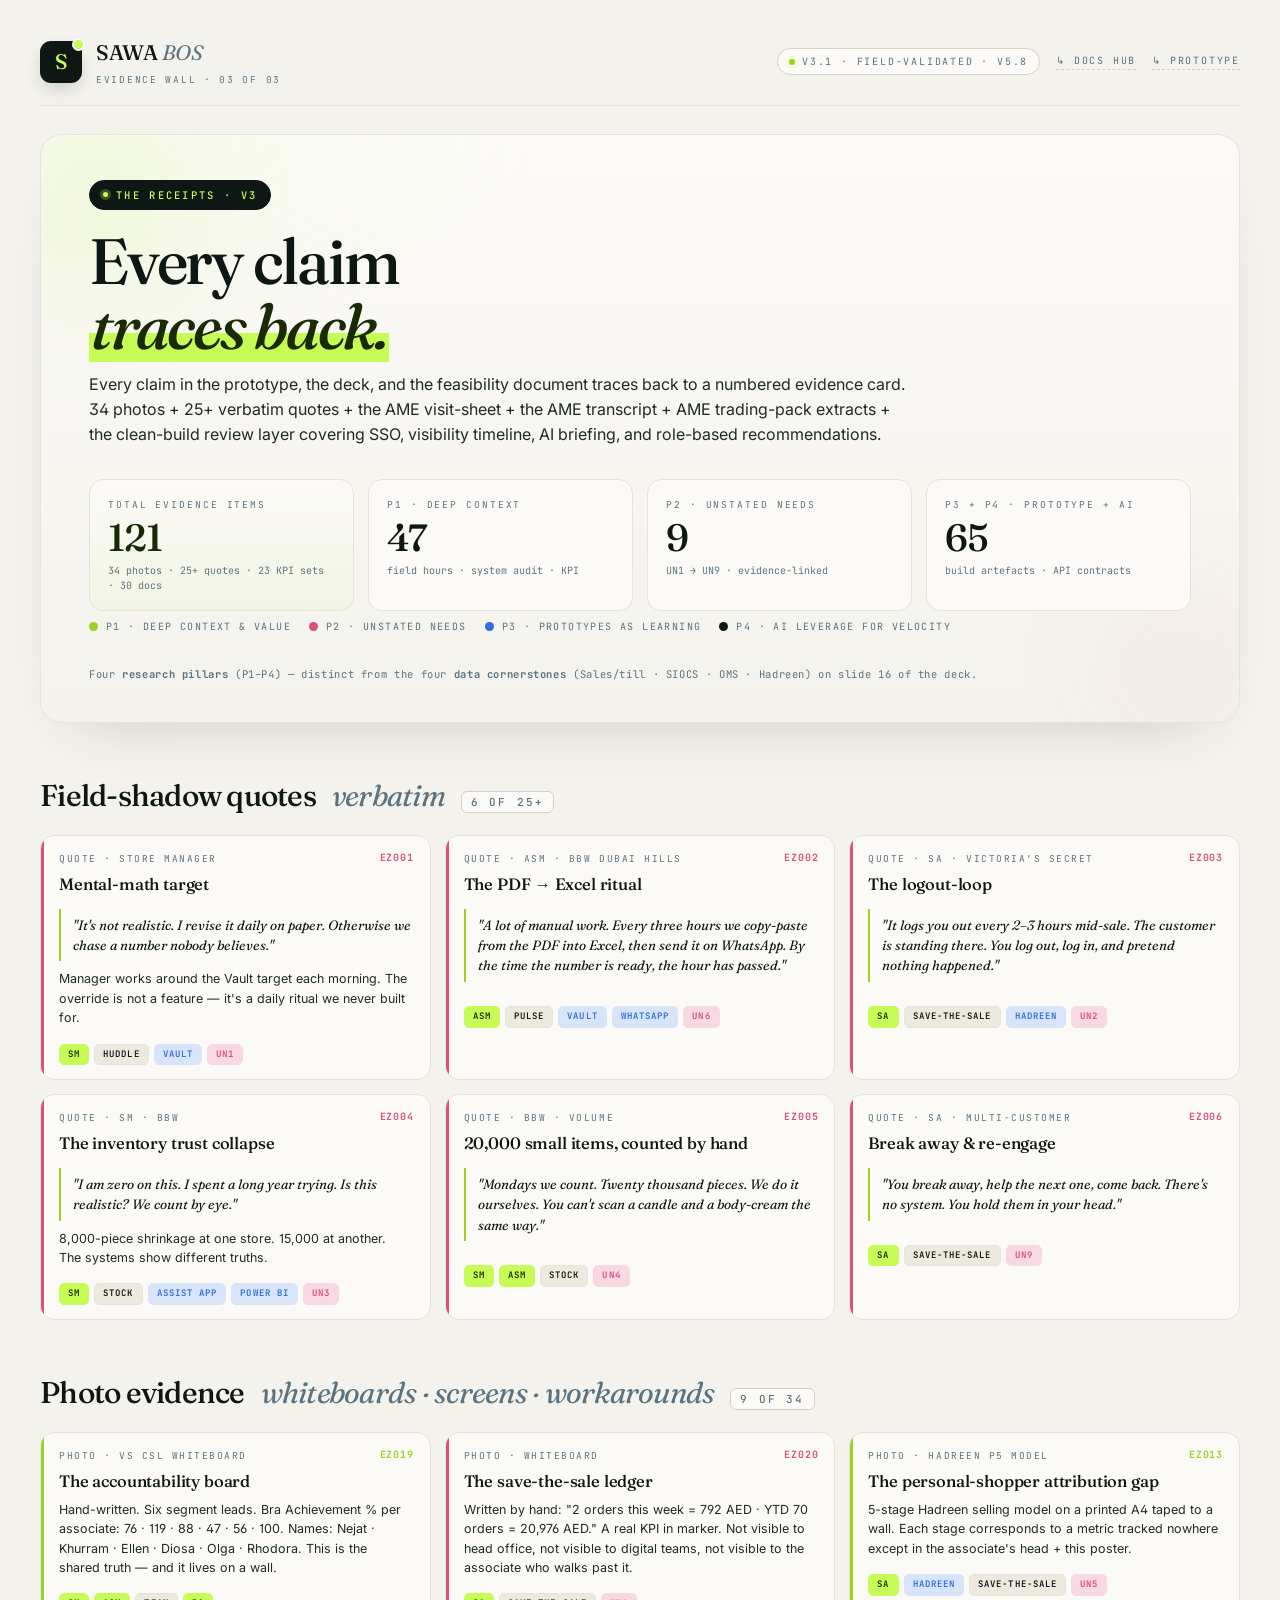
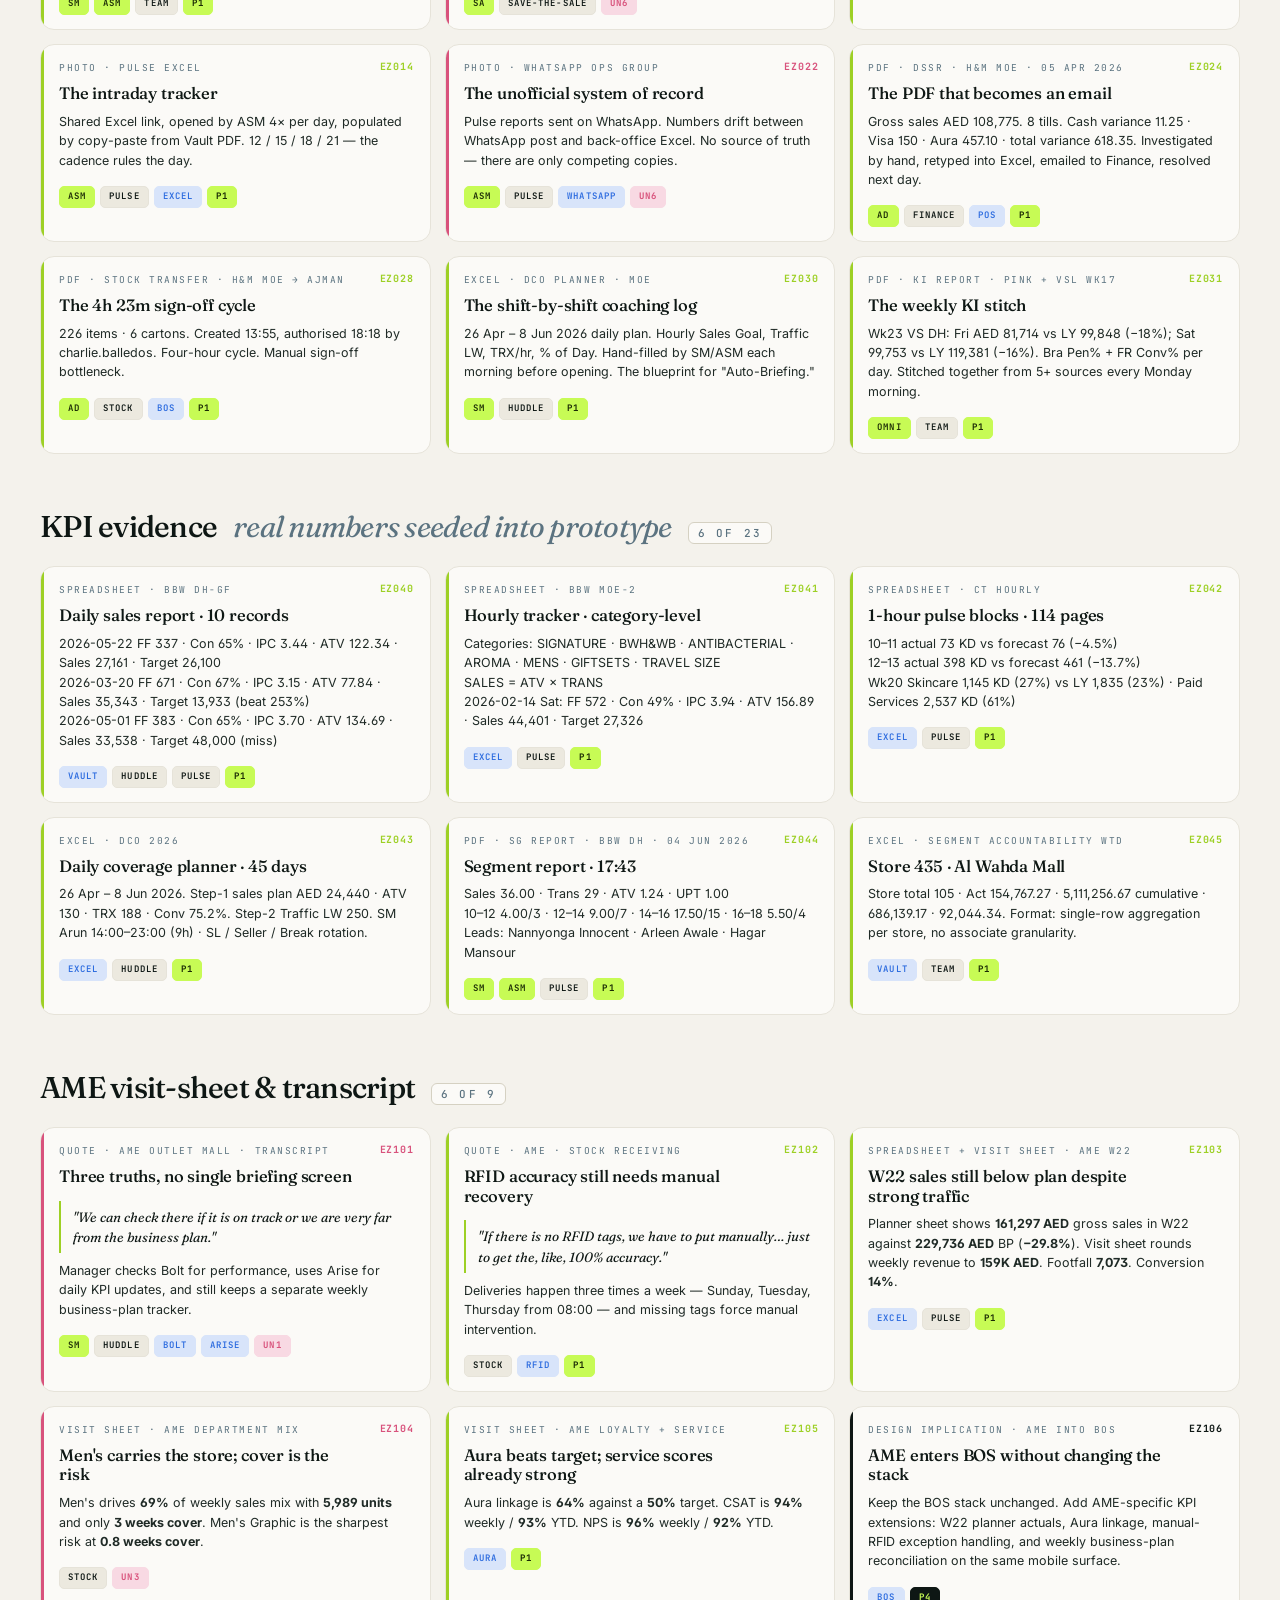
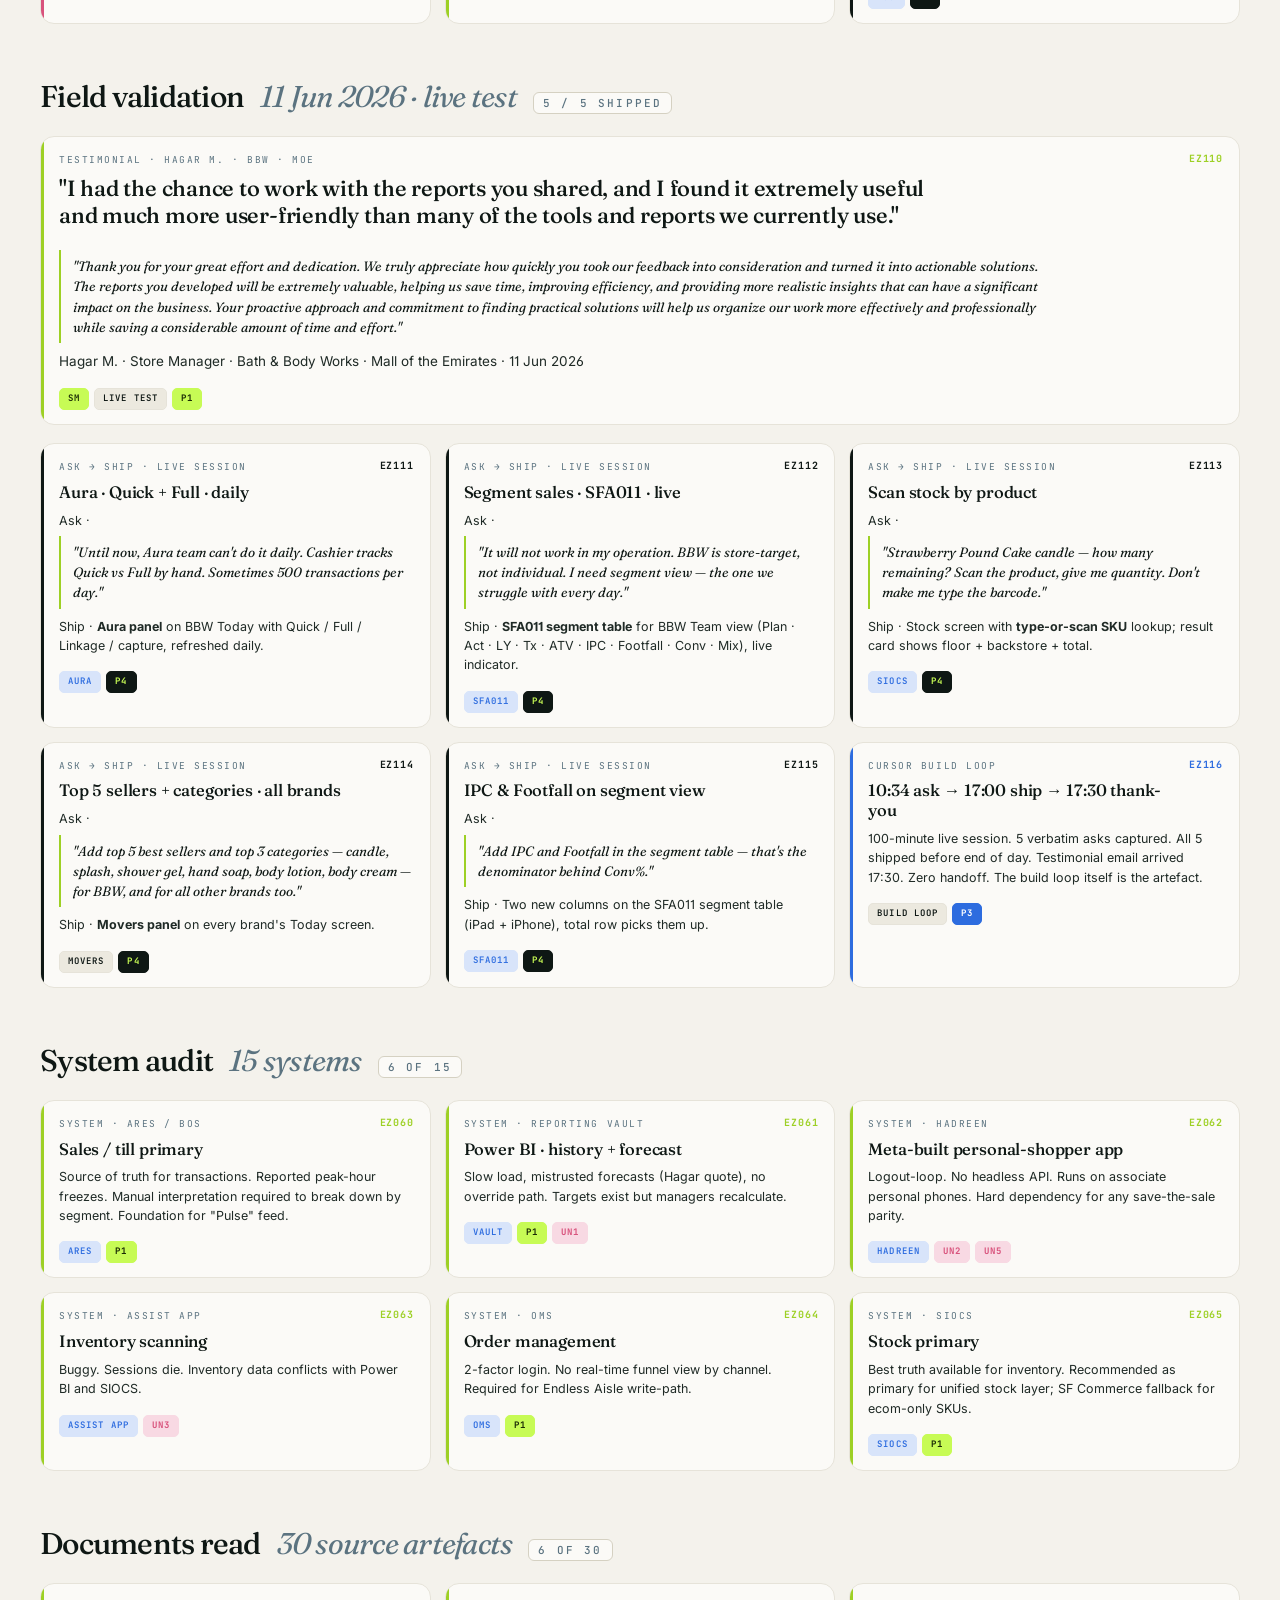
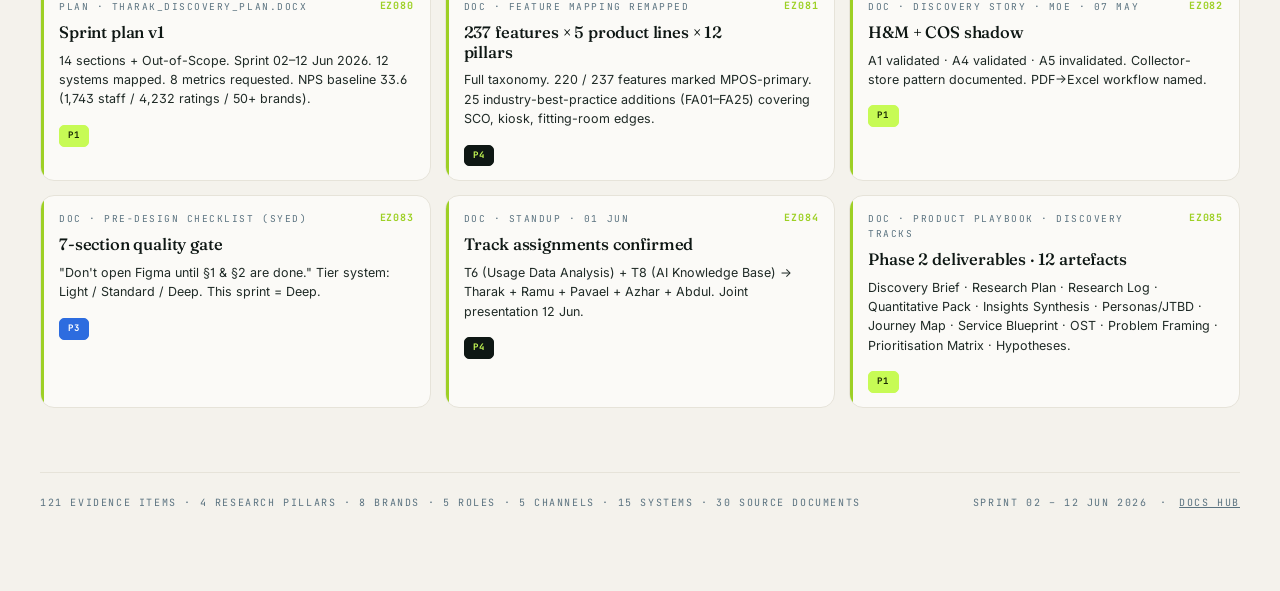
<file: docs/evidence-wall.html>
<!doctype html>
<html lang="en">
<head>
<meta charset="utf-8" />
<meta name="viewport" content="width=device-width, initial-scale=1, viewport-fit=cover" />
<title>SAWA BOS · Evidence Wall · v3</title>
<link rel="stylesheet" href="pack.css" />
</head>
<body>

<div class="pack-shell">

  <header class="pack-head">
    <a class="pack-brand" href="./">
      <div class="mono-logo">S</div>
      <div>
        <div class="t">SAWA <em>BOS</em></div>
        <div class="s">evidence wall · 03 of 03</div>
      </div>
    </a>
    <div class="pack-meta">
      <span class="pill"><span class="dot"></span>v3.1 · field-validated · v5.8</span>
      <a href="./">↳ docs hub</a>
      <a href="../">↳ prototype</a>
    </div>
  </header>

  <section class="pack-hero">
    <span class="eyebrow">The receipts · v3</span>
    <h1 class="hero">Every claim<br/><em>traces back.</em></h1>
    <p class="lede">
      Every claim in the prototype, the deck, and the feasibility document traces back to a numbered
      evidence card. 34 photos + 25+ verbatim quotes + the AME visit-sheet + the AME transcript +
      AME trading-pack extracts + the clean-build review layer covering SSO, visibility timeline,
      AI briefing, and role-based recommendations.
    </p>

    <div class="stat-row" style="margin-top:32px">
      <div class="stat lime"><div class="l">total evidence items</div><div class="v">121</div><div class="s">34 photos · 25+ quotes · 23 KPI sets · 30 docs</div></div>
      <div class="stat"><div class="l">P1 · deep context</div><div class="v">47</div><div class="s">field hours · system audit · KPI</div></div>
      <div class="stat"><div class="l">P2 · unstated needs</div><div class="v">9</div><div class="s">UN1 → UN9 · evidence-linked</div></div>
      <div class="stat"><div class="l">P3 + P4 · prototype + AI</div><div class="v">65</div><div class="s">build artefacts · API contracts</div></div>
    </div>

    <div class="legend">
      <span><i class="c1"></i>P1 · deep context &amp; value</span>
      <span><i class="c2"></i>P2 · unstated needs</span>
      <span><i class="c3"></i>P3 · prototypes as learning</span>
      <span><i class="c4"></i>P4 · AI leverage for velocity</span>
    </div>
    <p class="footnote" style="margin-top:14px; font-family:'JetBrains Mono',monospace; font-size:10.5px; color:var(--ink-3); letter-spacing:.06em;">
      Four <b>research pillars</b> (P1–P4) — distinct from the four <b>data cornerstones</b> (Sales/till · SIOCS · OMS · Hadreen) on slide 16 of the deck.
    </p>
  </section>

  <!-- ═════════════════════ FIELD QUOTES ═════════════════════ -->
  <h2 class="section">Field-shadow quotes <em>verbatim</em><span class="count">6 of 25+</span></h2>

  <div class="grid cols-auto">

    <div class="ev-card" data-c="2">
      <div class="id">EZ001</div>
      <div class="type">Quote · Store Manager</div>
      <h4>Mental-math target</h4>
      <div class="body">
        <em>"It's not realistic. I revise it daily on paper. Otherwise we chase a number nobody believes."</em>
        Manager works around the Vault target each morning. The override is not a feature — it's a daily ritual we never built for.
      </div>
      <div class="meta">
        <span class="tag role">SM</span>
        <span class="tag workflow">huddle</span>
        <span class="tag system">Vault</span>
        <span class="tag un">UN1</span>
      </div>
    </div>

    <div class="ev-card" data-c="2">
      <div class="id">EZ002</div>
      <div class="type">Quote · ASM · BBW Dubai Hills</div>
      <h4>The PDF → Excel ritual</h4>
      <div class="body">
        <em>"A lot of manual work. Every three hours we copy-paste from the PDF into Excel, then send it on WhatsApp. By the time the number is ready, the hour has passed."</em>
      </div>
      <div class="meta">
        <span class="tag role">ASM</span>
        <span class="tag workflow">pulse</span>
        <span class="tag system">Vault</span>
        <span class="tag system">WhatsApp</span>
        <span class="tag un">UN6</span>
      </div>
    </div>

    <div class="ev-card" data-c="2">
      <div class="id">EZ003</div>
      <div class="type">Quote · SA · Victoria's Secret</div>
      <h4>The logout-loop</h4>
      <div class="body">
        <em>"It logs you out every 2–3 hours mid-sale. The customer is standing there. You log out, log in, and pretend nothing happened."</em>
      </div>
      <div class="meta">
        <span class="tag role">SA</span>
        <span class="tag workflow">save-the-sale</span>
        <span class="tag system">Hadreen</span>
        <span class="tag un">UN2</span>
      </div>
    </div>

    <div class="ev-card" data-c="2">
      <div class="id">EZ004</div>
      <div class="type">Quote · SM · BBW</div>
      <h4>The inventory trust collapse</h4>
      <div class="body">
        <em>"I am zero on this. I spent a long year trying. Is this realistic? We count by eye."</em>
        8,000-piece shrinkage at one store. 15,000 at another. The systems show different truths.
      </div>
      <div class="meta">
        <span class="tag role">SM</span>
        <span class="tag workflow">stock</span>
        <span class="tag system">Assist App</span>
        <span class="tag system">Power BI</span>
        <span class="tag un">UN3</span>
      </div>
    </div>

    <div class="ev-card" data-c="2">
      <div class="id">EZ005</div>
      <div class="type">Quote · BBW · volume</div>
      <h4>20,000 small items, counted by hand</h4>
      <div class="body">
        <em>"Mondays we count. Twenty thousand pieces. We do it ourselves. You can't scan a candle and a body-cream the same way."</em>
      </div>
      <div class="meta">
        <span class="tag role">SM</span>
        <span class="tag role">ASM</span>
        <span class="tag workflow">stock</span>
        <span class="tag un">UN4</span>
      </div>
    </div>

    <div class="ev-card" data-c="2">
      <div class="id">EZ006</div>
      <div class="type">Quote · SA · multi-customer</div>
      <h4>Break away &amp; re-engage</h4>
      <div class="body">
        <em>"You break away, help the next one, come back. There's no system. You hold them in your head."</em>
      </div>
      <div class="meta">
        <span class="tag role">SA</span>
        <span class="tag workflow">save-the-sale</span>
        <span class="tag un">UN9</span>
      </div>
    </div>

  </div>

  <!-- ═════════════════════ PHOTO EVIDENCE ═════════════════════ -->
  <h2 class="section">Photo evidence <em>whiteboards · screens · workarounds</em><span class="count">9 of 34</span></h2>

  <div class="grid cols-auto">

    <div class="ev-card" data-c="1">
      <div class="id">EZ019</div>
      <div class="type">Photo · VS CSL whiteboard</div>
      <h4>The accountability board</h4>
      <div class="body">Hand-written. Six segment leads. Bra Achievement % per associate: 76 · 119 · 88 · 47 · 56 · 100. Names: Nejat · Khurram · Ellen · Diosa · Olga · Rhodora. This is the shared truth — and it lives on a wall.</div>
      <div class="meta">
        <span class="tag role">SM</span>
        <span class="tag role">ASM</span>
        <span class="tag workflow">team</span>
        <span class="tag c1">P1</span>
      </div>
    </div>

    <div class="ev-card" data-c="2">
      <div class="id">EZ020</div>
      <div class="type">Photo · whiteboard</div>
      <h4>The save-the-sale ledger</h4>
      <div class="body">Written by hand: "2 orders this week = 792 AED · YTD 70 orders = 20,976 AED." A real KPI in marker. Not visible to head office, not visible to digital teams, not visible to the associate who walks past it.</div>
      <div class="meta">
        <span class="tag role">SA</span>
        <span class="tag workflow">save-the-sale</span>
        <span class="tag un">UN6</span>
      </div>
    </div>

    <div class="ev-card" data-c="1">
      <div class="id">EZ013</div>
      <div class="type">Photo · Hadreen P5 model</div>
      <h4>The personal-shopper attribution gap</h4>
      <div class="body">5-stage Hadreen selling model on a printed A4 taped to a wall. Each stage corresponds to a metric tracked nowhere except in the associate's head + this poster.</div>
      <div class="meta">
        <span class="tag role">SA</span>
        <span class="tag system">Hadreen</span>
        <span class="tag workflow">save-the-sale</span>
        <span class="tag un">UN5</span>
      </div>
    </div>

    <div class="ev-card" data-c="1">
      <div class="id">EZ014</div>
      <div class="type">Photo · pulse Excel</div>
      <h4>The intraday tracker</h4>
      <div class="body">Shared Excel link, opened by ASM 4× per day, populated by copy-paste from Vault PDF. 12 / 15 / 18 / 21 — the cadence rules the day.</div>
      <div class="meta">
        <span class="tag role">ASM</span>
        <span class="tag workflow">pulse</span>
        <span class="tag system">Excel</span>
        <span class="tag c1">P1</span>
      </div>
    </div>

    <div class="ev-card" data-c="2">
      <div class="id">EZ022</div>
      <div class="type">Photo · WhatsApp ops group</div>
      <h4>The unofficial system of record</h4>
      <div class="body">Pulse reports sent on WhatsApp. Numbers drift between WhatsApp post and back-office Excel. No source of truth — there are only competing copies.</div>
      <div class="meta">
        <span class="tag role">ASM</span>
        <span class="tag workflow">pulse</span>
        <span class="tag system">WhatsApp</span>
        <span class="tag un">UN6</span>
      </div>
    </div>

    <div class="ev-card" data-c="1">
      <div class="id">EZ024</div>
      <div class="type">PDF · DSSR · H&amp;M MoE · 05 Apr 2026</div>
      <h4>The PDF that becomes an email</h4>
      <div class="body">Gross sales AED 108,775. 8 tills. Cash variance 11.25 · Visa 150 · Aura 457.10 · total variance 618.35. Investigated by hand, retyped into Excel, emailed to Finance, resolved next day.</div>
      <div class="meta">
        <span class="tag role">AD</span>
        <span class="tag workflow">finance</span>
        <span class="tag system">POS</span>
        <span class="tag c1">P1</span>
      </div>
    </div>

    <div class="ev-card" data-c="1">
      <div class="id">EZ028</div>
      <div class="type">PDF · Stock Transfer · H&amp;M MoE → Ajman</div>
      <h4>The 4h 23m sign-off cycle</h4>
      <div class="body">226 items · 6 cartons. Created 13:55, authorised 18:18 by charlie.balledos. Four-hour cycle. Manual sign-off bottleneck.</div>
      <div class="meta">
        <span class="tag role">AD</span>
        <span class="tag workflow">stock</span>
        <span class="tag system">BOS</span>
        <span class="tag c1">P1</span>
      </div>
    </div>

    <div class="ev-card" data-c="1">
      <div class="id">EZ030</div>
      <div class="type">Excel · DCO Planner · MoE</div>
      <h4>The shift-by-shift coaching log</h4>
      <div class="body">26 Apr – 8 Jun 2026 daily plan. Hourly Sales Goal, Traffic LW, TRX/hr, % of Day. Hand-filled by SM/ASM each morning before opening. The blueprint for "Auto-Briefing."</div>
      <div class="meta">
        <span class="tag role">SM</span>
        <span class="tag workflow">huddle</span>
        <span class="tag c1">P1</span>
      </div>
    </div>

    <div class="ev-card" data-c="1">
      <div class="id">EZ031</div>
      <div class="type">PDF · KI Report · PINK + VSL Wk17</div>
      <h4>The weekly KI stitch</h4>
      <div class="body">Wk23 VS DH: Fri AED 81,714 vs LY 99,848 (−18%); Sat 99,753 vs LY 119,381 (−16%). Bra Pen% + FR Conv% per day. Stitched together from 5+ sources every Monday morning.</div>
      <div class="meta">
        <span class="tag role">Omni</span>
        <span class="tag workflow">team</span>
        <span class="tag c1">P1</span>
      </div>
    </div>

  </div>

  <!-- ═════════════════════ KPI EVIDENCE ═════════════════════ -->
  <h2 class="section">KPI evidence <em>real numbers seeded into prototype</em><span class="count">6 of 23</span></h2>

  <div class="grid cols-auto">

    <div class="ev-card" data-c="1">
      <div class="id">EZ040</div>
      <div class="type">Spreadsheet · BBW DH-GF</div>
      <h4>Daily sales report · 10 records</h4>
      <div class="body">
        2026-05-22 FF 337 · Con 65% · IPC 3.44 · ATV 122.34 · Sales 27,161 · Target 26,100<br/>
        2026-03-20 FF 671 · Con 67% · IPC 3.15 · ATV 77.84 · Sales 35,343 · Target 13,933 (beat 253%)<br/>
        2026-05-01 FF 383 · Con 65% · IPC 3.70 · ATV 134.69 · Sales 33,538 · Target 48,000 (miss)
      </div>
      <div class="meta">
        <span class="tag system">Vault</span>
        <span class="tag workflow">huddle</span>
        <span class="tag workflow">pulse</span>
        <span class="tag c1">P1</span>
      </div>
    </div>

    <div class="ev-card" data-c="1">
      <div class="id">EZ041</div>
      <div class="type">Spreadsheet · BBW MoE-2</div>
      <h4>Hourly tracker · category-level</h4>
      <div class="body">
        Categories: SIGNATURE · BWH&amp;WB · ANTIBACTERIAL · AROMA · MENS · GIFTSETS · TRAVEL SIZE<br/>
        SALES = ATV × TRANS<br/>
        2026-02-14 Sat: FF 572 · Con 49% · IPC 3.94 · ATV 156.89 · Sales 44,401 · Target 27,326
      </div>
      <div class="meta">
        <span class="tag system">Excel</span>
        <span class="tag workflow">pulse</span>
        <span class="tag c1">P1</span>
      </div>
    </div>

    <div class="ev-card" data-c="1">
      <div class="id">EZ042</div>
      <div class="type">Spreadsheet · CT hourly</div>
      <h4>1-hour pulse blocks · 114 pages</h4>
      <div class="body">
        10–11 actual 73 KD vs forecast 76 (−4.5%)<br/>
        12–13 actual 398 KD vs forecast 461 (−13.7%)<br/>
        Wk20 Skincare 1,145 KD (27%) vs LY 1,835 (23%) · Paid Services 2,537 KD (61%)
      </div>
      <div class="meta">
        <span class="tag system">Excel</span>
        <span class="tag workflow">pulse</span>
        <span class="tag c1">P1</span>
      </div>
    </div>

    <div class="ev-card" data-c="1">
      <div class="id">EZ043</div>
      <div class="type">Excel · DCO 2026</div>
      <h4>Daily coverage planner · 45 days</h4>
      <div class="body">
        26 Apr – 8 Jun 2026. Step-1 sales plan AED 24,440 · ATV 130 · TRX 188 · Conv 75.2%. Step-2
        Traffic LW 250. SM Arun 14:00–23:00 (9h) · SL / Seller / Break rotation.
      </div>
      <div class="meta">
        <span class="tag system">Excel</span>
        <span class="tag workflow">huddle</span>
        <span class="tag c1">P1</span>
      </div>
    </div>

    <div class="ev-card" data-c="1">
      <div class="id">EZ044</div>
      <div class="type">PDF · SG Report · BBW DH · 04 Jun 2026</div>
      <h4>Segment report · 17:43</h4>
      <div class="body">
        Sales 36.00 · Trans 29 · ATV 1.24 · UPT 1.00<br/>
        10–12 4.00/3 · 12–14 9.00/7 · 14–16 17.50/15 · 16–18 5.50/4<br/>
        Leads: Nannyonga Innocent · Arleen Awale · Hagar Mansour
      </div>
      <div class="meta">
        <span class="tag role">SM</span>
        <span class="tag role">ASM</span>
        <span class="tag workflow">pulse</span>
        <span class="tag c1">P1</span>
      </div>
    </div>

    <div class="ev-card" data-c="1">
      <div class="id">EZ045</div>
      <div class="type">Excel · Segment accountability WTD</div>
      <h4>Store 435 · Al Wahda Mall</h4>
      <div class="body">
        Store total 105 · Act 154,767.27 · 5,111,256.67 cumulative · 686,139.17 · 92,044.34.
        Format: single-row aggregation per store, no associate granularity.
      </div>
      <div class="meta">
        <span class="tag system">Vault</span>
        <span class="tag workflow">team</span>
        <span class="tag c1">P1</span>
      </div>
    </div>

  </div>

  <!-- ═════════════════════ AME PACK ═════════════════════ -->
  <h2 class="section">AME visit-sheet &amp; transcript<span class="count">6 of 9</span></h2>

  <div class="grid cols-auto">

    <div class="ev-card" data-c="2">
      <div class="id">EZ101</div>
      <div class="type">Quote · AME Outlet Mall · transcript</div>
      <h4>Three truths, no single briefing screen</h4>
      <div class="body">
        <em>"We can check there if it is on track or we are very far from the business plan."</em>
        Manager checks Bolt for performance, uses Arise for daily KPI updates, and still keeps a separate weekly business-plan tracker.
      </div>
      <div class="meta">
        <span class="tag role">SM</span>
        <span class="tag workflow">huddle</span>
        <span class="tag system">Bolt</span>
        <span class="tag system">Arise</span>
        <span class="tag un">UN1</span>
      </div>
    </div>

    <div class="ev-card" data-c="1">
      <div class="id">EZ102</div>
      <div class="type">Quote · AME · stock receiving</div>
      <h4>RFID accuracy still needs manual recovery</h4>
      <div class="body">
        <em>"If there is no RFID tags, we have to put manually… just to get the, like, 100% accuracy."</em>
        Deliveries happen three times a week — Sunday, Tuesday, Thursday from 08:00 — and missing tags force manual intervention.
      </div>
      <div class="meta">
        <span class="tag workflow">stock</span>
        <span class="tag system">RFID</span>
        <span class="tag c1">P1</span>
      </div>
    </div>

    <div class="ev-card" data-c="1">
      <div class="id">EZ103</div>
      <div class="type">Spreadsheet + visit sheet · AME W22</div>
      <h4>W22 sales still below plan despite strong traffic</h4>
      <div class="body">
        Planner sheet shows <b>161,297 AED</b> gross sales in W22 against <b>229,736 AED</b> BP
        (<b>−29.8%</b>). Visit sheet rounds weekly revenue to <b>159K AED</b>.
        Footfall <b>7,073</b>. Conversion <b>14%</b>.
      </div>
      <div class="meta">
        <span class="tag system">Excel</span>
        <span class="tag workflow">pulse</span>
        <span class="tag c1">P1</span>
      </div>
    </div>

    <div class="ev-card" data-c="2">
      <div class="id">EZ104</div>
      <div class="type">Visit sheet · AME department mix</div>
      <h4>Men's carries the store; cover is the risk</h4>
      <div class="body">
        Men's drives <b>69%</b> of weekly sales mix with <b>5,989 units</b> and only
        <b>3 weeks cover</b>. Men's Graphic is the sharpest risk at <b>0.8 weeks cover</b>.
      </div>
      <div class="meta">
        <span class="tag workflow">stock</span>
        <span class="tag un">UN3</span>
      </div>
    </div>

    <div class="ev-card" data-c="1">
      <div class="id">EZ105</div>
      <div class="type">Visit sheet · AME loyalty + service</div>
      <h4>Aura beats target; service scores already strong</h4>
      <div class="body">
        Aura linkage is <b>64%</b> against a <b>50%</b> target.
        CSAT is <b>94%</b> weekly / <b>93%</b> YTD. NPS is <b>96%</b> weekly / <b>92%</b> YTD.
      </div>
      <div class="meta">
        <span class="tag system">Aura</span>
        <span class="tag c1">P1</span>
      </div>
    </div>

    <div class="ev-card" data-c="4">
      <div class="id">EZ106</div>
      <div class="type">Design implication · AME into BOS</div>
      <h4>AME enters BOS without changing the stack</h4>
      <div class="body">
        Keep the BOS stack unchanged. Add AME-specific KPI extensions: W22 planner actuals,
        Aura linkage, manual-RFID exception handling, and weekly business-plan reconciliation
        on the same mobile surface.
      </div>
      <div class="meta">
        <span class="tag system">BOS</span>
        <span class="tag c4">P4</span>
      </div>
    </div>

  </div>

  <!-- ═════════════════════ FIELD VALIDATION ═════════════════════ -->
  <h2 id="testimonial" class="section">Field validation <em>11 Jun 2026 · live test</em><span class="count">5 / 5 shipped</span></h2>

  <div class="ev-card" data-c="1" style="max-width:none">
    <div class="id">EZ110</div>
    <div class="type">Testimonial · Hagar M. · BBW · MoE</div>
    <h4 style="font-size:22px; max-width:880px">"I had the chance to work with the reports you shared, and I found it extremely useful and much more user-friendly than many of the tools and reports we currently use."</h4>
    <div class="body" style="margin-top:8px; font-size:13.5px; max-width:980px">
      <em style="border-left-color: var(--lime-3)">"Thank you for your great effort and dedication. We truly appreciate how quickly you took our feedback into consideration and turned it into actionable solutions. The reports you developed will be extremely valuable, helping us save time, improving efficiency, and providing more realistic insights that can have a significant impact on the business. Your proactive approach and commitment to finding practical solutions will help us organize our work more effectively and professionally while saving a considerable amount of time and effort."</em>
      Hagar M. · Store Manager · Bath &amp; Body Works · Mall of the Emirates · 11 Jun 2026
    </div>
    <div class="meta">
      <span class="tag role">SM</span>
      <span class="tag workflow">live test</span>
      <span class="tag c1">P1</span>
    </div>
  </div>

  <div class="grid cols-auto" style="margin-top:18px">

    <div class="ev-card" data-c="4">
      <div class="id">EZ111</div>
      <div class="type">Ask → ship · live session</div>
      <h4>Aura · Quick + Full · daily</h4>
      <div class="body">
        Ask · <em style="border-left-color:var(--lime-3)">"Until now, Aura team can't do it daily. Cashier tracks Quick vs Full by hand. Sometimes 500 transactions per day."</em>
        Ship · <b>Aura panel</b> on BBW Today with Quick / Full / Linkage / capture, refreshed daily.
      </div>
      <div class="meta">
        <span class="tag system">Aura</span>
        <span class="tag c4">P4</span>
      </div>
    </div>

    <div class="ev-card" data-c="4">
      <div class="id">EZ112</div>
      <div class="type">Ask → ship · live session</div>
      <h4>Segment sales · SFA011 · live</h4>
      <div class="body">
        Ask · <em style="border-left-color:var(--lime-3)">"It will not work in my operation. BBW is store-target, not individual. I need segment view — the one we struggle with every day."</em>
        Ship · <b>SFA011 segment table</b> for BBW Team view (Plan · Act · LY · Tx · ATV · IPC · Footfall · Conv · Mix), live indicator.
      </div>
      <div class="meta">
        <span class="tag system">SFA011</span>
        <span class="tag c4">P4</span>
      </div>
    </div>

    <div class="ev-card" data-c="4">
      <div class="id">EZ113</div>
      <div class="type">Ask → ship · live session</div>
      <h4>Scan stock by product</h4>
      <div class="body">
        Ask · <em style="border-left-color:var(--lime-3)">"Strawberry Pound Cake candle — how many remaining? Scan the product, give me quantity. Don't make me type the barcode."</em>
        Ship · Stock screen with <b>type-or-scan SKU</b> lookup; result card shows floor + backstore + total.
      </div>
      <div class="meta">
        <span class="tag system">SIOCS</span>
        <span class="tag c4">P4</span>
      </div>
    </div>

    <div class="ev-card" data-c="4">
      <div class="id">EZ114</div>
      <div class="type">Ask → ship · live session</div>
      <h4>Top 5 sellers + categories · all brands</h4>
      <div class="body">
        Ask · <em style="border-left-color:var(--lime-3)">"Add top 5 best sellers and top 3 categories — candle, splash, shower gel, hand soap, body lotion, body cream — for BBW, and for all other brands too."</em>
        Ship · <b>Movers panel</b> on every brand's Today screen.
      </div>
      <div class="meta">
        <span class="tag workflow">movers</span>
        <span class="tag c4">P4</span>
      </div>
    </div>

    <div class="ev-card" data-c="4">
      <div class="id">EZ115</div>
      <div class="type">Ask → ship · live session</div>
      <h4>IPC &amp; Footfall on segment view</h4>
      <div class="body">
        Ask · <em style="border-left-color:var(--lime-3)">"Add IPC and Footfall in the segment table — that's the denominator behind Conv%."</em>
        Ship · Two new columns on the SFA011 segment table (iPad + iPhone), total row picks them up.
      </div>
      <div class="meta">
        <span class="tag system">SFA011</span>
        <span class="tag c4">P4</span>
      </div>
    </div>

    <div class="ev-card" data-c="3">
      <div class="id">EZ116</div>
      <div class="type">Cursor build loop</div>
      <h4>10:34 ask → 17:00 ship → 17:30 thank-you</h4>
      <div class="body">
        100-minute live session. 5 verbatim asks captured. All 5 shipped before end of day.
        Testimonial email arrived 17:30. Zero handoff. The build loop itself is the artefact.
      </div>
      <div class="meta">
        <span class="tag workflow">build loop</span>
        <span class="tag c3">P3</span>
      </div>
    </div>

  </div>

  <!-- ═════════════════════ SYSTEM AUDIT ═════════════════════ -->
  <h2 class="section">System audit <em>15 systems</em><span class="count">6 of 15</span></h2>

  <div class="grid cols-auto">

    <div class="ev-card" data-c="1">
      <div class="id">EZ060</div>
      <div class="type">System · ARES / BOS</div>
      <h4>Sales / till primary</h4>
      <div class="body">Source of truth for transactions. Reported peak-hour freezes. Manual interpretation required to break down by segment. Foundation for "Pulse" feed.</div>
      <div class="meta">
        <span class="tag system">ARES</span>
        <span class="tag c1">P1</span>
      </div>
    </div>

    <div class="ev-card" data-c="1">
      <div class="id">EZ061</div>
      <div class="type">System · Reporting Vault</div>
      <h4>Power BI · history + forecast</h4>
      <div class="body">Slow load, mistrusted forecasts (Hagar quote), no override path. Targets exist but managers recalculate.</div>
      <div class="meta">
        <span class="tag system">Vault</span>
        <span class="tag c1">P1</span>
        <span class="tag un">UN1</span>
      </div>
    </div>

    <div class="ev-card" data-c="1">
      <div class="id">EZ062</div>
      <div class="type">System · Hadreen</div>
      <h4>Meta-built personal-shopper app</h4>
      <div class="body">Logout-loop. No headless API. Runs on associate personal phones. Hard dependency for any save-the-sale parity.</div>
      <div class="meta">
        <span class="tag system">Hadreen</span>
        <span class="tag un">UN2</span>
        <span class="tag un">UN5</span>
      </div>
    </div>

    <div class="ev-card" data-c="1">
      <div class="id">EZ063</div>
      <div class="type">System · Assist App</div>
      <h4>Inventory scanning</h4>
      <div class="body">Buggy. Sessions die. Inventory data conflicts with Power BI and SIOCS.</div>
      <div class="meta">
        <span class="tag system">Assist App</span>
        <span class="tag un">UN3</span>
      </div>
    </div>

    <div class="ev-card" data-c="1">
      <div class="id">EZ064</div>
      <div class="type">System · OMS</div>
      <h4>Order management</h4>
      <div class="body">2-factor login. No real-time funnel view by channel. Required for Endless Aisle write-path.</div>
      <div class="meta">
        <span class="tag system">OMS</span>
        <span class="tag c1">P1</span>
      </div>
    </div>

    <div class="ev-card" data-c="1">
      <div class="id">EZ065</div>
      <div class="type">System · SIOCS</div>
      <h4>Stock primary</h4>
      <div class="body">Best truth available for inventory. Recommended as primary for unified stock layer; SF Commerce fallback for ecom-only SKUs.</div>
      <div class="meta">
        <span class="tag system">SIOCS</span>
        <span class="tag c1">P1</span>
      </div>
    </div>

  </div>

  <!-- ═════════════════════ SOURCE DOCS ═════════════════════ -->
  <h2 class="section">Documents read <em>30 source artefacts</em><span class="count">6 of 30</span></h2>

  <div class="grid cols-auto">

    <div class="ev-card" data-c="1">
      <div class="id">EZ080</div>
      <div class="type">Plan · Tharak_Discovery_Plan.docx</div>
      <h4>Sprint plan v1</h4>
      <div class="body">14 sections + Out-of-Scope. Sprint 02–12 Jun 2026. 12 systems mapped. 8 metrics requested. NPS baseline 33.6 (1,743 staff / 4,232 ratings / 50+ brands).</div>
      <div class="meta"><span class="tag c1">P1</span></div>
    </div>

    <div class="ev-card" data-c="1">
      <div class="id">EZ081</div>
      <div class="type">Doc · Feature Mapping remapped</div>
      <h4>237 features × 5 product lines × 12 pillars</h4>
      <div class="body">Full taxonomy. 220 / 237 features marked MPOS-primary. 25 industry-best-practice additions (FA01–FA25) covering SCO, kiosk, fitting-room edges.</div>
      <div class="meta"><span class="tag c4">P4</span></div>
    </div>

    <div class="ev-card" data-c="1">
      <div class="id">EZ082</div>
      <div class="type">Doc · Discovery Story · MoE · 07 May</div>
      <h4>H&amp;M + COS shadow</h4>
      <div class="body">A1 validated · A4 validated · A5 invalidated. Collector-store pattern documented. PDF→Excel workflow named.</div>
      <div class="meta"><span class="tag c1">P1</span></div>
    </div>

    <div class="ev-card" data-c="1">
      <div class="id">EZ083</div>
      <div class="type">Doc · Pre-Design Checklist (Syed)</div>
      <h4>7-section quality gate</h4>
      <div class="body">"Don't open Figma until §1 &amp; §2 are done." Tier system: Light / Standard / Deep. This sprint = Deep.</div>
      <div class="meta"><span class="tag c3">P3</span></div>
    </div>

    <div class="ev-card" data-c="1">
      <div class="id">EZ084</div>
      <div class="type">Doc · Standup · 01 Jun</div>
      <h4>Track assignments confirmed</h4>
      <div class="body">T6 (Usage Data Analysis) + T8 (AI Knowledge Base) → Tharak + Ramu + Pavael + Azhar + Abdul. Joint presentation 12 Jun.</div>
      <div class="meta"><span class="tag c4">P4</span></div>
    </div>

    <div class="ev-card" data-c="1">
      <div class="id">EZ085</div>
      <div class="type">Doc · Product Playbook · Discovery Tracks</div>
      <h4>Phase 2 deliverables · 12 artefacts</h4>
      <div class="body">Discovery Brief · Research Plan · Research Log · Quantitative Pack · Insights Synthesis · Personas/JTBD · Journey Map · Service Blueprint · OST · Problem Framing · Prioritisation Matrix · Hypotheses.</div>
      <div class="meta"><span class="tag c1">P1</span></div>
    </div>

  </div>

  <footer class="pack-foot">
    <div class="l">
      <span>121 evidence items · 4 research pillars · 8 brands · 5 roles · 5 channels · 15 systems · 30 source documents</span>
    </div>
    <div class="r">
      <span>Sprint 02 – 12 Jun 2026</span>
      <span>·</span>
      <span><a href="./" style="color:var(--ink-3); text-decoration:underline">docs hub</a></span>
    </div>
  </footer>

</div>

</body>
</html>
</file>
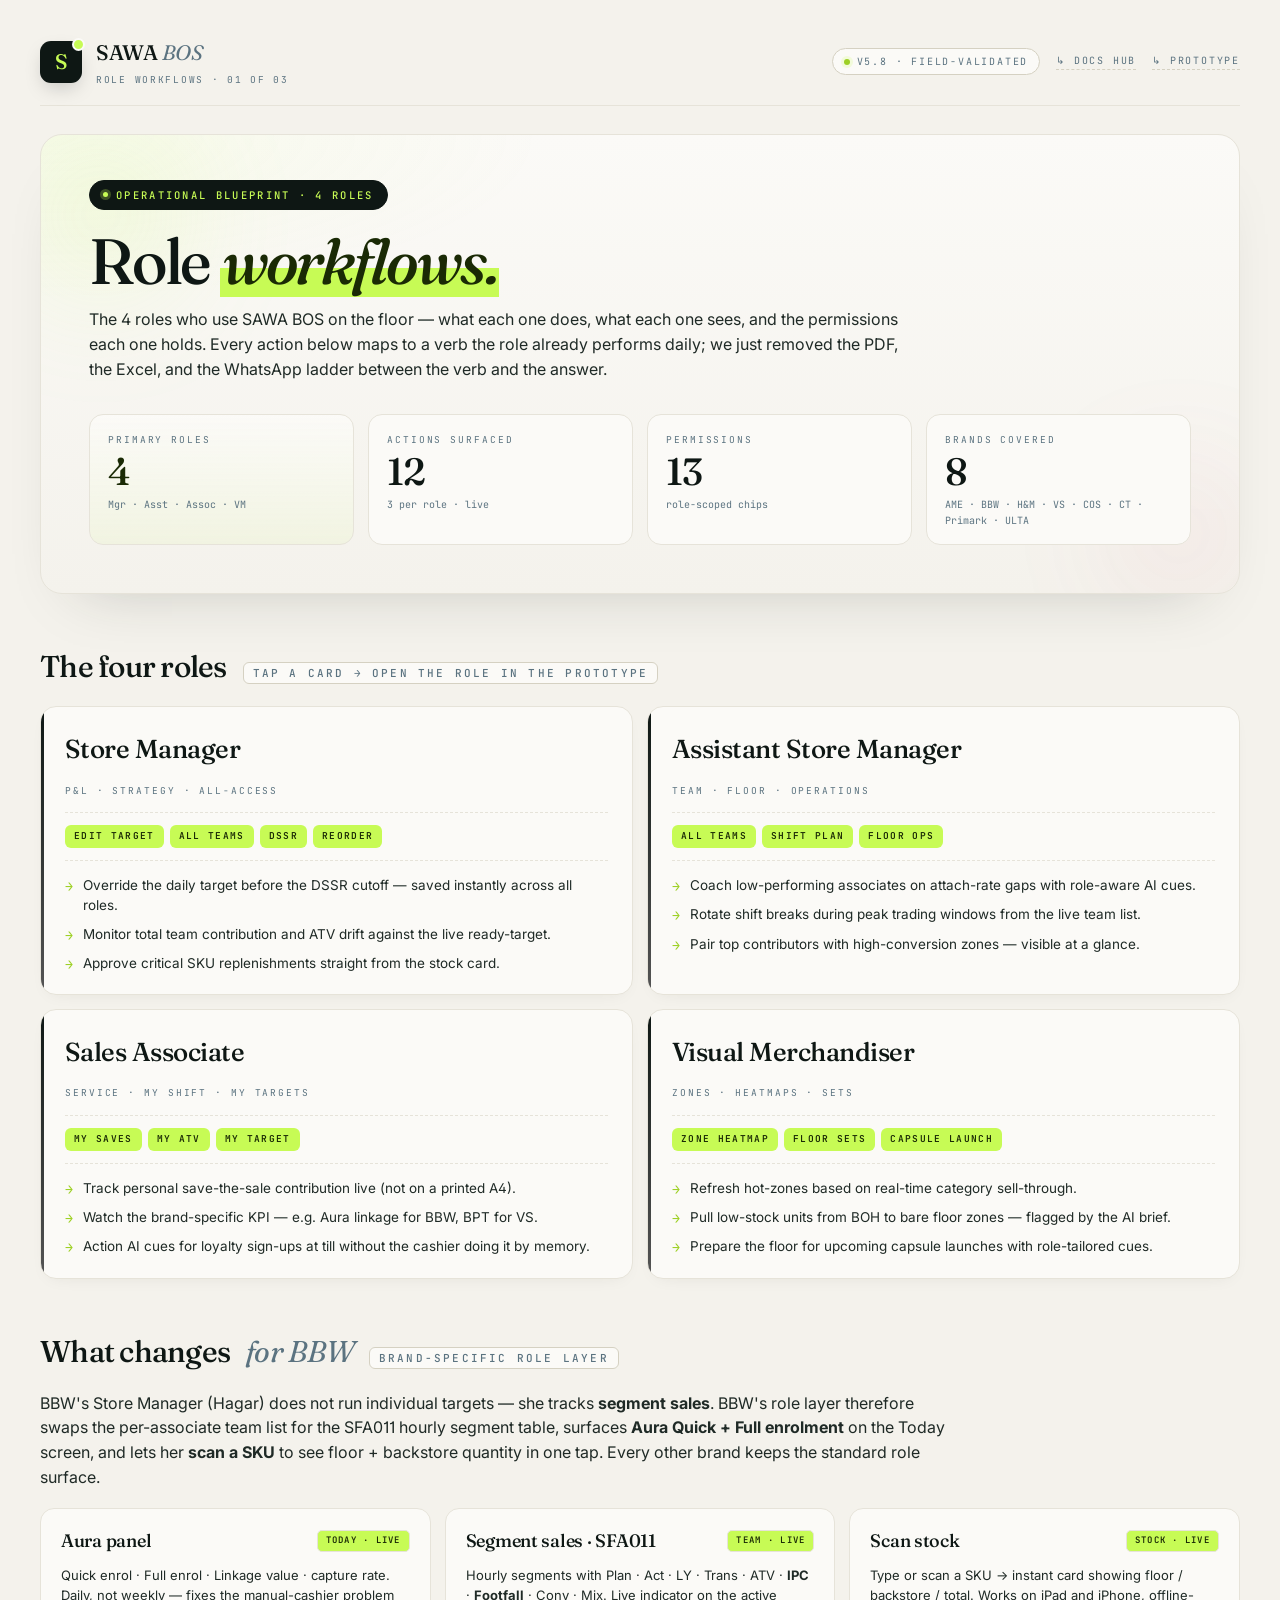
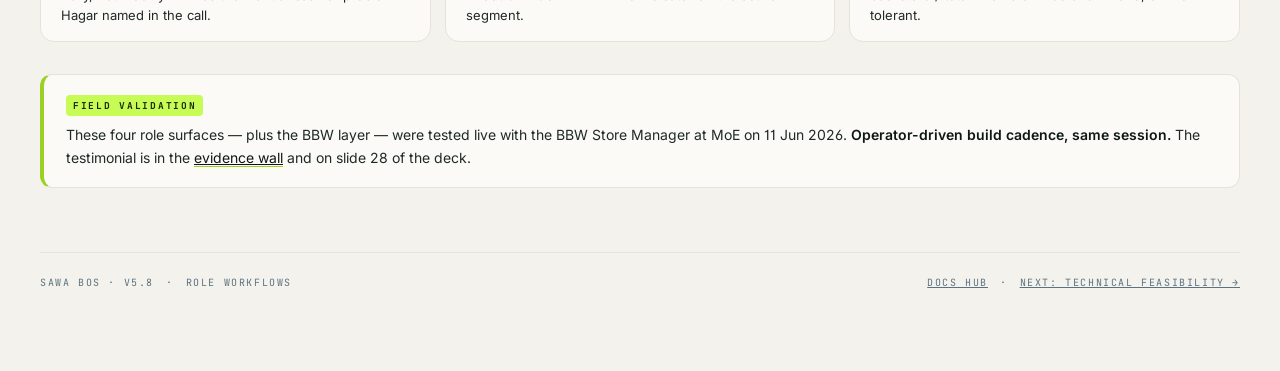
<file: docs/role-workflows.html>
<!doctype html>
<html lang="en">
<head>
<meta charset="utf-8" />
<meta name="viewport" content="width=device-width, initial-scale=1, viewport-fit=cover" />
<title>SAWA BOS · Role Workflows · v5.8</title>
<link rel="stylesheet" href="pack.css" />
</head>
<body>

<div class="pack-shell">

  <header class="pack-head">
    <a class="pack-brand" href="./">
      <div class="mono-logo">S</div>
      <div>
        <div class="t">SAWA <em>BOS</em></div>
        <div class="s">role workflows · 01 of 03</div>
      </div>
    </a>
    <div class="pack-meta">
      <span class="pill"><span class="dot"></span>v5.8 · field-validated</span>
      <a href="./">↳ docs hub</a>
      <a href="../">↳ prototype</a>
    </div>
  </header>

  <section class="pack-hero">
    <span class="eyebrow">Operational blueprint · 4 roles</span>
    <h1 class="hero">Role <em>workflows.</em></h1>
    <p class="lede">
      The 4 roles who use SAWA BOS on the floor — what each one does, what each one sees, and the
      permissions each one holds. Every action below maps to a verb the role already performs daily;
      we just removed the PDF, the Excel, and the WhatsApp ladder between the verb and the answer.
    </p>
    <div class="stat-row" style="margin-top:32px">
      <div class="stat lime"><div class="l">primary roles</div><div class="v">4</div><div class="s">Mgr · Asst · Assoc · VM</div></div>
      <div class="stat"><div class="l">actions surfaced</div><div class="v">12</div><div class="s">3 per role · live</div></div>
      <div class="stat"><div class="l">permissions</div><div class="v">13</div><div class="s">role-scoped chips</div></div>
      <div class="stat"><div class="l">brands covered</div><div class="v">8</div><div class="s">AME · BBW · H&amp;M · VS · COS · CT · Primark · ULTA</div></div>
    </div>
  </section>

  <h2 class="section">The four roles<span class="count">tap a card → open the role in the prototype</span></h2>

  <div class="grid cols-2">

    <a class="role-card" href="../?skipLogin=1&role=mgr&brand=bbw" style="text-decoration:none; color:inherit">
      <h3>Store Manager</h3>
      <div class="meta">P&amp;L · strategy · all-access</div>
      <div class="perm-rail">
        <span class="perm-pill">edit target</span>
        <span class="perm-pill">all teams</span>
        <span class="perm-pill">DSSR</span>
        <span class="perm-pill">reorder</span>
      </div>
      <ul class="action-list">
        <li class="action-item">Override the daily target before the DSSR cutoff — saved instantly across all roles.</li>
        <li class="action-item">Monitor total team contribution and ATV drift against the live ready-target.</li>
        <li class="action-item">Approve critical SKU replenishments straight from the stock card.</li>
      </ul>
    </a>

    <a class="role-card" href="../?skipLogin=1&role=asst&brand=hm" style="text-decoration:none; color:inherit">
      <h3>Assistant Store Manager</h3>
      <div class="meta">team · floor · operations</div>
      <div class="perm-rail">
        <span class="perm-pill">all teams</span>
        <span class="perm-pill">shift plan</span>
        <span class="perm-pill">floor ops</span>
      </div>
      <ul class="action-list">
        <li class="action-item">Coach low-performing associates on attach-rate gaps with role-aware AI cues.</li>
        <li class="action-item">Rotate shift breaks during peak trading windows from the live team list.</li>
        <li class="action-item">Pair top contributors with high-conversion zones — visible at a glance.</li>
      </ul>
    </a>

    <a class="role-card" href="../?skipLogin=1&role=assoc&brand=vs" style="text-decoration:none; color:inherit">
      <h3>Sales Associate</h3>
      <div class="meta">service · my shift · my targets</div>
      <div class="perm-rail">
        <span class="perm-pill">my saves</span>
        <span class="perm-pill">my ATV</span>
        <span class="perm-pill">my target</span>
      </div>
      <ul class="action-list">
        <li class="action-item">Track personal save-the-sale contribution live (not on a printed A4).</li>
        <li class="action-item">Watch the brand-specific KPI — e.g. Aura linkage for BBW, BPT for VS.</li>
        <li class="action-item">Action AI cues for loyalty sign-ups at till without the cashier doing it by memory.</li>
      </ul>
    </a>

    <a class="role-card" href="../?skipLogin=1&role=vm&brand=cos" style="text-decoration:none; color:inherit">
      <h3>Visual Merchandiser</h3>
      <div class="meta">zones · heatmaps · sets</div>
      <div class="perm-rail">
        <span class="perm-pill">zone heatmap</span>
        <span class="perm-pill">floor sets</span>
        <span class="perm-pill">capsule launch</span>
      </div>
      <ul class="action-list">
        <li class="action-item">Refresh hot-zones based on real-time category sell-through.</li>
        <li class="action-item">Pull low-stock units from BOH to bare floor zones — flagged by the AI brief.</li>
        <li class="action-item">Prepare the floor for upcoming capsule launches with role-tailored cues.</li>
      </ul>
    </a>

  </div>

  <h2 class="section">What changes <em>for BBW</em><span class="count">brand-specific role layer</span></h2>
  <p class="lede" style="max-width:920px">
    BBW's Store Manager (Hagar) does not run individual targets — she tracks <b>segment sales</b>.
    BBW's role layer therefore swaps the per-associate team list for the SFA011 hourly segment table,
    surfaces <b>Aura Quick + Full enrolment</b> on the Today screen, and lets her <b>scan a SKU</b> to
    see floor + backstore quantity in one tap. Every other brand keeps the standard role surface.
  </p>

  <div class="grid cols-3" style="margin-top:18px">
    <div class="sys-card">
      <div class="top"><h3>Aura panel</h3><span class="tag">today · live</span></div>
      <p>Quick enrol · Full enrol · Linkage value · capture rate. Daily, not weekly — fixes the manual-cashier problem Hagar named in the call.</p>
    </div>
    <div class="sys-card">
      <div class="top"><h3>Segment sales · SFA011</h3><span class="tag">team · live</span></div>
      <p>Hourly segments with Plan · Act · LY · Trans · ATV · <b>IPC</b> · <b>Footfall</b> · Conv · Mix. Live indicator on the active segment.</p>
    </div>
    <div class="sys-card">
      <div class="top"><h3>Scan stock</h3><span class="tag">stock · live</span></div>
      <p>Type or scan a SKU → instant card showing floor / backstore / total. Works on iPad and iPhone, offline-tolerant.</p>
    </div>
  </div>

  <div class="callout" style="margin-top:32px">
    <span class="lab">Field validation</span>
    <p>
      These four role surfaces — plus the BBW layer — were tested live with the BBW Store Manager
      at MoE on 11 Jun 2026. <b>Operator-driven build cadence, same session.</b> The testimonial is in the
      <a href="evidence-wall.html#testimonial" style="color:var(--ink); border-bottom: 1px solid var(--lime-3)">evidence wall</a>
      and on slide 28 of the deck.
    </p>
  </div>

  <footer class="pack-foot">
    <div class="l"><span>SAWA BOS · v5.8</span><span>·</span><span>Role workflows</span></div>
    <div class="r">
      <span><a href="./" style="color:var(--ink-3); text-decoration:underline">docs hub</a></span>
      <span>·</span>
      <span><a href="technical-feasibility.html" style="color:var(--ink-3); text-decoration:underline">next: technical feasibility →</a></span>
    </div>
  </footer>

</div>

</body>
</html>
</file>
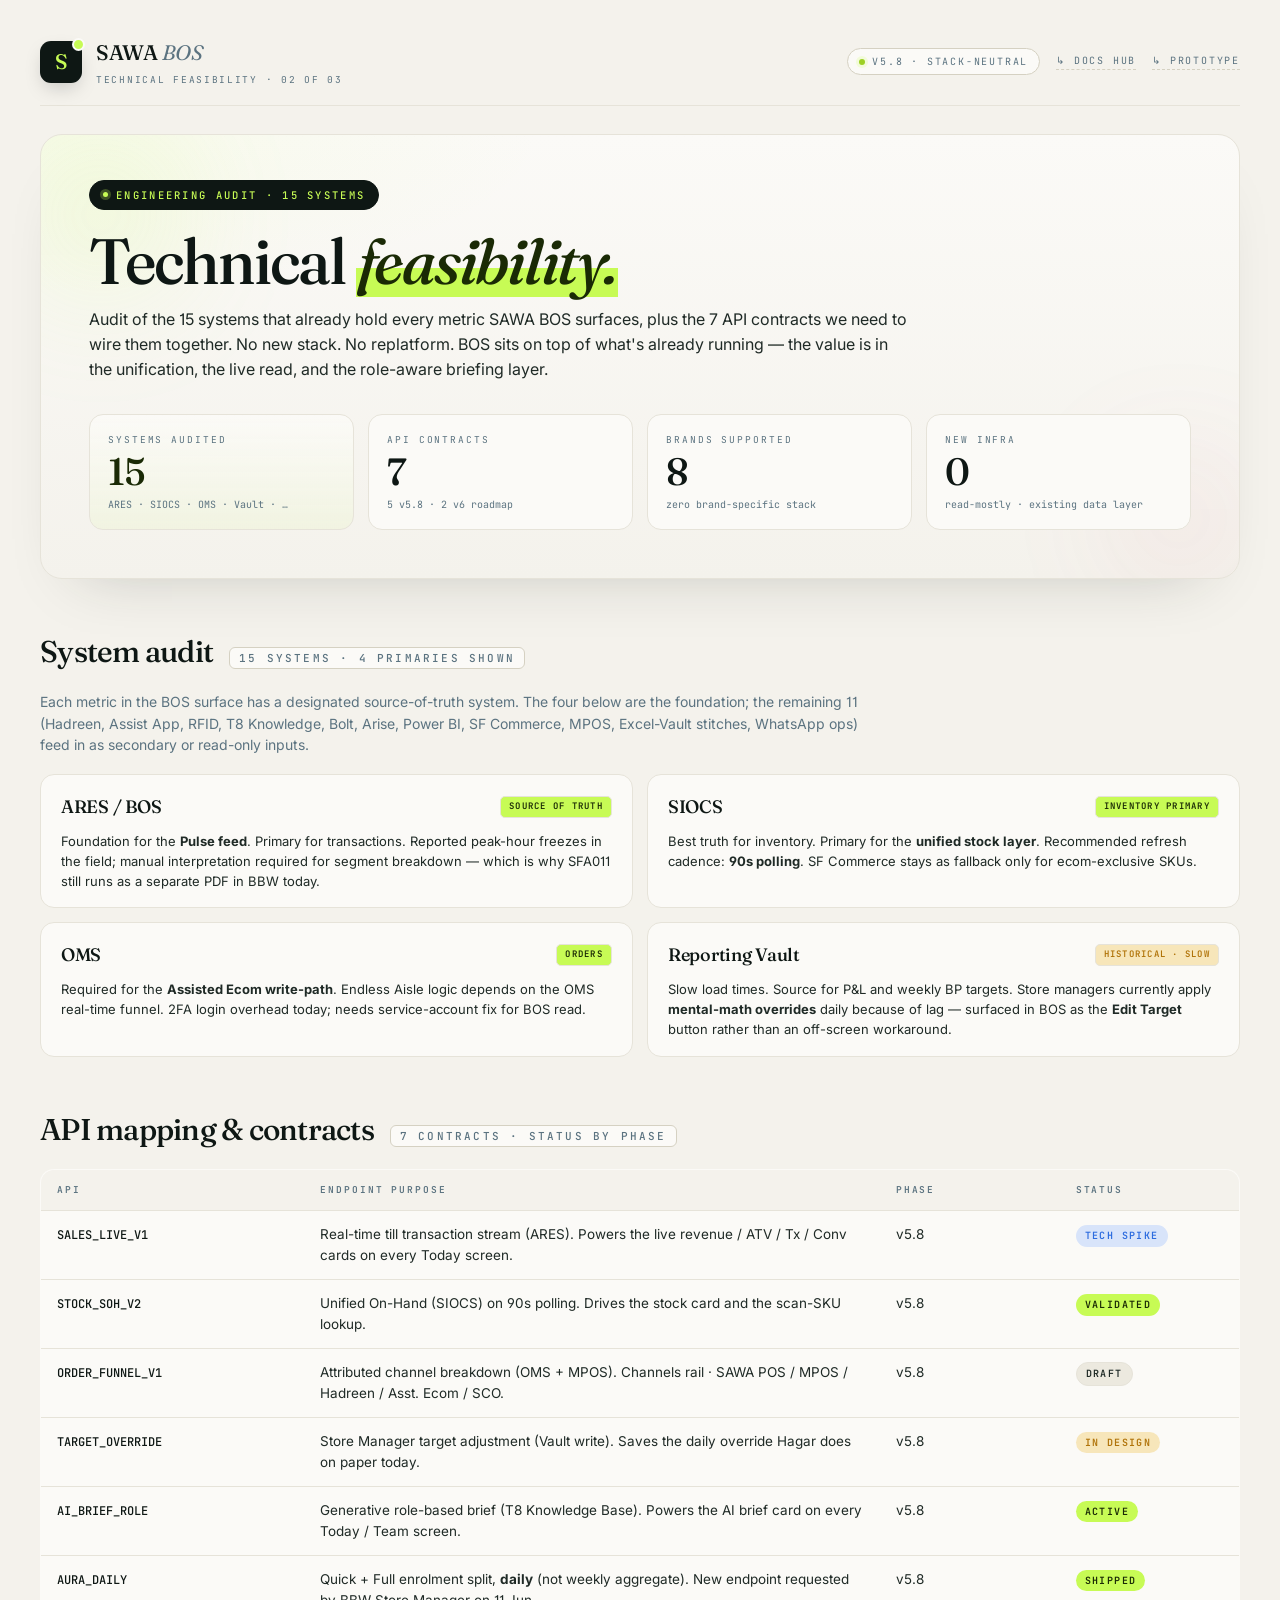
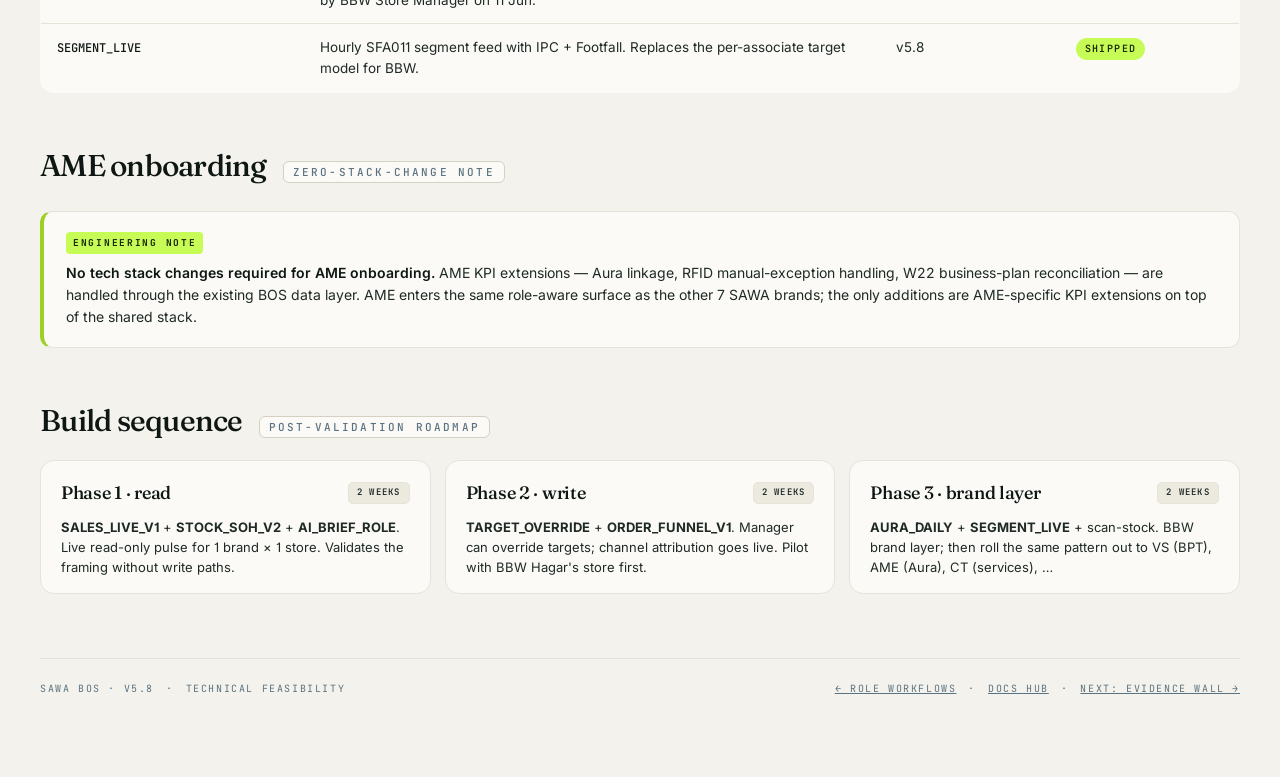
<file: docs/technical-feasibility.html>
<!doctype html>
<html lang="en">
<head>
<meta charset="utf-8" />
<meta name="viewport" content="width=device-width, initial-scale=1, viewport-fit=cover" />
<title>SAWA BOS · Technical Feasibility · v5.8</title>
<link rel="stylesheet" href="pack.css" />
</head>
<body>

<div class="pack-shell">

  <header class="pack-head">
    <a class="pack-brand" href="./">
      <div class="mono-logo">S</div>
      <div>
        <div class="t">SAWA <em>BOS</em></div>
        <div class="s">technical feasibility · 02 of 03</div>
      </div>
    </a>
    <div class="pack-meta">
      <span class="pill"><span class="dot"></span>v5.8 · stack-neutral</span>
      <a href="./">↳ docs hub</a>
      <a href="../">↳ prototype</a>
    </div>
  </header>

  <section class="pack-hero">
    <span class="eyebrow">Engineering audit · 15 systems</span>
    <h1 class="hero">Technical <em>feasibility.</em></h1>
    <p class="lede">
      Audit of the 15 systems that already hold every metric SAWA BOS surfaces, plus the 7 API contracts
      we need to wire them together. No new stack. No replatform. BOS sits on top of what's already
      running — the value is in the unification, the live read, and the role-aware briefing layer.
    </p>
    <div class="stat-row" style="margin-top:32px">
      <div class="stat lime"><div class="l">systems audited</div><div class="v">15</div><div class="s">ARES · SIOCS · OMS · Vault · …</div></div>
      <div class="stat"><div class="l">API contracts</div><div class="v">7</div><div class="s">5 v5.8 · 2 v6 roadmap</div></div>
      <div class="stat"><div class="l">brands supported</div><div class="v">8</div><div class="s">zero brand-specific stack</div></div>
      <div class="stat"><div class="l">new infra</div><div class="v">0</div><div class="s">read-mostly · existing data layer</div></div>
    </div>
  </section>

  <h2 class="section">System audit<span class="count">15 systems · 4 primaries shown</span></h2>
  <p class="lede muted" style="margin-bottom:18px">
    Each metric in the BOS surface has a designated source-of-truth system. The four below are the
    foundation; the remaining 11 (Hadreen, Assist App, RFID, T8 Knowledge, Bolt, Arise, Power BI,
    SF Commerce, MPOS, Excel-Vault stitches, WhatsApp ops) feed in as secondary or read-only inputs.
  </p>

  <div class="grid cols-2">

    <div class="sys-card">
      <div class="top"><h3>ARES / BOS</h3><span class="tag">source of truth</span></div>
      <p>Foundation for the <b>Pulse feed</b>. Primary for transactions. Reported peak-hour freezes in
      the field; manual interpretation required for segment breakdown — which is why SFA011 still
      runs as a separate PDF in BBW today.</p>
    </div>

    <div class="sys-card">
      <div class="top"><h3>SIOCS</h3><span class="tag">inventory primary</span></div>
      <p>Best truth for inventory. Primary for the <b>unified stock layer</b>. Recommended refresh
      cadence: <b>90s polling</b>. SF Commerce stays as fallback only for ecom-exclusive SKUs.</p>
    </div>

    <div class="sys-card">
      <div class="top"><h3>OMS</h3><span class="tag">orders</span></div>
      <p>Required for the <b>Assisted Ecom write-path</b>. Endless Aisle logic depends on the OMS
      real-time funnel. 2FA login overhead today; needs service-account fix for BOS read.</p>
    </div>

    <div class="sys-card">
      <div class="top"><h3>Reporting Vault</h3><span class="tag warn">historical · slow</span></div>
      <p>Slow load times. Source for P&amp;L and weekly BP targets. Store managers currently apply
      <b>mental-math overrides</b> daily because of lag — surfaced in BOS as the <b>Edit Target</b>
      button rather than an off-screen workaround.</p>
    </div>

  </div>

  <h2 class="section">API mapping &amp; contracts<span class="count">7 contracts · status by phase</span></h2>

  <table class="contract-table">
    <thead>
      <tr>
        <th style="width:22%">API</th>
        <th style="width:48%">Endpoint purpose</th>
        <th style="width:15%">Phase</th>
        <th style="width:15%">Status</th>
      </tr>
    </thead>
    <tbody>
      <tr>
        <td><span class="mono">SALES_LIVE_V1</span></td>
        <td>Real-time till transaction stream (ARES). Powers the live revenue / ATV / Tx / Conv cards on every Today screen.</td>
        <td>v5.8</td>
        <td><span class="status spike">Tech spike</span></td>
      </tr>
      <tr>
        <td><span class="mono">STOCK_SOH_V2</span></td>
        <td>Unified On-Hand (SIOCS) on 90s polling. Drives the stock card and the scan-SKU lookup.</td>
        <td>v5.8</td>
        <td><span class="status live">Validated</span></td>
      </tr>
      <tr>
        <td><span class="mono">ORDER_FUNNEL_V1</span></td>
        <td>Attributed channel breakdown (OMS + MPOS). Channels rail · SAWA POS / MPOS / Hadreen / Asst. Ecom / SCO.</td>
        <td>v5.8</td>
        <td><span class="status draft">Draft</span></td>
      </tr>
      <tr>
        <td><span class="mono">TARGET_OVERRIDE</span></td>
        <td>Store Manager target adjustment (Vault write). Saves the daily override Hagar does on paper today.</td>
        <td>v5.8</td>
        <td><span class="status design">In design</span></td>
      </tr>
      <tr>
        <td><span class="mono">AI_BRIEF_ROLE</span></td>
        <td>Generative role-based brief (T8 Knowledge Base). Powers the AI brief card on every Today / Team screen.</td>
        <td>v5.8</td>
        <td><span class="status live">Active</span></td>
      </tr>
      <tr>
        <td><span class="mono">AURA_DAILY</span></td>
        <td>Quick + Full enrolment split, <b>daily</b> (not weekly aggregate). New endpoint requested by BBW Store Manager on 11 Jun.</td>
        <td>v5.8</td>
        <td><span class="status live">Shipped</span></td>
      </tr>
      <tr>
        <td><span class="mono">SEGMENT_LIVE</span></td>
        <td>Hourly SFA011 segment feed with IPC + Footfall. Replaces the per-associate target model for BBW.</td>
        <td>v5.8</td>
        <td><span class="status live">Shipped</span></td>
      </tr>
    </tbody>
  </table>

  <h2 class="section">AME onboarding<span class="count">zero-stack-change note</span></h2>
  <div class="callout">
    <span class="lab">Engineering note</span>
    <p>
      <b>No tech stack changes required for AME onboarding.</b> AME KPI extensions —
      Aura linkage, RFID manual-exception handling, W22 business-plan reconciliation —
      are handled through the existing BOS data layer. AME enters the same role-aware surface
      as the other 7 SAWA brands; the only additions are AME-specific KPI extensions on top of the
      shared stack.
    </p>
  </div>

  <h2 class="section">Build sequence<span class="count">post-validation roadmap</span></h2>
  <div class="grid cols-3">
    <div class="sys-card">
      <div class="top"><h3>Phase 1 · read</h3><span class="tag soft">2 weeks</span></div>
      <p><b>SALES_LIVE_V1</b> + <b>STOCK_SOH_V2</b> + <b>AI_BRIEF_ROLE</b>. Live read-only pulse for 1 brand × 1 store. Validates the framing without write paths.</p>
    </div>
    <div class="sys-card">
      <div class="top"><h3>Phase 2 · write</h3><span class="tag soft">2 weeks</span></div>
      <p><b>TARGET_OVERRIDE</b> + <b>ORDER_FUNNEL_V1</b>. Manager can override targets; channel attribution goes live. Pilot with BBW Hagar's store first.</p>
    </div>
    <div class="sys-card">
      <div class="top"><h3>Phase 3 · brand layer</h3><span class="tag soft">2 weeks</span></div>
      <p><b>AURA_DAILY</b> + <b>SEGMENT_LIVE</b> + scan-stock. BBW brand layer; then roll the same pattern out to VS (BPT), AME (Aura), CT (services), …</p>
    </div>
  </div>

  <footer class="pack-foot">
    <div class="l"><span>SAWA BOS · v5.8</span><span>·</span><span>Technical feasibility</span></div>
    <div class="r">
      <span><a href="role-workflows.html" style="color:var(--ink-3); text-decoration:underline">← role workflows</a></span>
      <span>·</span>
      <span><a href="./" style="color:var(--ink-3); text-decoration:underline">docs hub</a></span>
      <span>·</span>
      <span><a href="evidence-wall.html" style="color:var(--ink-3); text-decoration:underline">next: evidence wall →</a></span>
    </div>
  </footer>

</div>

</body>
</html>
</file>
<file: docs/pack.css>
/* ════════════════════════════════════════════════════════════════
   SAWA BOS · Documentation pack · shared design system
   matches /slides aesthetic · warm paper · Fraunces / Inter / Mono
   ════════════════════════════════════════════════════════════════ */
@import url('https://fonts.googleapis.com/css2?family=Fraunces:ital,opsz,wght@0,9..144,400;0,9..144,500;0,9..144,600;1,9..144,500&family=Inter:wght@400;500;600;700&family=JetBrains+Mono:wght@400;500;600&display=swap');

:root {
  /* Warm editorial paper palette · identical to /slides */
  --paper:        #FBFAF7;
  --paper-2:      #F4F2EC;
  --paper-3:      #ECE9DF;
  --paper-4:      #E2DECF;
  --line:         #E6E3D9;
  --line-2:       #D5D1C2;
  --line-3:       #B9B5A5;
  /* Ink */
  --ink:          #0E1714;
  --ink-2:        #1F2A26;
  --ink-3:        #5B7380;
  --ink-4:        #8B9B97;
  --ink-5:        #B1BDB8;
  /* Accents */
  --lime:         #C7FB55;
  --lime-2:       #B3F03A;
  --lime-3:       #9DD025;
  --lime-ink:     #1A2A05;
  /* Semantic */
  --pos:          #0F6B4E;
  --pos-soft:     #D6EDDE;
  --neg:          #BE3A3A;
  --neg-soft:     #F6D8D5;
  --warn:         #B07309;
  --warn-soft:    #F7E6BA;
  --blue:         #2D6CDF;
  --blue-soft:    #D8E4FA;
  --rose:         #D8527C;
  --rose-soft:    #F8D9E3;
  /* Cornerstone (Evidence wall) */
  --c1:           var(--lime-3);
  --c1-soft:      rgba(199,251,85,.16);
  --c2:           var(--rose);
  --c2-soft:      var(--rose-soft);
  --c3:           var(--blue);
  --c3-soft:      var(--blue-soft);
  --c4:           var(--ink);
  --c4-soft:      var(--paper-3);
}

* { box-sizing: border-box; margin: 0; padding: 0; }
html, body {
  font-family: 'Inter', -apple-system, system-ui, sans-serif;
  background: var(--paper-2);
  color: var(--ink);
  line-height: 1.55;
  -webkit-font-smoothing: antialiased;
  font-feature-settings: 'ss01','cv01';
}
@keyframes pulse { 0%,100%{opacity:1;transform:scale(1)} 50%{opacity:.5;transform:scale(.7)} }
@keyframes drift-1 { 0%,100%{transform:translate(0,0)} 50%{transform:translate(70px,40px)} }
@keyframes drift-2 { 0%,100%{transform:translate(0,0)} 50%{transform:translate(-60px,-30px)} }

/* ── Page chrome (header + footer) ─────────────────────────── */
.pack-shell {
  max-width: 1280px;
  margin: 0 auto;
  padding: 36px 40px 80px;
  position: relative;
}
.pack-head {
  display: flex; justify-content: space-between; align-items: center;
  padding-bottom: 18px;
  border-bottom: 1px solid var(--line);
  margin-bottom: 28px;
}
.pack-brand { display: inline-flex; align-items: center; gap: 14px; text-decoration: none; color: inherit; }
.mono-logo {
  width: 42px; height: 42px; border-radius: 11px;
  background: var(--ink); color: var(--lime);
  display: grid; place-items: center;
  font-family: 'Fraunces', serif; font-weight: 500; font-size: 21px;
  position: relative; box-shadow: 0 8px 20px -6px rgba(15,20,23,.25);
}
.mono-logo::after {
  content: ''; position: absolute; right: -3px; top: -3px;
  width: 9px; height: 9px; border-radius: 50%;
  background: var(--lime); border: 2px solid var(--paper);
  animation: pulse 2s ease-in-out infinite;
}
.pack-brand .t {
  font-family: 'Fraunces', serif; font-weight: 500; font-size: 21px;
  letter-spacing: -.02em; color: var(--ink);
}
.pack-brand .t em { font-style: italic; color: var(--ink-3); font-weight: 400; }
.pack-brand .s {
  font-family: 'JetBrains Mono', monospace; font-size: 9.5px;
  color: var(--ink-3); text-transform: uppercase; letter-spacing: .18em;
  margin-top: 4px;
}
.pack-meta {
  display: inline-flex; align-items: center; gap: 16px;
  font-family: 'JetBrains Mono', monospace; font-size: 10px;
  text-transform: uppercase; letter-spacing: .18em;
  color: var(--ink-3);
}
.pack-meta .pill {
  display: inline-flex; align-items: center; gap: 7px;
  padding: 5px 11px; border-radius: 999px;
  background: var(--paper); border: 1px solid var(--line-2);
}
.pack-meta .pill .dot {
  width: 6px; height: 6px; border-radius: 50%;
  background: var(--lime-3);
  box-shadow: 0 0 0 3px rgba(199,251,85,.18);
  animation: pulse 1.6s ease-in-out infinite;
}
.pack-meta a {
  color: var(--ink-3); text-decoration: none;
  border-bottom: 1px dashed var(--line-2); padding-bottom: 1px;
  transition: color .15s, border-color .15s;
}
.pack-meta a:hover { color: var(--ink); border-color: var(--ink-3); }

.pack-foot {
  margin-top: 64px;
  padding-top: 22px;
  border-top: 1px solid var(--line);
  display: flex; justify-content: space-between; align-items: center; gap: 16px;
  flex-wrap: wrap;
  font-family: 'JetBrains Mono', monospace; font-size: 10px;
  color: var(--ink-3); text-transform: uppercase; letter-spacing: .16em;
}
.pack-foot .l, .pack-foot .r { display: inline-flex; align-items: center; gap: 12px; }

/* ── Hero block ───────────────────────────────────────────── */
.pack-hero {
  background:
    radial-gradient(70% 60% at 0% 0%, rgba(199,251,85,.08) 0%, transparent 60%),
    linear-gradient(180deg, var(--paper) 0%, var(--paper-2) 100%);
  border: 1px solid var(--line);
  border-radius: 22px;
  padding: 44px 48px 40px;
  position: relative;
  overflow: hidden;
  margin-bottom: 36px;
  box-shadow: 0 30px 60px -40px rgba(35,40,30,.25);
}
.pack-hero::before {
  content: ''; position: absolute;
  left: -100px; top: -80px;
  width: 320px; height: 320px; border-radius: 50%;
  background: radial-gradient(closest-side, rgba(199,251,85,.5), transparent 70%);
  filter: blur(60px); opacity: .5; pointer-events: none;
  animation: drift-1 18s ease-in-out infinite;
}
.pack-hero::after {
  content: ''; position: absolute;
  right: -80px; bottom: -80px;
  width: 280px; height: 280px; border-radius: 50%;
  background: radial-gradient(closest-side, rgba(216,82,124,.22), transparent 70%);
  filter: blur(60px); opacity: .55; pointer-events: none;
  animation: drift-2 22s ease-in-out infinite;
}
.pack-hero > * { position: relative; z-index: 1; }

.eyebrow {
  display: inline-flex; align-items: center; gap: 8px;
  font-family: 'JetBrains Mono', monospace; font-size: 10.5px;
  text-transform: uppercase; letter-spacing: .22em; font-weight: 500;
  padding: 6px 13px; border-radius: 999px;
  background: var(--ink); color: var(--lime);
  border: 1px solid var(--ink);
}
.eyebrow::before {
  content: ''; width: 5px; height: 5px; border-radius: 50%;
  background: var(--lime); box-shadow: 0 0 0 3px rgba(199,251,85,.25);
  animation: pulse 1.4s ease-in-out infinite;
}
.eyebrow.soft {
  background: var(--paper-3); color: var(--ink-2); border-color: var(--line);
}
.eyebrow.soft::before { background: var(--lime-3); }
.eyebrow.danger { background: var(--neg); color: #fff; border-color: var(--neg); }
.eyebrow.danger::before { background: #fff; box-shadow: 0 0 0 3px rgba(255,255,255,.25); }

h1.hero {
  font-family: 'Fraunces', serif; font-weight: 500;
  font-size: 64px; line-height: 1.02; letter-spacing: -.035em;
  margin: 18px 0 14px; color: var(--ink);
}
h1.hero em {
  font-style: italic; font-weight: 500;
  color: var(--lime-ink);
  background: linear-gradient(180deg, transparent 60%, var(--lime) 60% 96%, transparent 96%);
  padding: 0 2px;
}
h2.section {
  font-family: 'Fraunces', serif; font-weight: 500;
  font-size: 30px; letter-spacing: -.025em; line-height: 1.1;
  margin: 56px 0 22px; color: var(--ink);
  display: flex; align-items: baseline; gap: 16px;
}
h2.section em { font-style: italic; color: var(--ink-3); font-weight: 400; }
h2.section .count {
  font-family: 'JetBrains Mono', monospace; font-size: 11px;
  font-weight: 500; color: var(--ink-3);
  text-transform: uppercase; letter-spacing: .2em;
  padding: 4px 9px; border-radius: 6px;
  background: var(--paper); border: 1px solid var(--line-2);
}
.lede {
  font-family: 'Inter', sans-serif; font-size: 16px;
  line-height: 1.55; color: var(--ink-2);
  max-width: 820px; margin-top: 4px;
}
.lede.muted { color: var(--ink-3); font-size: 14px; }

/* ── Stat row ─────────────────────────────────────────────── */
.stat-row {
  display: grid; grid-template-columns: repeat(4, 1fr); gap: 14px;
  margin: 28px 0 8px;
}
.stat {
  background: var(--paper);
  border: 1px solid var(--line);
  border-radius: 14px;
  padding: 18px 18px 16px;
  display: flex; flex-direction: column; gap: 6px;
  position: relative; overflow: hidden;
  transition: transform .12s, border-color .12s;
}
.stat:hover { transform: translateY(-2px); border-color: var(--lime-3); }
.stat .l {
  font-family: 'JetBrains Mono', monospace; font-size: 9.5px;
  text-transform: uppercase; letter-spacing: .2em; color: var(--ink-3);
}
.stat .v {
  font-family: 'Fraunces', serif; font-weight: 500;
  font-size: 38px; letter-spacing: -.02em; line-height: 1; color: var(--ink);
}
.stat .s {
  font-family: 'JetBrains Mono', monospace; font-size: 10px;
  color: var(--ink-3); letter-spacing: 0;
}
.stat.lime .v { color: var(--lime-ink); }
.stat.lime { background: linear-gradient(180deg, var(--paper) 0%, rgba(199,251,85,.08) 100%); }
@media (max-width: 920px) { .stat-row { grid-template-columns: 1fr 1fr; } }

/* ── Legend ───────────────────────────────────────────────── */
.legend {
  display: flex; gap: 18px; flex-wrap: wrap;
  font-family: 'JetBrains Mono', monospace; font-size: 10px;
  text-transform: uppercase; letter-spacing: .14em;
  color: var(--ink-3); margin: 8px 0 32px;
}
.legend span { display: inline-flex; align-items: center; gap: 8px; }
.legend i { width: 9px; height: 9px; border-radius: 50%; }
.legend i.c1 { background: var(--c1); }
.legend i.c2 { background: var(--c2); }
.legend i.c3 { background: var(--c3); }
.legend i.c4 { background: var(--c4); }

/* ── Generic card grid ────────────────────────────────────── */
.grid {
  display: grid; gap: 14px;
}
.grid.cols-2 { grid-template-columns: 1fr 1fr; }
.grid.cols-3 { grid-template-columns: repeat(3, 1fr); }
.grid.cols-auto { grid-template-columns: repeat(auto-fill, minmax(340px, 1fr)); }
@media (max-width: 820px) {
  .grid.cols-2, .grid.cols-3, .grid.cols-auto { grid-template-columns: 1fr; }
}

/* ── Role card ────────────────────────────────────────────── */
.role-card {
  background: var(--paper);
  border: 1px solid var(--line);
  border-radius: 16px;
  padding: 22px 24px 20px;
  display: flex; flex-direction: column; gap: 14px;
  box-shadow: 0 6px 18px -10px rgba(35,40,30,.10);
  transition: transform .12s, border-color .12s, box-shadow .12s;
  position: relative; overflow: hidden;
}
.role-card:hover {
  transform: translateY(-2px);
  border-color: var(--lime-3);
  box-shadow: 0 12px 26px -14px rgba(35,40,30,.18);
}
.role-card::before {
  content: ''; position: absolute; left: 0; top: 0; bottom: 0; width: 3px;
  background: linear-gradient(180deg, var(--ink), #555);
}
.role-card h3 {
  font-family: 'Fraunces', serif; font-weight: 500;
  font-size: 26px; letter-spacing: -.02em; color: var(--ink);
}
.role-card .meta {
  font-family: 'JetBrains Mono', monospace; font-size: 9.5px;
  text-transform: uppercase; letter-spacing: .2em;
  color: var(--ink-3);
}
.perm-rail {
  display: flex; flex-wrap: wrap; gap: 6px;
  padding: 12px 0;
  border-top: 1px dashed var(--line);
  border-bottom: 1px dashed var(--line);
}
.perm-pill {
  display: inline-flex; align-items: center;
  font-family: 'JetBrains Mono', monospace; font-size: 9.5px;
  color: var(--lime-ink); background: var(--lime);
  padding: 4px 9px; border-radius: 6px;
  text-transform: uppercase; letter-spacing: .14em; font-weight: 600;
}
.action-list { list-style: none; display: flex; flex-direction: column; gap: 8px; }
.action-item {
  display: flex; gap: 10px; align-items: flex-start;
  font-size: 13.5px; line-height: 1.5; color: var(--ink-2);
}
.action-item::before {
  content: '→'; color: var(--lime-3); font-weight: 700;
  font-family: 'JetBrains Mono', monospace; flex-shrink: 0;
  margin-top: 1px;
}

/* ── System card (tech feasibility) ───────────────────────── */
.sys-card {
  background: var(--paper);
  border: 1px solid var(--line);
  border-radius: 14px;
  padding: 18px 20px 16px;
  display: flex; flex-direction: column; gap: 10px;
  transition: transform .12s, border-color .12s;
}
.sys-card:hover { transform: translateY(-2px); border-color: var(--lime-3); }
.sys-card .top {
  display: flex; justify-content: space-between; align-items: center;
  gap: 10px;
}
.sys-card .top h3 {
  font-family: 'Fraunces', serif; font-weight: 500;
  font-size: 18px; letter-spacing: -.015em; color: var(--ink);
}
.sys-card .tag {
  font-family: 'JetBrains Mono', monospace; font-size: 9px;
  color: var(--lime-ink); background: var(--lime);
  padding: 3px 8px; border-radius: 5px;
  text-transform: uppercase; letter-spacing: .14em; font-weight: 600;
  white-space: nowrap;
}
.sys-card .tag.soft { background: var(--paper-3); color: var(--ink-2); border: 1px solid var(--line); }
.sys-card .tag.warn { background: var(--warn-soft); color: var(--warn); }
.sys-card .tag.rose { background: var(--rose-soft); color: var(--rose); }
.sys-card p {
  font-size: 13px; line-height: 1.55; color: var(--ink-2);
}

/* ── Contract table ───────────────────────────────────────── */
.contract-table {
  width: 100%;
  border-collapse: collapse;
  background: var(--paper);
  border-radius: 14px;
  overflow: hidden;
  border: 1px solid var(--line);
  margin-top: 4px;
}
.contract-table th, .contract-table td {
  padding: 13px 16px; text-align: left; vertical-align: top;
  border-bottom: 1px solid var(--line);
}
.contract-table th {
  font-family: 'JetBrains Mono', monospace; font-size: 9.5px;
  text-transform: uppercase; letter-spacing: .2em; color: var(--ink-3);
  background: var(--paper-2);
  font-weight: 600;
}
.contract-table td { font-size: 13.5px; color: var(--ink-2); }
.contract-table .mono {
  font-family: 'JetBrains Mono', monospace; font-size: 12px;
  color: var(--ink); font-weight: 500;
}
.contract-table .status {
  display: inline-flex; align-items: center; gap: 6px;
  font-family: 'JetBrains Mono', monospace; font-size: 10px;
  padding: 3px 9px; border-radius: 999px;
  text-transform: uppercase; letter-spacing: .14em; font-weight: 600;
}
.contract-table .status.live { background: var(--lime); color: var(--lime-ink); }
.contract-table .status.draft { background: var(--paper-3); color: var(--ink-2); border: 1px solid var(--line); }
.contract-table .status.spike { background: var(--blue-soft); color: var(--blue); }
.contract-table .status.design { background: var(--warn-soft); color: var(--warn); }
.contract-table tbody tr:hover { background: rgba(199,251,85,.06); }

/* ── Callout box ──────────────────────────────────────────── */
.callout {
  background: var(--paper);
  border: 1px solid var(--line);
  border-left: 4px solid var(--lime-3);
  border-radius: 12px;
  padding: 18px 22px;
  margin-top: 28px;
  font-size: 14px; line-height: 1.6; color: var(--ink-2);
}
.callout b, .callout strong {
  color: var(--ink); font-weight: 600;
}
.callout .lab {
  display: inline-block;
  font-family: 'JetBrains Mono', monospace; font-size: 9.5px;
  color: var(--lime-ink); background: var(--lime);
  padding: 3px 7px; border-radius: 4px;
  text-transform: uppercase; letter-spacing: .18em; font-weight: 700;
  margin-bottom: 8px;
}

/* ── Evidence card ────────────────────────────────────────── */
.ev-card {
  background: var(--paper);
  border: 1px solid var(--line);
  border-radius: 14px;
  padding: 16px 18px 14px;
  position: relative; overflow: hidden;
  display: flex; flex-direction: column; gap: 8px;
  transition: transform .12s, border-color .12s, box-shadow .12s;
}
.ev-card:hover {
  transform: translateY(-2px);
  border-color: var(--lime-3);
  box-shadow: 0 12px 24px -14px rgba(35,40,30,.18);
}
.ev-card::before {
  content: ''; position: absolute; left: 0; top: 0; bottom: 0; width: 3px;
  background: var(--c1);
}
.ev-card[data-c='1']::before { background: var(--c1); }
.ev-card[data-c='2']::before { background: var(--c2); }
.ev-card[data-c='3']::before { background: var(--c3); }
.ev-card[data-c='4']::before { background: var(--c4); }
.ev-card .id {
  position: absolute; top: 14px; right: 16px;
  font-family: 'JetBrains Mono', monospace; font-size: 10px; font-weight: 700;
  letter-spacing: .08em; color: var(--ink-3);
}
.ev-card[data-c='1'] .id { color: var(--lime-3); }
.ev-card[data-c='2'] .id { color: var(--rose); }
.ev-card[data-c='3'] .id { color: var(--blue); }
.ev-card[data-c='4'] .id { color: var(--ink); }
.ev-card .type {
  font-family: 'JetBrains Mono', monospace; font-size: 9.5px;
  text-transform: uppercase; letter-spacing: .16em; color: var(--ink-3);
  margin-right: 56px;
}
.ev-card h4 {
  font-family: 'Fraunces', serif; font-weight: 500;
  font-size: 16.5px; letter-spacing: -.01em; color: var(--ink);
  margin-right: 56px; line-height: 1.2;
}
.ev-card .body {
  font-size: 12.5px; line-height: 1.55; color: var(--ink-2);
}
.ev-card .body em {
  display: block;
  font-family: 'Fraunces', serif; font-style: italic; font-weight: 400;
  font-size: 13.5px; line-height: 1.5; color: var(--ink);
  border-left: 2px solid var(--lime-3);
  padding: 6px 0 6px 12px;
  margin: 6px 0 8px;
}
.ev-card .meta {
  margin-top: 8px;
  display: flex; flex-wrap: wrap; gap: 5px;
}
.tag {
  display: inline-flex; align-items: center;
  font-family: 'JetBrains Mono', monospace; font-size: 9px;
  padding: 3px 8px; border-radius: 5px;
  text-transform: uppercase; letter-spacing: .12em; font-weight: 600;
  background: var(--paper-2); border: 1px solid var(--line);
  color: var(--ink-3);
}
.tag.role     { color: var(--lime-ink); background: var(--lime); border-color: var(--lime); }
.tag.system   { color: var(--blue);     background: var(--blue-soft); border-color: var(--blue-soft); }
.tag.workflow { color: var(--ink);      background: var(--paper-3); }
.tag.un       { color: var(--rose);     background: var(--rose-soft); border-color: var(--rose-soft); font-weight: 700; }
.tag.c1       { color: var(--lime-ink); background: var(--lime); border-color: var(--lime); font-weight: 700; }
.tag.c2       { color: #fff;            background: var(--rose); border-color: var(--rose); font-weight: 700; }
.tag.c3       { color: #fff;            background: var(--blue); border-color: var(--blue); font-weight: 700; }
.tag.c4       { color: var(--lime);     background: var(--ink); border-color: var(--ink); font-weight: 700; }

/* ── Doc hub link cards ───────────────────────────────────── */
.links-grid {
  display: grid; grid-template-columns: 1fr 1fr; gap: 14px;
}
@media (max-width: 820px) { .links-grid { grid-template-columns: 1fr; } }
.lk {
  background: var(--paper);
  border: 1px solid var(--line-2);
  border-radius: 16px; padding: 22px 24px 20px;
  text-decoration: none; color: inherit;
  transition: transform .15s, border-color .15s, background .15s, box-shadow .15s;
  display: flex; flex-direction: column; gap: 6px;
  position: relative; overflow: hidden;
}
.lk:hover {
  transform: translateY(-3px);
  border-color: var(--lime-3);
  background: linear-gradient(180deg, var(--paper) 0%, rgba(199,251,85,.06) 100%);
  box-shadow: 0 14px 28px -16px rgba(35,40,30,.20);
}
.lk .lab {
  font-family: 'JetBrains Mono', monospace; font-size: 9.5px;
  color: var(--lime-ink); background: var(--lime);
  display: inline-block; padding: 3px 8px; border-radius: 5px;
  text-transform: uppercase; letter-spacing: .2em; font-weight: 700;
  align-self: flex-start;
}
.lk .t {
  font-family: 'Fraunces', serif; font-size: 22px; font-weight: 500;
  letter-spacing: -.015em; color: var(--ink); line-height: 1.2;
  margin-top: 6px;
}
.lk .t em { font-style: italic; color: var(--ink-3); font-weight: 400; }
.lk .d {
  font-size: 13px; line-height: 1.5; color: var(--ink-2);
  margin-top: 2px;
}
.lk .u {
  margin-top: 6px;
  font-family: 'JetBrains Mono', monospace; font-size: 10.5px;
  color: var(--ink-3); text-transform: none; letter-spacing: 0;
  word-break: break-all;
}

/* ── Responsive ───────────────────────────────────────────── */
@media (max-width: 720px) {
  .pack-shell { padding: 24px 18px 60px; }
  .pack-head { flex-direction: column; align-items: flex-start; gap: 14px; }
  h1.hero { font-size: 44px; }
  h2.section { font-size: 24px; }
  .pack-hero { padding: 30px 24px 28px; }
}

@media print {
  body { background: #fff; }
  .pack-shell { max-width: 100%; padding: 24px; }
  .role-card, .sys-card, .ev-card, .stat, .lk { break-inside: avoid; }
}

/* ── Accessibility (v5.8 patch) ─────────────────────────────── */
@media (prefers-reduced-motion: reduce) {
  *, *::before, *::after {
    animation-duration: 0.01ms !important;
    animation-iteration-count: 1 !important;
    transition-duration: 0.01ms !important;
    scroll-behavior: auto !important;
  }
}
:focus-visible {
  outline: 2px solid var(--lime-3, #9CE600);
  outline-offset: 2px;
  border-radius: 4px;
}
:focus:not(:focus-visible) { outline: none; }
</file>
